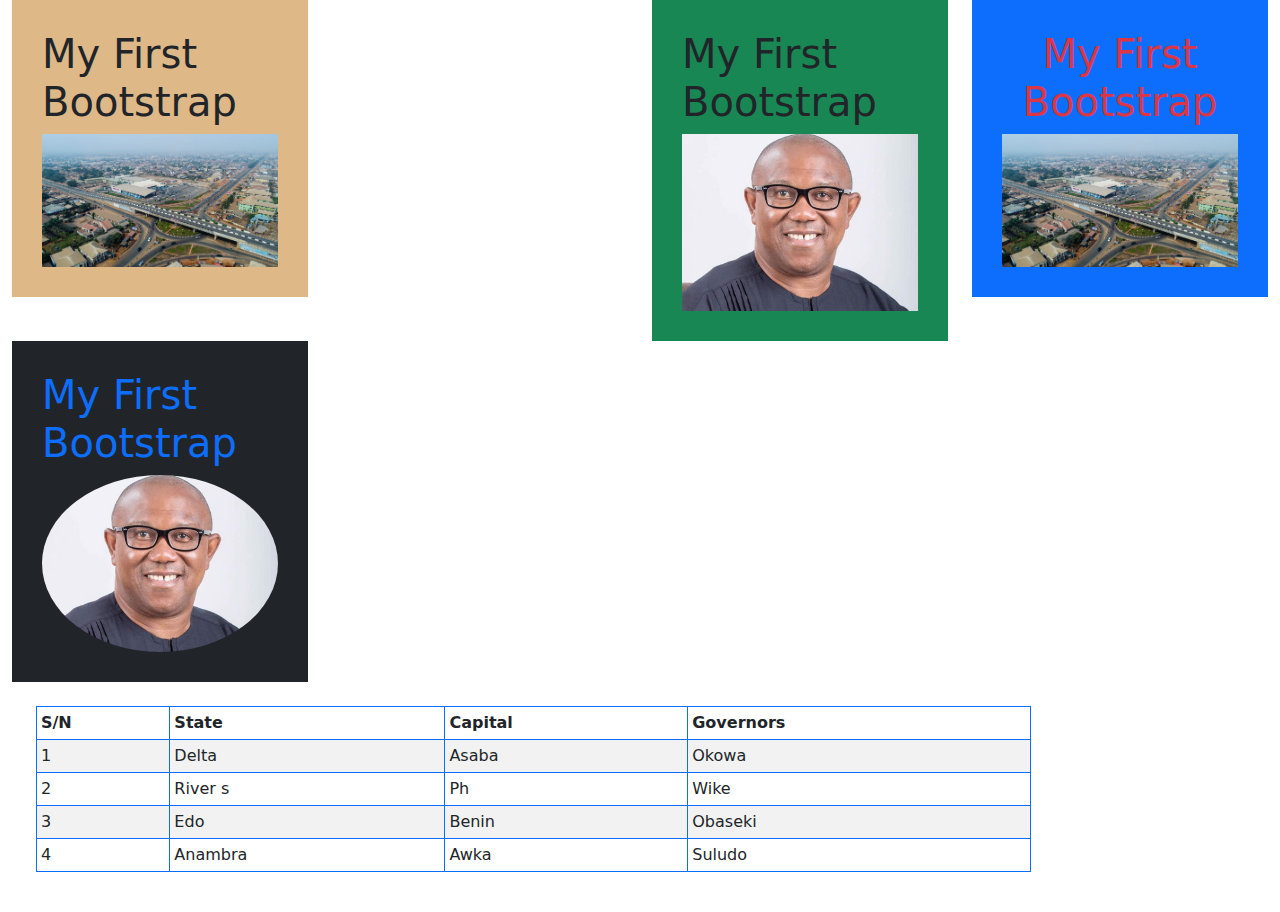
<file: Index.html>
<!DOCTYPE html>
<html lang="en">
<head>
    <meta charset="UTF-8">
    <meta http-equiv="X-UA-Compatible" content="IE=edge">
    <meta name="viewport" content="width=device-width, initial-scale=1.0">
    <title>Document</title>
   <!-- CSS only
<link href="https://cdn.jsdelivr.net/npm/bootstrap@5.2.2/dist/css/bootstrap.min.css" rel="stylesheet" integrity="sha384-Zenh87qX5JnK2Jl0vWa8Ck2rdkQ2Bzep5IDxbcnCeuOxjzrPF/et3URy9Bv1WTRi" crossorigin="anonymous"> -->
<link rel="stylesheet" href="css/bootstrap.min.css"/>
<link rel="stylesheet" href="style.css"/>
</head>

<body>
    <div class="container-fluid">
        <div class="row">
            <div class="col-md-6 col-sm-12 col-lg-3">
                <div class="box">
                 <h1> My First Bootstrap</h1>
                 <img class="img-fluid" src="Images/asaba.jpg">
                 </div>
            </div>

            <div class="col-md-6 offset-md-3 col-sm-12 col-lg-3">
             <div class="box bg-success">
                <h1> My First Bootstrap</h1>
                <img class="img-fluid" src="Images/obi.jpg">
             </div>
             </div>

            <div class="col-md-6 col-sm-12 col-lg-3">
             <div class="box bg-primary">
                <h1 class="text-danger text-md-center"> My First Bootstrap</h1>
                <img class="img-fluid" src="Images/asaba.jpg">
             </div>
            </div>

            <div class="col-md-6 col-sm-12 col-lg-3">
                <div class="box bg-dark">
                   <h1 class="text-primary text-md-left"> My First Bootstrap</h1>
                   <img class="img-fluid  rounded-circle" src="Images/obi.jpg">
                </div>
                </div>

        </div>


   <div class="row">
        <div class="col-10">
            <div class="p-4">
             <table class="table table-striped table-hover table-bordered border-primary table-responsive table-sm"> 
                <thead>
                     <tr> 
                          <th> S/N</th>
                          <th>State</th>
                          <th>Capital</th>
                          <th> Governors</th>
                    </tr>
            </thead>
            <tbody> 
              <tr> <td>1</td> <td> Delta </td> <td>Asaba</td> <td> Okowa</td>
              </tr>
              <tr> <td>2</td> <td> River                                                                                                                                                                                                                                                                                                                                                                                                                                                                                                                                                                                                                                                                                                                                                                                                                                                                                                                                                                                                                                                                                                                                                                                                                                                                                                                                                                                                                                                                                                                                                                                                                                                                                                                                                                                                                                                                                                                                                                                                                                                                                                                                                                                                                                                                                                                                                                                                                                                                                                                                                                                                                                                                                                                                                                                                                                                                                                                                                                                                s </td> <td>Ph</td> <td> Wike</td>
                <tr> <td>3</td> <td> Edo </td> <td>Benin</td> <td> Obaseki</td>
                  <tr> <td>4</td> <td> Anambra </td> <td>Awka</td> <td> Suludo</td>

    
            </tbody>
            </table>
            </div>
        </div>
    </div>






        <!-- <div class="row">
            <div class="col-4">
                <div class="box">
                    <h1>Bad Man Living</h1>
                </div>
            </div>
        

    
            <div class="col-5">
                <div class="box">
                    <h1>Living</h1>
                </div>
            </div>
        

    
            <div class="col-3">
                <div class="box">
                    <h1>Bad Man</h1>
                </div>
            </div>
        </div>







    </div> -->












<!-- JavaScript Bundle with Popper
<script src="https://cdn.jsdelivr.net/npm/bootstrap@5.2.2/dist/js/bootstrap.bundle.min.js" integrity="sha384-OERcA2EqjJCMA+/3y+gxIOqMEjwtxJY7qPCqsdltbNJuaOe923+mo//f6V8Qbsw3" crossorigin="anonymous"></script> -->
<script>src="js/bootsrap.min.js"</script>
</body>
</html>
</file>
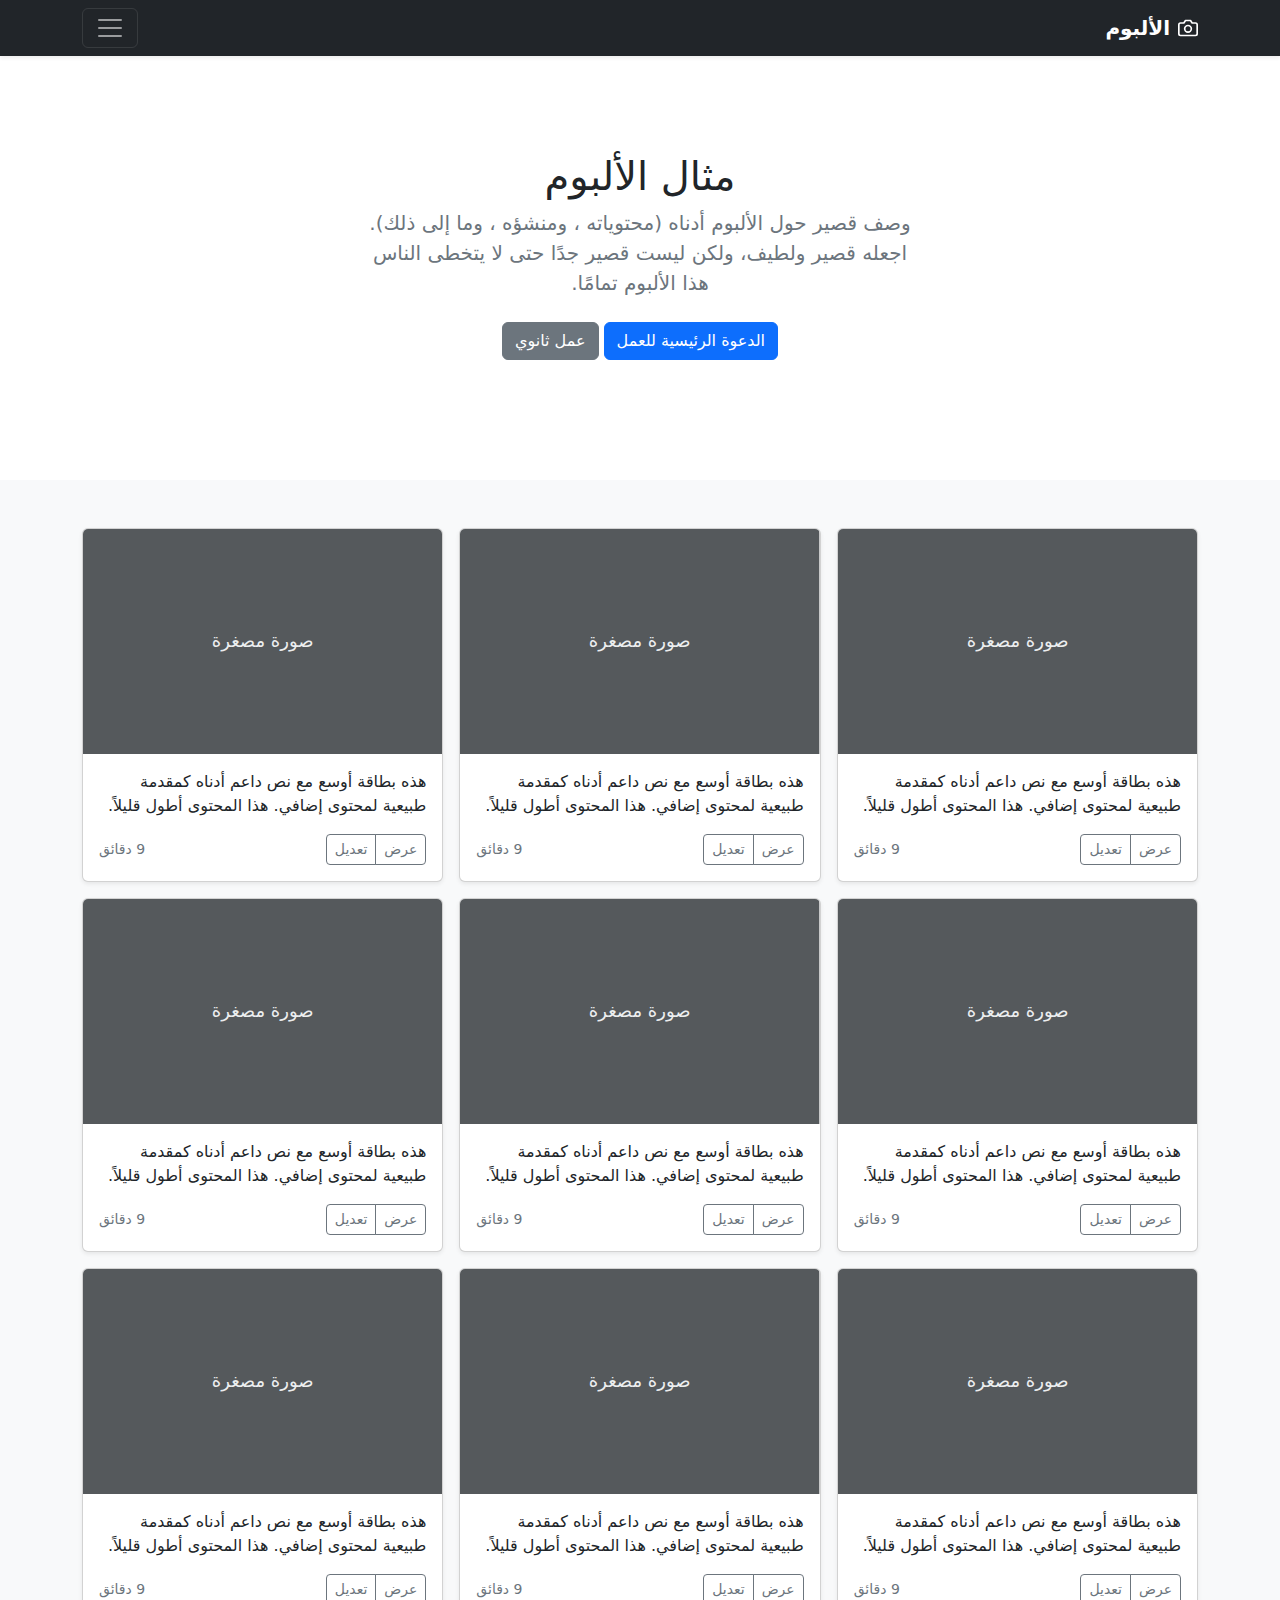
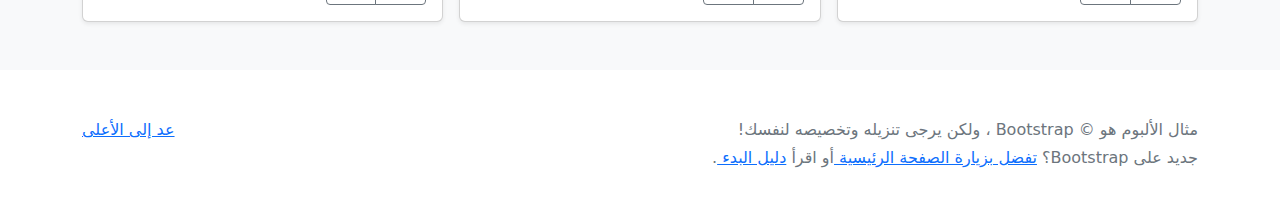
<file: bootstrap-5.2.2-examples/bootstrap-5.2.2-examples/album-rtl/index.html>
<!doctype html>
<html lang="ar" dir="rtl">
  <head>
    <meta charset="utf-8">
    <meta name="viewport" content="width=device-width, initial-scale=1">
    <meta name="description" content="">
    <meta name="author" content="Mark Otto, Jacob Thornton, and Bootstrap contributors">
    <meta name="generator" content="Hugo 0.104.2">
    <title>مثال الألبوم · Bootstrap v5.2</title>

    <link rel="canonical" href="https://getbootstrap.com/docs/5.2/examples/album-rtl/">

    

    

<link href="../assets/dist/css/bootstrap.rtl.min.css" rel="stylesheet">

    <style>
      .bd-placeholder-img {
        font-size: 1.125rem;
        text-anchor: middle;
        -webkit-user-select: none;
        -moz-user-select: none;
        user-select: none;
      }

      @media (min-width: 768px) {
        .bd-placeholder-img-lg {
          font-size: 3.5rem;
        }
      }

      .b-example-divider {
        height: 3rem;
        background-color: rgba(0, 0, 0, .1);
        border: solid rgba(0, 0, 0, .15);
        border-width: 1px 0;
        box-shadow: inset 0 .5em 1.5em rgba(0, 0, 0, .1), inset 0 .125em .5em rgba(0, 0, 0, .15);
      }

      .b-example-vr {
        flex-shrink: 0;
        width: 1.5rem;
        height: 100vh;
      }

      .bi {
        vertical-align: -.125em;
        fill: currentColor;
      }

      .nav-scroller {
        position: relative;
        z-index: 2;
        height: 2.75rem;
        overflow-y: hidden;
      }

      .nav-scroller .nav {
        display: flex;
        flex-wrap: nowrap;
        padding-bottom: 1rem;
        margin-top: -1px;
        overflow-x: auto;
        text-align: center;
        white-space: nowrap;
        -webkit-overflow-scrolling: touch;
      }
    </style>

    
  </head>
  <body>
    
<header>
  <div class="collapse bg-dark" id="navbarHeader">
    <div class="container">
      <div class="row">
        <div class="col-sm-8 col-md-7 py-4">
          <h4 class="text-white">حول</h4>
          <p class="text-muted">أضف بعض المعلومات حول الألبوم، المؤلف، أو أي سياق خلفية آخر. اجعلها بضع جمل حتى يتمكن الزوار من التقاط بعض التلميحات المفيدة. ثم اربطها ببعض مواقع التواصل الاجتماعي أو معلومات الاتصال.</p>
        </div>
        <div class="col-sm-4 offset-md-1 py-4">
          <h4 class="text-white">تواصل معي</h4>
          <ul class="list-unstyled">
            <li><a href="#" class="text-white">تابعني على تويتر</a></li>
            <li><a href="#" class="text-white">شاركني الإعجاب في فيسبوك</a></li>
            <li><a href="#" class="text-white">راسلني على البريد الإلكتروني</a></li>
          </ul>
        </div>
      </div>
    </div>
  </div>
  <div class="navbar navbar-dark bg-dark shadow-sm">
    <div class="container">
      <a href="#" class="navbar-brand d-flex align-items-center">
        <svg xmlns="http://www.w3.org/2000/svg" width="20" height="20" fill="none" stroke="currentColor" stroke-linecap="round" stroke-linejoin="round" stroke-width="2" aria-hidden="true" class="me-2" viewBox="0 0 24 24"><path d="M23 19a2 2 0 0 1-2 2H3a2 2 0 0 1-2-2V8a2 2 0 0 1 2-2h4l2-3h6l2 3h4a2 2 0 0 1 2 2z"/><circle cx="12" cy="13" r="4"/></svg>
        <strong>الألبوم</strong>
      </a>
      <button class="navbar-toggler" type="button" data-bs-toggle="collapse" data-bs-target="#navbarHeader" aria-controls="navbarHeader" aria-expanded="false" aria-label="تبديل التنقل">
        <span class="navbar-toggler-icon"></span>
      </button>
    </div>
  </div>
</header>

<main>

  <section class="py-5 text-center container">
    <div class="row py-lg-5">
      <div class="col-lg-6 col-md-8 mx-auto">
        <h1 class="fw-light">مثال الألبوم</h1>
        <p class="lead text-muted">وصف قصير حول الألبوم أدناه (محتوياته ، ومنشؤه ، وما إلى ذلك). اجعله قصير ولطيف، ولكن ليست قصير جدًا حتى لا يتخطى الناس هذا الألبوم تمامًا.</p>
        <p>
          <a href="#" class="btn btn-primary my-2">الدعوة الرئيسية للعمل</a>
          <a href="#" class="btn btn-secondary my-2">عمل ثانوي</a>
        </p>
      </div>
    </div>
  </section>

  <div class="album py-5 bg-light">
    <div class="container">

      <div class="row row-cols-1 row-cols-sm-2 row-cols-md-3 g-3">
        <div class="col">
          <div class="card shadow-sm">
            <svg class="bd-placeholder-img card-img-top" width="100%" height="225" xmlns="http://www.w3.org/2000/svg" role="img" aria-label="Placeholder: صورة مصغرة" preserveAspectRatio="xMidYMid slice" focusable="false"><title>Placeholder</title><rect width="100%" height="100%" fill="#55595c"/><text x="50%" y="50%" fill="#eceeef" dy=".3em">صورة مصغرة</text></svg>

            <div class="card-body">
              <p class="card-text">هذه بطاقة أوسع مع نص داعم أدناه كمقدمة طبيعية لمحتوى إضافي. هذا المحتوى أطول قليلاً.</p>
              <div class="d-flex justify-content-between align-items-center">
                <div class="btn-group">
                  <button type="button" class="btn btn-sm btn-outline-secondary">عرض</button>
                  <button type="button" class="btn btn-sm btn-outline-secondary">تعديل</button>
                </div>
                <small class="text-muted">9 دقائق</small>
              </div>
            </div>
          </div>
        </div>
        <div class="col">
          <div class="card shadow-sm">
            <svg class="bd-placeholder-img card-img-top" width="100%" height="225" xmlns="http://www.w3.org/2000/svg" role="img" aria-label="Placeholder: صورة مصغرة" preserveAspectRatio="xMidYMid slice" focusable="false"><title>Placeholder</title><rect width="100%" height="100%" fill="#55595c"/><text x="50%" y="50%" fill="#eceeef" dy=".3em">صورة مصغرة</text></svg>

            <div class="card-body">
              <p class="card-text">هذه بطاقة أوسع مع نص داعم أدناه كمقدمة طبيعية لمحتوى إضافي. هذا المحتوى أطول قليلاً.</p>
              <div class="d-flex justify-content-between align-items-center">
                <div class="btn-group">
                  <button type="button" class="btn btn-sm btn-outline-secondary">عرض</button>
                  <button type="button" class="btn btn-sm btn-outline-secondary">تعديل</button>
                </div>
                <small class="text-muted">9 دقائق</small>
              </div>
            </div>
          </div>
        </div>
        <div class="col">
          <div class="card shadow-sm">
            <svg class="bd-placeholder-img card-img-top" width="100%" height="225" xmlns="http://www.w3.org/2000/svg" role="img" aria-label="Placeholder: صورة مصغرة" preserveAspectRatio="xMidYMid slice" focusable="false"><title>Placeholder</title><rect width="100%" height="100%" fill="#55595c"/><text x="50%" y="50%" fill="#eceeef" dy=".3em">صورة مصغرة</text></svg>

            <div class="card-body">
              <p class="card-text">هذه بطاقة أوسع مع نص داعم أدناه كمقدمة طبيعية لمحتوى إضافي. هذا المحتوى أطول قليلاً.</p>
              <div class="d-flex justify-content-between align-items-center">
                <div class="btn-group">
                  <button type="button" class="btn btn-sm btn-outline-secondary">عرض</button>
                  <button type="button" class="btn btn-sm btn-outline-secondary">تعديل</button>
                </div>
                <small class="text-muted">9 دقائق</small>
              </div>
            </div>
          </div>
        </div>

        <div class="col">
          <div class="card shadow-sm">
            <svg class="bd-placeholder-img card-img-top" width="100%" height="225" xmlns="http://www.w3.org/2000/svg" role="img" aria-label="Placeholder: صورة مصغرة" preserveAspectRatio="xMidYMid slice" focusable="false"><title>Placeholder</title><rect width="100%" height="100%" fill="#55595c"/><text x="50%" y="50%" fill="#eceeef" dy=".3em">صورة مصغرة</text></svg>

            <div class="card-body">
              <p class="card-text">هذه بطاقة أوسع مع نص داعم أدناه كمقدمة طبيعية لمحتوى إضافي. هذا المحتوى أطول قليلاً.</p>
              <div class="d-flex justify-content-between align-items-center">
                <div class="btn-group">
                  <button type="button" class="btn btn-sm btn-outline-secondary">عرض</button>
                  <button type="button" class="btn btn-sm btn-outline-secondary">تعديل</button>
                </div>
                <small class="text-muted">9 دقائق</small>
              </div>
            </div>
          </div>
        </div>
        <div class="col">
          <div class="card shadow-sm">
            <svg class="bd-placeholder-img card-img-top" width="100%" height="225" xmlns="http://www.w3.org/2000/svg" role="img" aria-label="Placeholder: صورة مصغرة" preserveAspectRatio="xMidYMid slice" focusable="false"><title>Placeholder</title><rect width="100%" height="100%" fill="#55595c"/><text x="50%" y="50%" fill="#eceeef" dy=".3em">صورة مصغرة</text></svg>

            <div class="card-body">
              <p class="card-text">هذه بطاقة أوسع مع نص داعم أدناه كمقدمة طبيعية لمحتوى إضافي. هذا المحتوى أطول قليلاً.</p>
              <div class="d-flex justify-content-between align-items-center">
                <div class="btn-group">
                  <button type="button" class="btn btn-sm btn-outline-secondary">عرض</button>
                  <button type="button" class="btn btn-sm btn-outline-secondary">تعديل</button>
                </div>
                <small class="text-muted">9 دقائق</small>
              </div>
            </div>
          </div>
        </div>
        <div class="col">
          <div class="card shadow-sm">
            <svg class="bd-placeholder-img card-img-top" width="100%" height="225" xmlns="http://www.w3.org/2000/svg" role="img" aria-label="Placeholder: صورة مصغرة" preserveAspectRatio="xMidYMid slice" focusable="false"><title>Placeholder</title><rect width="100%" height="100%" fill="#55595c"/><text x="50%" y="50%" fill="#eceeef" dy=".3em">صورة مصغرة</text></svg>

            <div class="card-body">
              <p class="card-text">هذه بطاقة أوسع مع نص داعم أدناه كمقدمة طبيعية لمحتوى إضافي. هذا المحتوى أطول قليلاً.</p>
              <div class="d-flex justify-content-between align-items-center">
                <div class="btn-group">
                  <button type="button" class="btn btn-sm btn-outline-secondary">عرض</button>
                  <button type="button" class="btn btn-sm btn-outline-secondary">تعديل</button>
                </div>
                <small class="text-muted">9 دقائق</small>
              </div>
            </div>
          </div>
        </div>

        <div class="col">
          <div class="card shadow-sm">
            <svg class="bd-placeholder-img card-img-top" width="100%" height="225" xmlns="http://www.w3.org/2000/svg" role="img" aria-label="Placeholder: صورة مصغرة" preserveAspectRatio="xMidYMid slice" focusable="false"><title>Placeholder</title><rect width="100%" height="100%" fill="#55595c"/><text x="50%" y="50%" fill="#eceeef" dy=".3em">صورة مصغرة</text></svg>

            <div class="card-body">
              <p class="card-text">هذه بطاقة أوسع مع نص داعم أدناه كمقدمة طبيعية لمحتوى إضافي. هذا المحتوى أطول قليلاً.</p>
              <div class="d-flex justify-content-between align-items-center">
                <div class="btn-group">
                  <button type="button" class="btn btn-sm btn-outline-secondary">عرض</button>
                  <button type="button" class="btn btn-sm btn-outline-secondary">تعديل</button>
                </div>
                <small class="text-muted">9 دقائق</small>
              </div>
            </div>
          </div>
        </div>
        <div class="col">
          <div class="card shadow-sm">
            <svg class="bd-placeholder-img card-img-top" width="100%" height="225" xmlns="http://www.w3.org/2000/svg" role="img" aria-label="Placeholder: صورة مصغرة" preserveAspectRatio="xMidYMid slice" focusable="false"><title>Placeholder</title><rect width="100%" height="100%" fill="#55595c"/><text x="50%" y="50%" fill="#eceeef" dy=".3em">صورة مصغرة</text></svg>

            <div class="card-body">
              <p class="card-text">هذه بطاقة أوسع مع نص داعم أدناه كمقدمة طبيعية لمحتوى إضافي. هذا المحتوى أطول قليلاً.</p>
              <div class="d-flex justify-content-between align-items-center">
                <div class="btn-group">
                  <button type="button" class="btn btn-sm btn-outline-secondary">عرض</button>
                  <button type="button" class="btn btn-sm btn-outline-secondary">تعديل</button>
                </div>
                <small class="text-muted">9 دقائق</small>
              </div>
            </div>
          </div>
        </div>
        <div class="col">
          <div class="card shadow-sm">
            <svg class="bd-placeholder-img card-img-top" width="100%" height="225" xmlns="http://www.w3.org/2000/svg" role="img" aria-label="Placeholder: صورة مصغرة" preserveAspectRatio="xMidYMid slice" focusable="false"><title>Placeholder</title><rect width="100%" height="100%" fill="#55595c"/><text x="50%" y="50%" fill="#eceeef" dy=".3em">صورة مصغرة</text></svg>

            <div class="card-body">
              <p class="card-text">هذه بطاقة أوسع مع نص داعم أدناه كمقدمة طبيعية لمحتوى إضافي. هذا المحتوى أطول قليلاً.</p>
              <div class="d-flex justify-content-between align-items-center">
                <div class="btn-group">
                  <button type="button" class="btn btn-sm btn-outline-secondary">عرض</button>
                  <button type="button" class="btn btn-sm btn-outline-secondary">تعديل</button>
                </div>
                <small class="text-muted">9 دقائق</small>
              </div>
            </div>
          </div>
        </div>
      </div>
    </div>
  </div>

</main>

<footer class="text-muted py-5">
  <div class="container">
    <p class="float-end mb-1">
      <a href="#">عد إلى الأعلى</a>
    </p>
    <p class="mb-1">مثال الألبوم هو © Bootstrap ، ولكن يرجى تنزيله وتخصيصه لنفسك!</p>
    <p class="mb-0">جديد على Bootstrap؟ <a href="/"> تفضل بزيارة الصفحة الرئيسية </a> أو اقرأ <a href="../getting-started/introduction/ "> دليل البدء </a>.</p>
  </div>
</footer>


    <script src="../assets/dist/js/bootstrap.bundle.min.js"></script>

      
  </body>
</html>
</file>
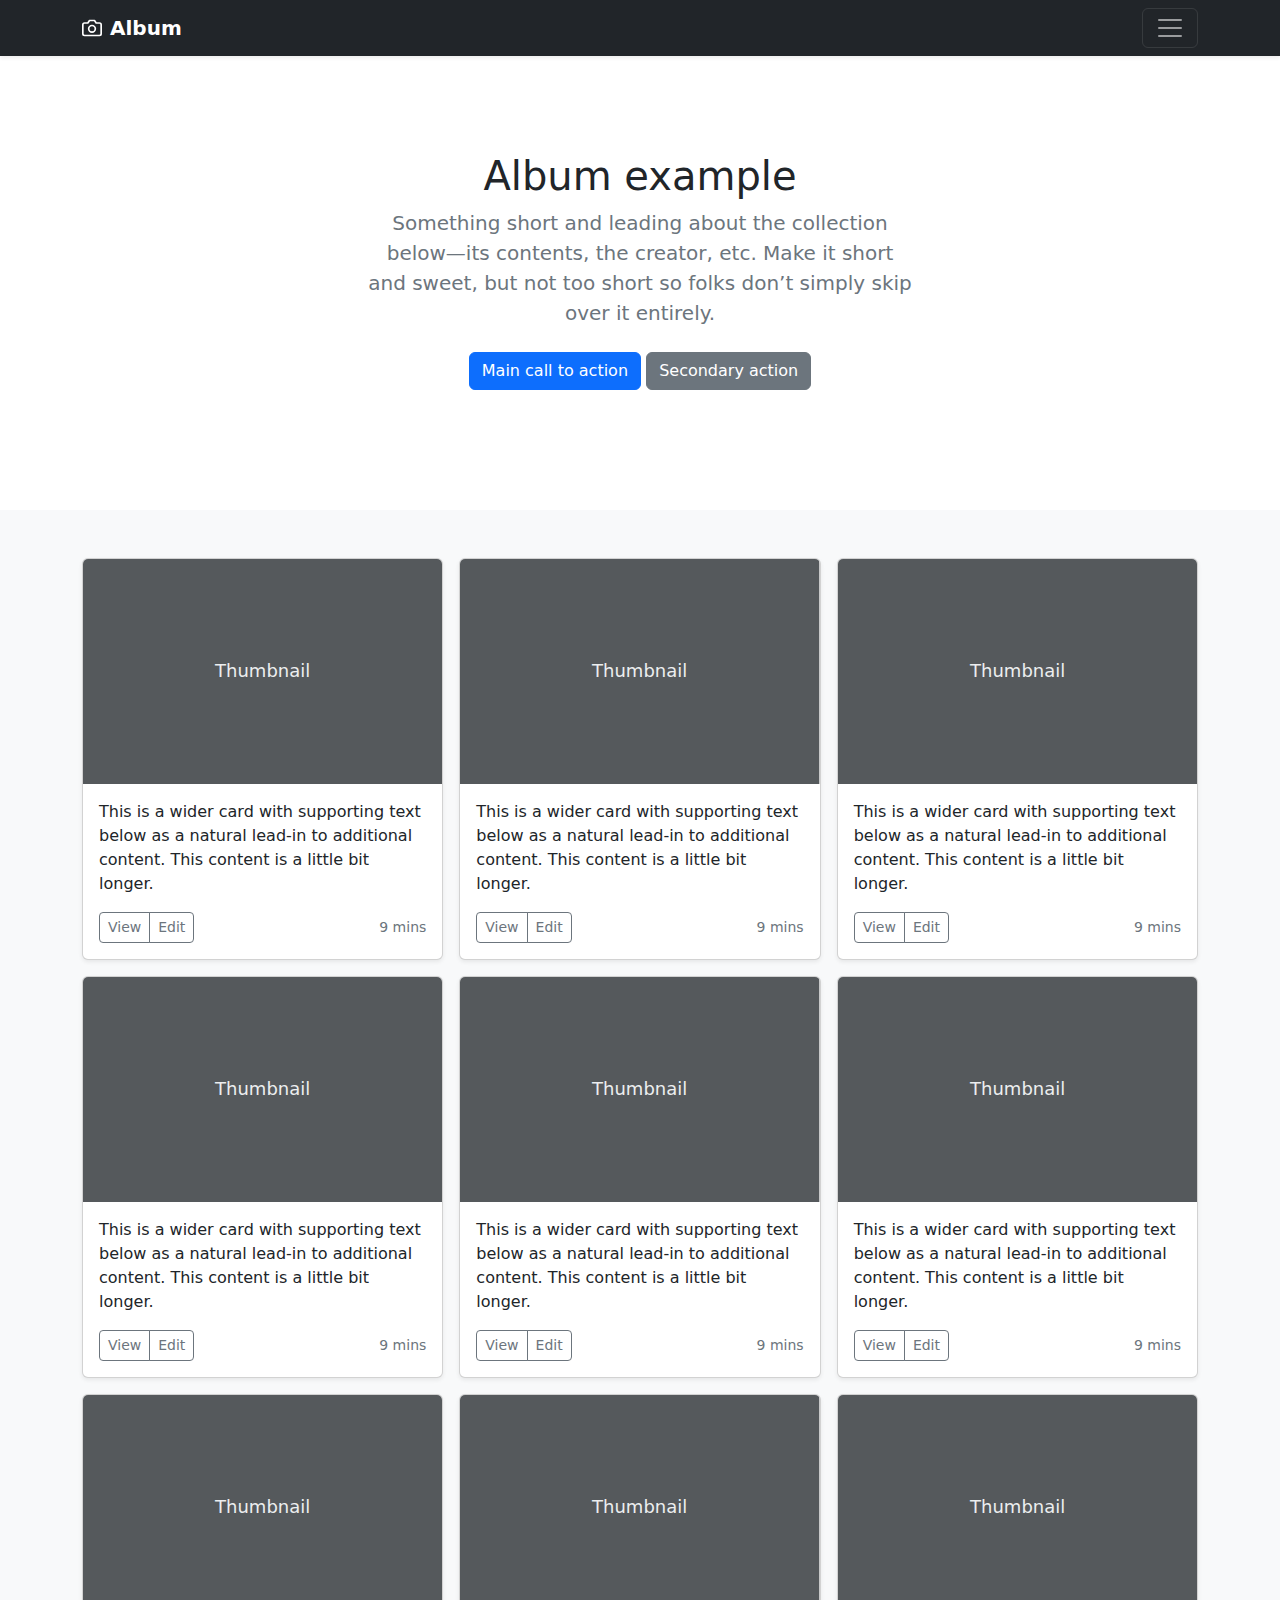
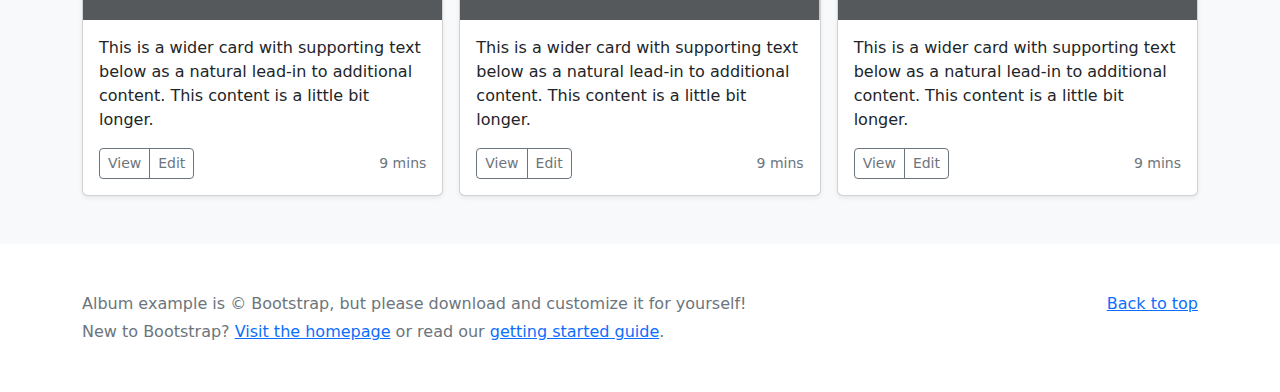
<file: bootstrap-5.2.2-examples/bootstrap-5.2.2-examples/album/index.html>
<!doctype html>
<html lang="en">
  <head>
    <meta charset="utf-8">
    <meta name="viewport" content="width=device-width, initial-scale=1">
    <meta name="description" content="">
    <meta name="author" content="Mark Otto, Jacob Thornton, and Bootstrap contributors">
    <meta name="generator" content="Hugo 0.104.2">
    <title>Album example · Bootstrap v5.2</title>

    <link rel="canonical" href="https://getbootstrap.com/docs/5.2/examples/album/">

    

    

<link href="../assets/dist/css/bootstrap.min.css" rel="stylesheet">

    <style>
      .bd-placeholder-img {
        font-size: 1.125rem;
        text-anchor: middle;
        -webkit-user-select: none;
        -moz-user-select: none;
        user-select: none;
      }

      @media (min-width: 768px) {
        .bd-placeholder-img-lg {
          font-size: 3.5rem;
        }
      }

      .b-example-divider {
        height: 3rem;
        background-color: rgba(0, 0, 0, .1);
        border: solid rgba(0, 0, 0, .15);
        border-width: 1px 0;
        box-shadow: inset 0 .5em 1.5em rgba(0, 0, 0, .1), inset 0 .125em .5em rgba(0, 0, 0, .15);
      }

      .b-example-vr {
        flex-shrink: 0;
        width: 1.5rem;
        height: 100vh;
      }

      .bi {
        vertical-align: -.125em;
        fill: currentColor;
      }

      .nav-scroller {
        position: relative;
        z-index: 2;
        height: 2.75rem;
        overflow-y: hidden;
      }

      .nav-scroller .nav {
        display: flex;
        flex-wrap: nowrap;
        padding-bottom: 1rem;
        margin-top: -1px;
        overflow-x: auto;
        text-align: center;
        white-space: nowrap;
        -webkit-overflow-scrolling: touch;
      }
    </style>

    
  </head>
  <body>
    
<header>
  <div class="collapse bg-dark" id="navbarHeader">
    <div class="container">
      <div class="row">
        <div class="col-sm-8 col-md-7 py-4">
          <h4 class="text-white">About</h4>
          <p class="text-muted">Add some information about the album below, the author, or any other background context. Make it a few sentences long so folks can pick up some informative tidbits. Then, link them off to some social networking sites or contact information.</p>
        </div>
        <div class="col-sm-4 offset-md-1 py-4">
          <h4 class="text-white">Contact</h4>
          <ul class="list-unstyled">
            <li><a href="#" class="text-white">Follow on Twitter</a></li>
            <li><a href="#" class="text-white">Like on Facebook</a></li>
            <li><a href="#" class="text-white">Email me</a></li>
          </ul>
        </div>
      </div>
    </div>
  </div>
  <div class="navbar navbar-dark bg-dark shadow-sm">
    <div class="container">
      <a href="#" class="navbar-brand d-flex align-items-center">
        <svg xmlns="http://www.w3.org/2000/svg" width="20" height="20" fill="none" stroke="currentColor" stroke-linecap="round" stroke-linejoin="round" stroke-width="2" aria-hidden="true" class="me-2" viewBox="0 0 24 24"><path d="M23 19a2 2 0 0 1-2 2H3a2 2 0 0 1-2-2V8a2 2 0 0 1 2-2h4l2-3h6l2 3h4a2 2 0 0 1 2 2z"/><circle cx="12" cy="13" r="4"/></svg>
        <strong>Album</strong>
      </a>
      <button class="navbar-toggler" type="button" data-bs-toggle="collapse" data-bs-target="#navbarHeader" aria-controls="navbarHeader" aria-expanded="false" aria-label="Toggle navigation">
        <span class="navbar-toggler-icon"></span>
      </button>
    </div>
  </div>
</header>

<main>

  <section class="py-5 text-center container">
    <div class="row py-lg-5">
      <div class="col-lg-6 col-md-8 mx-auto">
        <h1 class="fw-light">Album example</h1>
        <p class="lead text-muted">Something short and leading about the collection below—its contents, the creator, etc. Make it short and sweet, but not too short so folks don’t simply skip over it entirely.</p>
        <p>
          <a href="#" class="btn btn-primary my-2">Main call to action</a>
          <a href="#" class="btn btn-secondary my-2">Secondary action</a>
        </p>
      </div>
    </div>
  </section>

  <div class="album py-5 bg-light">
    <div class="container">

      <div class="row row-cols-1 row-cols-sm-2 row-cols-md-3 g-3">
        <div class="col">
          <div class="card shadow-sm">
            <svg class="bd-placeholder-img card-img-top" width="100%" height="225" xmlns="http://www.w3.org/2000/svg" role="img" aria-label="Placeholder: Thumbnail" preserveAspectRatio="xMidYMid slice" focusable="false"><title>Placeholder</title><rect width="100%" height="100%" fill="#55595c"/><text x="50%" y="50%" fill="#eceeef" dy=".3em">Thumbnail</text></svg>

            <div class="card-body">
              <p class="card-text">This is a wider card with supporting text below as a natural lead-in to additional content. This content is a little bit longer.</p>
              <div class="d-flex justify-content-between align-items-center">
                <div class="btn-group">
                  <button type="button" class="btn btn-sm btn-outline-secondary">View</button>
                  <button type="button" class="btn btn-sm btn-outline-secondary">Edit</button>
                </div>
                <small class="text-muted">9 mins</small>
              </div>
            </div>
          </div>
        </div>
        <div class="col">
          <div class="card shadow-sm">
            <svg class="bd-placeholder-img card-img-top" width="100%" height="225" xmlns="http://www.w3.org/2000/svg" role="img" aria-label="Placeholder: Thumbnail" preserveAspectRatio="xMidYMid slice" focusable="false"><title>Placeholder</title><rect width="100%" height="100%" fill="#55595c"/><text x="50%" y="50%" fill="#eceeef" dy=".3em">Thumbnail</text></svg>

            <div class="card-body">
              <p class="card-text">This is a wider card with supporting text below as a natural lead-in to additional content. This content is a little bit longer.</p>
              <div class="d-flex justify-content-between align-items-center">
                <div class="btn-group">
                  <button type="button" class="btn btn-sm btn-outline-secondary">View</button>
                  <button type="button" class="btn btn-sm btn-outline-secondary">Edit</button>
                </div>
                <small class="text-muted">9 mins</small>
              </div>
            </div>
          </div>
        </div>
        <div class="col">
          <div class="card shadow-sm">
            <svg class="bd-placeholder-img card-img-top" width="100%" height="225" xmlns="http://www.w3.org/2000/svg" role="img" aria-label="Placeholder: Thumbnail" preserveAspectRatio="xMidYMid slice" focusable="false"><title>Placeholder</title><rect width="100%" height="100%" fill="#55595c"/><text x="50%" y="50%" fill="#eceeef" dy=".3em">Thumbnail</text></svg>

            <div class="card-body">
              <p class="card-text">This is a wider card with supporting text below as a natural lead-in to additional content. This content is a little bit longer.</p>
              <div class="d-flex justify-content-between align-items-center">
                <div class="btn-group">
                  <button type="button" class="btn btn-sm btn-outline-secondary">View</button>
                  <button type="button" class="btn btn-sm btn-outline-secondary">Edit</button>
                </div>
                <small class="text-muted">9 mins</small>
              </div>
            </div>
          </div>
        </div>

        <div class="col">
          <div class="card shadow-sm">
            <svg class="bd-placeholder-img card-img-top" width="100%" height="225" xmlns="http://www.w3.org/2000/svg" role="img" aria-label="Placeholder: Thumbnail" preserveAspectRatio="xMidYMid slice" focusable="false"><title>Placeholder</title><rect width="100%" height="100%" fill="#55595c"/><text x="50%" y="50%" fill="#eceeef" dy=".3em">Thumbnail</text></svg>

            <div class="card-body">
              <p class="card-text">This is a wider card with supporting text below as a natural lead-in to additional content. This content is a little bit longer.</p>
              <div class="d-flex justify-content-between align-items-center">
                <div class="btn-group">
                  <button type="button" class="btn btn-sm btn-outline-secondary">View</button>
                  <button type="button" class="btn btn-sm btn-outline-secondary">Edit</button>
                </div>
                <small class="text-muted">9 mins</small>
              </div>
            </div>
          </div>
        </div>
        <div class="col">
          <div class="card shadow-sm">
            <svg class="bd-placeholder-img card-img-top" width="100%" height="225" xmlns="http://www.w3.org/2000/svg" role="img" aria-label="Placeholder: Thumbnail" preserveAspectRatio="xMidYMid slice" focusable="false"><title>Placeholder</title><rect width="100%" height="100%" fill="#55595c"/><text x="50%" y="50%" fill="#eceeef" dy=".3em">Thumbnail</text></svg>

            <div class="card-body">
              <p class="card-text">This is a wider card with supporting text below as a natural lead-in to additional content. This content is a little bit longer.</p>
              <div class="d-flex justify-content-between align-items-center">
                <div class="btn-group">
                  <button type="button" class="btn btn-sm btn-outline-secondary">View</button>
                  <button type="button" class="btn btn-sm btn-outline-secondary">Edit</button>
                </div>
                <small class="text-muted">9 mins</small>
              </div>
            </div>
          </div>
        </div>
        <div class="col">
          <div class="card shadow-sm">
            <svg class="bd-placeholder-img card-img-top" width="100%" height="225" xmlns="http://www.w3.org/2000/svg" role="img" aria-label="Placeholder: Thumbnail" preserveAspectRatio="xMidYMid slice" focusable="false"><title>Placeholder</title><rect width="100%" height="100%" fill="#55595c"/><text x="50%" y="50%" fill="#eceeef" dy=".3em">Thumbnail</text></svg>

            <div class="card-body">
              <p class="card-text">This is a wider card with supporting text below as a natural lead-in to additional content. This content is a little bit longer.</p>
              <div class="d-flex justify-content-between align-items-center">
                <div class="btn-group">
                  <button type="button" class="btn btn-sm btn-outline-secondary">View</button>
                  <button type="button" class="btn btn-sm btn-outline-secondary">Edit</button>
                </div>
                <small class="text-muted">9 mins</small>
              </div>
            </div>
          </div>
        </div>

        <div class="col">
          <div class="card shadow-sm">
            <svg class="bd-placeholder-img card-img-top" width="100%" height="225" xmlns="http://www.w3.org/2000/svg" role="img" aria-label="Placeholder: Thumbnail" preserveAspectRatio="xMidYMid slice" focusable="false"><title>Placeholder</title><rect width="100%" height="100%" fill="#55595c"/><text x="50%" y="50%" fill="#eceeef" dy=".3em">Thumbnail</text></svg>

            <div class="card-body">
              <p class="card-text">This is a wider card with supporting text below as a natural lead-in to additional content. This content is a little bit longer.</p>
              <div class="d-flex justify-content-between align-items-center">
                <div class="btn-group">
                  <button type="button" class="btn btn-sm btn-outline-secondary">View</button>
                  <button type="button" class="btn btn-sm btn-outline-secondary">Edit</button>
                </div>
                <small class="text-muted">9 mins</small>
              </div>
            </div>
          </div>
        </div>
        <div class="col">
          <div class="card shadow-sm">
            <svg class="bd-placeholder-img card-img-top" width="100%" height="225" xmlns="http://www.w3.org/2000/svg" role="img" aria-label="Placeholder: Thumbnail" preserveAspectRatio="xMidYMid slice" focusable="false"><title>Placeholder</title><rect width="100%" height="100%" fill="#55595c"/><text x="50%" y="50%" fill="#eceeef" dy=".3em">Thumbnail</text></svg>

            <div class="card-body">
              <p class="card-text">This is a wider card with supporting text below as a natural lead-in to additional content. This content is a little bit longer.</p>
              <div class="d-flex justify-content-between align-items-center">
                <div class="btn-group">
                  <button type="button" class="btn btn-sm btn-outline-secondary">View</button>
                  <button type="button" class="btn btn-sm btn-outline-secondary">Edit</button>
                </div>
                <small class="text-muted">9 mins</small>
              </div>
            </div>
          </div>
        </div>
        <div class="col">
          <div class="card shadow-sm">
            <svg class="bd-placeholder-img card-img-top" width="100%" height="225" xmlns="http://www.w3.org/2000/svg" role="img" aria-label="Placeholder: Thumbnail" preserveAspectRatio="xMidYMid slice" focusable="false"><title>Placeholder</title><rect width="100%" height="100%" fill="#55595c"/><text x="50%" y="50%" fill="#eceeef" dy=".3em">Thumbnail</text></svg>

            <div class="card-body">
              <p class="card-text">This is a wider card with supporting text below as a natural lead-in to additional content. This content is a little bit longer.</p>
              <div class="d-flex justify-content-between align-items-center">
                <div class="btn-group">
                  <button type="button" class="btn btn-sm btn-outline-secondary">View</button>
                  <button type="button" class="btn btn-sm btn-outline-secondary">Edit</button>
                </div>
                <small class="text-muted">9 mins</small>
              </div>
            </div>
          </div>
        </div>
      </div>
    </div>
  </div>

</main>

<footer class="text-muted py-5">
  <div class="container">
    <p class="float-end mb-1">
      <a href="#">Back to top</a>
    </p>
    <p class="mb-1">Album example is &copy; Bootstrap, but please download and customize it for yourself!</p>
    <p class="mb-0">New to Bootstrap? <a href="/">Visit the homepage</a> or read our <a href="../getting-started/introduction/">getting started guide</a>.</p>
  </div>
</footer>


    <script src="../assets/dist/js/bootstrap.bundle.min.js"></script>

      
  </body>
</html>
</file>
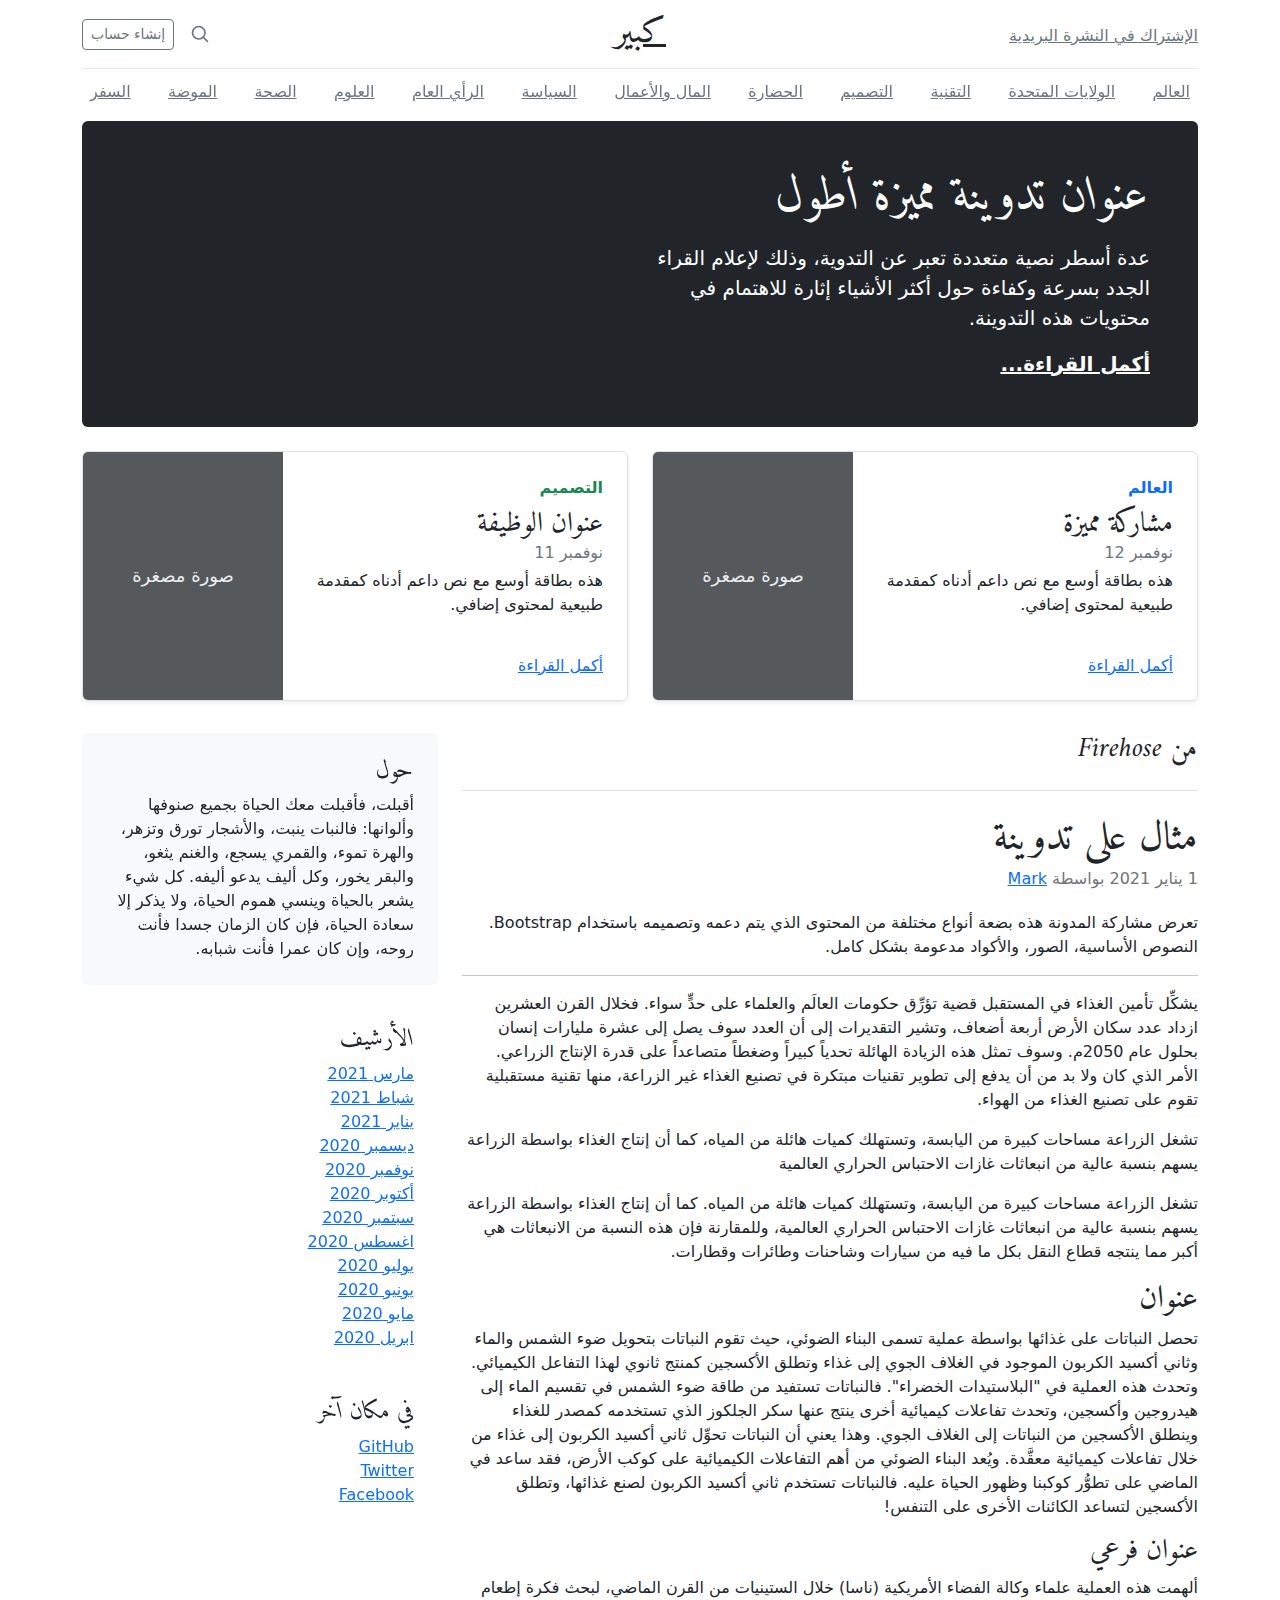
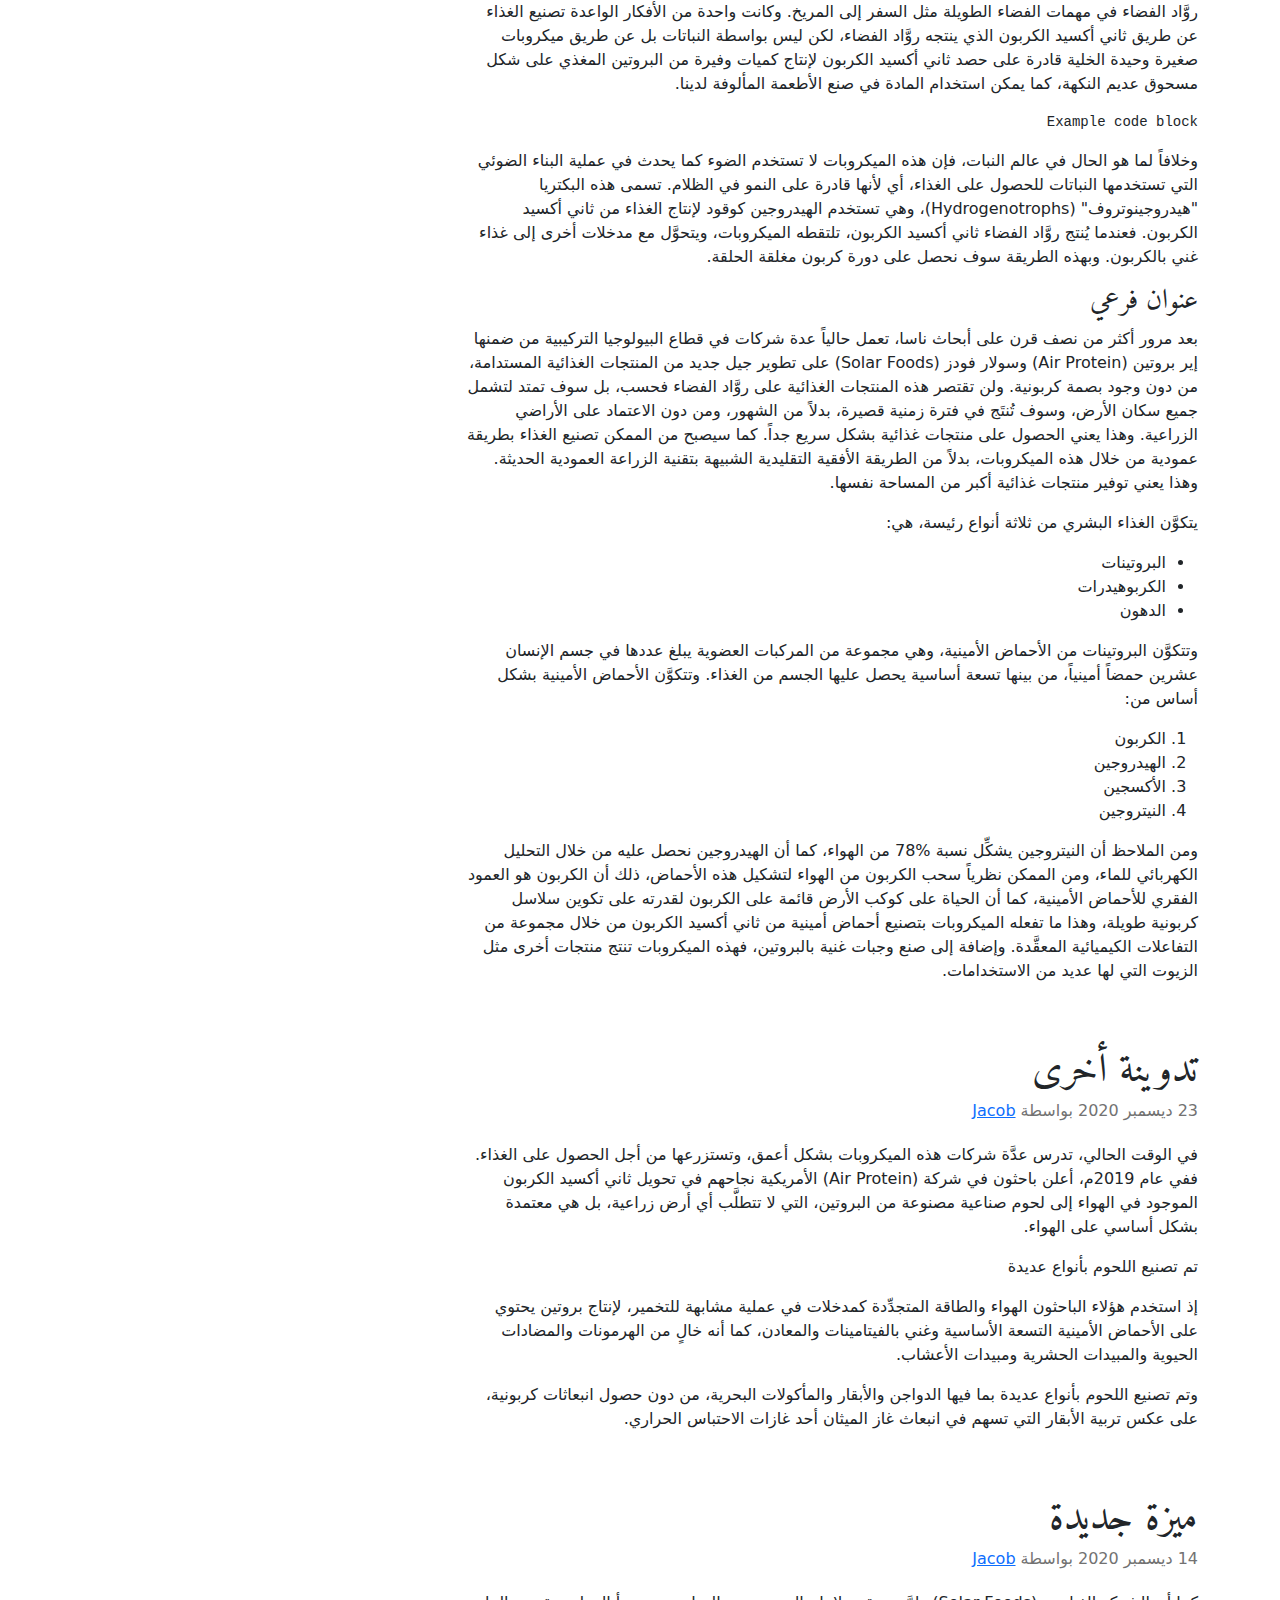
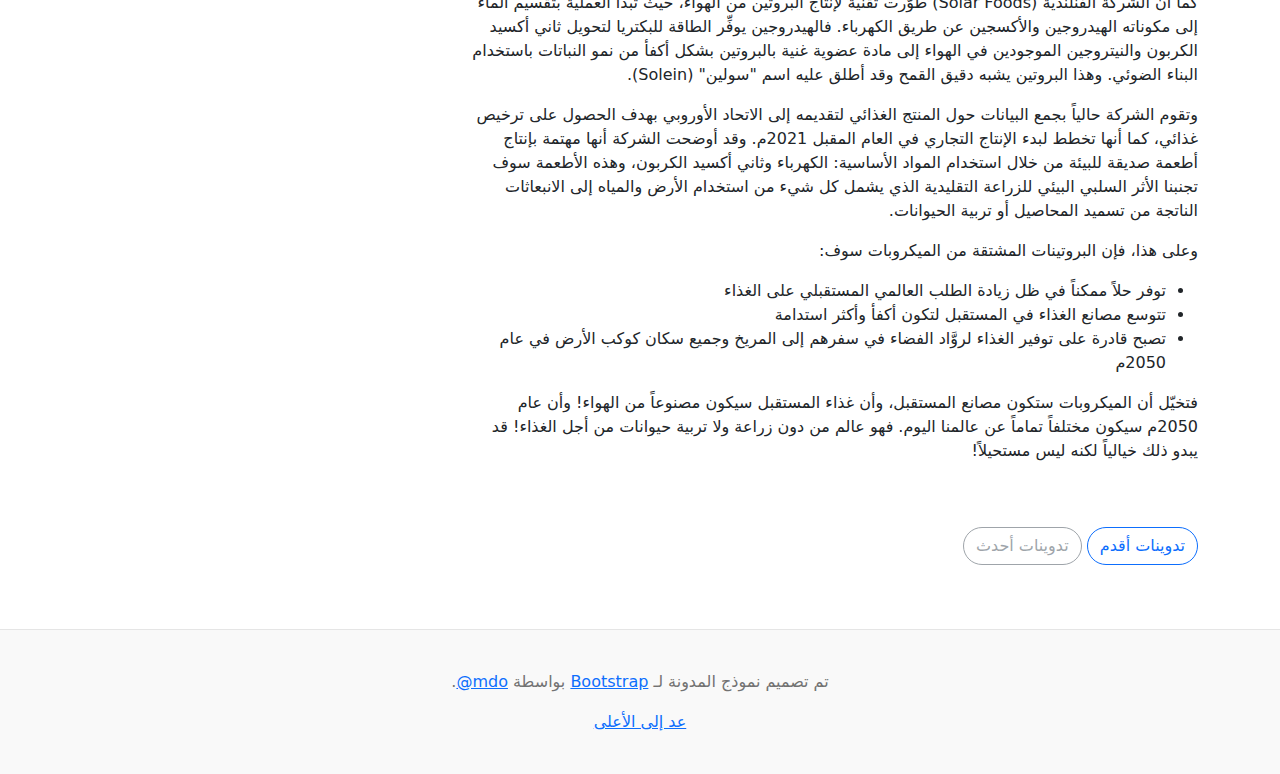
<file: bootstrap-5.2.2-examples/bootstrap-5.2.2-examples/blog-rtl/index.html>
<!doctype html>
<html lang="ar" dir="rtl">
  <head>
    <meta charset="utf-8">
    <meta name="viewport" content="width=device-width, initial-scale=1">
    <meta name="description" content="">
    <meta name="author" content="Mark Otto, Jacob Thornton, and Bootstrap contributors">
    <meta name="generator" content="Hugo 0.104.2">
    <title>قالب المدونة · Bootstrap v5.2</title>

    <link rel="canonical" href="https://getbootstrap.com/docs/5.2/examples/blog-rtl/">

    

    

<link href="../assets/dist/css/bootstrap.rtl.min.css" rel="stylesheet">

    <style>
      .bd-placeholder-img {
        font-size: 1.125rem;
        text-anchor: middle;
        -webkit-user-select: none;
        -moz-user-select: none;
        user-select: none;
      }

      @media (min-width: 768px) {
        .bd-placeholder-img-lg {
          font-size: 3.5rem;
        }
      }

      .b-example-divider {
        height: 3rem;
        background-color: rgba(0, 0, 0, .1);
        border: solid rgba(0, 0, 0, .15);
        border-width: 1px 0;
        box-shadow: inset 0 .5em 1.5em rgba(0, 0, 0, .1), inset 0 .125em .5em rgba(0, 0, 0, .15);
      }

      .b-example-vr {
        flex-shrink: 0;
        width: 1.5rem;
        height: 100vh;
      }

      .bi {
        vertical-align: -.125em;
        fill: currentColor;
      }

      .nav-scroller {
        position: relative;
        z-index: 2;
        height: 2.75rem;
        overflow-y: hidden;
      }

      .nav-scroller .nav {
        display: flex;
        flex-wrap: nowrap;
        padding-bottom: 1rem;
        margin-top: -1px;
        overflow-x: auto;
        text-align: center;
        white-space: nowrap;
        -webkit-overflow-scrolling: touch;
      }
    </style>

    
    <!-- Custom styles for this template -->
    <link href="https://fonts.googleapis.com/css?family=Amiri:wght@400;700&amp;display=swap" rel="stylesheet">
    <!-- Custom styles for this template -->
    <link href="../blog/blog.rtl.css" rel="stylesheet">
  </head>
  <body>
    
<div class="container">
  <header class="blog-header lh-1 py-3">
    <div class="row flex-nowrap justify-content-between align-items-center">
      <div class="col-4 pt-1">
        <a class="link-secondary" href="#">الإشتراك في النشرة البريدية</a>
      </div>
      <div class="col-4 text-center">
        <a class="blog-header-logo text-dark" href="#">كبير</a>
      </div>
      <div class="col-4 d-flex justify-content-end align-items-center">
        <a class="link-secondary" href="#" aria-label="بحث">
          <svg xmlns="http://www.w3.org/2000/svg" width="20" height="20" fill="none" stroke="currentColor" stroke-linecap="round" stroke-linejoin="round" stroke-width="2" class="mx-3" role="img" viewBox="0 0 24 24"><title>بحث</title><circle cx="10.5" cy="10.5" r="7.5"/><path d="M21 21l-5.2-5.2"/></svg>
        </a>
        <a class="btn btn-sm btn-outline-secondary" href="#">إنشاء حساب</a>
      </div>
    </div>
  </header>

  <div class="nav-scroller py-1 mb-2">
    <nav class="nav d-flex justify-content-between">
      <a class="p-2 link-secondary" href="#">العالم</a>
      <a class="p-2 link-secondary" href="#">الولايات المتحدة</a>
      <a class="p-2 link-secondary" href="#">التقنية</a>
      <a class="p-2 link-secondary" href="#">التصميم</a>
      <a class="p-2 link-secondary" href="#">الحضارة</a>
      <a class="p-2 link-secondary" href="#">المال والأعمال</a>
      <a class="p-2 link-secondary" href="#">السياسة</a>
      <a class="p-2 link-secondary" href="#">الرأي العام</a>
      <a class="p-2 link-secondary" href="#">العلوم</a>
      <a class="p-2 link-secondary" href="#">الصحة</a>
      <a class="p-2 link-secondary" href="#">الموضة</a>
      <a class="p-2 link-secondary" href="#">السفر</a>
    </nav>
  </div>
</div>

<main class="container">
  <div class="p-4 p-md-5 mb-4 rounded text-bg-dark">
    <div class="col-md-6 px-0">
      <h1 class="display-4 fst-italic">عنوان تدوينة مميزة أطول</h1>
      <p class="lead my-3">عدة أسطر نصية متعددة تعبر عن التدوية، وذلك لإعلام القراء الجدد بسرعة وكفاءة حول أكثر الأشياء إثارة للاهتمام في محتويات هذه التدوينة.</p>
      <p class="lead mb-0"><a href="#" class="text-white fw-bold">أكمل القراءة...</a></p>
    </div>
  </div>

  <div class="row mb-2">
    <div class="col-md-6">
      <div class="row g-0 border rounded overflow-hidden flex-md-row mb-4 shadow-sm h-md-250 position-relative">
        <div class="col p-4 d-flex flex-column position-static">
          <strong class="d-inline-block mb-2 text-primary">العالم</strong>
          <h3 class="mb-0">مشاركة مميزة</h3>
          <div class="mb-1 text-muted">نوفمبر 12</div>
          <p class="card-text mb-auto">هذه بطاقة أوسع مع نص داعم أدناه كمقدمة طبيعية لمحتوى إضافي.</p>
          <a href="#" class="stretched-link">أكمل القراءة</a>
        </div>
        <div class="col-auto d-none d-lg-block">
          <svg class="bd-placeholder-img" width="200" height="250" xmlns="http://www.w3.org/2000/svg" role="img" aria-label="Placeholder: صورة مصغرة" preserveAspectRatio="xMidYMid slice" focusable="false"><title>Placeholder</title><rect width="100%" height="100%" fill="#55595c"/><text x="50%" y="50%" fill="#eceeef" dy=".3em">صورة مصغرة</text></svg>

        </div>
      </div>
    </div>
    <div class="col-md-6">
      <div class="row g-0 border rounded overflow-hidden flex-md-row mb-4 shadow-sm h-md-250 position-relative">
        <div class="col p-4 d-flex flex-column position-static">
          <strong class="d-inline-block mb-2 text-success">التصميم</strong>
          <h3 class="mb-0">عنوان الوظيفة</h3>
          <div class="mb-1 text-muted">نوفمبر 11</div>
          <p class="mb-auto">هذه بطاقة أوسع مع نص داعم أدناه كمقدمة طبيعية لمحتوى إضافي.</p>
          <a href="#" class="stretched-link">أكمل القراءة</a>
        </div>
        <div class="col-auto d-none d-lg-block">
          <svg class="bd-placeholder-img" width="200" height="250" xmlns="http://www.w3.org/2000/svg" role="img" aria-label="Placeholder: صورة مصغرة" preserveAspectRatio="xMidYMid slice" focusable="false"><title>Placeholder</title><rect width="100%" height="100%" fill="#55595c"/><text x="50%" y="50%" fill="#eceeef" dy=".3em">صورة مصغرة</text></svg>

        </div>
      </div>
    </div>
  </div>

  <div class="row">
    <div class="col-md-8">
      <h3 class="pb-4 mb-4 fst-italic border-bottom">
        من Firehose
      </h3>

      <article class="blog-post">
        <h2 class="blog-post-title mb-1">مثال على تدوينة</h2>
        <p class="blog-post-meta">1 يناير 2021 بواسطة <a href="#"> Mark </a></p>

        <p>تعرض مشاركة المدونة هذه بضعة أنواع مختلفة من المحتوى الذي يتم دعمه وتصميمه باستخدام Bootstrap. النصوص الأساسية، الصور، والأكواد مدعومة بشكل كامل.</p>
        <hr>
        <p>يشكِّل تأمين الغذاء في المستقبل قضية تؤرِّق حكومات العالَم والعلماء على حدٍّ سواء. فخلال القرن العشرين ازداد عدد سكان الأرض أربعة أضعاف، وتشير التقديرات إلى أن العدد سوف يصل إلى عشرة مليارات إنسان بحلول عام 2050م. وسوف تمثل هذه الزيادة الهائلة تحدياً كبيراً وضغطاً متصاعداً على قدرة الإنتاج الزراعي. الأمر الذي كان ولا بد من أن يدفع إلى تطوير تقنيات مبتكرة في تصنيع الغذاء غير الزراعة، منها تقنية مستقبلية تقوم على تصنيع الغذاء من الهواء.</p>
        <blockquote>
          <p>تشغل الزراعة مساحات كبيرة من اليابسة، وتستهلك كميات هائلة من المياه، كما أن إنتاج الغذاء بواسطة الزراعة يسهم بنسبة عالية من انبعاثات غازات الاحتباس الحراري العالمية</p>
        </blockquote>
        <p>تشغل الزراعة مساحات كبيرة من اليابسة، وتستهلك كميات هائلة من المياه. كما أن إنتاج الغذاء بواسطة الزراعة يسهم بنسبة عالية من انبعاثات غازات الاحتباس الحراري العالمية، وللمقارنة فإن هذه النسبة من الانبعاثات هي أكبر مما ينتجه قطاع النقل بكل ما فيه من سيارات وشاحنات وطائرات وقطارات.</p>
        <h2>عنوان</h2>
        <p>تحصل النباتات على غذائها بواسطة عملية تسمى البناء الضوئي، حيث تقوم النباتات بتحويل ضوء الشمس والماء وثاني أكسيد الكربون الموجود في الغلاف الجوي إلى غذاء وتطلق الأكسجين كمنتج ثانوي لهذا التفاعل الكيميائي. وتحدث هذه العملية في "البلاستيدات الخضراء". فالنباتات تستفيد من طاقة ضوء الشمس في تقسيم الماء إلى هيدروجين وأكسجين، وتحدث تفاعلات كيميائية أخرى ينتج عنها سكر الجلكوز الذي تستخدمه كمصدر للغذاء وينطلق الأكسجين من النباتات إلى الغلاف الجوي. وهذا يعني أن النباتات تحوِّل ثاني أكسيد الكربون إلى غذاء من خلال تفاعلات كيميائية معقَّدة. ويُعد البناء الضوئي من أهم التفاعلات الكيميائية على كوكب الأرض، فقد ساعد في الماضي على تطوُّر كوكبنا وظهور الحياة عليه. فالنباتات تستخدم ثاني أكسيد الكربون لصنع غذائها، وتطلق الأكسجين لتساعد الكائنات الأخرى على التنفس!</p>
        <h3>عنوان فرعي</h3>
        <p>ألهمت هذه العملية علماء وكالة الفضاء الأمريكية (ناسا) خلال الستينيات من القرن الماضي، لبحث فكرة إطعام روَّاد الفضاء في مهمات الفضاء الطويلة مثل السفر إلى المريخ. وكانت واحدة من الأفكار الواعدة تصنيع الغذاء عن طريق ثاني أكسيد الكربون الذي ينتجه روَّاد الفضاء، لكن ليس بواسطة النباتات بل عن طريق ميكروبات صغيرة وحيدة الخلية قادرة على حصد ثاني أكسيد الكربون لإنتاج كميات وفيرة من البروتين المغذي على شكل مسحوق عديم النكهة، كما يمكن استخدام المادة في صنع الأطعمة المألوفة لدينا.</p>
        <pre><code>Example code block</code></pre>
        <p>وخلافاً لما هو الحال في عالم النبات، فإن هذه الميكروبات لا تستخدم الضوء كما يحدث في عملية البناء الضوئي التي تستخدمها النباتات للحصول على الغذاء، أي لأنها قادرة على النمو في الظلام. تسمى هذه البكتريا "هيدروجينوتروف" (Hydrogenotrophs)، وهي تستخدم الهيدروجين كوقود لإنتاج الغذاء من ثاني أكسيد الكربون. فعندما يُنتج روَّاد الفضاء ثاني أكسيد الكربون، تلتقطه الميكروبات، ويتحوَّل مع مدخلات أخرى إلى غذاء غني بالكربون. وبهذه الطريقة سوف نحصل على دورة كربون مغلقة الحلقة.</p>
        <h3>عنوان فرعي</h3>
        <p>بعد مرور أكثر من نصف قرن على أبحاث ناسا، تعمل حالياً عدة شركات في قطاع البيولوجيا التركيبية من ضمنها إير بروتين (Air Protein) وسولار فودز (Solar Foods) على تطوير جيل جديد من المنتجات الغذائية المستدامة، من دون وجود بصمة كربونية. ولن تقتصر هذه المنتجات الغذائية على روَّاد الفضاء فحسب، بل سوف تمتد لتشمل جميع سكان الأرض، وسوف تُنتَج في فترة زمنية قصيرة، بدلاً من الشهور، ومن دون الاعتماد على الأراضي الزراعية. وهذا يعني الحصول على منتجات غذائية بشكل سريع جداً. كما سيصبح من الممكن تصنيع الغذاء بطريقة عمودية من خلال هذه الميكروبات، بدلاً من الطريقة الأفقية التقليدية الشبيهة بتقنية الزراعة العمودية الحديثة. وهذا يعني توفير منتجات غذائية أكبر من المساحة نفسها.</p>
        <p>يتكوَّن الغذاء البشري من ثلاثة أنواع رئيسة، هي:</p>
        <ul>
          <li>البروتينات</li>
          <li>الكربوهيدرات</li>
          <li>الدهون</li>
        </ul>
        <p>وتتكوَّن البروتينات من الأحماض الأمينية، وهي مجموعة من المركبات العضوية يبلغ عددها في جسم الإنسان عشرين حمضاً أمينياً، من بينها تسعة أساسية يحصل عليها الجسم من الغذاء. وتتكوَّن الأحماض الأمينية بشكل أساس من:</p>
        <ol>
          <li>الكربون</li>
          <li>الهيدروجين</li>
          <li>الأكسجين</li>
          <li>النيتروجين</li>
        </ol>
        <p>ومن الملاحظ أن النيتروجين يشكِّل نسبة %78 من الهواء، كما أن الهيدروجين نحصل عليه من خلال التحليل الكهربائي للماء، ومن الممكن نظرياً سحب الكربون من الهواء لتشكيل هذه الأحماض، ذلك أن الكربون هو العمود الفقري للأحماض الأمينية، كما أن الحياة على كوكب الأرض قائمة على الكربون لقدرته على تكوين سلاسل كربونية طويلة، وهذا ما تفعله الميكروبات بتصنيع أحماض أمينية من ثاني أكسيد الكربون من خلال مجموعة من التفاعلات الكيميائية المعقَّدة. وإضافة إلى صنع وجبات غنية بالبروتين، فهذه الميكروبات تنتج منتجات أخرى مثل الزيوت التي لها عديد من الاستخدامات.</p>
      </article>

      <article class="blog-post">
        <h2 class="blog-post-title mb-1">تدوينة أخرى</h2>
        <p class="blog-post-meta">23 ديسمبر 2020 بواسطة <a href="#">Jacob</a></p>

        <p>في الوقت الحالي، تدرس عدَّة شركات هذه الميكروبات بشكل أعمق، وتستزرعها من أجل الحصول على الغذاء. ففي عام 2019م، أعلن باحثون في شركة (Air Protein) الأمريكية نجاحهم في تحويل ثاني أكسيد الكربون الموجود في الهواء إلى لحوم صناعية مصنوعة من البروتين، التي لا تتطلَّب أي أرض زراعية، بل هي معتمدة بشكل أساسي على الهواء.</p>
        <blockquote>
          <p>تم تصنيع اللحوم بأنواع عديدة</p>
        </blockquote>
        <p>إذ استخدم هؤلاء الباحثون الهواء والطاقة المتجدِّدة كمدخلات في عملية مشابهة للتخمير، لإنتاج بروتين يحتوي على الأحماض الأمينية التسعة الأساسية وغني بالفيتامينات والمعادن، كما أنه خالٍ من الهرمونات والمضادات الحيوية والمبيدات الحشرية ومبيدات الأعشاب.</p>
        <p> وتم تصنيع اللحوم بأنواع عديدة بما فيها الدواجن والأبقار والمأكولات البحرية، من دون حصول انبعاثات كربونية، على عكس تربية الأبقار التي تسهم في انبعاث غاز الميثان أحد غازات الاحتباس الحراري.</p>
      </article>

      <article class="blog-post">
        <h2 class="blog-post-title mb-1">ميزة جديدة</h2>
        <p class="blog-post-meta">14 ديسمبر 2020 بواسطة <a href="#">Jacob</a></p>

        <p>كما أن الشركة الفنلندية (Solar Foods) طوَّرت تقنية لإنتاج البروتين من الهواء، حيث تبدأ العملية بتقسيم الماء إلى مكوناته الهيدروجين والأكسجين عن طريق الكهرباء. فالهيدروجين يوفِّر الطاقة للبكتريا لتحويل ثاني أكسيد الكربون والنيتروجين الموجودين في الهواء إلى مادة عضوية غنية بالبروتين بشكل أكفأ من نمو النباتات باستخدام البناء الضوئي. وهذا البروتين يشبه دقيق القمح وقد أطلق عليه اسم "سولين" (Solein).</p>
        <p>وتقوم الشركة حالياً بجمع البيانات حول المنتج الغذائي لتقديمه إلى الاتحاد الأوروبي بهدف الحصول على ترخيص غذائي، كما أنها تخطط لبدء الإنتاج التجاري في العام المقبل 2021م. وقد أوضحت الشركة أنها مهتمة بإنتاج أطعمة صديقة للبيئة من خلال استخدام المواد الأساسية: الكهرباء وثاني أكسيد الكربون، وهذه الأطعمة سوف تجنبنا الأثر السلبي البيئي للزراعة التقليدية الذي يشمل كل شيء من استخدام الأرض والمياه إلى الانبعاثات الناتجة من تسميد المحاصيل أو تربية الحيوانات.</p>
        <p>وعلى هذا، فإن البروتينات المشتقة من الميكروبات سوف:</p>
        <ul>
          <li>توفر حلاً ممكناً في ظل زيادة الطلب العالمي المستقبلي على الغذاء</li>
          <li>تتوسع مصانع الغذاء في المستقبل لتكون أكفأ وأكثر استدامة</li>
          <li>تصبح قادرة على توفير الغذاء لروَّاد الفضاء في سفرهم إلى المريخ وجميع سكان كوكب الأرض في عام 2050م</li>
        </ul>
        <p>فتخيّل أن الميكروبات ستكون مصانع المستقبل، وأن غذاء المستقبل سيكون مصنوعاً من الهواء! وأن عام 2050م سيكون مختلفاً تماماً عن عالمنا اليوم. فهو عالم من دون زراعة ولا تربية حيوانات من أجل الغذاء! قد يبدو ذلك خيالياً لكنه ليس مستحيلاً!</p>
      </article>

      <nav class="blog-pagination" aria-label="Pagination">
        <a class="btn btn-outline-primary rounded-pill" href="#">تدوينات أقدم</a>
        <a class="btn btn-outline-secondary rounded-pill disabled">تدوينات أحدث</a>
      </nav>

    </div>

    <div class="col-md-4">
      <div class="position-sticky" style="top: 2rem;">
        <div class="p-4 mb-3 bg-light rounded">
          <h4 class="fst-italic">حول</h4>
          <p class="mb-0">أقبلت، فأقبلت معك الحياة بجميع صنوفها وألوانها: فالنبات ينبت، والأشجار تورق وتزهر، والهرة تموء، والقمري يسجع، والغنم يثغو، والبقر يخور، وكل أليف يدعو أليفه. كل شيء يشعر بالحياة وينسي هموم الحياة، ولا يذكر إلا سعادة الحياة، فإن كان الزمان جسدا فأنت روحه، وإن كان عمرا فأنت شبابه.</p>
        </div>

        <div class="p-4">
          <h4 class="fst-italic">الأرشيف</h4>
          <ol class="list-unstyled mb-0">
            <li><a href="#">مارس 2021</a></li>
            <li><a href="#">شباط 2021</a></li>
            <li><a href="#">يناير 2021</a></li>
            <li><a href="#">ديسمبر 2020</a></li>
            <li><a href="#">نوفمبر 2020</a></li>
            <li><a href="#">أكتوبر 2020</a></li>
            <li><a href="#">سبتمبر 2020</a></li>
            <li><a href="#">اغسطس 2020</a></li>
            <li><a href="#">يوليو 2020</a></li>
            <li><a href="#">يونيو 2020</a></li>
            <li><a href="#">مايو 2020</a></li>
            <li><a href="#">ابريل 2020</a></li>
          </ol>
        </div>

        <div class="p-4">
          <h4 class="fst-italic">في مكان آخر</h4>
          <ol class="list-unstyled">
            <li><a href="#">GitHub</a></li>
            <li><a href="#">Twitter</a></li>
            <li><a href="#">Facebook</a></li>
          </ol>
        </div>
      </div>
    </div>
  </div>

</main>

<footer class="blog-footer">
  <p>تم تصميم نموذج المدونة لـ <a href="https://getbootstrap.com/">Bootstrap</a> بواسطة <a href="https://twitter.com/mdo"><bdi lang="en" dir="ltr">@mdo</bdi></a>.</p>
  <p>
    <a href="#">عد إلى الأعلى</a>
  </p>
</footer>


    
  </body>
</html>
</file>
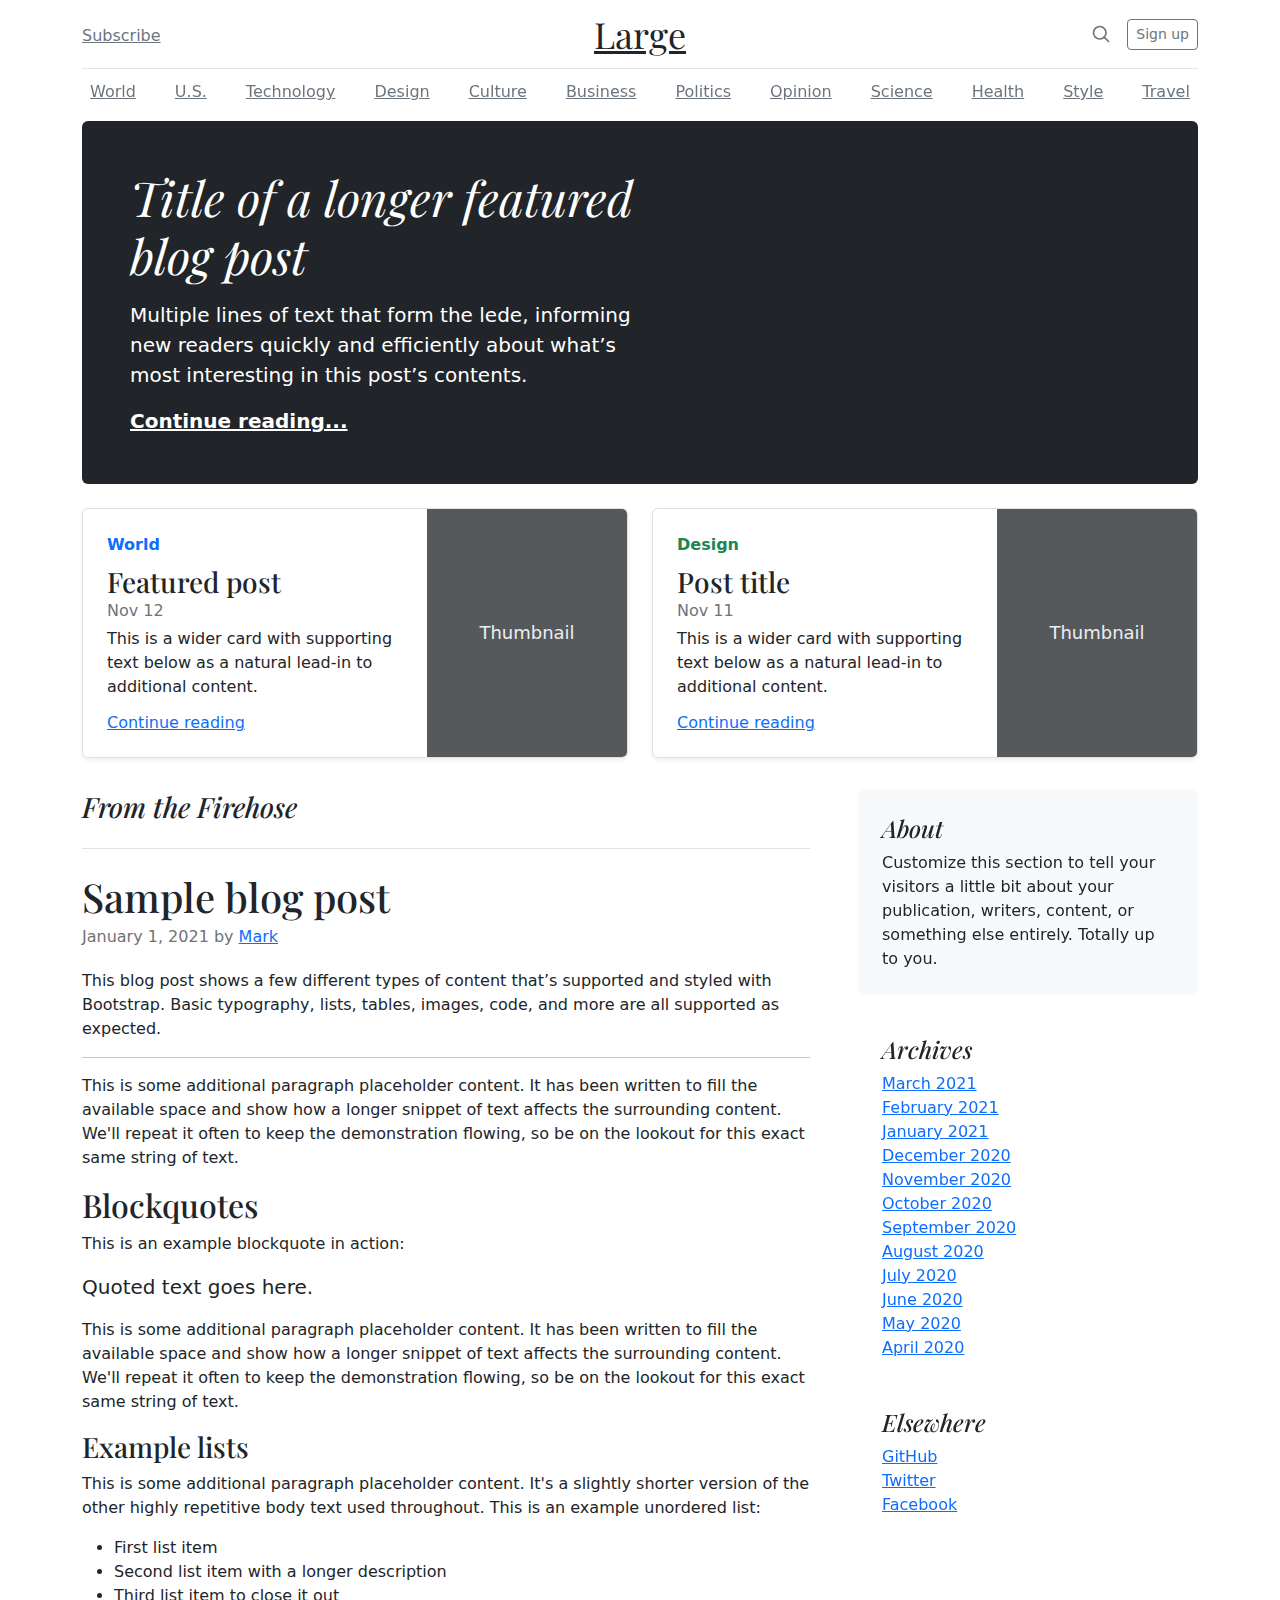
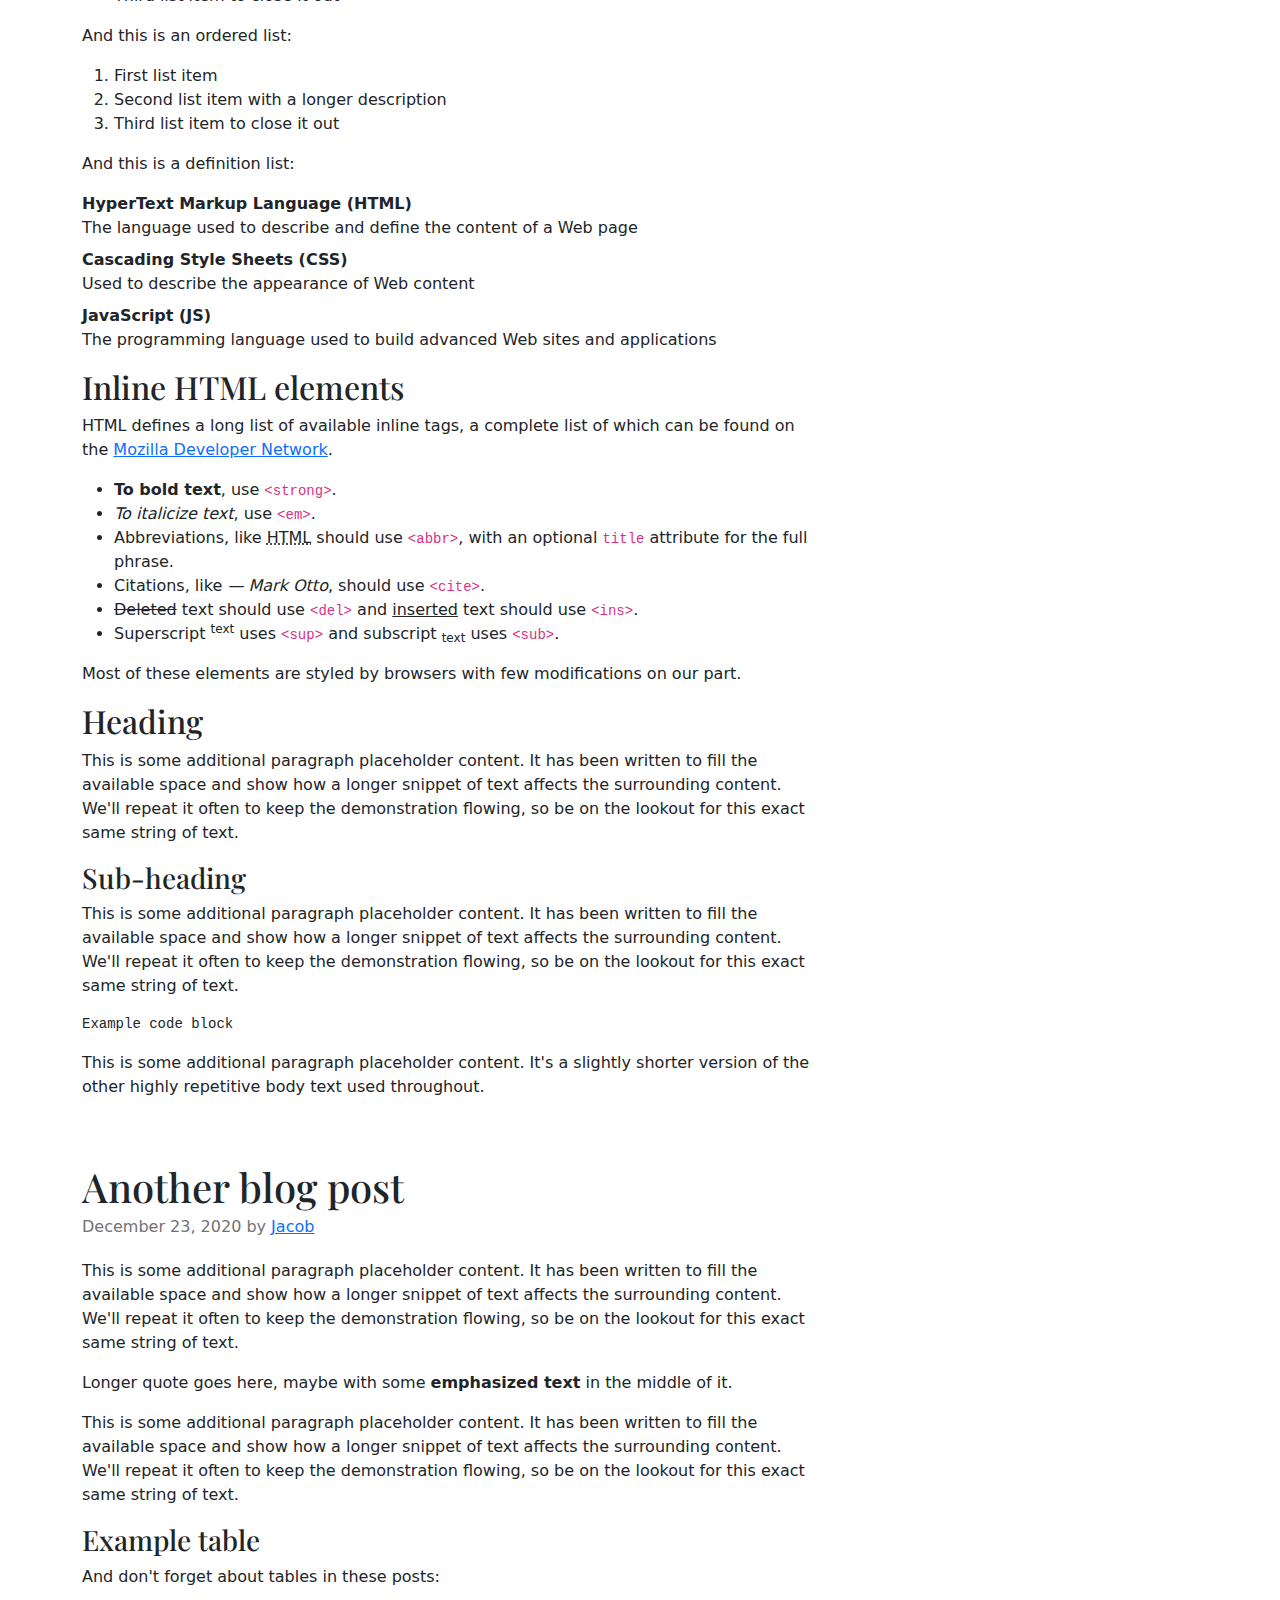
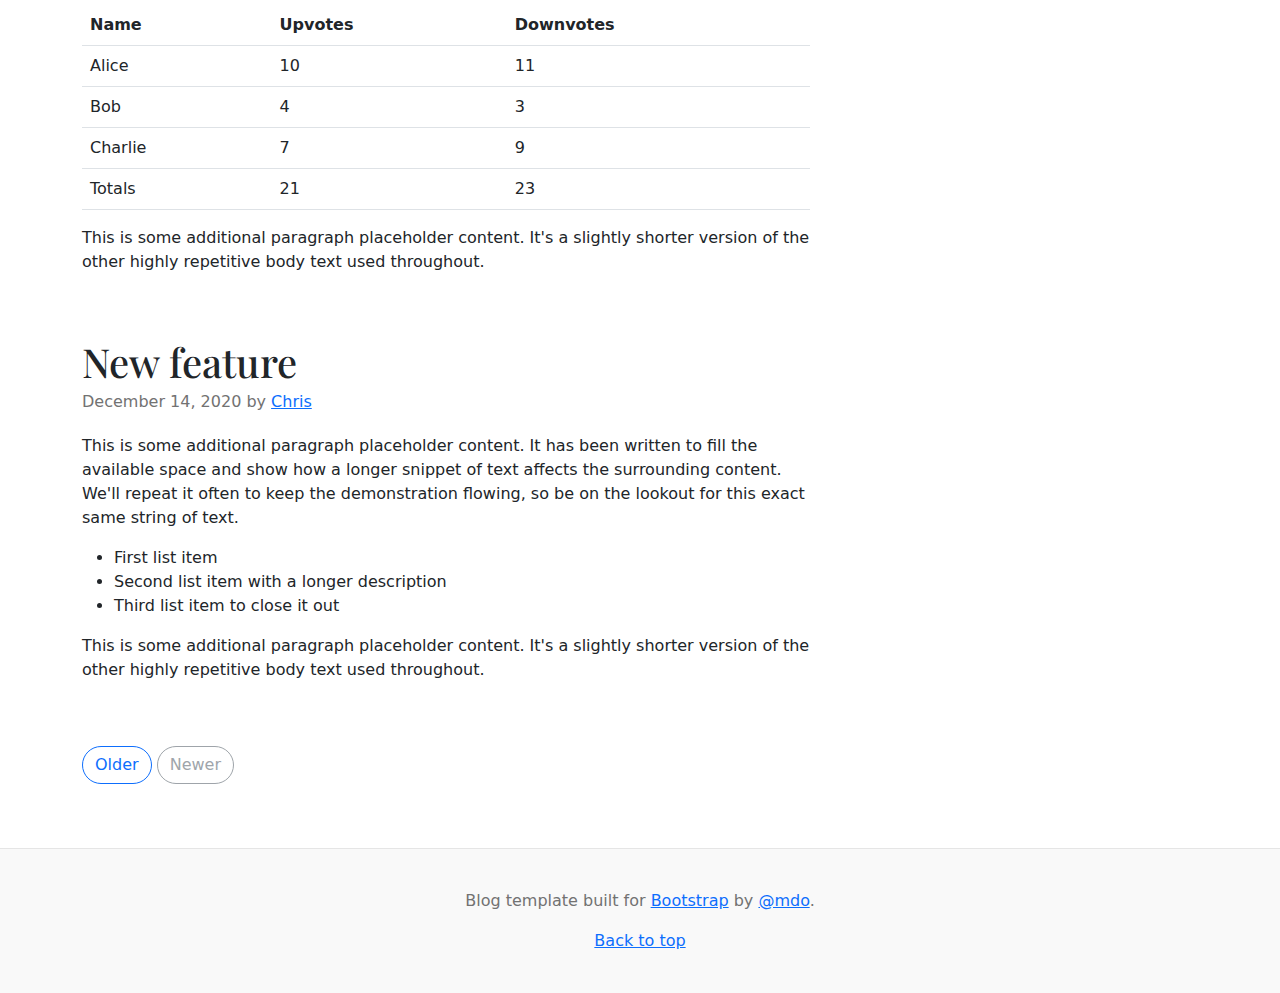
<file: bootstrap-5.2.2-examples/bootstrap-5.2.2-examples/blog/index.html>
<!doctype html>
<html lang="en">
  <head>
    <meta charset="utf-8">
    <meta name="viewport" content="width=device-width, initial-scale=1">
    <meta name="description" content="">
    <meta name="author" content="Mark Otto, Jacob Thornton, and Bootstrap contributors">
    <meta name="generator" content="Hugo 0.104.2">
    <title>Blog Template · Bootstrap v5.2</title>

    <link rel="canonical" href="https://getbootstrap.com/docs/5.2/examples/blog/">

    

    

<link href="../assets/dist/css/bootstrap.min.css" rel="stylesheet">

    <style>
      .bd-placeholder-img {
        font-size: 1.125rem;
        text-anchor: middle;
        -webkit-user-select: none;
        -moz-user-select: none;
        user-select: none;
      }

      @media (min-width: 768px) {
        .bd-placeholder-img-lg {
          font-size: 3.5rem;
        }
      }

      .b-example-divider {
        height: 3rem;
        background-color: rgba(0, 0, 0, .1);
        border: solid rgba(0, 0, 0, .15);
        border-width: 1px 0;
        box-shadow: inset 0 .5em 1.5em rgba(0, 0, 0, .1), inset 0 .125em .5em rgba(0, 0, 0, .15);
      }

      .b-example-vr {
        flex-shrink: 0;
        width: 1.5rem;
        height: 100vh;
      }

      .bi {
        vertical-align: -.125em;
        fill: currentColor;
      }

      .nav-scroller {
        position: relative;
        z-index: 2;
        height: 2.75rem;
        overflow-y: hidden;
      }

      .nav-scroller .nav {
        display: flex;
        flex-wrap: nowrap;
        padding-bottom: 1rem;
        margin-top: -1px;
        overflow-x: auto;
        text-align: center;
        white-space: nowrap;
        -webkit-overflow-scrolling: touch;
      }
    </style>

    
    <!-- Custom styles for this template -->
    <link href="https://fonts.googleapis.com/css?family=Playfair&#43;Display:700,900&amp;display=swap" rel="stylesheet">
    <!-- Custom styles for this template -->
    <link href="blog.css" rel="stylesheet">
  </head>
  <body>
    
<div class="container">
  <header class="blog-header lh-1 py-3">
    <div class="row flex-nowrap justify-content-between align-items-center">
      <div class="col-4 pt-1">
        <a class="link-secondary" href="#">Subscribe</a>
      </div>
      <div class="col-4 text-center">
        <a class="blog-header-logo text-dark" href="#">Large</a>
      </div>
      <div class="col-4 d-flex justify-content-end align-items-center">
        <a class="link-secondary" href="#" aria-label="Search">
          <svg xmlns="http://www.w3.org/2000/svg" width="20" height="20" fill="none" stroke="currentColor" stroke-linecap="round" stroke-linejoin="round" stroke-width="2" class="mx-3" role="img" viewBox="0 0 24 24"><title>Search</title><circle cx="10.5" cy="10.5" r="7.5"/><path d="M21 21l-5.2-5.2"/></svg>
        </a>
        <a class="btn btn-sm btn-outline-secondary" href="#">Sign up</a>
      </div>
    </div>
  </header>

  <div class="nav-scroller py-1 mb-2">
    <nav class="nav d-flex justify-content-between">
      <a class="p-2 link-secondary" href="#">World</a>
      <a class="p-2 link-secondary" href="#">U.S.</a>
      <a class="p-2 link-secondary" href="#">Technology</a>
      <a class="p-2 link-secondary" href="#">Design</a>
      <a class="p-2 link-secondary" href="#">Culture</a>
      <a class="p-2 link-secondary" href="#">Business</a>
      <a class="p-2 link-secondary" href="#">Politics</a>
      <a class="p-2 link-secondary" href="#">Opinion</a>
      <a class="p-2 link-secondary" href="#">Science</a>
      <a class="p-2 link-secondary" href="#">Health</a>
      <a class="p-2 link-secondary" href="#">Style</a>
      <a class="p-2 link-secondary" href="#">Travel</a>
    </nav>
  </div>
</div>

<main class="container">
  <div class="p-4 p-md-5 mb-4 rounded text-bg-dark">
    <div class="col-md-6 px-0">
      <h1 class="display-4 fst-italic">Title of a longer featured blog post</h1>
      <p class="lead my-3">Multiple lines of text that form the lede, informing new readers quickly and efficiently about what’s most interesting in this post’s contents.</p>
      <p class="lead mb-0"><a href="#" class="text-white fw-bold">Continue reading...</a></p>
    </div>
  </div>

  <div class="row mb-2">
    <div class="col-md-6">
      <div class="row g-0 border rounded overflow-hidden flex-md-row mb-4 shadow-sm h-md-250 position-relative">
        <div class="col p-4 d-flex flex-column position-static">
          <strong class="d-inline-block mb-2 text-primary">World</strong>
          <h3 class="mb-0">Featured post</h3>
          <div class="mb-1 text-muted">Nov 12</div>
          <p class="card-text mb-auto">This is a wider card with supporting text below as a natural lead-in to additional content.</p>
          <a href="#" class="stretched-link">Continue reading</a>
        </div>
        <div class="col-auto d-none d-lg-block">
          <svg class="bd-placeholder-img" width="200" height="250" xmlns="http://www.w3.org/2000/svg" role="img" aria-label="Placeholder: Thumbnail" preserveAspectRatio="xMidYMid slice" focusable="false"><title>Placeholder</title><rect width="100%" height="100%" fill="#55595c"/><text x="50%" y="50%" fill="#eceeef" dy=".3em">Thumbnail</text></svg>

        </div>
      </div>
    </div>
    <div class="col-md-6">
      <div class="row g-0 border rounded overflow-hidden flex-md-row mb-4 shadow-sm h-md-250 position-relative">
        <div class="col p-4 d-flex flex-column position-static">
          <strong class="d-inline-block mb-2 text-success">Design</strong>
          <h3 class="mb-0">Post title</h3>
          <div class="mb-1 text-muted">Nov 11</div>
          <p class="mb-auto">This is a wider card with supporting text below as a natural lead-in to additional content.</p>
          <a href="#" class="stretched-link">Continue reading</a>
        </div>
        <div class="col-auto d-none d-lg-block">
          <svg class="bd-placeholder-img" width="200" height="250" xmlns="http://www.w3.org/2000/svg" role="img" aria-label="Placeholder: Thumbnail" preserveAspectRatio="xMidYMid slice" focusable="false"><title>Placeholder</title><rect width="100%" height="100%" fill="#55595c"/><text x="50%" y="50%" fill="#eceeef" dy=".3em">Thumbnail</text></svg>

        </div>
      </div>
    </div>
  </div>

  <div class="row g-5">
    <div class="col-md-8">
      <h3 class="pb-4 mb-4 fst-italic border-bottom">
        From the Firehose
      </h3>

      <article class="blog-post">
        <h2 class="blog-post-title mb-1">Sample blog post</h2>
        <p class="blog-post-meta">January 1, 2021 by <a href="#">Mark</a></p>

        <p>This blog post shows a few different types of content that’s supported and styled with Bootstrap. Basic typography, lists, tables, images, code, and more are all supported as expected.</p>
        <hr>
        <p>This is some additional paragraph placeholder content. It has been written to fill the available space and show how a longer snippet of text affects the surrounding content. We'll repeat it often to keep the demonstration flowing, so be on the lookout for this exact same string of text.</p>
        <h2>Blockquotes</h2>
        <p>This is an example blockquote in action:</p>
        <blockquote class="blockquote">
          <p>Quoted text goes here.</p>
        </blockquote>
        <p>This is some additional paragraph placeholder content. It has been written to fill the available space and show how a longer snippet of text affects the surrounding content. We'll repeat it often to keep the demonstration flowing, so be on the lookout for this exact same string of text.</p>
        <h3>Example lists</h3>
        <p>This is some additional paragraph placeholder content. It's a slightly shorter version of the other highly repetitive body text used throughout. This is an example unordered list:</p>
        <ul>
          <li>First list item</li>
          <li>Second list item with a longer description</li>
          <li>Third list item to close it out</li>
        </ul>
        <p>And this is an ordered list:</p>
        <ol>
          <li>First list item</li>
          <li>Second list item with a longer description</li>
          <li>Third list item to close it out</li>
        </ol>
        <p>And this is a definition list:</p>
        <dl>
          <dt>HyperText Markup Language (HTML)</dt>
          <dd>The language used to describe and define the content of a Web page</dd>
          <dt>Cascading Style Sheets (CSS)</dt>
          <dd>Used to describe the appearance of Web content</dd>
          <dt>JavaScript (JS)</dt>
          <dd>The programming language used to build advanced Web sites and applications</dd>
        </dl>
        <h2>Inline HTML elements</h2>
        <p>HTML defines a long list of available inline tags, a complete list of which can be found on the <a href="https://developer.mozilla.org/en-US/docs/Web/HTML/Element">Mozilla Developer Network</a>.</p>
        <ul>
          <li><strong>To bold text</strong>, use <code class="language-plaintext highlighter-rouge">&lt;strong&gt;</code>.</li>
          <li><em>To italicize text</em>, use <code class="language-plaintext highlighter-rouge">&lt;em&gt;</code>.</li>
          <li>Abbreviations, like <abbr title="HyperText Markup Language">HTML</abbr> should use <code class="language-plaintext highlighter-rouge">&lt;abbr&gt;</code>, with an optional <code class="language-plaintext highlighter-rouge">title</code> attribute for the full phrase.</li>
          <li>Citations, like <cite>— Mark Otto</cite>, should use <code class="language-plaintext highlighter-rouge">&lt;cite&gt;</code>.</li>
          <li><del>Deleted</del> text should use <code class="language-plaintext highlighter-rouge">&lt;del&gt;</code> and <ins>inserted</ins> text should use <code class="language-plaintext highlighter-rouge">&lt;ins&gt;</code>.</li>
          <li>Superscript <sup>text</sup> uses <code class="language-plaintext highlighter-rouge">&lt;sup&gt;</code> and subscript <sub>text</sub> uses <code class="language-plaintext highlighter-rouge">&lt;sub&gt;</code>.</li>
        </ul>
        <p>Most of these elements are styled by browsers with few modifications on our part.</p>
        <h2>Heading</h2>
        <p>This is some additional paragraph placeholder content. It has been written to fill the available space and show how a longer snippet of text affects the surrounding content. We'll repeat it often to keep the demonstration flowing, so be on the lookout for this exact same string of text.</p>
        <h3>Sub-heading</h3>
        <p>This is some additional paragraph placeholder content. It has been written to fill the available space and show how a longer snippet of text affects the surrounding content. We'll repeat it often to keep the demonstration flowing, so be on the lookout for this exact same string of text.</p>
        <pre><code>Example code block</code></pre>
        <p>This is some additional paragraph placeholder content. It's a slightly shorter version of the other highly repetitive body text used throughout.</p>
      </article>

      <article class="blog-post">
        <h2 class="blog-post-title mb-1">Another blog post</h2>
        <p class="blog-post-meta">December 23, 2020 by <a href="#">Jacob</a></p>

        <p>This is some additional paragraph placeholder content. It has been written to fill the available space and show how a longer snippet of text affects the surrounding content. We'll repeat it often to keep the demonstration flowing, so be on the lookout for this exact same string of text.</p>
        <blockquote>
          <p>Longer quote goes here, maybe with some <strong>emphasized text</strong> in the middle of it.</p>
        </blockquote>
        <p>This is some additional paragraph placeholder content. It has been written to fill the available space and show how a longer snippet of text affects the surrounding content. We'll repeat it often to keep the demonstration flowing, so be on the lookout for this exact same string of text.</p>
        <h3>Example table</h3>
        <p>And don't forget about tables in these posts:</p>
        <table class="table">
          <thead>
            <tr>
              <th>Name</th>
              <th>Upvotes</th>
              <th>Downvotes</th>
            </tr>
          </thead>
          <tbody>
            <tr>
              <td>Alice</td>
              <td>10</td>
              <td>11</td>
            </tr>
            <tr>
              <td>Bob</td>
              <td>4</td>
              <td>3</td>
            </tr>
            <tr>
              <td>Charlie</td>
              <td>7</td>
              <td>9</td>
            </tr>
          </tbody>
          <tfoot>
            <tr>
              <td>Totals</td>
              <td>21</td>
              <td>23</td>
            </tr>
          </tfoot>
        </table>

        <p>This is some additional paragraph placeholder content. It's a slightly shorter version of the other highly repetitive body text used throughout.</p>
      </article>

      <article class="blog-post">
        <h2 class="blog-post-title mb-1">New feature</h2>
        <p class="blog-post-meta">December 14, 2020 by <a href="#">Chris</a></p>

        <p>This is some additional paragraph placeholder content. It has been written to fill the available space and show how a longer snippet of text affects the surrounding content. We'll repeat it often to keep the demonstration flowing, so be on the lookout for this exact same string of text.</p>
        <ul>
          <li>First list item</li>
          <li>Second list item with a longer description</li>
          <li>Third list item to close it out</li>
        </ul>
        <p>This is some additional paragraph placeholder content. It's a slightly shorter version of the other highly repetitive body text used throughout.</p>
      </article>

      <nav class="blog-pagination" aria-label="Pagination">
        <a class="btn btn-outline-primary rounded-pill" href="#">Older</a>
        <a class="btn btn-outline-secondary rounded-pill disabled">Newer</a>
      </nav>

    </div>

    <div class="col-md-4">
      <div class="position-sticky" style="top: 2rem;">
        <div class="p-4 mb-3 bg-light rounded">
          <h4 class="fst-italic">About</h4>
          <p class="mb-0">Customize this section to tell your visitors a little bit about your publication, writers, content, or something else entirely. Totally up to you.</p>
        </div>

        <div class="p-4">
          <h4 class="fst-italic">Archives</h4>
          <ol class="list-unstyled mb-0">
            <li><a href="#">March 2021</a></li>
            <li><a href="#">February 2021</a></li>
            <li><a href="#">January 2021</a></li>
            <li><a href="#">December 2020</a></li>
            <li><a href="#">November 2020</a></li>
            <li><a href="#">October 2020</a></li>
            <li><a href="#">September 2020</a></li>
            <li><a href="#">August 2020</a></li>
            <li><a href="#">July 2020</a></li>
            <li><a href="#">June 2020</a></li>
            <li><a href="#">May 2020</a></li>
            <li><a href="#">April 2020</a></li>
          </ol>
        </div>

        <div class="p-4">
          <h4 class="fst-italic">Elsewhere</h4>
          <ol class="list-unstyled">
            <li><a href="#">GitHub</a></li>
            <li><a href="#">Twitter</a></li>
            <li><a href="#">Facebook</a></li>
          </ol>
        </div>
      </div>
    </div>
  </div>

</main>

<footer class="blog-footer">
  <p>Blog template built for <a href="https://getbootstrap.com/">Bootstrap</a> by <a href="https://twitter.com/mdo">@mdo</a>.</p>
  <p>
    <a href="#">Back to top</a>
  </p>
</footer>


    
  </body>
</html>
</file>
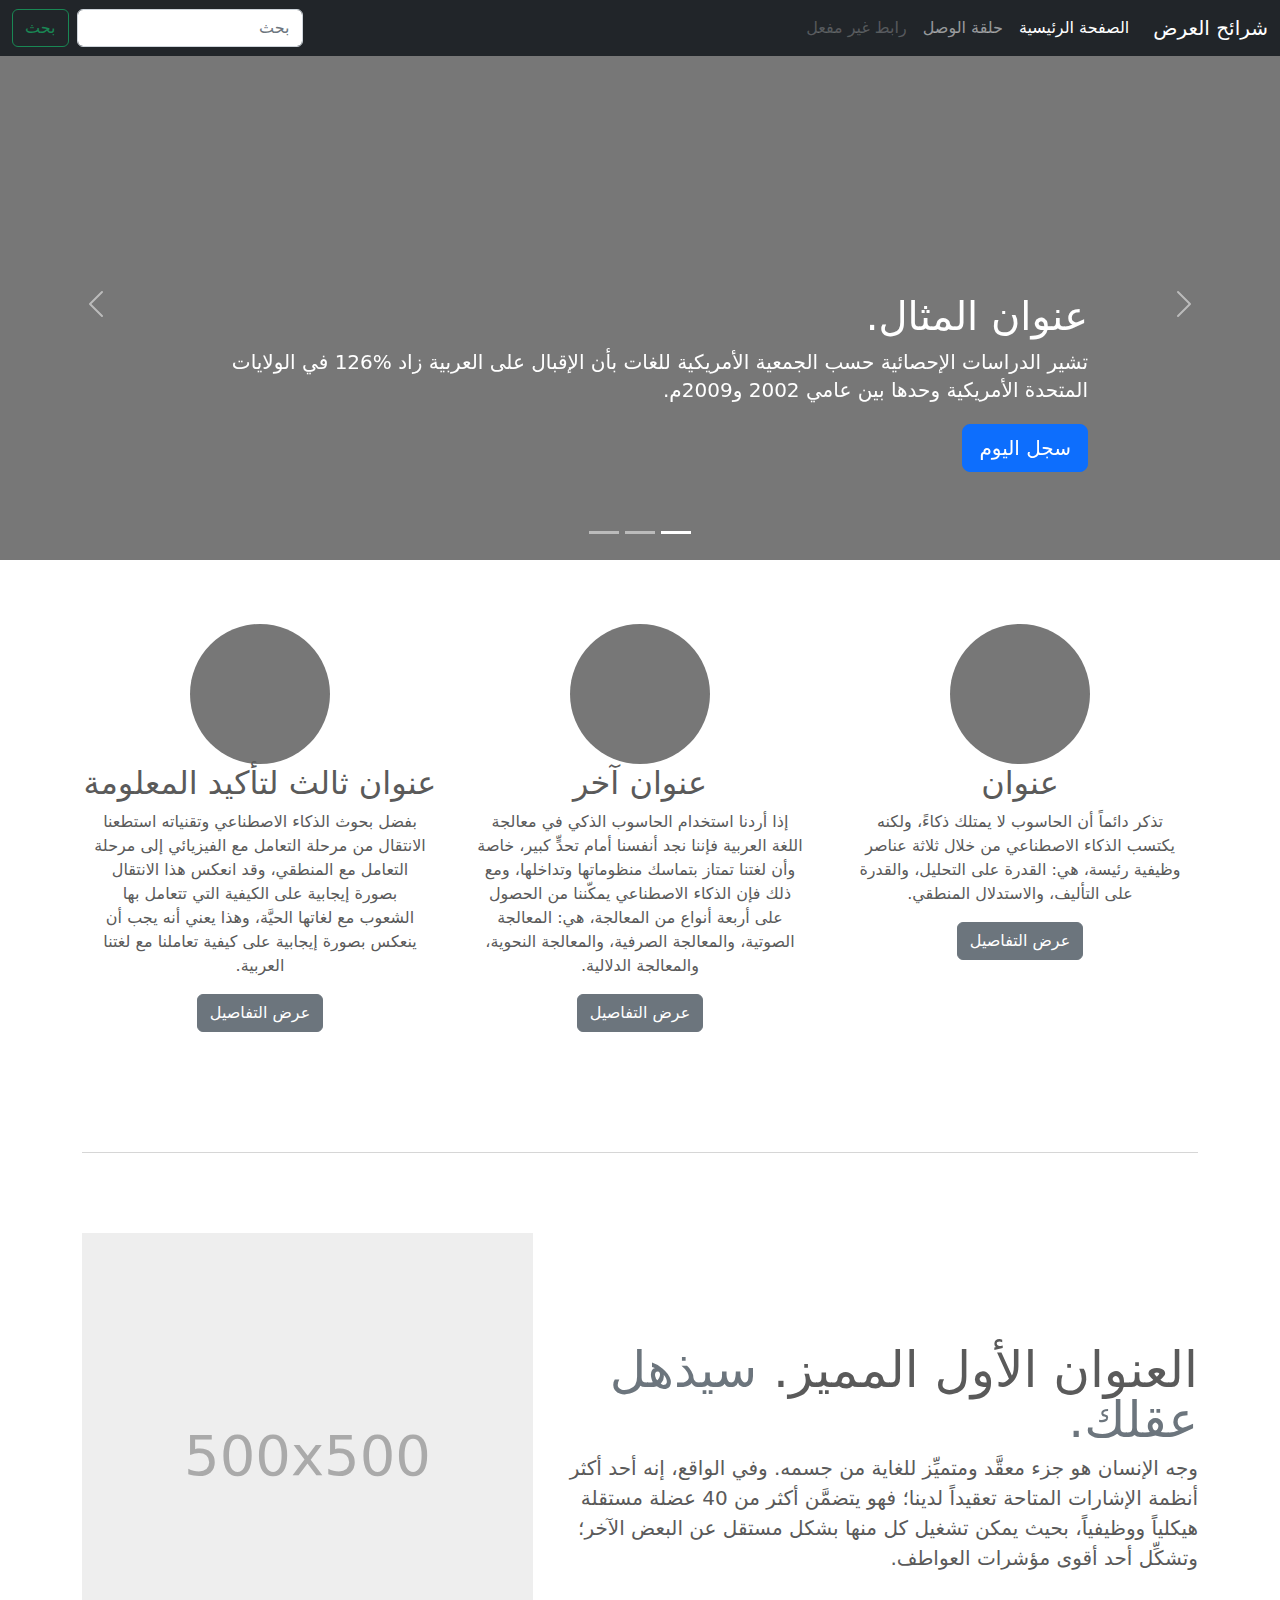
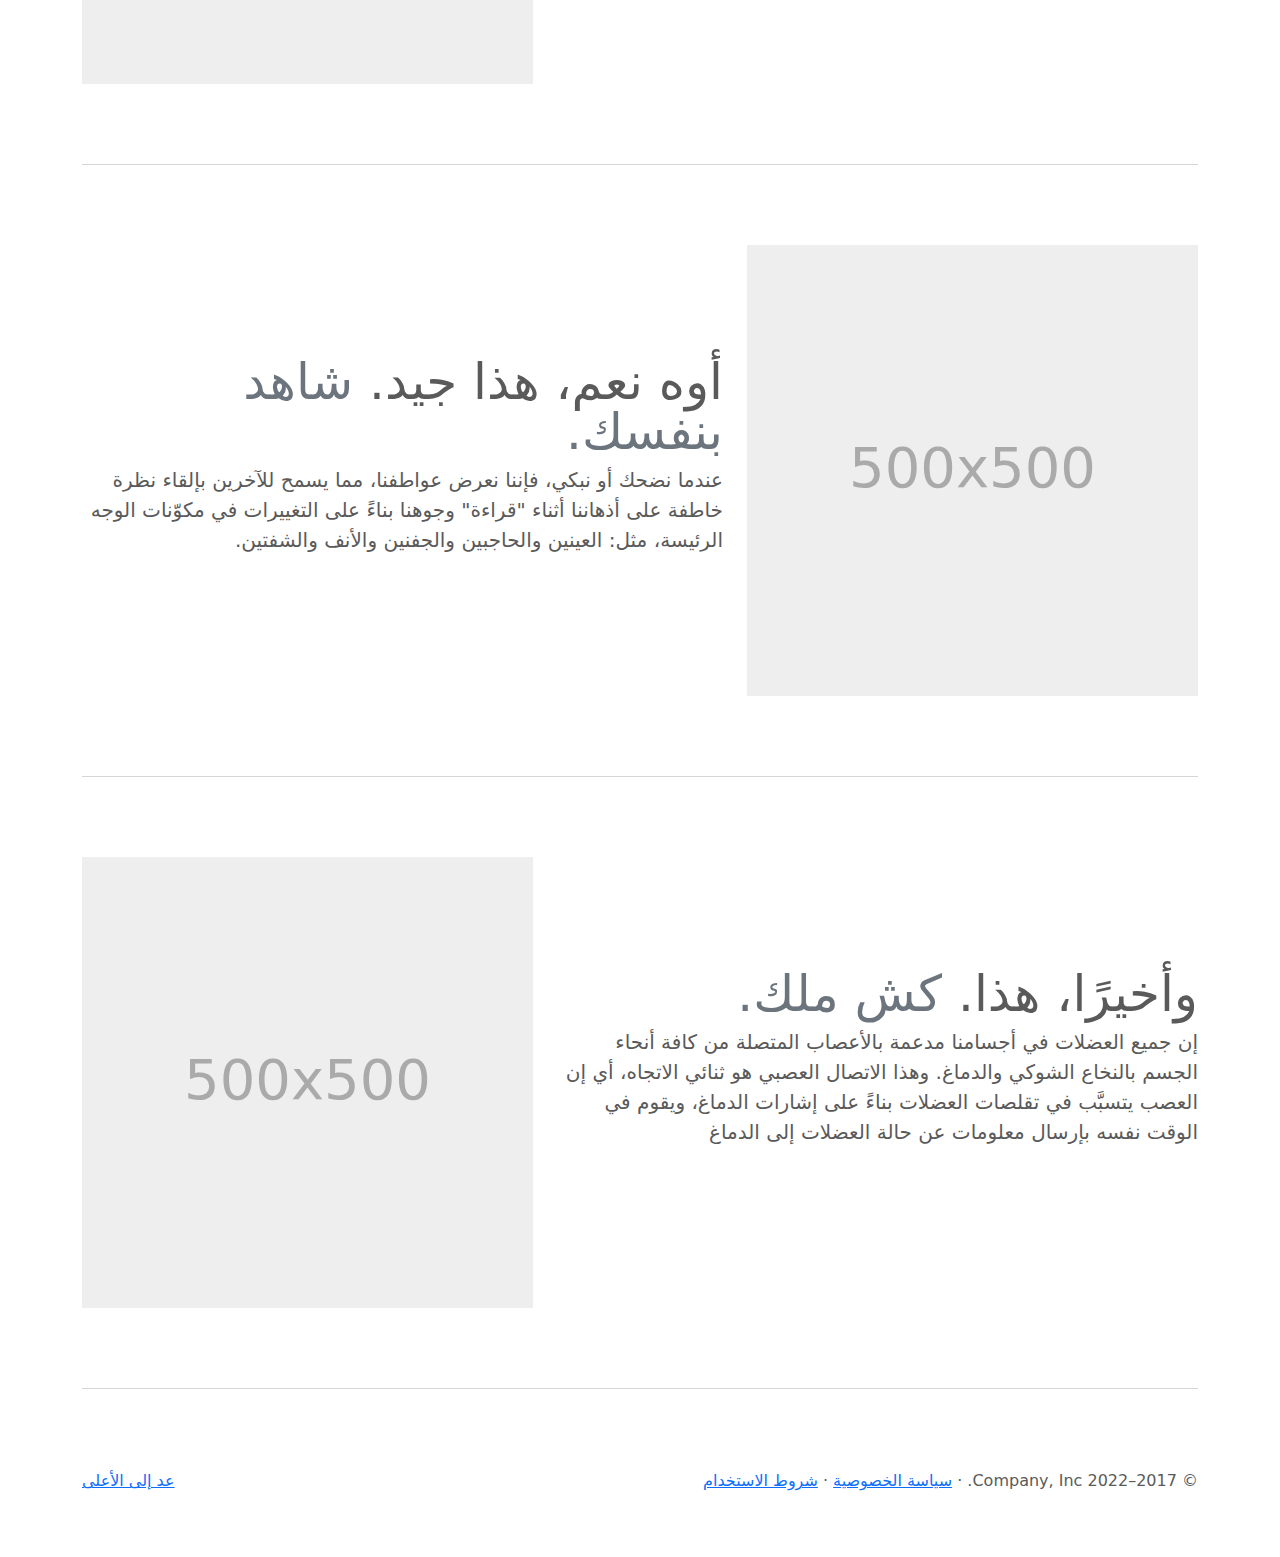
<file: bootstrap-5.2.2-examples/bootstrap-5.2.2-examples/carousel-rtl/index.html>
<!doctype html>
<html lang="ar" dir="rtl">
  <head>
    <meta charset="utf-8">
    <meta name="viewport" content="width=device-width, initial-scale=1">
    <meta name="description" content="">
    <meta name="author" content="Mark Otto, Jacob Thornton, and Bootstrap contributors">
    <meta name="generator" content="Hugo 0.104.2">
    <title>قالب  شرائح العرض · Bootstrap v5.2</title>

    <link rel="canonical" href="https://getbootstrap.com/docs/5.2/examples/carousel-rtl/">

    

    

<link href="../assets/dist/css/bootstrap.rtl.min.css" rel="stylesheet">

    <style>
      .bd-placeholder-img {
        font-size: 1.125rem;
        text-anchor: middle;
        -webkit-user-select: none;
        -moz-user-select: none;
        user-select: none;
      }

      @media (min-width: 768px) {
        .bd-placeholder-img-lg {
          font-size: 3.5rem;
        }
      }

      .b-example-divider {
        height: 3rem;
        background-color: rgba(0, 0, 0, .1);
        border: solid rgba(0, 0, 0, .15);
        border-width: 1px 0;
        box-shadow: inset 0 .5em 1.5em rgba(0, 0, 0, .1), inset 0 .125em .5em rgba(0, 0, 0, .15);
      }

      .b-example-vr {
        flex-shrink: 0;
        width: 1.5rem;
        height: 100vh;
      }

      .bi {
        vertical-align: -.125em;
        fill: currentColor;
      }

      .nav-scroller {
        position: relative;
        z-index: 2;
        height: 2.75rem;
        overflow-y: hidden;
      }

      .nav-scroller .nav {
        display: flex;
        flex-wrap: nowrap;
        padding-bottom: 1rem;
        margin-top: -1px;
        overflow-x: auto;
        text-align: center;
        white-space: nowrap;
        -webkit-overflow-scrolling: touch;
      }
    </style>

    
    <!-- Custom styles for this template -->
    <link href="../carousel/carousel.rtl.css" rel="stylesheet">
  </head>
  <body>
    
<header>
  <nav class="navbar navbar-expand-md navbar-dark fixed-top bg-dark">
    <div class="container-fluid">
      <a class="navbar-brand" href="#">شرائح العرض</a>
      <button class="navbar-toggler" type="button" data-bs-toggle="collapse" data-bs-target="#navbarCollapse" aria-controls="navbarCollapse" aria-expanded="false" aria-label="تبديل التنقل">
        <span class="navbar-toggler-icon"></span>
      </button>
      <div class="collapse navbar-collapse" id="navbarCollapse">
        <ul class="navbar-nav me-auto mb-2 mb-md-0">
          <li class="nav-item">
            <a class="nav-link active" aria-current="page" href="#">الصفحة الرئيسية</a>
          </li>
          <li class="nav-item">
            <a class="nav-link" href="#">حلقة الوصل</a>
          </li>
          <li class="nav-item">
            <a class="nav-link disabled">رابط غير مفعل</a>
          </li>
        </ul>
        <form class="d-flex" role="search">
          <input class="form-control me-2" type="search" placeholder="بحث" aria-label="بحث">
          <button class="btn btn-outline-success" type="submit">بحث</button>
        </form>
      </div>
    </div>
  </nav>
</header>

<main>

  <div id="myCarousel" class="carousel slide" data-bs-ride="carousel">
    <div class="carousel-indicators">
      <button type="button" data-bs-target="#myCarousel" data-bs-slide-to="0" class="active" aria-current="true" aria-label="Slide 1"></button>
      <button type="button" data-bs-target="#myCarousel" data-bs-slide-to="1" aria-label="Slide 2"></button>
      <button type="button" data-bs-target="#myCarousel" data-bs-slide-to="2" aria-label="Slide 3"></button>
    </div>
    <div class="carousel-inner">
      <div class="carousel-item active">
        <svg class="bd-placeholder-img" width="100%" height="100%" xmlns="http://www.w3.org/2000/svg" aria-hidden="true" preserveAspectRatio="xMidYMid slice" focusable="false"><rect width="100%" height="100%" fill="#777"/></svg>

        <div class="container">
          <div class="carousel-caption text-start">
            <h1>عنوان المثال.</h1>
            <p>تشير الدراسات الإحصائية حسب الجمعية الأمريكية للغات بأن الإقبال على العربية زاد %126 في الولايات المتحدة الأمريكية وحدها بين عامي 2002 و2009م.</p>
            <p><a class="btn btn-lg btn-primary" href="#">سجل اليوم</a></p>
          </div>
        </div>
      </div>
      <div class="carousel-item">
        <svg class="bd-placeholder-img" width="100%" height="100%" xmlns="http://www.w3.org/2000/svg" aria-hidden="true" preserveAspectRatio="xMidYMid slice" focusable="false"><rect width="100%" height="100%" fill="#777"/></svg>

        <div class="container">
          <div class="carousel-caption">
            <h1>عنوان مثال آخر.</h1>
            <p>حسب المجلس الثقافي البريطاني فإن تعليم الإنجليزية داخل بريطانيا يسهم في تعزيز اقتصادها بما يتجاوز ملياري جنيه سنوياً، كما أنه وفر أكثر من 26 ألف وظيفة.</p>
            <p><a class="btn btn-lg btn-primary" href="#">أعرف أكثر</a></p>
          </div>
        </div>
      </div>
      <div class="carousel-item">
        <svg class="bd-placeholder-img" width="100%" height="100%" xmlns="http://www.w3.org/2000/svg" aria-hidden="true" preserveAspectRatio="xMidYMid slice" focusable="false"><rect width="100%" height="100%" fill="#777"/></svg>

        <div class="container">
          <div class="carousel-caption text-end">
            <h1>واحد أكثر لقياس جيد.</h1>
            <p>الإحصاءات لحجم الاستثمار اللغوي خارج بريطانيا تتفاوت من سنة لأخرى إلا أن المدير التنفيذي للمجلس الثقافي البريطاني إدي بايرز يرى أن استثمار تعليم الإنجليزية في الخارج لا يحسب على المستوى المالي فحسب بل على المستوى السياسي أيضاً.</p>
            <p><a class="btn btn-lg btn-primary" href="#">تصفح المعرض</a></p>
          </div>
        </div>
      </div>
    </div>
    <button class="carousel-control-prev" type="button" data-bs-target="#myCarousel" data-bs-slide="prev">
      <span class="carousel-control-prev-icon" aria-hidden="true"></span>
      <span class="visually-hidden">السابق</span>
    </button>
    <button class="carousel-control-next" type="button" data-bs-target="#myCarousel" data-bs-slide="next">
      <span class="carousel-control-next-icon" aria-hidden="true"></span>
      <span class="visually-hidden">التالي</span>
    </button>
  </div>


  <!-- Marketing messaging and featurettes
  ================================================== -->
  <!-- Wrap the rest of the page in another container to center all the content. -->

  <div class="container marketing">

    <!-- Three columns of text below the carousel -->
    <div class="row">
      <div class="col-lg-4">
        <svg class="bd-placeholder-img rounded-circle" width="140" height="140" xmlns="http://www.w3.org/2000/svg" role="img" aria-label="Placeholder: 140x140" preserveAspectRatio="xMidYMid slice" focusable="false"><title>Placeholder</title><rect width="100%" height="100%" fill="#777"/><text x="50%" y="50%" fill="#777" dy=".3em">140x140</text></svg>

        <h2 class="fw-normal">عنوان</h2>
        <p>تذكر دائماً أن الحاسوب لا يمتلك ذكاءً، ولكنه يكتسب الذكاء الاصطناعي من خلال ثلاثة عناصر وظيفية رئيسة، هي: القدرة على التحليل، والقدرة على التأليف، والاستدلال المنطقي.</p>
        <p><a class="btn btn-secondary" href="#">عرض التفاصيل</a></p>
      </div><!-- /.col-lg-4 -->
      <div class="col-lg-4">
        <svg class="bd-placeholder-img rounded-circle" width="140" height="140" xmlns="http://www.w3.org/2000/svg" role="img" aria-label="Placeholder: 140x140" preserveAspectRatio="xMidYMid slice" focusable="false"><title>Placeholder</title><rect width="100%" height="100%" fill="#777"/><text x="50%" y="50%" fill="#777" dy=".3em">140x140</text></svg>

        <h2 class="fw-normal">عنوان آخر</h2>
        <p>إذا أردنا استخدام الحاسوب الذكي في معالجة اللغة العربية فإننا نجد أنفسنا أمام تحدٍّ كبير، خاصة وأن لغتنا تمتاز بتماسك منظوماتها وتداخلها، ومع ذلك فإن الذكاء الاصطناعي يمكّننا من الحصول على أربعة أنواع من المعالجة، هي: المعالجة الصوتية، والمعالجة الصرفية، والمعالجة النحوية، والمعالجة الدلالية.</p>
        <p><a class="btn btn-secondary" href="#">عرض التفاصيل</a></p>
      </div><!-- /.col-lg-4 -->
      <div class="col-lg-4">
        <svg class="bd-placeholder-img rounded-circle" width="140" height="140" xmlns="http://www.w3.org/2000/svg" role="img" aria-label="Placeholder: 140x140" preserveAspectRatio="xMidYMid slice" focusable="false"><title>Placeholder</title><rect width="100%" height="100%" fill="#777"/><text x="50%" y="50%" fill="#777" dy=".3em">140x140</text></svg>

        <h2 class="fw-normal">عنوان ثالث لتأكيد المعلومة</h2>
        <p>بفضل بحوث الذكاء الاصطناعي وتقنياته استطعنا الانتقال من مرحلة التعامل مع الفيزيائي إلى مرحلة التعامل مع المنطقي، وقد انعكس هذا الانتقال بصورة إيجابية على الكيفية التي تتعامل بها الشعوب مع لغاتها الحيَّة، وهذا يعني أنه يجب أن ينعكس بصورة إيجابية على كيفية تعاملنا مع لغتنا العربية.</p>
        <p><a class="btn btn-secondary" href="#">عرض التفاصيل</a></p>
      </div><!-- /.col-lg-4 -->
    </div><!-- /.row -->


    <!-- START THE FEATURETTES -->

    <hr class="featurette-divider">

    <div class="row featurette">
      <div class="col-md-7">
        <h2 class="featurette-heading fw-normal lh-1">العنوان الأول المميز. <span class="text-muted"> سيذهل عقلك. </span></h2>
        <p class="lead">وجه الإنسان هو جزء معقَّد ومتميِّز للغاية من جسمه. وفي الواقع، إنه أحد أكثر أنظمة الإشارات المتاحة تعقيداً لدينا؛ فهو يتضمَّن أكثر من 40 عضلة مستقلة هيكلياً ووظيفياً، بحيث يمكن تشغيل كل منها بشكل مستقل عن البعض الآخر؛ وتشكِّل أحد أقوى مؤشرات العواطف.</p>
      </div>
      <div class="col-md-5">
        <svg class="bd-placeholder-img bd-placeholder-img-lg featurette-image img-fluid mx-auto" width="500" height="500" xmlns="http://www.w3.org/2000/svg" role="img" aria-label="Placeholder: 500x500" preserveAspectRatio="xMidYMid slice" focusable="false"><title>Placeholder</title><rect width="100%" height="100%" fill="#eee"/><text x="50%" y="50%" fill="#aaa" dy=".3em">500x500</text></svg>

      </div>
    </div>

    <hr class="featurette-divider">

    <div class="row featurette">
      <div class="col-md-7 order-md-2">
        <h2 class="featurette-heading fw-normal lh-1">أوه نعم، هذا جيد. <span class="text-muted"> شاهد بنفسك. </span></h2>
        <p class="lead">عندما نضحك أو نبكي، فإننا نعرض عواطفنا، مما يسمح للآخرين بإلقاء نظرة خاطفة على أذهاننا أثناء "قراءة" وجوهنا بناءً على التغييرات في مكوّنات الوجه الرئيسة، مثل: العينين والحاجبين والجفنين والأنف والشفتين.</p>
      </div>
      <div class="col-md-5 order-md-1">
        <svg class="bd-placeholder-img bd-placeholder-img-lg featurette-image img-fluid mx-auto" width="500" height="500" xmlns="http://www.w3.org/2000/svg" role="img" aria-label="Placeholder: 500x500" preserveAspectRatio="xMidYMid slice" focusable="false"><title>Placeholder</title><rect width="100%" height="100%" fill="#eee"/><text x="50%" y="50%" fill="#aaa" dy=".3em">500x500</text></svg>

      </div>
    </div>

    <hr class="featurette-divider">

    <div class="row featurette">
      <div class="col-md-7">
        <h2 class="featurette-heading fw-normal lh-1">وأخيرًا، هذا. <span class="text-muted"> كش ملك. </span></h2>
        <p class="lead">إن جميع العضلات في أجسامنا مدعمة بالأعصاب المتصلة من كافة أنحاء الجسم بالنخاع الشوكي والدماغ. وهذا الاتصال العصبي هو ثنائي الاتجاه، أي إن العصب يتسبَّب في تقلصات العضلات بناءً على إشارات الدماغ، ويقوم في الوقت نفسه بإرسال معلومات عن حالة العضلات إلى الدماغ</p>
      </div>
      <div class="col-md-5">
        <svg class="bd-placeholder-img bd-placeholder-img-lg featurette-image img-fluid mx-auto" width="500" height="500" xmlns="http://www.w3.org/2000/svg" role="img" aria-label="Placeholder: 500x500" preserveAspectRatio="xMidYMid slice" focusable="false"><title>Placeholder</title><rect width="100%" height="100%" fill="#eee"/><text x="50%" y="50%" fill="#aaa" dy=".3em">500x500</text></svg>

      </div>
    </div>

    <hr class="featurette-divider">

    <!-- /END THE FEATURETTES -->

  </div><!-- /.container -->


  <!-- FOOTER -->
  <footer class="container">
    <p class="float-end"><a href="#">عد إلى الأعلى</a></p>
    <p>&copy; 2017–2022 Company, Inc. &middot; <a href="#">سياسة الخصوصية</a> &middot; <a href="#">شروط الاستخدام</a></p>
  </footer>
</main>


    <script src="../assets/dist/js/bootstrap.bundle.min.js"></script>

      
  </body>
</html>
</file>
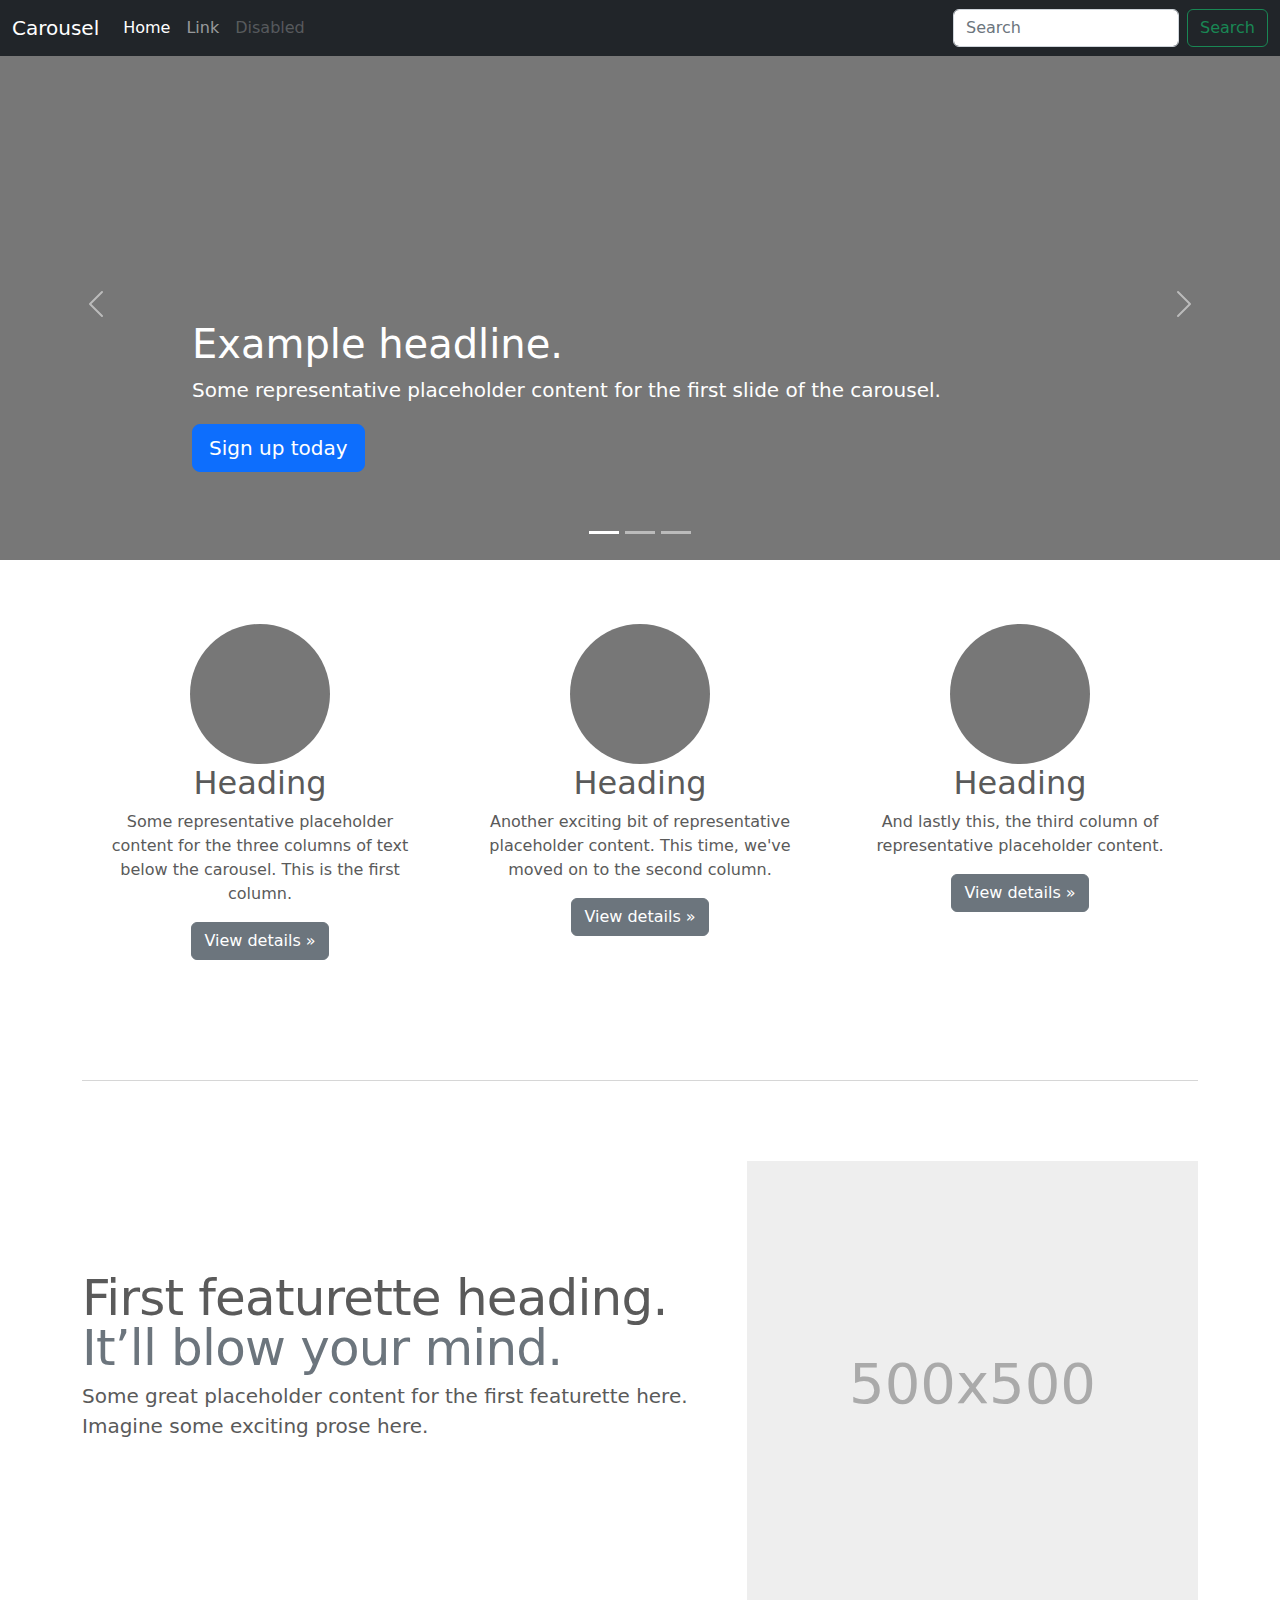
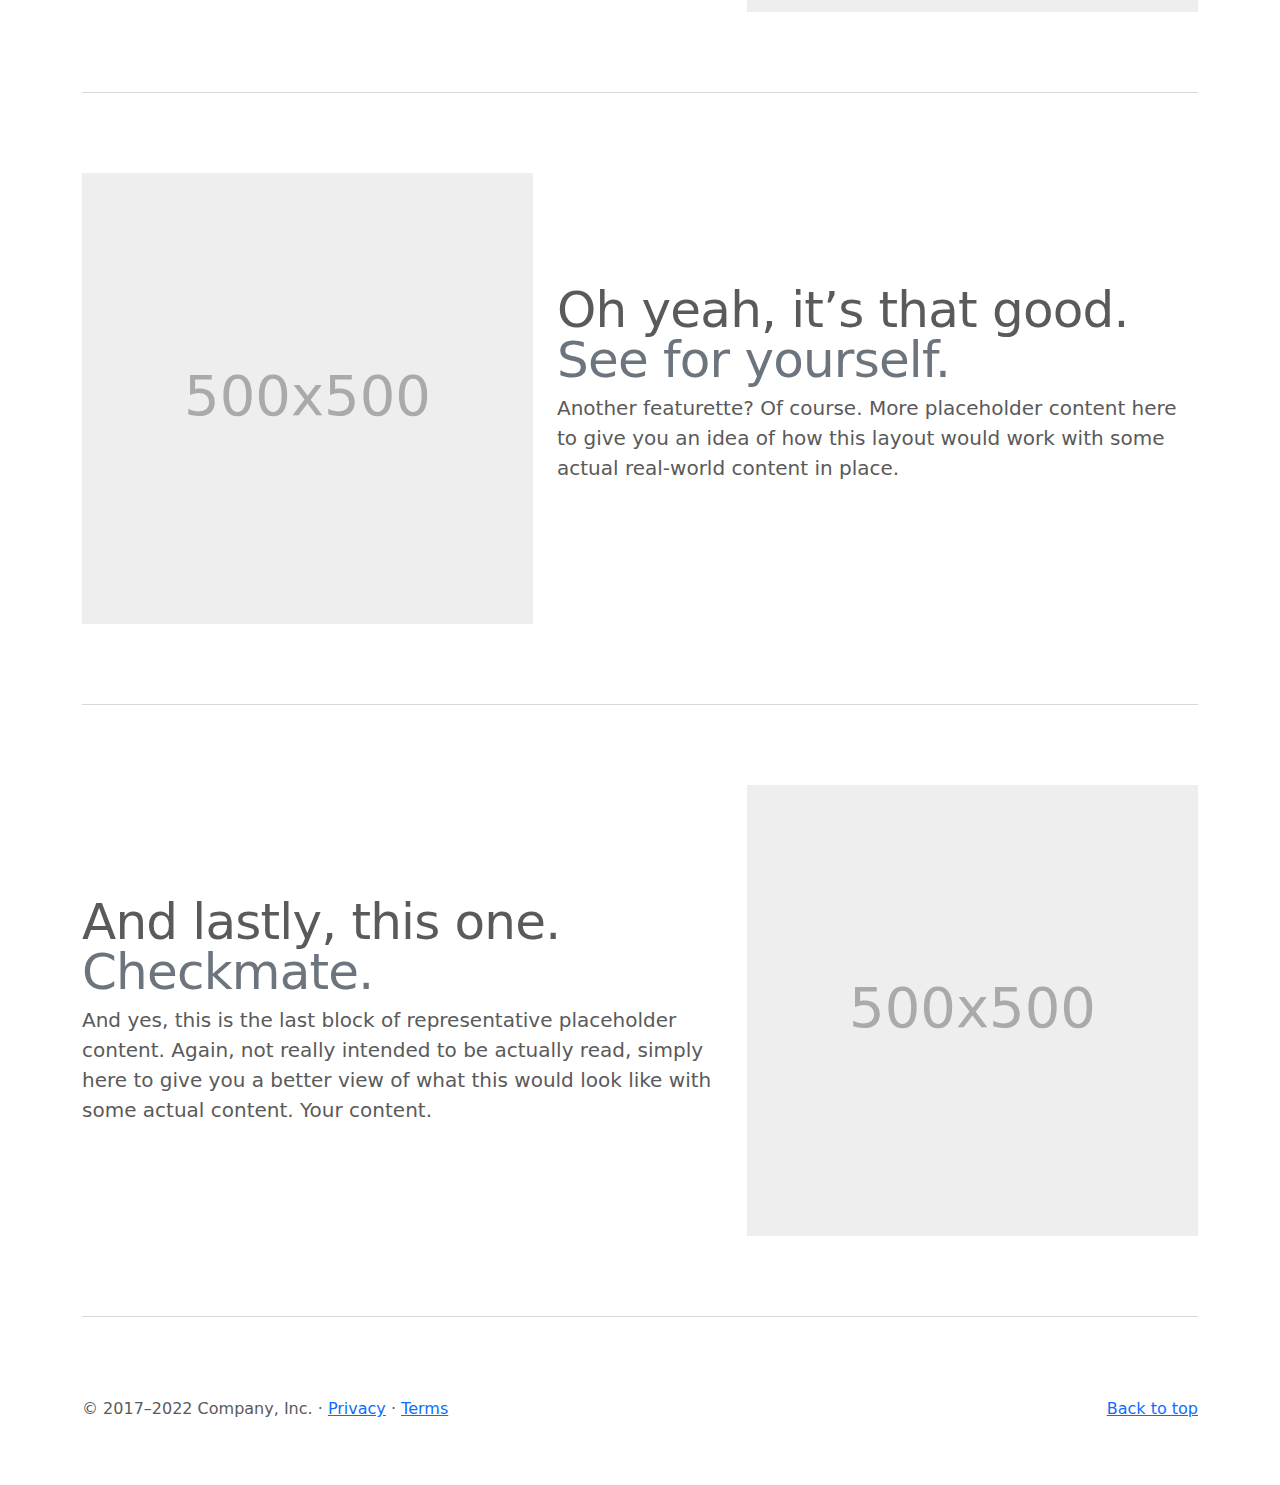
<file: bootstrap-5.2.2-examples/bootstrap-5.2.2-examples/carousel/index.html>
<!doctype html>
<html lang="en">
  <head>
    <meta charset="utf-8">
    <meta name="viewport" content="width=device-width, initial-scale=1">
    <meta name="description" content="">
    <meta name="author" content="Mark Otto, Jacob Thornton, and Bootstrap contributors">
    <meta name="generator" content="Hugo 0.104.2">
    <title>Carousel Template · Bootstrap v5.2</title>

    <link rel="canonical" href="https://getbootstrap.com/docs/5.2/examples/carousel/">

    

    

<link href="../assets/dist/css/bootstrap.min.css" rel="stylesheet">

    <style>
      .bd-placeholder-img {
        font-size: 1.125rem;
        text-anchor: middle;
        -webkit-user-select: none;
        -moz-user-select: none;
        user-select: none;
      }

      @media (min-width: 768px) {
        .bd-placeholder-img-lg {
          font-size: 3.5rem;
        }
      }

      .b-example-divider {
        height: 3rem;
        background-color: rgba(0, 0, 0, .1);
        border: solid rgba(0, 0, 0, .15);
        border-width: 1px 0;
        box-shadow: inset 0 .5em 1.5em rgba(0, 0, 0, .1), inset 0 .125em .5em rgba(0, 0, 0, .15);
      }

      .b-example-vr {
        flex-shrink: 0;
        width: 1.5rem;
        height: 100vh;
      }

      .bi {
        vertical-align: -.125em;
        fill: currentColor;
      }

      .nav-scroller {
        position: relative;
        z-index: 2;
        height: 2.75rem;
        overflow-y: hidden;
      }

      .nav-scroller .nav {
        display: flex;
        flex-wrap: nowrap;
        padding-bottom: 1rem;
        margin-top: -1px;
        overflow-x: auto;
        text-align: center;
        white-space: nowrap;
        -webkit-overflow-scrolling: touch;
      }
    </style>

    
    <!-- Custom styles for this template -->
    <link href="carousel.css" rel="stylesheet">
  </head>
  <body>
    
<header>
  <nav class="navbar navbar-expand-md navbar-dark fixed-top bg-dark">
    <div class="container-fluid">
      <a class="navbar-brand" href="#">Carousel</a>
      <button class="navbar-toggler" type="button" data-bs-toggle="collapse" data-bs-target="#navbarCollapse" aria-controls="navbarCollapse" aria-expanded="false" aria-label="Toggle navigation">
        <span class="navbar-toggler-icon"></span>
      </button>
      <div class="collapse navbar-collapse" id="navbarCollapse">
        <ul class="navbar-nav me-auto mb-2 mb-md-0">
          <li class="nav-item">
            <a class="nav-link active" aria-current="page" href="#">Home</a>
          </li>
          <li class="nav-item">
            <a class="nav-link" href="#">Link</a>
          </li>
          <li class="nav-item">
            <a class="nav-link disabled">Disabled</a>
          </li>
        </ul>
        <form class="d-flex" role="search">
          <input class="form-control me-2" type="search" placeholder="Search" aria-label="Search">
          <button class="btn btn-outline-success" type="submit">Search</button>
        </form>
      </div>
    </div>
  </nav>
</header>

<main>

  <div id="myCarousel" class="carousel slide" data-bs-ride="carousel">
    <div class="carousel-indicators">
      <button type="button" data-bs-target="#myCarousel" data-bs-slide-to="0" class="active" aria-current="true" aria-label="Slide 1"></button>
      <button type="button" data-bs-target="#myCarousel" data-bs-slide-to="1" aria-label="Slide 2"></button>
      <button type="button" data-bs-target="#myCarousel" data-bs-slide-to="2" aria-label="Slide 3"></button>
    </div>
    <div class="carousel-inner">
      <div class="carousel-item active">
        <svg class="bd-placeholder-img" width="100%" height="100%" xmlns="http://www.w3.org/2000/svg" aria-hidden="true" preserveAspectRatio="xMidYMid slice" focusable="false"><rect width="100%" height="100%" fill="#777"/></svg>

        <div class="container">
          <div class="carousel-caption text-start">
            <h1>Example headline.</h1>
            <p>Some representative placeholder content for the first slide of the carousel.</p>
            <p><a class="btn btn-lg btn-primary" href="#">Sign up today</a></p>
          </div>
        </div>
      </div>
      <div class="carousel-item">
        <svg class="bd-placeholder-img" width="100%" height="100%" xmlns="http://www.w3.org/2000/svg" aria-hidden="true" preserveAspectRatio="xMidYMid slice" focusable="false"><rect width="100%" height="100%" fill="#777"/></svg>

        <div class="container">
          <div class="carousel-caption">
            <h1>Another example headline.</h1>
            <p>Some representative placeholder content for the second slide of the carousel.</p>
            <p><a class="btn btn-lg btn-primary" href="#">Learn more</a></p>
          </div>
        </div>
      </div>
      <div class="carousel-item">
        <svg class="bd-placeholder-img" width="100%" height="100%" xmlns="http://www.w3.org/2000/svg" aria-hidden="true" preserveAspectRatio="xMidYMid slice" focusable="false"><rect width="100%" height="100%" fill="#777"/></svg>

        <div class="container">
          <div class="carousel-caption text-end">
            <h1>One more for good measure.</h1>
            <p>Some representative placeholder content for the third slide of this carousel.</p>
            <p><a class="btn btn-lg btn-primary" href="#">Browse gallery</a></p>
          </div>
        </div>
      </div>
    </div>
    <button class="carousel-control-prev" type="button" data-bs-target="#myCarousel" data-bs-slide="prev">
      <span class="carousel-control-prev-icon" aria-hidden="true"></span>
      <span class="visually-hidden">Previous</span>
    </button>
    <button class="carousel-control-next" type="button" data-bs-target="#myCarousel" data-bs-slide="next">
      <span class="carousel-control-next-icon" aria-hidden="true"></span>
      <span class="visually-hidden">Next</span>
    </button>
  </div>


  <!-- Marketing messaging and featurettes
  ================================================== -->
  <!-- Wrap the rest of the page in another container to center all the content. -->

  <div class="container marketing">

    <!-- Three columns of text below the carousel -->
    <div class="row">
      <div class="col-lg-4">
        <svg class="bd-placeholder-img rounded-circle" width="140" height="140" xmlns="http://www.w3.org/2000/svg" role="img" aria-label="Placeholder: 140x140" preserveAspectRatio="xMidYMid slice" focusable="false"><title>Placeholder</title><rect width="100%" height="100%" fill="#777"/><text x="50%" y="50%" fill="#777" dy=".3em">140x140</text></svg>

        <h2 class="fw-normal">Heading</h2>
        <p>Some representative placeholder content for the three columns of text below the carousel. This is the first column.</p>
        <p><a class="btn btn-secondary" href="#">View details &raquo;</a></p>
      </div><!-- /.col-lg-4 -->
      <div class="col-lg-4">
        <svg class="bd-placeholder-img rounded-circle" width="140" height="140" xmlns="http://www.w3.org/2000/svg" role="img" aria-label="Placeholder: 140x140" preserveAspectRatio="xMidYMid slice" focusable="false"><title>Placeholder</title><rect width="100%" height="100%" fill="#777"/><text x="50%" y="50%" fill="#777" dy=".3em">140x140</text></svg>

        <h2 class="fw-normal">Heading</h2>
        <p>Another exciting bit of representative placeholder content. This time, we've moved on to the second column.</p>
        <p><a class="btn btn-secondary" href="#">View details &raquo;</a></p>
      </div><!-- /.col-lg-4 -->
      <div class="col-lg-4">
        <svg class="bd-placeholder-img rounded-circle" width="140" height="140" xmlns="http://www.w3.org/2000/svg" role="img" aria-label="Placeholder: 140x140" preserveAspectRatio="xMidYMid slice" focusable="false"><title>Placeholder</title><rect width="100%" height="100%" fill="#777"/><text x="50%" y="50%" fill="#777" dy=".3em">140x140</text></svg>

        <h2 class="fw-normal">Heading</h2>
        <p>And lastly this, the third column of representative placeholder content.</p>
        <p><a class="btn btn-secondary" href="#">View details &raquo;</a></p>
      </div><!-- /.col-lg-4 -->
    </div><!-- /.row -->


    <!-- START THE FEATURETTES -->

    <hr class="featurette-divider">

    <div class="row featurette">
      <div class="col-md-7">
        <h2 class="featurette-heading fw-normal lh-1">First featurette heading. <span class="text-muted">It’ll blow your mind.</span></h2>
        <p class="lead">Some great placeholder content for the first featurette here. Imagine some exciting prose here.</p>
      </div>
      <div class="col-md-5">
        <svg class="bd-placeholder-img bd-placeholder-img-lg featurette-image img-fluid mx-auto" width="500" height="500" xmlns="http://www.w3.org/2000/svg" role="img" aria-label="Placeholder: 500x500" preserveAspectRatio="xMidYMid slice" focusable="false"><title>Placeholder</title><rect width="100%" height="100%" fill="#eee"/><text x="50%" y="50%" fill="#aaa" dy=".3em">500x500</text></svg>

      </div>
    </div>

    <hr class="featurette-divider">

    <div class="row featurette">
      <div class="col-md-7 order-md-2">
        <h2 class="featurette-heading fw-normal lh-1">Oh yeah, it’s that good. <span class="text-muted">See for yourself.</span></h2>
        <p class="lead">Another featurette? Of course. More placeholder content here to give you an idea of how this layout would work with some actual real-world content in place.</p>
      </div>
      <div class="col-md-5 order-md-1">
        <svg class="bd-placeholder-img bd-placeholder-img-lg featurette-image img-fluid mx-auto" width="500" height="500" xmlns="http://www.w3.org/2000/svg" role="img" aria-label="Placeholder: 500x500" preserveAspectRatio="xMidYMid slice" focusable="false"><title>Placeholder</title><rect width="100%" height="100%" fill="#eee"/><text x="50%" y="50%" fill="#aaa" dy=".3em">500x500</text></svg>

      </div>
    </div>

    <hr class="featurette-divider">

    <div class="row featurette">
      <div class="col-md-7">
        <h2 class="featurette-heading fw-normal lh-1">And lastly, this one. <span class="text-muted">Checkmate.</span></h2>
        <p class="lead">And yes, this is the last block of representative placeholder content. Again, not really intended to be actually read, simply here to give you a better view of what this would look like with some actual content. Your content.</p>
      </div>
      <div class="col-md-5">
        <svg class="bd-placeholder-img bd-placeholder-img-lg featurette-image img-fluid mx-auto" width="500" height="500" xmlns="http://www.w3.org/2000/svg" role="img" aria-label="Placeholder: 500x500" preserveAspectRatio="xMidYMid slice" focusable="false"><title>Placeholder</title><rect width="100%" height="100%" fill="#eee"/><text x="50%" y="50%" fill="#aaa" dy=".3em">500x500</text></svg>

      </div>
    </div>

    <hr class="featurette-divider">

    <!-- /END THE FEATURETTES -->

  </div><!-- /.container -->


  <!-- FOOTER -->
  <footer class="container">
    <p class="float-end"><a href="#">Back to top</a></p>
    <p>&copy; 2017–2022 Company, Inc. &middot; <a href="#">Privacy</a> &middot; <a href="#">Terms</a></p>
  </footer>
</main>


    <script src="../assets/dist/js/bootstrap.bundle.min.js"></script>

      
  </body>
</html>
</file>
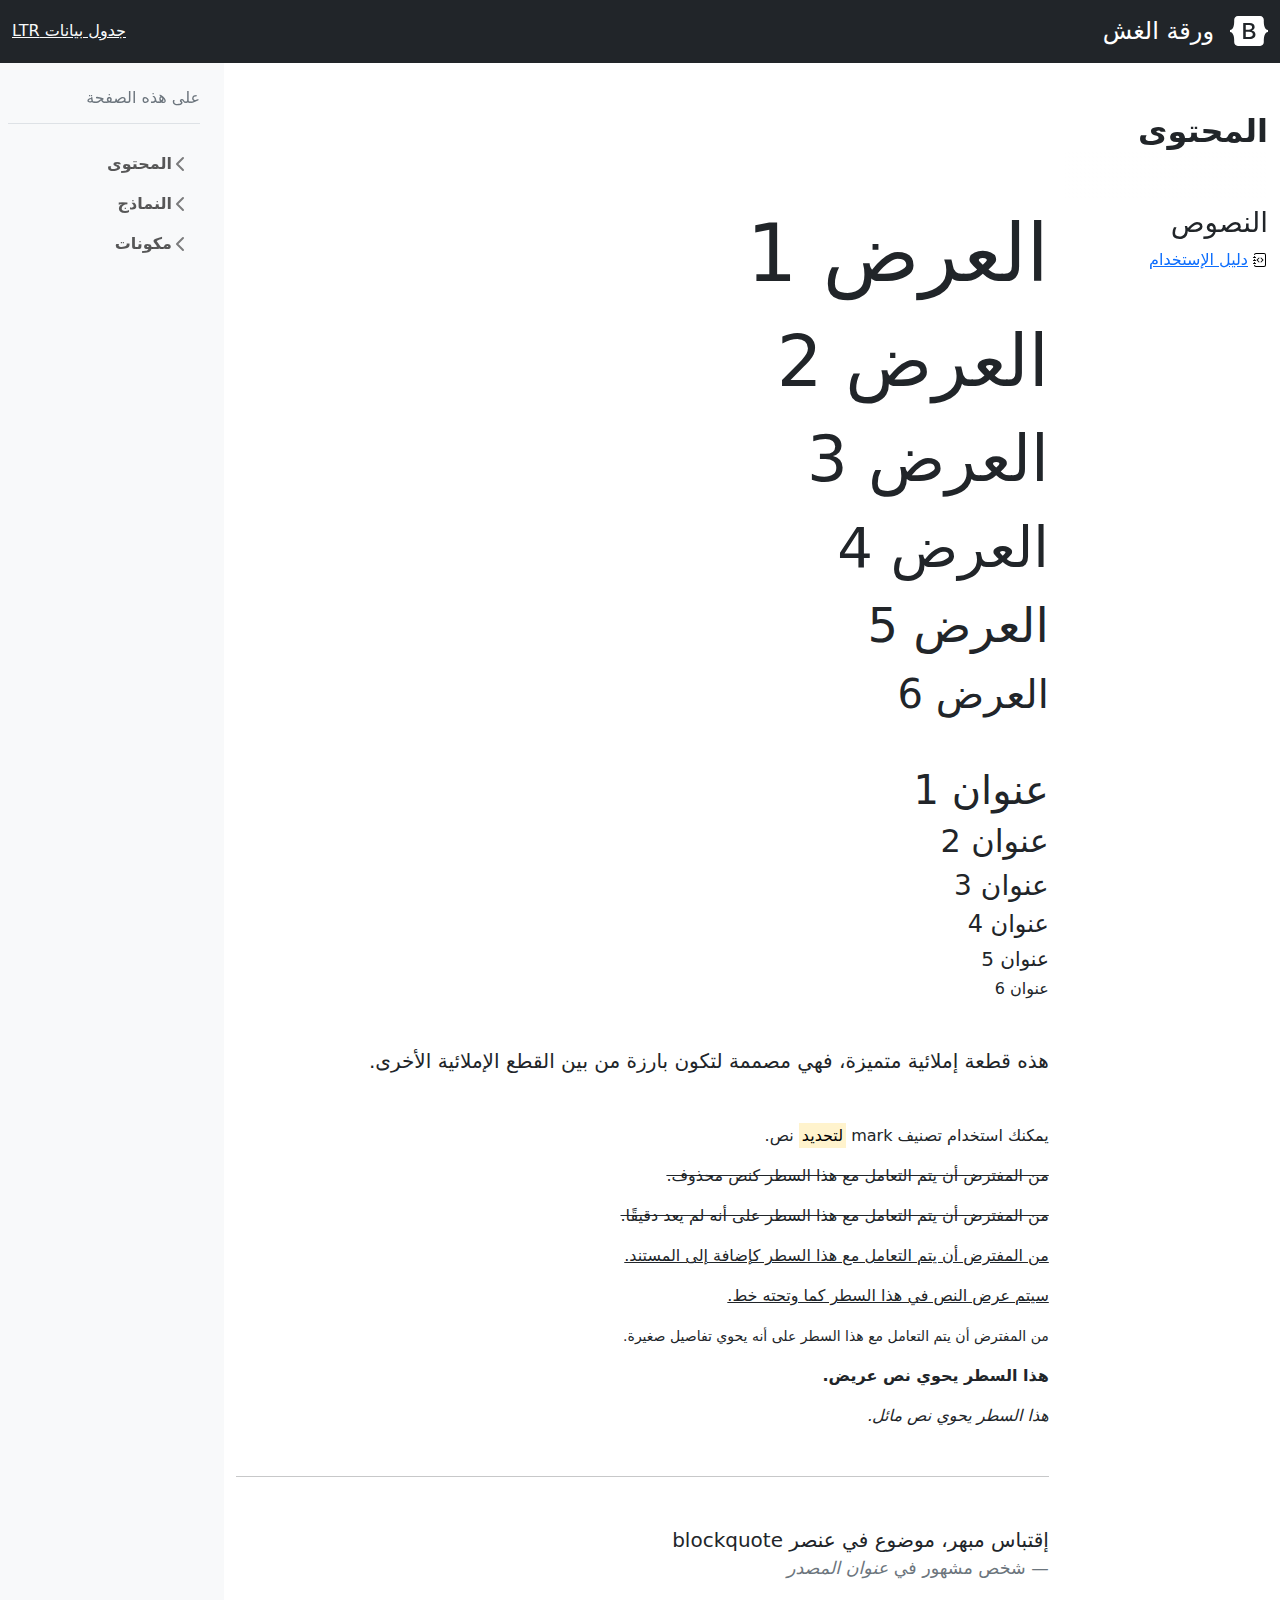
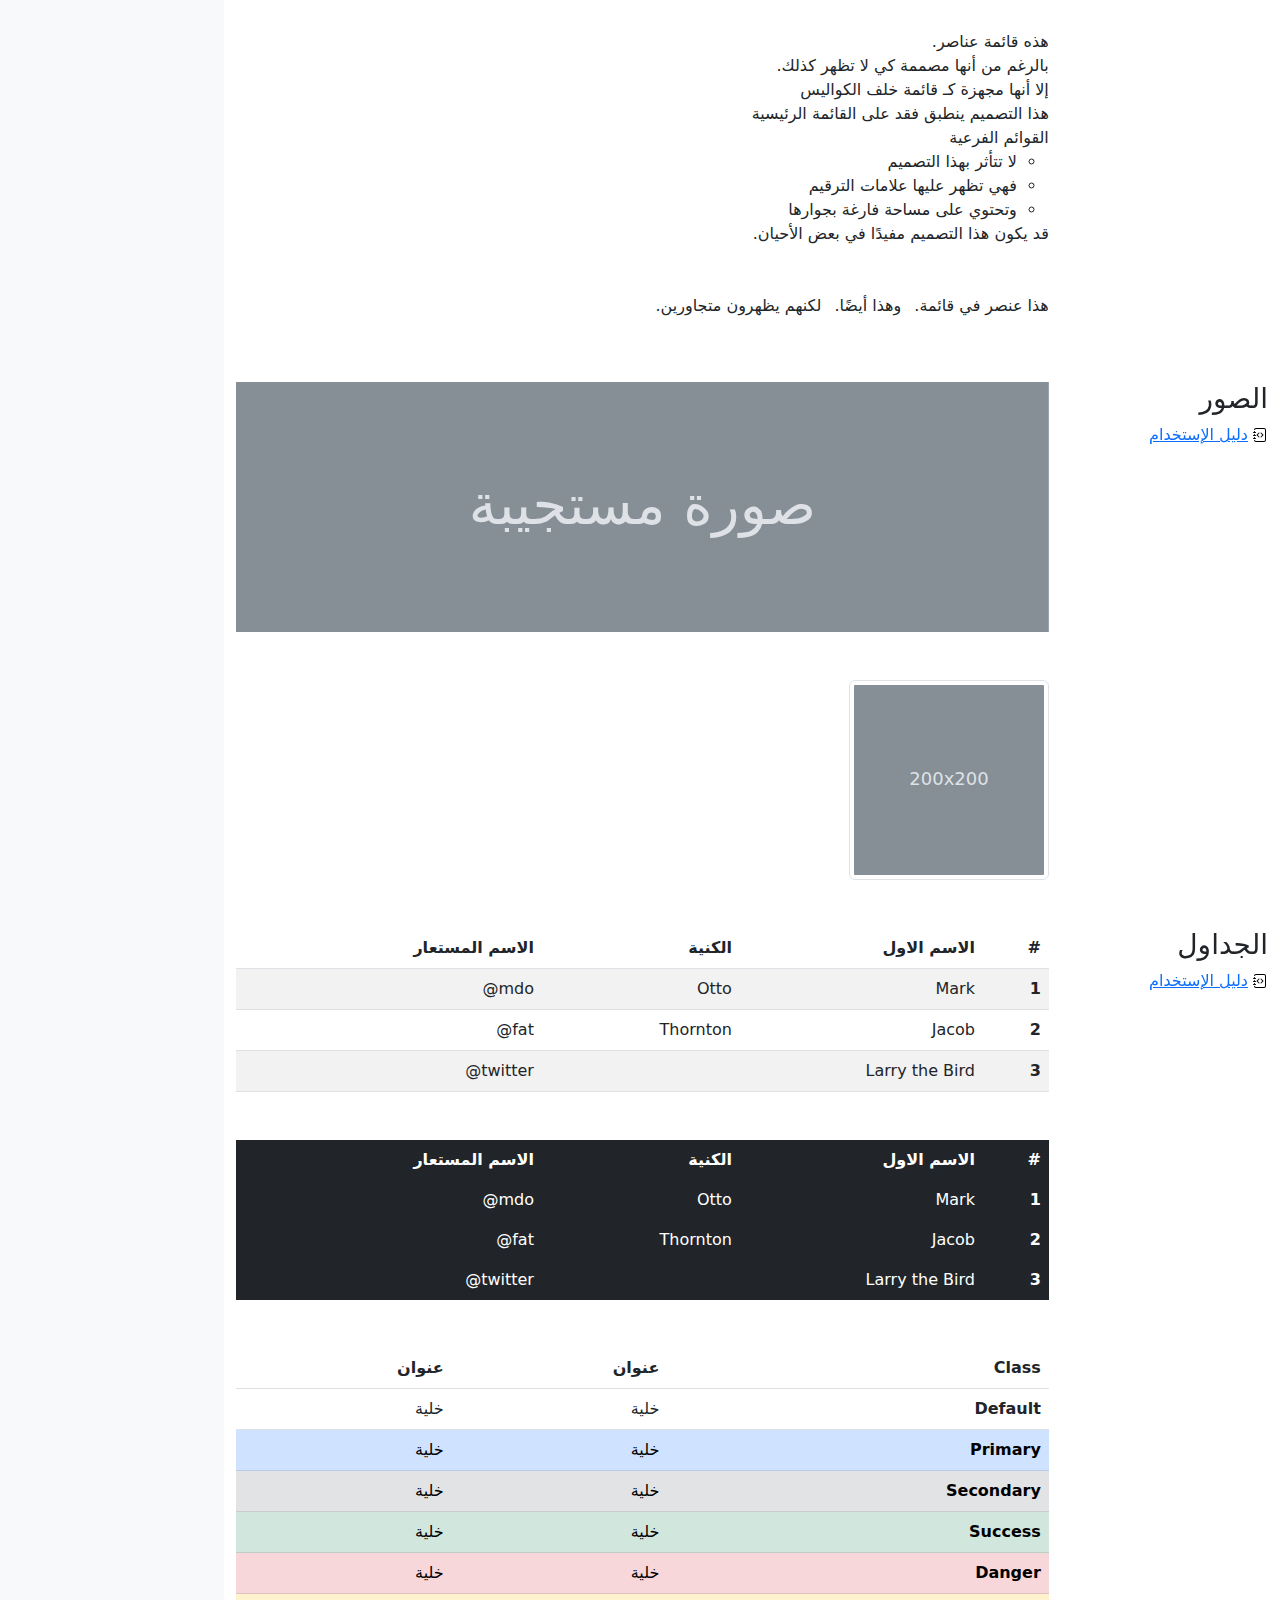
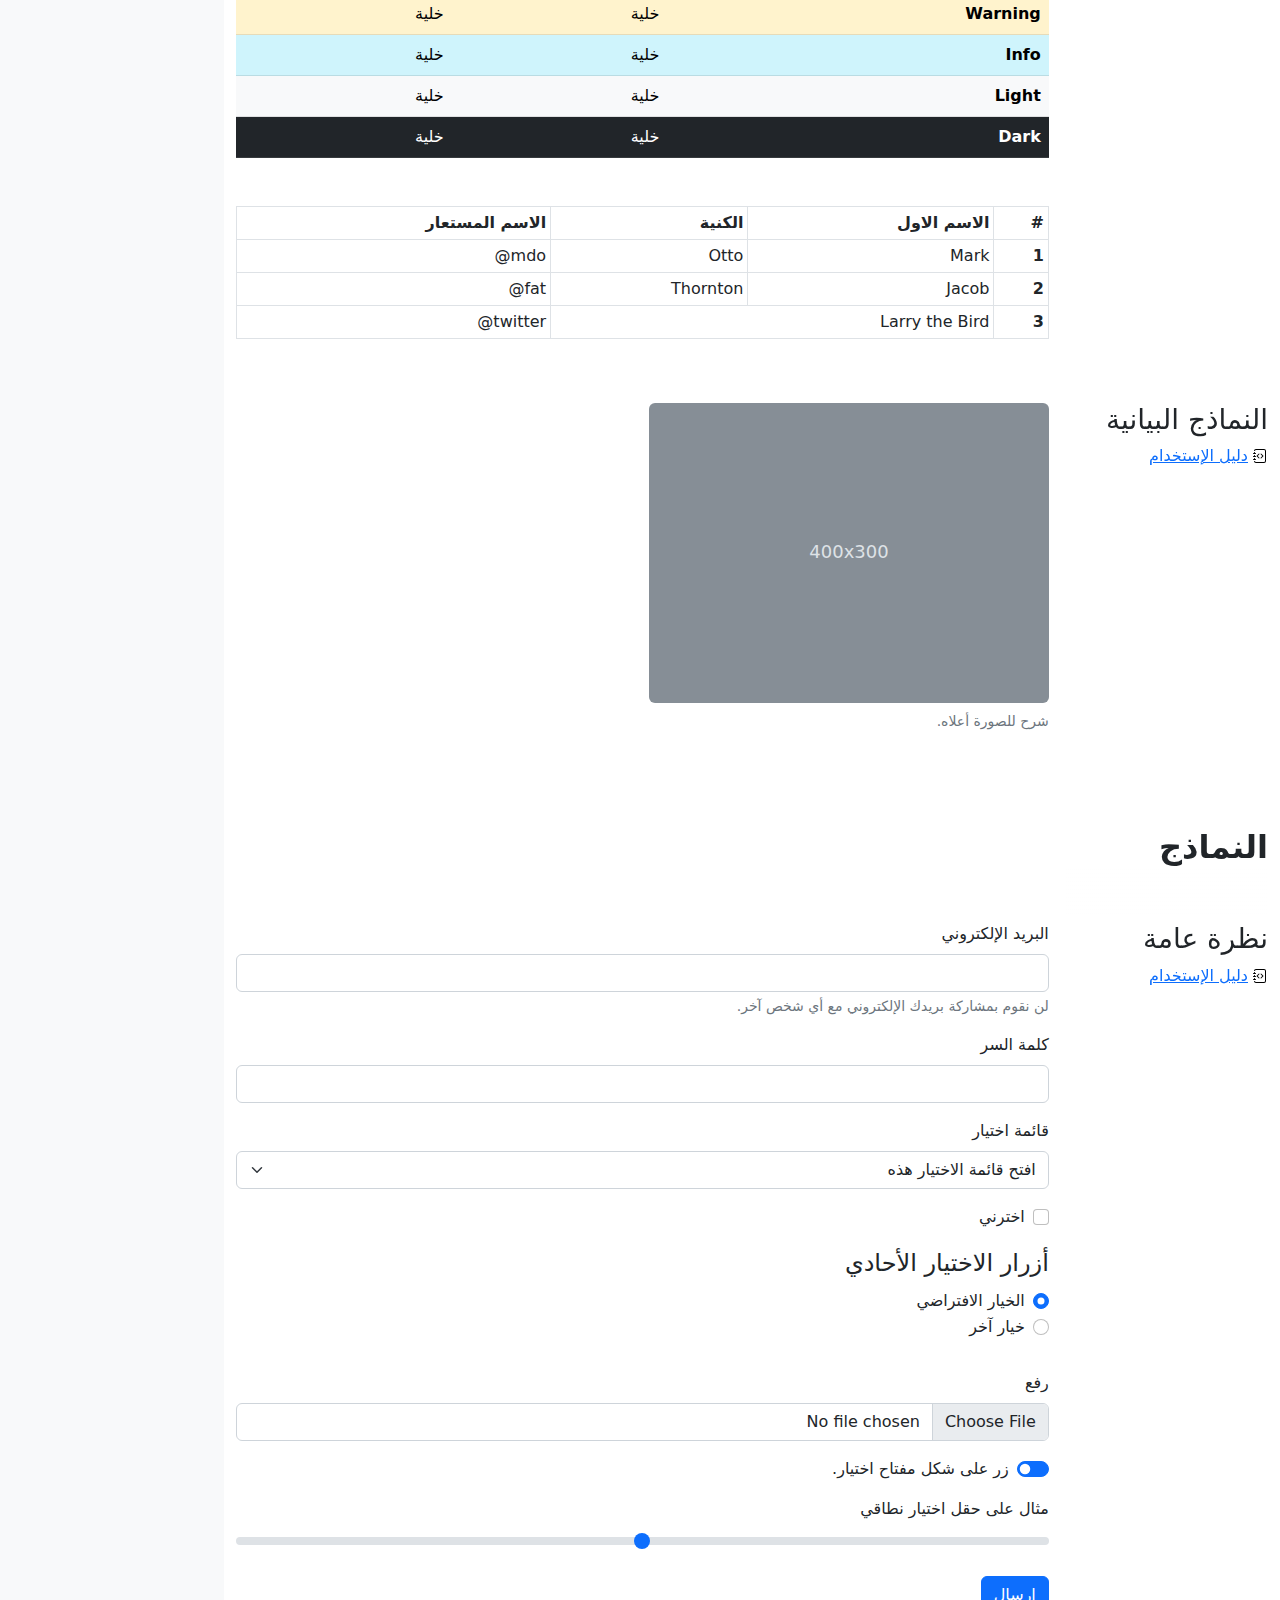
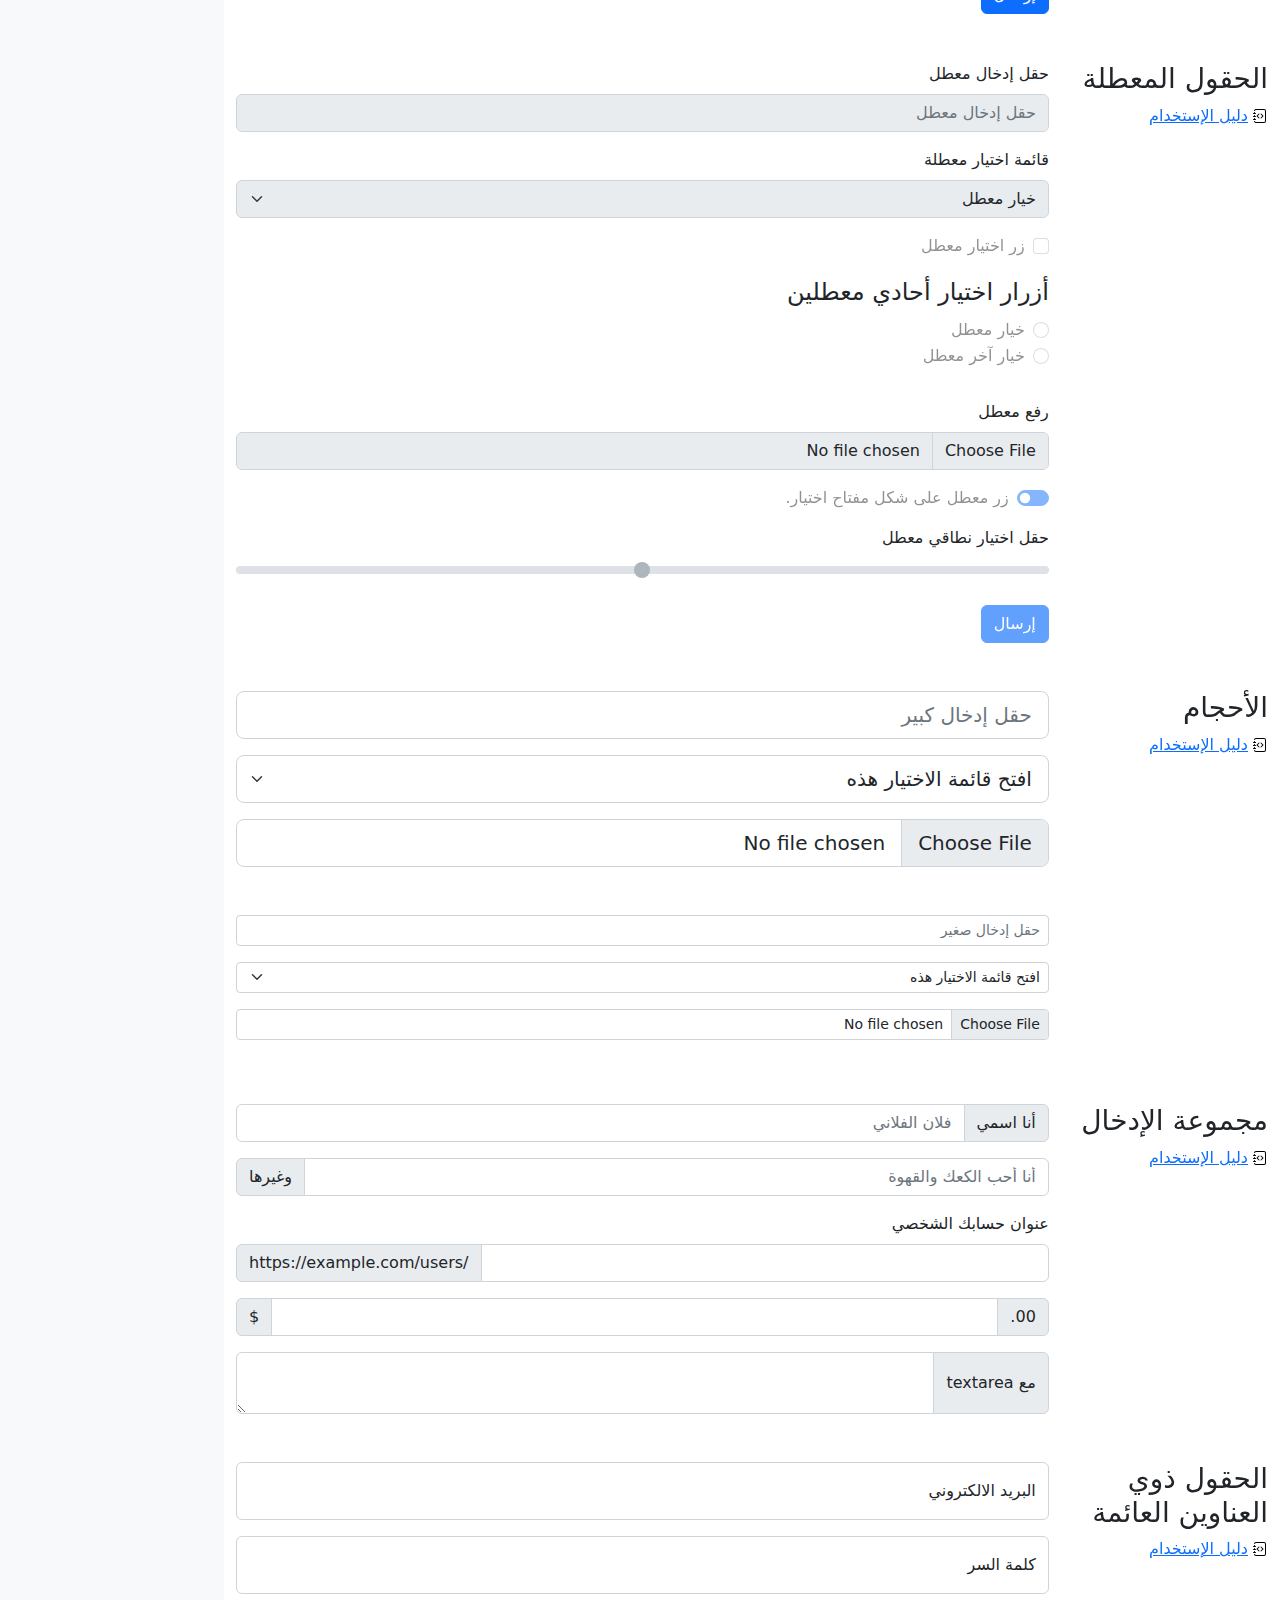
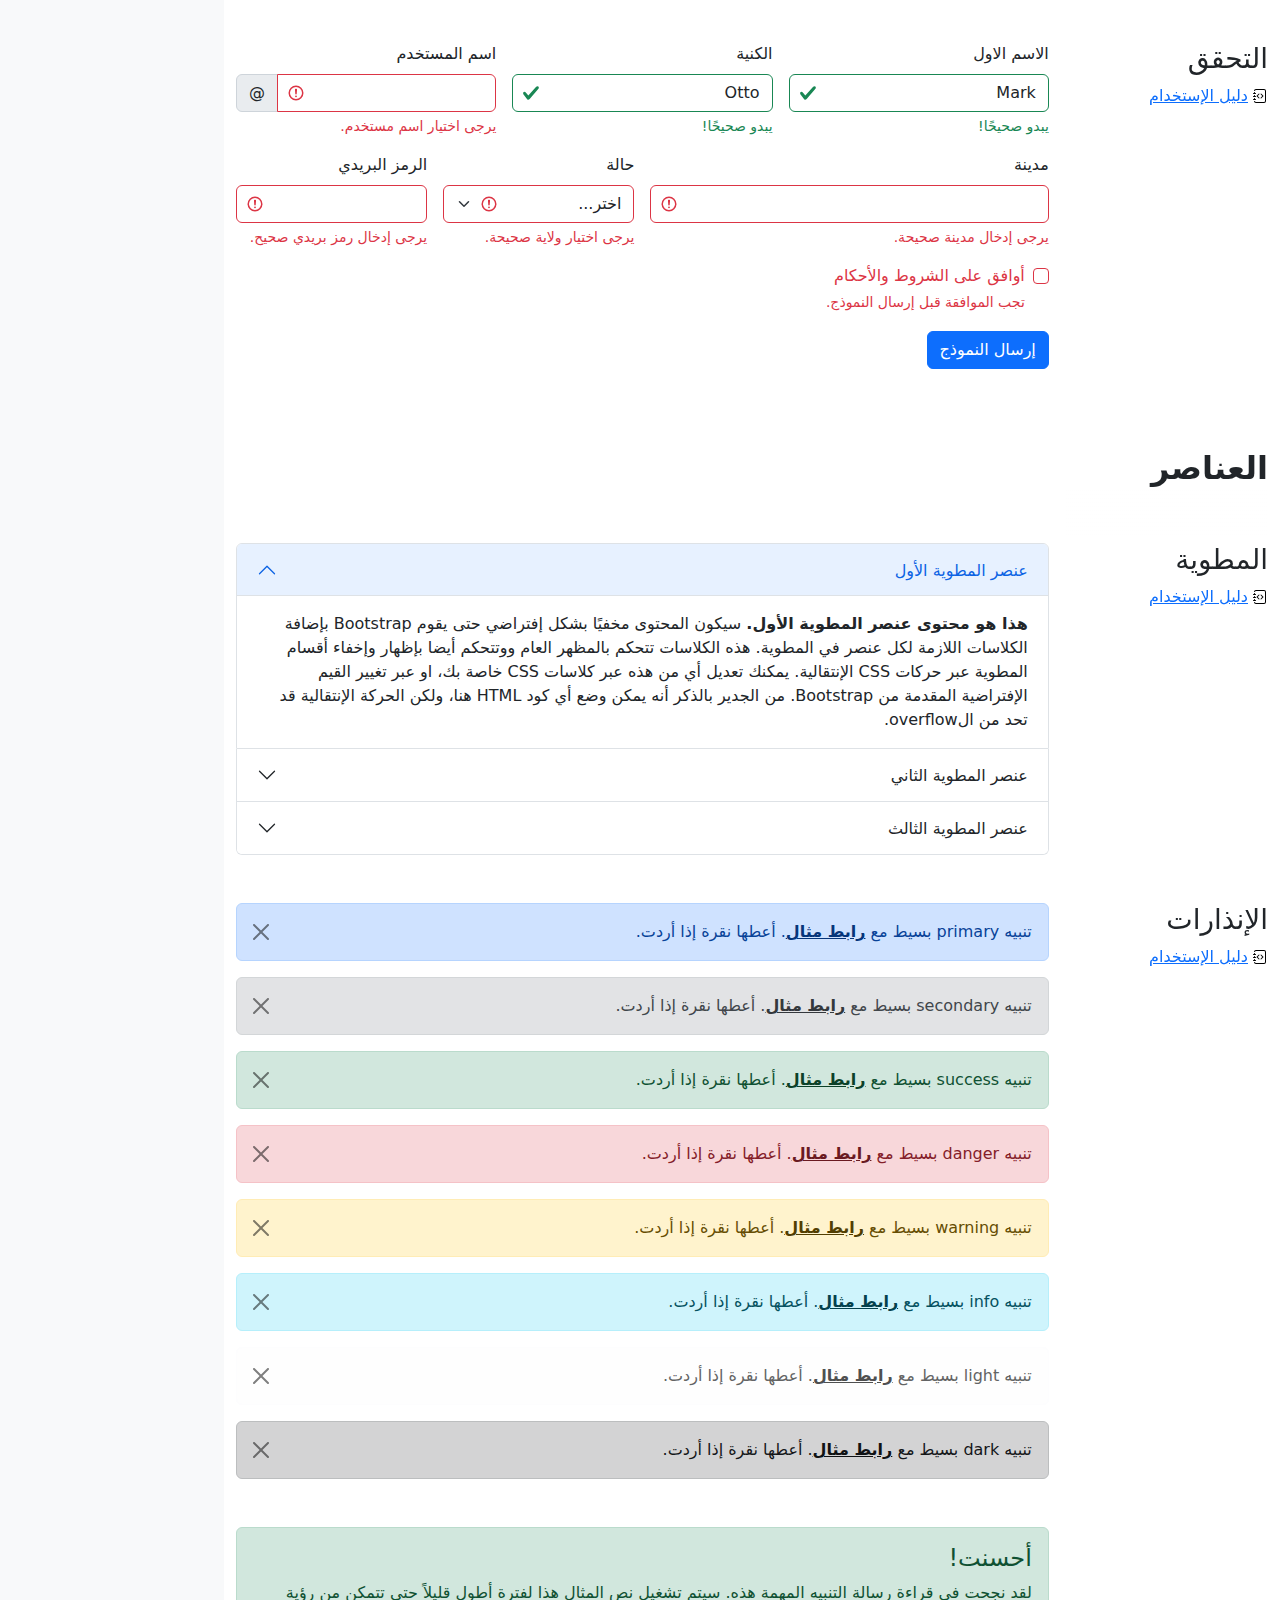
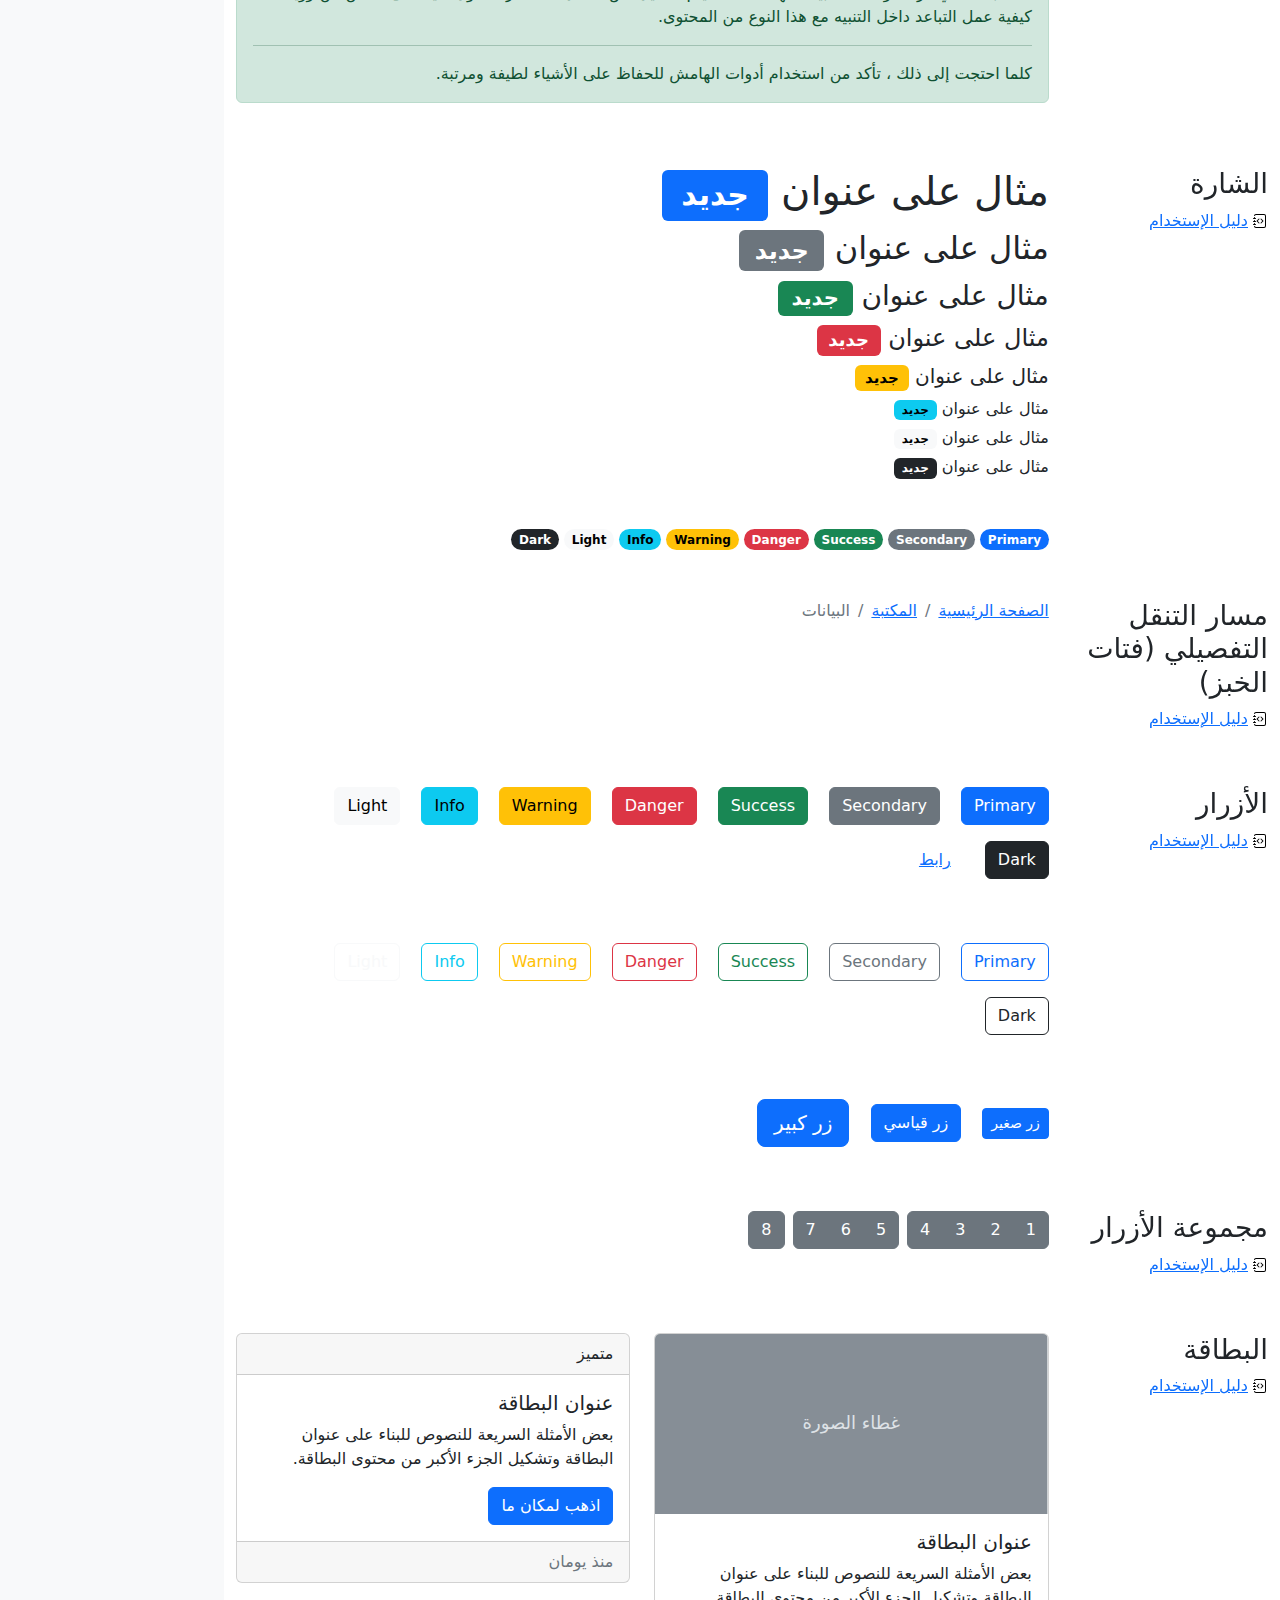
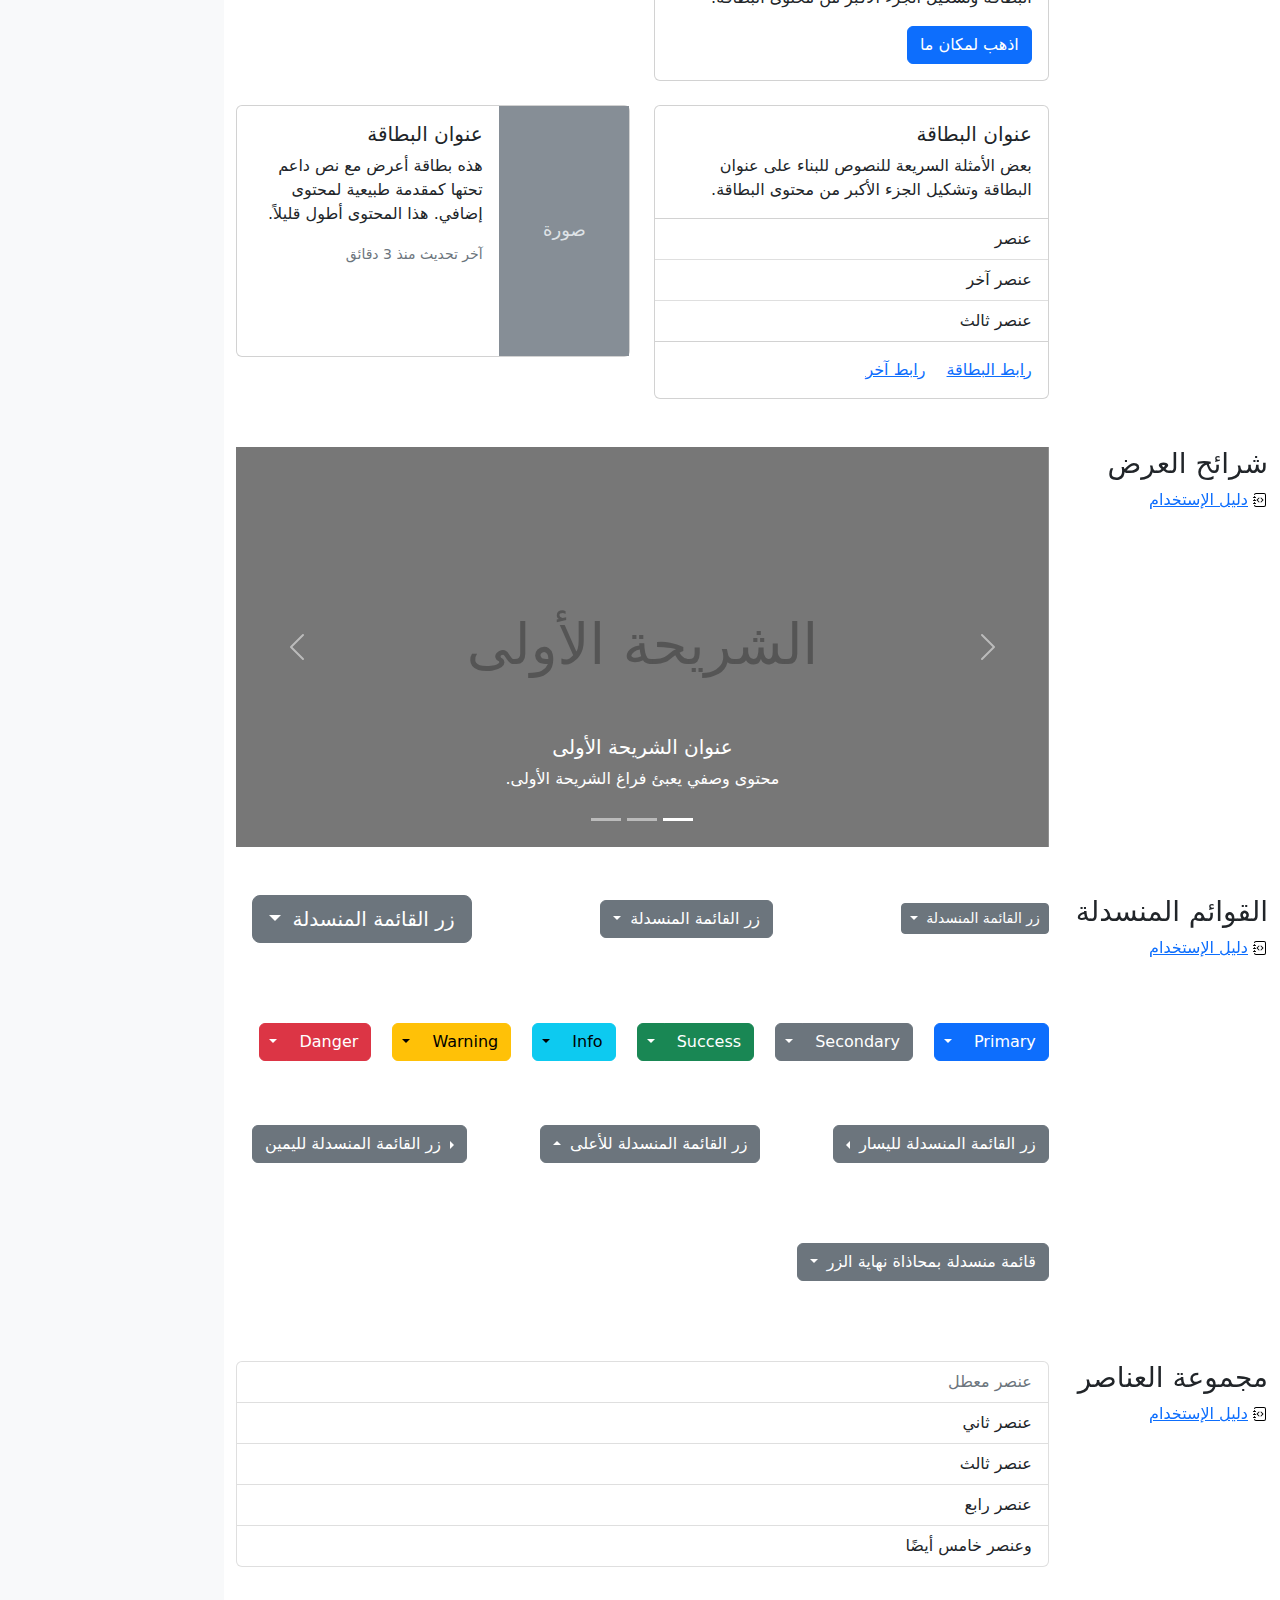
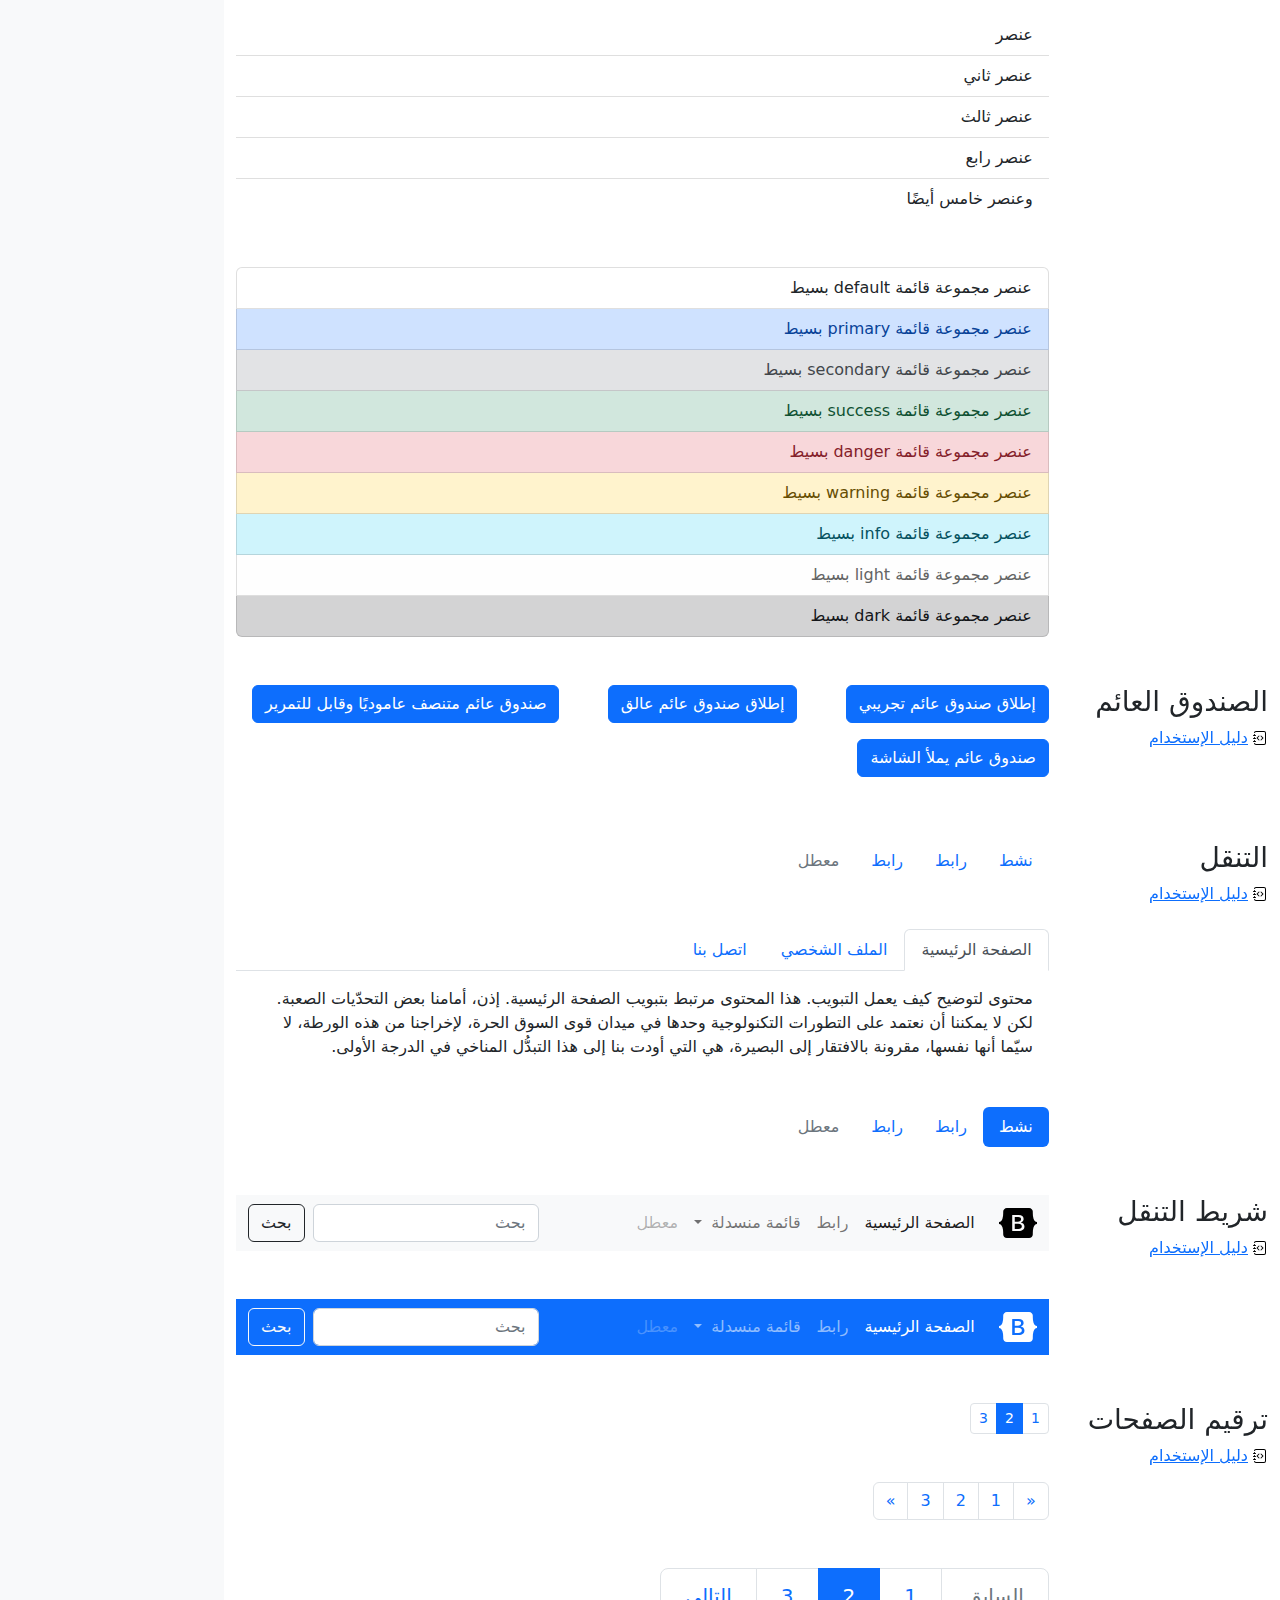
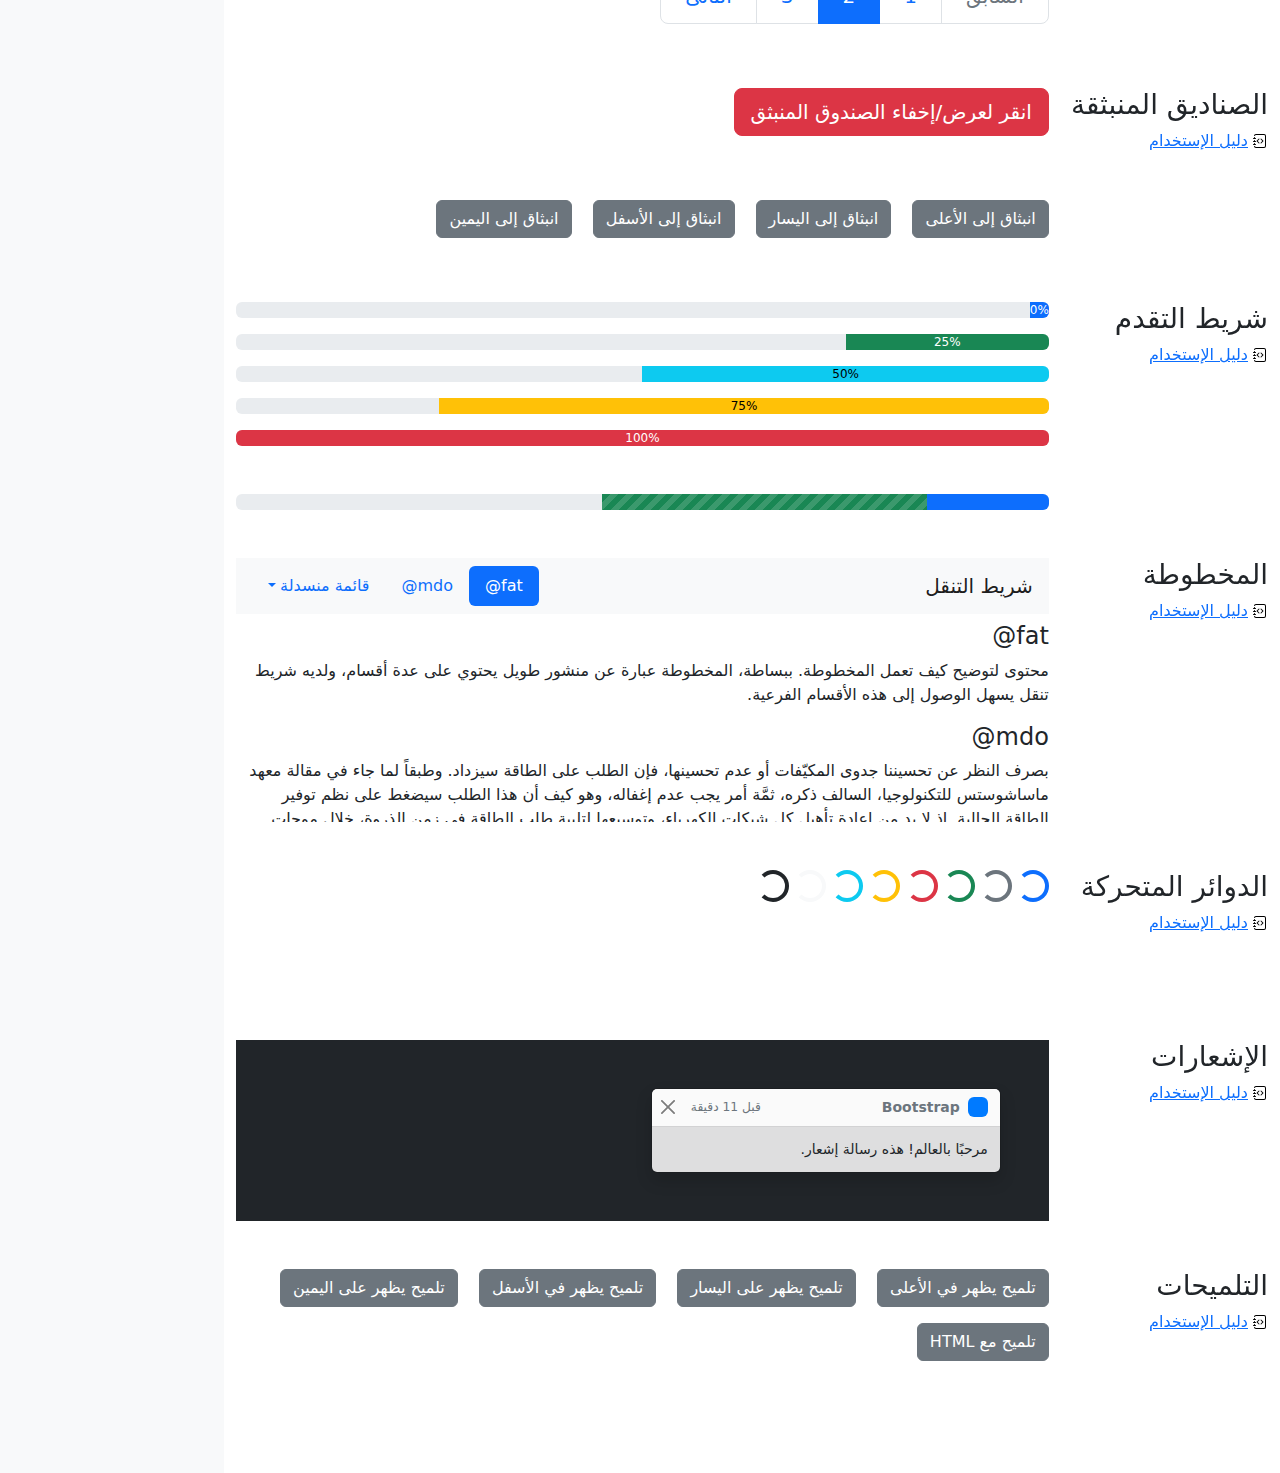
<file: bootstrap-5.2.2-examples/bootstrap-5.2.2-examples/cheatsheet-rtl/index.html>
<!doctype html>
<html lang="ar" dir="rtl">
  <head>
    <meta charset="utf-8">
    <meta name="viewport" content="width=device-width, initial-scale=1">
    <meta name="description" content="">
    <meta name="author" content="Mark Otto, Jacob Thornton, and Bootstrap contributors">
    <meta name="generator" content="Hugo 0.104.2">
    <title>ورقة الغش · Bootstrap v5.2</title>

    <link rel="canonical" href="https://getbootstrap.com/docs/5.2/examples/cheatsheet-rtl/">

    

    

<link href="../assets/dist/css/bootstrap.rtl.min.css" rel="stylesheet">

    <style>
      .bd-placeholder-img {
        font-size: 1.125rem;
        text-anchor: middle;
        -webkit-user-select: none;
        -moz-user-select: none;
        user-select: none;
      }

      @media (min-width: 768px) {
        .bd-placeholder-img-lg {
          font-size: 3.5rem;
        }
      }

      .b-example-divider {
        height: 3rem;
        background-color: rgba(0, 0, 0, .1);
        border: solid rgba(0, 0, 0, .15);
        border-width: 1px 0;
        box-shadow: inset 0 .5em 1.5em rgba(0, 0, 0, .1), inset 0 .125em .5em rgba(0, 0, 0, .15);
      }

      .b-example-vr {
        flex-shrink: 0;
        width: 1.5rem;
        height: 100vh;
      }

      .bi {
        vertical-align: -.125em;
        fill: currentColor;
      }

      .nav-scroller {
        position: relative;
        z-index: 2;
        height: 2.75rem;
        overflow-y: hidden;
      }

      .nav-scroller .nav {
        display: flex;
        flex-wrap: nowrap;
        padding-bottom: 1rem;
        margin-top: -1px;
        overflow-x: auto;
        text-align: center;
        white-space: nowrap;
        -webkit-overflow-scrolling: touch;
      }
    </style>

    
    <!-- Custom styles for this template -->
    <link href="../cheatsheet/cheatsheet.rtl.css" rel="stylesheet">
  </head>
  <body class="bg-light">
    
<header class="bd-header bg-dark py-3 d-flex align-items-stretch border-bottom border-dark">
  <div class="container-fluid d-flex align-items-center">
    <h1 class="d-flex align-items-center fs-4 text-white mb-0">
      <img src="../assets/brand/bootstrap-logo-white.svg" width="38" height="30" class="me-3" alt="Bootstrap">
      ورقة الغش
    </h1>
    <a href="../examples/cheatsheet/" class="ms-auto link-light" hreflang="en">جدول بيانات LTR</a>
  </div>
</header>
<aside class="bd-aside sticky-xl-top text-muted align-self-start mb-3 mb-xl-5 px-2">
  <h2 class="h6 pt-4 pb-3 mb-4 border-bottom">على هذه الصفحة</h2>
  <nav class="small" id="toc">
    <ul class="list-unstyled">
      <li class="my-2">
        <button class="btn d-inline-flex align-items-center collapsed border-0" data-bs-toggle="collapse" aria-expanded="false" data-bs-target="#contents-collapse" aria-controls="contents-collapse">المحتوى</button>
        <ul class="list-unstyled ps-3 collapse" id="contents-collapse">
          <li><a class="d-inline-flex align-items-center rounded text-decoration-none" href="#typography">النصوص</a></li>
          <li><a class="d-inline-flex align-items-center rounded text-decoration-none" href="#images">الصور</a></li>
          <li><a class="d-inline-flex align-items-center rounded text-decoration-none" href="#tables">الجداول</a></li>
          <li><a class="d-inline-flex align-items-center rounded text-decoration-none" href="#figures">النماذج البيانية</a></li>
        </ul>
      </li>
      <li class="my-2">
        <button class="btn d-inline-flex align-items-center collapsed border-0" data-bs-toggle="collapse" aria-expanded="false" data-bs-target="#forms-collapse" aria-controls="forms-collapse">النماذج</button>
        <ul class="list-unstyled ps-3 collapse" id="forms-collapse">
          <li><a class="d-inline-flex align-items-center rounded text-decoration-none" href="#overview">نظرة عامة</a></li>
          <li><a class="d-inline-flex align-items-center rounded text-decoration-none" href="#disabled-forms">الحقول المعطلة</a></li>
          <li><a class="d-inline-flex align-items-center rounded text-decoration-none" href="#sizing">الأحجام</a></li>
          <li><a class="d-inline-flex align-items-center rounded text-decoration-none" href="#input-group">مجموعة الإدخال</a></li>
          <li><a class="d-inline-flex align-items-center rounded text-decoration-none" href="#floating-labels">الحقول ذوي العناوين العائمة</a></li>
          <li><a class="d-inline-flex align-items-center rounded text-decoration-none" href="#validation">التحقق</a></li>
        </ul>
      </li>
      <li class="my-2">
        <button class="btn d-inline-flex align-items-center collapsed border-0" data-bs-toggle="collapse" aria-expanded="false" data-bs-target="#components-collapse" aria-controls="components-collapse">مكونات</button>
        <ul class="list-unstyled ps-3 collapse" id="components-collapse">
          <li><a class="d-inline-flex align-items-center rounded text-decoration-none" href="#accordion">المطوية</a></li>
          <li><a class="d-inline-flex align-items-center rounded text-decoration-none" href="#alerts">الإنذارات</a></li>
          <li><a class="d-inline-flex align-items-center rounded text-decoration-none" href="#badge">الشارة</a></li>
          <li><a class="d-inline-flex align-items-center rounded text-decoration-none" href="#breadcrumb">مسار التنقل التفصيلي</a></li>
          <li><a class="d-inline-flex align-items-center rounded text-decoration-none" href="#buttons">الأزرار</a></li>
          <li><a class="d-inline-flex align-items-center rounded text-decoration-none" href="#button-group">مجموعة الأزرار</a></li>
          <li><a class="d-inline-flex align-items-center rounded text-decoration-none" href="#card">البطاقة</a></li>
          <li><a class="d-inline-flex align-items-center rounded text-decoration-none" href="#carousel">شرائح العرض</a></li>
          <li><a class="d-inline-flex align-items-center rounded text-decoration-none" href="#dropdowns">القوائم المنسدلة</a></li>
          <li><a class="d-inline-flex align-items-center rounded text-decoration-none" href="#list-group">مجموعة العناصر</a></li>
          <li><a class="d-inline-flex align-items-center rounded text-decoration-none" href="#modal">الصندوق العائم</a></li>
          <li><a class="d-inline-flex align-items-center rounded text-decoration-none" href="#navs">التنقل</a></li>
          <li><a class="d-inline-flex align-items-center rounded text-decoration-none" href="#navbar">شريط التنقل</a></li>
          <li><a class="d-inline-flex align-items-center rounded text-decoration-none" href="#pagination">ترقيم الصفحات</a></li>
          <li><a class="d-inline-flex align-items-center rounded text-decoration-none" href="#popovers">الصناديق المنبثقة</a></li>
          <li><a class="d-inline-flex align-items-center rounded text-decoration-none" href="#progress">شريط التقدم</a></li>
          <li><a class="d-inline-flex align-items-center rounded text-decoration-none" href="#scrollspy">المخطوطة</a></li>
          <li><a class="d-inline-flex align-items-center rounded text-decoration-none" href="#spinners">الدوائر المتحركة</a></li>
          <li><a class="d-inline-flex align-items-center rounded text-decoration-none" href="#toasts">الإشعارات</a></li>
          <li><a class="d-inline-flex align-items-center rounded text-decoration-none" href="#tooltips">التلميحات</a></li>
        </ul>
      </li>
    </ul>
  </nav>
</aside>
<div class="bd-cheatsheet container-fluid bg-body">
  <section id="content">
    <h2 class="sticky-xl-top fw-bold pt-3 pt-xl-5 pb-2 pb-xl-3">المحتوى</h2>

    <article class="my-3" id="typography">
      <div class="bd-heading sticky-xl-top align-self-start mt-5 mb-3 mt-xl-0 mb-xl-2">
        <h3>النصوص</h3>
        <a class="d-flex align-items-center" hreflang="en" href="../content/typography/">دليل الإستخدام</a>
      </div>

      <div>
        <div class="bd-example-snippet bd-code-snippet"><div class="bd-example">
        <p class="display-1">العرض 1</p>
        <p class="display-2">العرض 2</p>
        <p class="display-3">العرض 3</p>
        <p class="display-4">العرض 4</p>
        <p class="display-5">العرض 5</p>
        <p class="display-6">العرض 6</p>
        </div></div>


        <div class="bd-example-snippet bd-code-snippet"><div class="bd-example">
        <p class="h1">عنوان 1</p>
        <p class="h2">عنوان 2</p>
        <p class="h3">عنوان 3</p>
        <p class="h4">عنوان 4</p>
        <p class="h5">عنوان 5</p>
        <p class="h6">عنوان 6</p>
        </div></div>


        <div class="bd-example-snippet bd-code-snippet"><div class="bd-example">
        <p class="lead">
          هذه قطعة إملائية متميزة، فهي مصممة لتكون بارزة من بين القطع الإملائية الأخرى.
        </p>
        </div></div>


        <div class="bd-example-snippet bd-code-snippet"><div class="bd-example">
        <p>يمكنك استخدام تصنيف mark <mark>لتحديد</mark> نص.</p>
        <p><del>من المفترض أن يتم التعامل مع هذا السطر كنص محذوف.</del></p>
        <p><s>من المفترض أن يتم التعامل مع هذا السطر على أنه لم يعد دقيقًا.</s></p>
        <p><ins>من المفترض أن يتم التعامل مع هذا السطر كإضافة إلى المستند.</ins></p>
        <p><u>سيتم عرض النص في هذا السطر كما وتحته خط.</u></p>
        <p><small>من المفترض أن يتم التعامل مع هذا السطر على أنه يحوي تفاصيل صغيرة.</small></p>
        <p><strong>هذا السطر يحوي نص عريض.</strong></p>
        <p><em>هذا السطر يحوي نص مائل.</em></p>
        </div></div>


        <div class="bd-example-snippet bd-code-snippet"><div class="bd-example">
        <hr>
        </div></div>


        <div class="bd-example-snippet bd-code-snippet"><div class="bd-example">
        <blockquote class="blockquote">
          <p>إقتباس مبهر، موضوع في عنصر blockquote</p>
          <footer class="blockquote-footer">شخص مشهور في <cite title= "عنوان المصدر"> عنوان المصدر </cite></footer>
        </blockquote>
        </div></div>


        <div class="bd-example-snippet bd-code-snippet"><div class="bd-example">
        <ul class="list-unstyled">
          <li>هذه قائمة عناصر.</li>
          <li>بالرغم من أنها مصممة كي لا تظهر كذلك.</li>
          <li>إلا أنها مجهزة كـ قائمة خلف الكواليس</li>
          <li>هذا التصميم ينطبق فقد على القائمة الرئيسية</li>
          <li>القوائم الفرعية
            <ul>
              <li>لا تتأثر بهذا التصميم</li>
              <li>فهي تظهر عليها علامات الترقيم</li>
              <li>وتحتوي على مساحة فارغة بجوارها</li>
            </ul>
          </li>
          <li>قد يكون هذا التصميم مفيدًا في بعض الأحيان.</li>
        </ul>
        </div></div>


        <div class="bd-example-snippet bd-code-snippet"><div class="bd-example">
        <ul class="list-inline">
          <li class="list-inline-item">هذا عنصر في قائمة.</li>
          <li class="list-inline-item">وهذا أيضًا.</li>
          <li class="list-inline-item">لكنهم يظهرون متجاورين.</li>
        </ul>
        </div></div>

      </div>
    </article>
    <article class="my-3" id="images">
      <div class="bd-heading sticky-xl-top align-self-start mt-5 mb-3 mt-xl-0 mb-xl-2">
        <h3>الصور</h3>
        <a class="d-flex align-items-center" hreflang="en" href="../content/images/">دليل الإستخدام</a>
      </div>

      <div>
        <div class="bd-example-snippet bd-code-snippet"><div class="bd-example">
        <svg class="bd-placeholder-img bd-placeholder-img-lg img-fluid" width="100%" height="250" xmlns="http://www.w3.org/2000/svg" role="img" aria-label="Placeholder: صورة مستجيبة" preserveAspectRatio="xMidYMid slice" focusable="false"><title>Placeholder</title><rect width="100%" height="100%" fill="#868e96"/><text x="50%" y="50%" fill="#dee2e6" dy=".3em">صورة مستجيبة</text></svg>

        </div></div>


        <div class="bd-example-snippet bd-code-snippet"><div class="bd-example">
        <svg class="bd-placeholder-img img-thumbnail" width="200" height="200" xmlns="http://www.w3.org/2000/svg" role="img" aria-label="صورة عنصر نائب مربع عام مع حدود بيضاء حولها ، مما يجعلها تشبه صورة تم التقاطها بكاميرا فورية قديمة: 200x200" preserveAspectRatio="xMidYMid slice" focusable="false"><title>صورة عنصر نائب مربع عام مع حدود بيضاء حولها ، مما يجعلها تشبه صورة تم التقاطها بكاميرا فورية قديمة</title><rect width="100%" height="100%" fill="#868e96"/><text x="50%" y="50%" fill="#dee2e6" dy=".3em">200x200</text></svg>

        </div></div>

      </div>
    </article>
    <article class="my-3" id="tables">
      <div class="bd-heading sticky-xl-top align-self-start mt-5 mb-3 mt-xl-0 mb-xl-2">
        <h3>الجداول</h3>
        <a class="d-flex align-items-center" hreflang="en" href="../content/tables/">دليل الإستخدام</a>
      </div>

      <div>
        <div class="bd-example-snippet bd-code-snippet"><div class="bd-example">
        <table class="table table-striped">
          <thead>
          <tr>
            <th scope="col">#</th>
            <th scope="col">الاسم الاول</th>
            <th scope="col">الكنية</th>
            <th scope="col">الاسم المستعار</th>
          </tr>
          </thead>
          <tbody>
          <tr>
            <th scope="row">1</th>
            <td>Mark</td>
            <td>Otto</td>
            <td><bdo lang="en" dir="ltr">@mdo</bdo></td>
          </tr>
          <tr>
            <th scope="row">2</th>
            <td>Jacob</td>
            <td>Thornton</td>
            <td><bdo lang="en" dir="ltr">@fat</bdo></td>
          </tr>
          <tr>
            <th scope="row">3</th>
            <td colspan="2">Larry the Bird</td>
            <td><bdo lang="en" dir="ltr">@twitter</bdo></td>
          </tr>
          </tbody>
        </table>
        </div></div>


        <div class="bd-example-snippet bd-code-snippet"><div class="bd-example">
        <table class="table table-dark table-borderless">
          <thead>
          <tr>
            <th scope="col">#</th>
            <th scope="col">الاسم الاول</th>
            <th scope="col">الكنية</th>
            <th scope="col">الاسم المستعار</th>
          </tr>
          </thead>
          <tbody>
          <tr>
            <th scope="row">1</th>
            <td>Mark</td>
            <td>Otto</td>
            <td><bdo lang="en" dir="ltr">@mdo</bdo></td>
          </tr>
          <tr>
            <th scope="row">2</th>
            <td>Jacob</td>
            <td>Thornton</td>
            <td><bdo lang="en" dir="ltr">@fat</bdo></td>
          </tr>
          <tr>
            <th scope="row">3</th>
            <td colspan="2">Larry the Bird</td>
            <td><bdo lang="en" dir="ltr">@twitter</bdo></td>
          </tr>
          </tbody>
        </table>
        </div></div>


        <div class="bd-example-snippet bd-code-snippet"><div class="bd-example">
        <table class="table table-hover">
          <thead>
          <tr>
            <th scope="col">Class</th>
            <th scope="col">عنوان</th>
            <th scope="col">عنوان</th>
          </tr>
          </thead>
          <tbody>
          <tr>
            <th scope="row">Default</th>
            <td>خلية</td>
            <td>خلية</td>
          </tr>
          
          <tr class="table-primary">
            <th scope="row">Primary</th>
            <td>خلية</td>
            <td>خلية</td>
          </tr>
          <tr class="table-secondary">
            <th scope="row">Secondary</th>
            <td>خلية</td>
            <td>خلية</td>
          </tr>
          <tr class="table-success">
            <th scope="row">Success</th>
            <td>خلية</td>
            <td>خلية</td>
          </tr>
          <tr class="table-danger">
            <th scope="row">Danger</th>
            <td>خلية</td>
            <td>خلية</td>
          </tr>
          <tr class="table-warning">
            <th scope="row">Warning</th>
            <td>خلية</td>
            <td>خلية</td>
          </tr>
          <tr class="table-info">
            <th scope="row">Info</th>
            <td>خلية</td>
            <td>خلية</td>
          </tr>
          <tr class="table-light">
            <th scope="row">Light</th>
            <td>خلية</td>
            <td>خلية</td>
          </tr>
          <tr class="table-dark">
            <th scope="row">Dark</th>
            <td>خلية</td>
            <td>خلية</td>
          </tr>
          </tbody>
        </table>
        </div></div>


        <div class="bd-example-snippet bd-code-snippet"><div class="bd-example">
        <table class="table table-sm table-bordered">
          <thead>
          <tr>
            <th scope="col">#</th>
            <th scope="col">الاسم الاول</th>
            <th scope="col">الكنية</th>
            <th scope="col">الاسم المستعار</th>
          </tr>
          </thead>
          <tbody>
          <tr>
            <th scope="row">1</th>
            <td>Mark</td>
            <td>Otto</td>
            <td><bdo lang="en" dir="ltr">@mdo</bdo></td>
          </tr>
          <tr>
            <th scope="row">2</th>
            <td>Jacob</td>
            <td>Thornton</td>
            <td><bdo lang="en" dir="ltr">@fat</bdo></td>
          </tr>
          <tr>
            <th scope="row">3</th>
            <td colspan="2">Larry the Bird</td>
            <td><bdo lang="en" dir="ltr">@twitter</bdo></td>
          </tr>
          </tbody>
        </table>
        </div></div>

      </div>
    </article>
    <article class="my-3" id="figures">
      <div class="bd-heading sticky-xl-top align-self-start mt-5 mb-3 mt-xl-0 mb-xl-2">
        <h3>النماذج البيانية</h3>
        <a class="d-flex align-items-center" hreflang="en" href="../content/figures/">دليل الإستخدام</a>
      </div>

      <div>
        <div class="bd-example-snippet bd-code-snippet"><div class="bd-example">
        <figure class="figure">
          <svg class="bd-placeholder-img figure-img img-fluid rounded" width="400" height="300" xmlns="http://www.w3.org/2000/svg" role="img" aria-label="Placeholder: 400x300" preserveAspectRatio="xMidYMid slice" focusable="false"><title>Placeholder</title><rect width="100%" height="100%" fill="#868e96"/><text x="50%" y="50%" fill="#dee2e6" dy=".3em">400x300</text></svg>

          <figcaption class="figure-caption">شرح للصورة أعلاه.</figcaption>
        </figure>
        </div></div>

      </div>
    </article>
  </section>

  <section id="forms">
    <h2 class="sticky-xl-top fw-bold pt-3 pt-xl-5 pb-2 pb-xl-3">النماذج</h2>

    <article class="my-3" id="overview">
      <div class="bd-heading sticky-xl-top align-self-start mt-5 mb-3 mt-xl-0 mb-xl-2">
        <h3>نظرة عامة</h3>
        <a class="d-flex align-items-center" hreflang="en" href="../forms/overview/">دليل الإستخدام</a>
      </div>

      <div>
        <div class="bd-example-snippet bd-code-snippet"><div class="bd-example">
        <form>
          <div class="mb-3">
            <label for="exampleInputEmail1" class="form-label">البريد الإلكتروني</label>
            <input type="email" class="form-control" id="exampleInputEmail1" aria-describedby="emailHelp">
            <div id="emailHelp" class="form-text">لن نقوم بمشاركة بريدك الإلكتروني مع أي شخص آخر.</div>
          </div>
          <div class="mb-3">
            <label for="exampleInputPassword1" class="form-label">كلمة السر</label>
            <input type="password" class="form-control" id="exampleInputPassword1">
          </div>
          <div class="mb-3">
            <label for="exampleSelect" class="form-label">قائمة اختيار</label>
            <select class="form-select" id="exampleSelect">
              <option selected>افتح قائمة الاختيار هذه</option>
              <option value="1">واحد</option>
              <option value="2">اثنان</option>
              <option value="3">ثلاثة</option>
            </select>
          </div>
          <div class="mb-3 form-check">
            <input type="checkbox" class="form-check-input" id="exampleCheck1">
            <label class="form-check-label" for="exampleCheck1">اخترني</label>
          </div>
          <fieldset class="mb-3">
            <legend>أزرار الاختيار الأحادي</legend>
            <div class="form-check">
              <input type="radio" name="radios" class="form-check-input" id="exampleRadio1" checked>
              <label class="form-check-label" for="exampleRadio1">الخيار الافتراضي</label>
            </div>
            <div class="mb-3 form-check">
              <input type="radio" name="radios" class="form-check-input" id="exampleRadio2">
              <label class="form-check-label" for="exampleRadio2">خيار آخر</label>
            </div>
          </fieldset>
          <div class="mb-3">
            <label class="form-label" for="customFile">رفع</label>
            <input type="file" class="form-control" id="customFile">
          </div>
          <div class="mb-3 form-check form-switch">
            <input class="form-check-input" type="checkbox" role="switch" id="flexSwitchCheckChecked" checked>
            <label class="form-check-label" for="flexSwitchCheckChecked">زر على شكل مفتاح اختيار.</label>
          </div>
          <div class="mb-3">
            <label for="customRange3" class="form-label">مثال على حقل اختيار نطاقي</label>
            <input type="range" class="form-range" min="0" max="5" step="0.5" id="customRange3">
          </div>
          <button type="submit" class="btn btn-primary">إرسال</button>
        </form>
        </div></div>

      </div>
    </article>
    <article class="my-3" id="disabled-forms">
      <div class="bd-heading sticky-xl-top align-self-start mt-5 mb-3 mt-xl-0 mb-xl-2">
        <h3>الحقول المعطلة</h3>
        <a class="d-flex align-items-center" hreflang="en" href="../forms/overview/#disabled-forms">دليل الإستخدام</a>
      </div>

      <div>
        <div class="bd-example-snippet bd-code-snippet"><div class="bd-example">
        <form>
          <fieldset disabled aria-label="مثال على مجموعة الحقول المعطلة">
            <div class="mb-3">
              <label for="disabledTextInput" class="form-label">حقل إدخال معطل</label>
              <input type="text" id="disabledTextInput" class="form-control" placeholder="حقل إدخال معطل">
            </div>
            <div class="mb-3">
              <label for="disabledSelect" class="form-label">قائمة اختيار معطلة</label>
              <select id="disabledSelect" class="form-select">
                <option>خيار معطل</option>
              </select>
            </div>
            <div class="mb-3">
              <div class="form-check">
                <input class="form-check-input" type="checkbox" id="disabledFieldsetCheck" disabled>
                <label class="form-check-label" for="disabledFieldsetCheck">
                  زر اختيار معطل
                </label>
              </div>
            </div>
            <fieldset class="mb-3">
              <legend>أزرار اختيار أحادي معطلين</legend>
              <div class="form-check">
                <input type="radio" name="radios" class="form-check-input" id="disabledRadio1" disabled>
                <label class="form-check-label" for="disabledRadio1">خيار معطل</label>
              </div>
              <div class="mb-3 form-check">
                <input type="radio" name="radios" class="form-check-input" id="disabledRadio2" disabled>
                <label class="form-check-label" for="disabledRadio2">خيار آخر معطل</label>
              </div>
            </fieldset>
            <div class="mb-3">
              <label class="form-label" for="disabledCustomFile">رفع معطل</label>
              <input type="file" class="form-control" id="disabledCustomFile" disabled>
            </div>
            <div class="mb-3 form-check form-switch">
              <input class="form-check-input" type="checkbox" role="switch" id="disabledSwitchCheckChecked" checked disabled>
              <label class="form-check-label" for="disabledSwitchCheckChecked">زر معطل على شكل مفتاح اختيار.</label>
            </div>
            <div class="mb-3">
              <label for="disabledRange" class="form-label">حقل اختيار نطاقي معطل</label>
              <input type="range" class="form-range" min="0" max="5" step="0.5" id="disabledRange">
            </div>
            <button type="submit" class="btn btn-primary">إرسال</button>
          </fieldset>
        </form>
        </div></div>

      </div>
    </article>
    <article class="my-3" id="sizing">
      <div class="bd-heading sticky-xl-top align-self-start mt-5 mb-3 mt-xl-0 mb-xl-2">
        <h3>الأحجام</h3>
        <a class="d-flex align-items-center" hreflang="en" href="../forms/form-control/#sizing">دليل الإستخدام</a>
      </div>

      <div>
        <div class="bd-example-snippet bd-code-snippet"><div class="bd-example">
        <div class="mb-3">
          <input class="form-control form-control-lg" type="text" placeholder="حقل إدخال كبير" aria-label=".form-control-lg مثال">
        </div>
        <div class="mb-3">
          <select class="form-select form-select-lg" aria-label=".form-select-lg مثال">
            <option selected>افتح قائمة الاختيار هذه</option>
            <option value="1">واحد</option>
            <option value="2">اثنان</option>
            <option value="3">ثلاثة</option>
          </select>
        </div>
        <div class="mb-3">
          <input type="file" class="form-control form-control-lg" aria-label="مثال على إدخال ملف كبير">
        </div>
        </div></div>


        <div class="bd-example-snippet bd-code-snippet"><div class="bd-example">
        <div class="mb-3">
          <input class="form-control form-control-sm" type="text" placeholder="حقل إدخال صغير" aria-label=".form-control-sm مثال">
        </div>
        <div class="mb-3">
          <select class="form-select form-select-sm" aria-label=".form-select-sm مثال">
            <option selected>افتح قائمة الاختيار هذه</option>
            <option value="1">واحد</option>
            <option value="2">اثنان</option>
            <option value="3">ثلاثة</option>
          </select>
        </div>
        <div class="mb-3">
          <input type="file" class="form-control form-control-sm" aria-label="مثال على إدخال ملف صغير">
        </div>
        </div></div>

      </div>
    </article>
    <article class="my-3" id="input-group">
      <div class="bd-heading sticky-xl-top align-self-start mt-5 mb-3 mt-xl-0 mb-xl-2">
        <h3>مجموعة الإدخال</h3>
        <a class="d-flex align-items-center" hreflang="en" href="../forms/input-group/">دليل الإستخدام</a>
      </div>

      <div>
        <div class="bd-example-snippet bd-code-snippet"><div class="bd-example">
        <div class="input-group mb-3">
          <span class="input-group-text" id="basic-addon1">أنا اسمي</span>
          <input type="text" class="form-control" placeholder="فلان الفلاني" aria-label="الاسم" aria-describedby="basic-addon1">
        </div>
        <div class="input-group mb-3">
          <input type="text" class="form-control" placeholder="أنا أحب الكعك والقهوة" aria-label="الطعام المفضل" aria-describedby="basic-addon2">
          <span class="input-group-text" id="basic-addon2">وغيرها</span>
        </div>
        <label for="basic-url" class="form-label">عنوان حسابك الشخصي</label>
        <div class="input-group mb-3">
          <input type="text" class="form-control" id="basic-url" aria-describedby="basic-addon3">
          <span class="input-group-text" id="basic-addon3"><bdo lang="en" dir="ltr">https://example.com/users/</bdo></span>
        </div>
        <div class="input-group mb-3">
          <span class="input-group-text"><bdo lang="en" dir="ltr">.00</bdo></span>
          <input type="text" class="form-control" aria-label="المبلغ (لأقرب دولار)">
          <span class="input-group-text">$</span>
        </div>
        <div class="input-group">
          <span class="input-group-text">مع textarea</span>
          <textarea class="form-control" aria-label="مع textarea"></textarea>
        </div>
        </div></div>

      </div>
    </article>
    <article class="my-3" id="floating-labels">
      <div class="bd-heading sticky-xl-top align-self-start mt-5 mb-3 mt-xl-0 mb-xl-2">
        <h3>الحقول ذوي العناوين العائمة</h3>
        <a class="d-flex align-items-center" href="../forms/floating-labels/">دليل الإستخدام</a>
      </div>

      <div>
        <div class="bd-example-snippet bd-code-snippet"><div class="bd-example">
        <form>
          <div class="form-floating mb-3">
            <input type="email" class="form-control" id="floatingInput" placeholder="name@example.com">
            <label for="floatingInput">البريد الالكتروني</label>
          </div>
          <div class="form-floating">
            <input type="password" class="form-control" id="floatingPassword" placeholder="كلمة السر">
            <label for="floatingPassword">كلمة السر</label>
          </div>
        </form>
        </div></div>

      </div>
    </article>
    <article class="my-3" id="validation">
      <div class="bd-heading sticky-xl-top align-self-start mt-5 mb-3 mt-xl-0 mb-xl-2">
        <h3>التحقق</h3>
        <a class="d-flex align-items-center" hreflang="en" href="../forms/validation/">دليل الإستخدام</a>
      </div>

      <div>
        <div class="bd-example-snippet bd-code-snippet"><div class="bd-example">
        <form class="row g-3">
          <div class="col-md-4">
            <label for="validationServer01" class="form-label">الاسم الاول</label>
            <input type="text" class="form-control is-valid" id="validationServer01" value="Mark" required>
            <div class="valid-feedback">
              يبدو صحيحًا!
            </div>
          </div>
          <div class="col-md-4">
            <label for="validationServer02" class="form-label">الكنية</label>
            <input type="text" class="form-control is-valid" id="validationServer02" value="Otto" required>
            <div class="valid-feedback">
              يبدو صحيحًا!
            </div>
          </div>
          <div class="col-md-4">
            <label for="validationServerUsername" class="form-label">اسم المستخدم</label>
            <div class="input-group has-validation">
              <input type="text" class="form-control is-invalid" id="validationServerUsername" aria-describedby="inputGroupPrepend3" required>
              <span class="input-group-text" id="inputGroupPrepend3">@</span>
              <div class="invalid-feedback">
                يرجى اختيار اسم مستخدم.
              </div>
            </div>
          </div>
          <div class="col-md-6">
            <label for="validationServer03" class="form-label">مدينة</label>
            <input type="text" class="form-control is-invalid" id="validationServer03" required>
            <div class="invalid-feedback">
              يرجى إدخال مدينة صحيحة.
            </div>
          </div>
          <div class="col-md-3">
            <label for="validationServer04" class="form-label">حالة</label>
            <select class="form-select is-invalid" id="validationServer04" required>
              <option selected disabled value="">اختر...</option>
              <option>...</option>
            </select>
            <div class="invalid-feedback">
              يرجى اختيار ولاية صحيحة.
            </div>
          </div>
          <div class="col-md-3">
            <label for="validationServer05" class="form-label">الرمز البريدي</label>
            <input type="text" class="form-control is-invalid" id="validationServer05" required>
            <div class="invalid-feedback">
              يرجى إدخال رمز بريدي صحيح.
            </div>
          </div>
          <div class="col-12">
            <div class="form-check">
              <input class="form-check-input is-invalid" type="checkbox" value="" id="invalidCheck3" required>
              <label class="form-check-label" for="invalidCheck3">
                أوافق على الشروط والأحكام
              </label>
              <div class="invalid-feedback">
                تجب الموافقة قبل إرسال النموذج.
              </div>
            </div>
          </div>
          <div class="col-12">
            <button class="btn btn-primary" type="submit">إرسال النموذج</button>
          </div>
        </form>
        </div></div>

      </div>
    </article>
  </section>

  <section id="components">
    <h2 class="sticky-xl-top fw-bold pt-3 pt-xl-5 pb-2 pb-xl-3">العناصر</h2>

    <article class="my-3" id="accordion">
      <div class="bd-heading sticky-xl-top align-self-start mt-5 mb-3 mt-xl-0 mb-xl-2">
        <h3>المطوية</h3>
        <a class="d-flex align-items-center" hreflang="en" href="../components/accordion/">دليل الإستخدام</a>
      </div>

      <div>
        <div class="bd-example-snippet bd-code-snippet"><div class="bd-example">
        <div class="accordion" id="accordionExample">
          <div class="accordion-item">
            <h4 class="accordion-header" id="headingOne">
              <button class="accordion-button" type="button" data-bs-toggle="collapse" data-bs-target="#collapseOne" aria-expanded="true" aria-controls="collapseOne">
                عنصر المطوية الأول
              </button>
            </h4>
            <div id="collapseOne" class="accordion-collapse collapse show" aria-labelledby="headingOne" data-bs-parent="#accordionExample">
              <div class="accordion-body">
                <strong>هذا هو محتوى عنصر المطوية الأول.</strong> سيكون المحتوى مخفيًا بشكل إفتراضي حتى يقوم Bootstrap بإضافة الكلاسات اللازمة لكل عنصر في المطوية. هذه الكلاسات تتحكم بالمظهر العام ووتتحكم أيضا بإظهار وإخفاء أقسام المطوية عبر حركات CSS الإنتقالية. يمكنك تعديل أي من هذه عبر كلاسات CSS خاصة بك، او عبر تغيير القيم الإفتراضية المقدمة من Bootstrap. من الجدير بالذكر أنه يمكن وضع أي كود HTML هنا، ولكن الحركة الإنتقالية قد تحد من الoverflow.
              </div>
            </div>
          </div>
          <div class="accordion-item">
            <h4 class="accordion-header" id="headingTwo">
              <button class="accordion-button collapsed" type="button" data-bs-toggle="collapse" data-bs-target="#collapseTwo" aria-expanded="false" aria-controls="collapseTwo">
                عنصر المطوية الثاني
              </button>
            </h4>
            <div id="collapseTwo" class="accordion-collapse collapse" aria-labelledby="headingTwo" data-bs-parent="#accordionExample">
              <div class="accordion-body">
                <strong>هذا هو محتوى عنصر المطوية الثاني.</strong> سيكون المحتوى مخفيًا بشكل إفتراضي حتى يقوم Bootstrap بإضافة الكلاسات اللازمة لكل عنصر في المطوية. هذه الكلاسات تتحكم بالمظهر العام ووتتحكم أيضا بإظهار وإخفاء أقسام المطوية عبر حركات CSS الإنتقالية. يمكنك تعديل أي من هذه عبر كلاسات CSS خاصة بك، او عبر تغيير القيم الإفتراضية المقدمة من Bootstrap. من الجدير بالذكر أنه يمكن وضع أي كود HTML هنا، ولكن الحركة الإنتقالية قد تحد من الoverflow.
              </div>
            </div>
          </div>
          <div class="accordion-item">
            <h4 class="accordion-header" id="headingThree">
              <button class="accordion-button collapsed" type="button" data-bs-toggle="collapse" data-bs-target="#collapseThree" aria-expanded="false" aria-controls="collapseThree">
                عنصر المطوية الثالث
              </button>
            </h4>
            <div id="collapseThree" class="accordion-collapse collapse" aria-labelledby="headingThree" data-bs-parent="#accordionExample">
              <div class="accordion-body">
                <strong>هذا هو محتوى عنصر المطوية الثالث.</strong> سيكون المحتوى مخفيًا بشكل إفتراضي حتى يقوم Bootstrap بإضافة الكلاسات اللازمة لكل عنصر في المطوية. هذه الكلاسات تتحكم بالمظهر العام ووتتحكم أيضا بإظهار وإخفاء أقسام المطوية عبر حركات CSS الإنتقالية. يمكنك تعديل أي من هذه عبر كلاسات CSS خاصة بك، او عبر تغيير القيم الإفتراضية المقدمة من Bootstrap. من الجدير بالذكر أنه يمكن وضع أي كود HTML هنا، ولكن الحركة الإنتقالية قد تحد من الoverflow.
              </div>
            </div>
          </div>
        </div>
        </div></div>

      </div>
    </article>
    <article class="my-3" id="alerts">
      <div class="bd-heading sticky-xl-top align-self-start mt-5 mb-3 mt-xl-0 mb-xl-2">
        <h3>الإنذارات</h3>
        <a class="d-flex align-items-center" hreflang="en" href="../components/alerts/">دليل الإستخدام</a>
      </div>

      <div>
        <div class="bd-example-snippet bd-code-snippet"><div class="bd-example">
        
        <div class="alert alert-primary alert-dismissible fade show" role="alert">
          تنبيه primary بسيط مع <a href="#" class="alert-link">رابط مثال</a>. أعطها نقرة إذا أردت.
          <button type="button" class="btn-close" data-bs-dismiss="alert" aria-label="قريب"></button>
        </div>
        <div class="alert alert-secondary alert-dismissible fade show" role="alert">
          تنبيه secondary بسيط مع <a href="#" class="alert-link">رابط مثال</a>. أعطها نقرة إذا أردت.
          <button type="button" class="btn-close" data-bs-dismiss="alert" aria-label="قريب"></button>
        </div>
        <div class="alert alert-success alert-dismissible fade show" role="alert">
          تنبيه success بسيط مع <a href="#" class="alert-link">رابط مثال</a>. أعطها نقرة إذا أردت.
          <button type="button" class="btn-close" data-bs-dismiss="alert" aria-label="قريب"></button>
        </div>
        <div class="alert alert-danger alert-dismissible fade show" role="alert">
          تنبيه danger بسيط مع <a href="#" class="alert-link">رابط مثال</a>. أعطها نقرة إذا أردت.
          <button type="button" class="btn-close" data-bs-dismiss="alert" aria-label="قريب"></button>
        </div>
        <div class="alert alert-warning alert-dismissible fade show" role="alert">
          تنبيه warning بسيط مع <a href="#" class="alert-link">رابط مثال</a>. أعطها نقرة إذا أردت.
          <button type="button" class="btn-close" data-bs-dismiss="alert" aria-label="قريب"></button>
        </div>
        <div class="alert alert-info alert-dismissible fade show" role="alert">
          تنبيه info بسيط مع <a href="#" class="alert-link">رابط مثال</a>. أعطها نقرة إذا أردت.
          <button type="button" class="btn-close" data-bs-dismiss="alert" aria-label="قريب"></button>
        </div>
        <div class="alert alert-light alert-dismissible fade show" role="alert">
          تنبيه light بسيط مع <a href="#" class="alert-link">رابط مثال</a>. أعطها نقرة إذا أردت.
          <button type="button" class="btn-close" data-bs-dismiss="alert" aria-label="قريب"></button>
        </div>
        <div class="alert alert-dark alert-dismissible fade show" role="alert">
          تنبيه dark بسيط مع <a href="#" class="alert-link">رابط مثال</a>. أعطها نقرة إذا أردت.
          <button type="button" class="btn-close" data-bs-dismiss="alert" aria-label="قريب"></button>
        </div>
        </div></div>


        <div class="bd-example-snippet bd-code-snippet"><div class="bd-example">
        <div class="alert alert-success" role="alert">
          <h4 class="alert-heading">أحسنت!</h4>
          <p>لقد نجحت في قراءة رسالة التنبيه المهمة هذه. سيتم تشغيل نص المثال هذا لفترة أطول قليلاً حتى تتمكن من رؤية كيفية عمل التباعد داخل التنبيه مع هذا النوع من المحتوى.</p>
          <hr>
          <p class="mb-0">كلما احتجت إلى ذلك ، تأكد من استخدام أدوات الهامش للحفاظ على الأشياء لطيفة ومرتبة.</p>
        </div>
        </div></div>

      </div>
    </article>
    <article class="my-3" id="badge">
      <div class="bd-heading sticky-xl-top align-self-start mt-5 mb-3 mt-xl-0 mb-xl-2">
        <h3>الشارة</h3>
        <a class="d-flex align-items-center" hreflang="en" href="../components/badge/">دليل الإستخدام</a>
      </div>

      <div>
        <div class="bd-example-snippet bd-code-snippet"><div class="bd-example">
        <p class="h1">مثال على عنوان <span class="badge bg-primary">جديد</span></p>
        <p class="h2">مثال على عنوان <span class="badge bg-secondary">جديد</span></p>
        <p class="h3">مثال على عنوان <span class="badge bg-success">جديد</span></p>
        <p class="h4">مثال على عنوان <span class="badge bg-danger">جديد</span></p>
        <p class="h5">مثال على عنوان <span class="badge text-bg-warning">جديد</span></p>
        <p class="h6">مثال على عنوان <span class="badge text-bg-info">جديد</span></p>
        <p class="h6">مثال على عنوان <span class="badge text-bg-light">جديد</span></p>
        <p class="h6">مثال على عنوان <span class="badge bg-dark">جديد</span></p>
        </div></div>


        <div class="bd-example-snippet bd-code-snippet"><div class="bd-example">
        
        <span class="badge rounded-pill bg-primary">Primary</span>
        <span class="badge rounded-pill bg-secondary">Secondary</span>
        <span class="badge rounded-pill bg-success">Success</span>
        <span class="badge rounded-pill bg-danger">Danger</span>
        <span class="badge rounded-pill text-bg-warning">Warning</span>
        <span class="badge rounded-pill text-bg-info">Info</span>
        <span class="badge rounded-pill text-bg-light">Light</span>
        <span class="badge rounded-pill bg-dark">Dark</span>
        </div></div>

      </div>
    </article>
    <article class="my-3" id="breadcrumb">
      <div class="bd-heading sticky-xl-top align-self-start mt-5 mb-3 mt-xl-0 mb-xl-2">
        <h3>مسار التنقل التفصيلي (فتات الخبز)</h3>
        <a class="d-flex align-items-center" hreflang="en" href="../components/breadcrumb/">دليل الإستخدام</a>
      </div>

      <div>
        <div class="bd-example-snippet bd-code-snippet"><div class="bd-example">
        <nav aria-label="فتات الخبز">
          <ol class="breadcrumb">
            <li class="breadcrumb-item"><a href="#">الصفحة الرئيسية</a></li>
            <li class="breadcrumb-item"><a href="#">المكتبة</a></li>
            <li class="breadcrumb-item active" aria-current="page">البيانات</li>
          </ol>
        </nav>
        </div></div>

      </div>
    </article>
    <article class="my-3" id="buttons">
      <div class="bd-heading sticky-xl-top align-self-start mt-5 mb-3 mt-xl-0 mb-xl-2">
        <h3>الأزرار</h3>
        <a class="d-flex align-items-center" hreflang="en" href="../components/buttons/">دليل الإستخدام</a>
      </div>

      <div>
        <div class="bd-example-snippet bd-code-snippet"><div class="bd-example">
        
        <button type="button" class="btn btn-primary">Primary</button>
        <button type="button" class="btn btn-secondary">Secondary</button>
        <button type="button" class="btn btn-success">Success</button>
        <button type="button" class="btn btn-danger">Danger</button>
        <button type="button" class="btn btn-warning">Warning</button>
        <button type="button" class="btn btn-info">Info</button>
        <button type="button" class="btn btn-light">Light</button>
        <button type="button" class="btn btn-dark">Dark</button>

        <button type="button" class="btn btn-link">رابط</button>
        </div></div>


        <div class="bd-example-snippet bd-code-snippet"><div class="bd-example">
        
        <button type="button" class="btn btn-outline-primary">Primary</button>
        <button type="button" class="btn btn-outline-secondary">Secondary</button>
        <button type="button" class="btn btn-outline-success">Success</button>
        <button type="button" class="btn btn-outline-danger">Danger</button>
        <button type="button" class="btn btn-outline-warning">Warning</button>
        <button type="button" class="btn btn-outline-info">Info</button>
        <button type="button" class="btn btn-outline-light">Light</button>
        <button type="button" class="btn btn-outline-dark">Dark</button>
        </div></div>


        <div class="bd-example-snippet bd-code-snippet"><div class="bd-example">
        <button type="button" class="btn btn-primary btn-sm">زر صغير</button>
        <button type="button" class="btn btn-primary">زر قياسي</button>
        <button type="button" class="btn btn-primary btn-lg">زر كبير</button>
        </div></div>

      </div>
    </article>
    <article class="my-3" id="button-group">
      <div class="bd-heading sticky-xl-top align-self-start mt-5 mb-3 mt-xl-0 mb-xl-2">
        <h3>مجموعة الأزرار</h3>
        <a class="d-flex align-items-center" hreflang="en" href="../components/button-group/">دليل الإستخدام</a>
      </div>

      <div>
        <div class="bd-example-snippet bd-code-snippet"><div class="bd-example">
        <div class="btn-toolbar" role="toolbar" aria-label="شريط أدوات مع مجموعات أزرار">
          <div class="btn-group me-2" role="group" aria-label="المجموعة الأولى">
            <button type="button" class="btn btn-secondary">1</button>
            <button type="button" class="btn btn-secondary">2</button>
            <button type="button" class="btn btn-secondary">3</button>
            <button type="button" class="btn btn-secondary">4</button>
          </div>
          <div class="btn-group me-2" role="group" aria-label="المجموعة الثانية">
            <button type="button" class="btn btn-secondary">5</button>
            <button type="button" class="btn btn-secondary">6</button>
            <button type="button" class="btn btn-secondary">7</button>
          </div>
          <div class="btn-group" role="group" aria-label="المجموعة الثالثة">
            <button type="button" class="btn btn-secondary">8</button>
          </div>
        </div>
        </div></div>

      </div>
    </article>
    <article class="my-3" id="card">
      <div class="bd-heading sticky-xl-top align-self-start mt-5 mb-3 mt-xl-0 mb-xl-2">
        <h3>البطاقة</h3>
        <a class="d-flex align-items-center" hreflang="en" href="../components/card/">دليل الإستخدام</a>
      </div>

      <div>
        <div class="bd-example-snippet bd-code-snippet"><div class="bd-example">
        <div class="row  row-cols-1 row-cols-md-2 g-4">
          <div class="col">
            <div class="card">
              <svg class="bd-placeholder-img card-img-top" width="100%" height="180" xmlns="http://www.w3.org/2000/svg" role="img" aria-label="Placeholder: غطاء الصورة" preserveAspectRatio="xMidYMid slice" focusable="false"><title>Placeholder</title><rect width="100%" height="100%" fill="#868e96"/><text x="50%" y="50%" fill="#dee2e6" dy=".3em">غطاء الصورة</text></svg>

              <div class="card-body">
                <h5 class="card-title">عنوان البطاقة</h5>
                <p class="card-text">بعض الأمثلة السريعة للنصوص للبناء على عنوان البطاقة وتشكيل الجزء الأكبر من محتوى البطاقة.</p>
                <a href="#" class="btn btn-primary">اذهب لمكان ما</a>
              </div>
            </div>
          </div>
          <div class="col">
            <div class="card">
              <div class="card-header">
                متميز
              </div>
              <div class="card-body">
                <h5 class="card-title">عنوان البطاقة</h5>
                <p class="card-text">بعض الأمثلة السريعة للنصوص للبناء على عنوان البطاقة وتشكيل الجزء الأكبر من محتوى البطاقة.</p>
                <a href="#" class="btn btn-primary">اذهب لمكان ما</a>
              </div>
              <div class="card-footer text-muted">
                منذ يومان
              </div>
            </div>
          </div>
          <div class="col">
            <div class="card">
              <div class="card-body">
                <h5 class="card-title">عنوان البطاقة</h5>
                <p class="card-text">بعض الأمثلة السريعة للنصوص للبناء على عنوان البطاقة وتشكيل الجزء الأكبر من محتوى البطاقة.</p>
              </div>
              <ul class="list-group list-group-flush">
                <li class="list-group-item">عنصر</li>
                <li class="list-group-item">عنصر آخر</li>
                <li class="list-group-item">عنصر ثالث</li>
              </ul>
              <div class="card-body">
                <a href="#" class="card-link">رابط البطاقة</a>
                <a href="#" class="card-link">رابط آخر</a>
              </div>
            </div>
          </div>
          <div class="col">
            <div class="card">
              <div class="row g-0">
                <div class="col-md-4">
                  <svg class="bd-placeholder-img" width="100%" height="250" xmlns="http://www.w3.org/2000/svg" role="img" aria-label="Placeholder: صورة" preserveAspectRatio="xMidYMid slice" focusable="false"><title>Placeholder</title><rect width="100%" height="100%" fill="#868e96"/><text x="50%" y="50%" fill="#dee2e6" dy=".3em">صورة</text></svg>

                </div>
                <div class="col-md-8">
                  <div class="card-body">
                    <h5 class="card-title">عنوان البطاقة</h5>
                    <p class="card-text">هذه بطاقة أعرض مع نص داعم تحتها كمقدمة طبيعية لمحتوى إضافي. هذا المحتوى أطول قليلاً.</p>
                    <p class="card-text"><small class="text-muted">آخر تحديث منذ 3 دقائق</small></p>
                  </div>
                </div>
              </div>
            </div>
          </div>
        </div>
        </div></div>

      </div>
    </article>
    <article class="my-3" id="carousel">
      <div class="bd-heading sticky-xl-top align-self-start mt-5 mb-3 mt-xl-0 mb-xl-2">
        <h3>شرائح العرض</h3>
        <a class="d-flex align-items-center" hreflang="en" href="../components/carousel/">دليل الإستخدام</a>
      </div>

      <div>
        <div class="bd-example-snippet bd-code-snippet"><div class="bd-example">
        <div id="carouselExampleCaptions" class="carousel slide" data-bs-ride="carousel">
          <div class="carousel-indicators">
            <button type="button" data-bs-target="#carouselExampleCaptions" data-bs-slide-to="0" class="active" aria-current="true" aria-label="الشريحة الأولى"></button>
            <button type="button" data-bs-target="#carouselExampleCaptions" data-bs-slide-to="1" aria-label="الشريحة الثانية"></button>
            <button type="button" data-bs-target="#carouselExampleCaptions" data-bs-slide-to="2" aria-label="الشريحة الثالثة"></button>
          </div>
          <div class="carousel-inner">
            <div class="carousel-item active">
              <svg class="bd-placeholder-img bd-placeholder-img-lg d-block w-100" width="800" height="400" xmlns="http://www.w3.org/2000/svg" role="img" aria-label="Placeholder: الشريحة الأولى" preserveAspectRatio="xMidYMid slice" focusable="false"><title>Placeholder</title><rect width="100%" height="100%" fill="#777"/><text x="50%" y="50%" fill="#555" dy=".3em">الشريحة الأولى</text></svg>

              <div class="carousel-caption d-none d-md-block">
                <h5>عنوان الشريحة الأولى</h5>
                <p>محتوى وصفي يعبئ فراغ الشريحة الأولى.</p>
              </div>
            </div>
            <div class="carousel-item">
              <svg class="bd-placeholder-img bd-placeholder-img-lg d-block w-100" width="800" height="400" xmlns="http://www.w3.org/2000/svg" role="img" aria-label="Placeholder: الشريحة الثانية" preserveAspectRatio="xMidYMid slice" focusable="false"><title>Placeholder</title><rect width="100%" height="100%" fill="#666"/><text x="50%" y="50%" fill="#444" dy=".3em">الشريحة الثانية</text></svg>

              <div class="carousel-caption d-none d-md-block">
                <h5>عنوان الشريحة الثانية</h5>
                <p>محتوى وصفي يعبئ فراغ الشريحة الأولى.</p>
              </div>
            </div>
            <div class="carousel-item">
              <svg class="bd-placeholder-img bd-placeholder-img-lg d-block w-100" width="800" height="400" xmlns="http://www.w3.org/2000/svg" role="img" aria-label="Placeholder: الشريحة الثالثة" preserveAspectRatio="xMidYMid slice" focusable="false"><title>Placeholder</title><rect width="100%" height="100%" fill="#555"/><text x="50%" y="50%" fill="#333" dy=".3em">الشريحة الثالثة</text></svg>

              <div class="carousel-caption d-none d-md-block">
                <h5>عنوان الشريحة الثالثة</h5>
                <p>محتوى وصفي يعبئ فراغ الشريحة الأولى.</p>
              </div>
            </div>
          </div>
          <button class="carousel-control-prev" type="button" data-bs-target="#carouselExampleCaptions" data-bs-slide="prev">
            <span class="carousel-control-prev-icon" aria-hidden="true"></span>
            <span class="visually-hidden">السابق</span>
          </button>
          <button class="carousel-control-next" type="button" data-bs-target="#carouselExampleCaptions" data-bs-slide="next">
            <span class="carousel-control-next-icon" aria-hidden="true"></span>
            <span class="visually-hidden">التالي</span>
          </button>
        </div>
        </div></div>

      </div>
    </article>
    <article class="my-3" id="dropdowns">
      <div class="bd-heading sticky-xl-top align-self-start mt-5 mb-3 mt-xl-0 mb-xl-2">
        <h3>القوائم المنسدلة</h3>
        <a class="d-flex align-items-center" hreflang="en" href="../components/dropdowns/">دليل الإستخدام</a>
      </div>

      <div>
        <div class="bd-example-snippet bd-code-snippet"><div class="bd-example">
        <div class="btn-group w-100 align-items-center justify-content-between flex-wrap">
          <div class="dropdown">
            <button class="btn btn-secondary btn-sm dropdown-toggle" type="button" data-bs-toggle="dropdown" aria-expanded="false">
              زر القائمة المنسدلة
            </button>
            <ul class="dropdown-menu">
              <li><h6 class="dropdown-header">عنوان القائمة المنسدلة</h6></li>
              <li><a class="dropdown-item" href="#">عمل</a></li>
              <li><a class="dropdown-item" href="#">عمل آخر</a></li>
              <li><a class="dropdown-item" href="#">شيء آخر هنا</a></li>
              <li><hr class="dropdown-divider"></li>
              <li><a class="dropdown-item" href="#">رابط منفصل</a></li>
            </ul>
          </div>
          <div class="dropdown">
            <button class="btn btn-secondary dropdown-toggle" type="button" data-bs-toggle="dropdown" aria-expanded="false">
              زر القائمة المنسدلة
            </button>
            <ul class="dropdown-menu">
              <li><h6 class="dropdown-header">عنوان القائمة المنسدلة</h6></li>
              <li><a class="dropdown-item" href="#">عمل</a></li>
              <li><a class="dropdown-item" href="#">عمل آخر</a></li>
              <li><a class="dropdown-item" href="#">شيء آخر هنا</a></li>
              <li><hr class="dropdown-divider"></li>
              <li><a class="dropdown-item" href="#">رابط منفصل</a></li>
            </ul>
          </div>
          <div class="dropdown">
            <button class="btn btn-secondary btn-lg dropdown-toggle" type="button" data-bs-toggle="dropdown" aria-expanded="false">
              زر القائمة المنسدلة
            </button>
            <ul class="dropdown-menu">
              <li><h6 class="dropdown-header">عنوان القائمة المنسدلة</h6></li>
              <li><a class="dropdown-item" href="#">عمل</a></li>
              <li><a class="dropdown-item" href="#">عمل آخر</a></li>
              <li><a class="dropdown-item" href="#">شيء آخر هنا</a></li>
              <li><hr class="dropdown-divider"></li>
              <li><a class="dropdown-item" href="#">رابط منفصل</a></li>
            </ul>
          </div>
        </div>
        </div></div>


        <div class="bd-example-snippet bd-code-snippet"><div class="bd-example">
        <div class="btn-group">
          <button type="button" class="btn btn-primary">Primary</button>
          <button type="button" class="btn btn-primary dropdown-toggle dropdown-toggle-split" data-bs-toggle="dropdown" aria-expanded="false">
            <span class="visually-hidden">تبديل القائمة المنسدلة</span>
          </button>
          <ul class="dropdown-menu">
            <li><a class="dropdown-item" href="#">عمل</a></li>
            <li><a class="dropdown-item" href="#">عمل آخر</a></li>
            <li><a class="dropdown-item" href="#">شيء آخر هنا</a></li>
          </ul>
        </div><!-- /btn-group -->
        <div class="btn-group">
          <button type="button" class="btn btn-secondary">Secondary</button>
          <button type="button" class="btn btn-secondary dropdown-toggle dropdown-toggle-split" data-bs-toggle="dropdown" aria-expanded="false">
            <span class="visually-hidden">تبديل القائمة المنسدلة</span>
          </button>
          <ul class="dropdown-menu">
            <li><a class="dropdown-item" href="#">عمل</a></li>
            <li><a class="dropdown-item" href="#">عمل آخر</a></li>
            <li><a class="dropdown-item" href="#">شيء آخر هنا</a></li>
          </ul>
        </div><!-- /btn-group -->
        <div class="btn-group">
          <button type="button" class="btn btn-success">Success</button>
          <button type="button" class="btn btn-success dropdown-toggle dropdown-toggle-split" data-bs-toggle="dropdown" aria-expanded="false">
            <span class="visually-hidden">تبديل القائمة المنسدلة</span>
          </button>
          <ul class="dropdown-menu">
            <li><a class="dropdown-item" href="#">عمل</a></li>
            <li><a class="dropdown-item" href="#">عمل آخر</a></li>
            <li><a class="dropdown-item" href="#">شيء آخر هنا</a></li>
          </ul>
        </div><!-- /btn-group -->
        <div class="btn-group">
          <button type="button" class="btn btn-info">Info</button>
          <button type="button" class="btn btn-info dropdown-toggle dropdown-toggle-split" data-bs-toggle="dropdown" aria-expanded="false">
            <span class="visually-hidden">تبديل القائمة المنسدلة</span>
          </button>
          <ul class="dropdown-menu">
            <li><a class="dropdown-item" href="#">عمل</a></li>
            <li><a class="dropdown-item" href="#">عمل آخر</a></li>
            <li><a class="dropdown-item" href="#">شيء آخر هنا</a></li>
          </ul>
        </div><!-- /btn-group -->
        <div class="btn-group">
          <button type="button" class="btn btn-warning">Warning</button>
          <button type="button" class="btn btn-warning dropdown-toggle dropdown-toggle-split" data-bs-toggle="dropdown" aria-expanded="false">
            <span class="visually-hidden">تبديل القائمة المنسدلة</span>
          </button>
          <ul class="dropdown-menu">
            <li><a class="dropdown-item" href="#">عمل</a></li>
            <li><a class="dropdown-item" href="#">عمل آخر</a></li>
            <li><a class="dropdown-item" href="#">شيء آخر هنا</a></li>
          </ul>
        </div><!-- /btn-group -->
        <div class="btn-group">
          <button type="button" class="btn btn-danger">Danger</button>
          <button type="button" class="btn btn-danger dropdown-toggle dropdown-toggle-split" data-bs-toggle="dropdown" aria-expanded="false">
            <span class="visually-hidden">تبديل القائمة المنسدلة</span>
          </button>
          <ul class="dropdown-menu">
            <li><a class="dropdown-item" href="#">عمل</a></li>
            <li><a class="dropdown-item" href="#">عمل آخر</a></li>
            <li><a class="dropdown-item" href="#">شيء آخر هنا</a></li>
          </ul>
        </div><!-- /btn-group -->
        </div></div>


        <div class="bd-example-snippet bd-code-snippet"><div class="bd-example">
        <div class="btn-group w-100 align-items-center justify-content-between flex-wrap">
          <div class="dropend">
            <button class="btn btn-secondary dropdown-toggle" type="button" data-bs-toggle="dropdown" aria-expanded="false">
              زر القائمة المنسدلة لليسار
            </button>
            <ul class="dropdown-menu">
              <li><h6 class="dropdown-header">عنوان القائمة المنسدلة</h6></li>
              <li><a class="dropdown-item" href="#">عمل</a></li>
              <li><a class="dropdown-item" href="#">عمل آخر</a></li>
              <li><a class="dropdown-item" href="#">شيء آخر هنا</a></li>
              <li><hr class="dropdown-divider"></li>
              <li><a class="dropdown-item" href="#">رابط منفصل</a></li>
            </ul>
          </div>
          <div class="dropup">
            <button class="btn btn-secondary dropdown-toggle" type="button" data-bs-toggle="dropdown" aria-expanded="false">
              زر القائمة المنسدلة للأعلى
            </button>
            <ul class="dropdown-menu">
              <li><h6 class="dropdown-header">عنوان القائمة المنسدلة</h6></li>
              <li><a class="dropdown-item" href="#">عمل</a></li>
              <li><a class="dropdown-item" href="#">عمل آخر</a></li>
              <li><a class="dropdown-item" href="#">شيء آخر هنا</a></li>
              <li><hr class="dropdown-divider"></li>
              <li><a class="dropdown-item" href="#">رابط منفصل</a></li>
            </ul>
          </div>
          <div class="dropstart">
            <button class="btn btn-secondary dropdown-toggle" type="button" data-bs-toggle="dropdown" aria-expanded="false">
              زر القائمة المنسدلة لليمين
            </button>
            <ul class="dropdown-menu">
              <li><h6 class="dropdown-header">عنوان القائمة المنسدلة</h6></li>
              <li><a class="dropdown-item" href="#">عمل</a></li>
              <li><a class="dropdown-item" href="#">عمل آخر</a></li>
              <li><a class="dropdown-item" href="#">شيء آخر هنا</a></li>
              <li><hr class="dropdown-divider"></li>
              <li><a class="dropdown-item" href="#">رابط منفصل</a></li>
            </ul>
          </div>
        </div>
        </div></div>


        <div class="bd-example-snippet bd-code-snippet"><div class="bd-example">
        <div class="btn-group">
          <div class="dropdown">
            <button class="btn btn-secondary dropdown-toggle" type="button" data-bs-toggle="dropdown" aria-expanded="false">
              قائمة منسدلة بمحاذاة نهاية الزر
            </button>
            <ul class="dropdown-menu dropdown-menu-end">
              <li><h6 class="dropdown-header">عنوان القائمة المنسدلة</h6></li>
              <li><a class="dropdown-item" href="#">عمل</a></li>
              <li><a class="dropdown-item" href="#">عمل آخر</a></li>
              <li><hr class="dropdown-divider"></li>
              <li><a class="dropdown-item" href="#">رابط منفصل</a></li>
            </ul>
          </div>
        </div>
        </div></div>

      </div>
    </article>
    <article class="my-3" id="list-group">
      <div class="bd-heading sticky-xl-top align-self-start mt-5 mb-3 mt-xl-0 mb-xl-2">
        <h3>مجموعة العناصر</h3>
        <a class="d-flex align-items-center" hreflang="en" href="../components/list-group/">دليل الإستخدام</a>
      </div>

      <div>
        <div class="bd-example-snippet bd-code-snippet"><div class="bd-example">
        <ul class="list-group">
          <li class="list-group-item disabled" aria-disabled="true">عنصر معطل</li>
          <li class="list-group-item">عنصر ثاني</li>
          <li class="list-group-item">عنصر ثالث</li>
          <li class="list-group-item">عنصر رابع</li>
          <li class="list-group-item">وعنصر خامس أيضًا</li>
        </ul>
        </div></div>


        <div class="bd-example-snippet bd-code-snippet"><div class="bd-example">
        <ul class="list-group list-group-flush">
          <li class="list-group-item">عنصر</li>
          <li class="list-group-item">عنصر ثاني</li>
          <li class="list-group-item">عنصر ثالث</li>
          <li class="list-group-item">عنصر رابع</li>
          <li class="list-group-item">وعنصر خامس أيضًا</li>
        </ul>
        </div></div>


        <div class="bd-example-snippet bd-code-snippet"><div class="bd-example">
        <div class="list-group">
          <a href="#" class="list-group-item list-group-item-action">عنصر مجموعة قائمة default بسيط</a>
          
          <a href="#" class="list-group-item list-group-item-action list-group-item-primary">عنصر مجموعة قائمة primary بسيط</a>
          <a href="#" class="list-group-item list-group-item-action list-group-item-secondary">عنصر مجموعة قائمة secondary بسيط</a>
          <a href="#" class="list-group-item list-group-item-action list-group-item-success">عنصر مجموعة قائمة success بسيط</a>
          <a href="#" class="list-group-item list-group-item-action list-group-item-danger">عنصر مجموعة قائمة danger بسيط</a>
          <a href="#" class="list-group-item list-group-item-action list-group-item-warning">عنصر مجموعة قائمة warning بسيط</a>
          <a href="#" class="list-group-item list-group-item-action list-group-item-info">عنصر مجموعة قائمة info بسيط</a>
          <a href="#" class="list-group-item list-group-item-action list-group-item-light">عنصر مجموعة قائمة light بسيط</a>
          <a href="#" class="list-group-item list-group-item-action list-group-item-dark">عنصر مجموعة قائمة dark بسيط</a>
        </div>
        </div></div>

      </div>
    </article>
    <article class="my-3" id="modal">
      <div class="bd-heading sticky-xl-top align-self-start mt-5 mb-3 mt-xl-0 mb-xl-2">
        <h3>الصندوق العائم</h3>
        <a class="d-flex align-items-center" hreflang="en" href="../components/modal/">دليل الإستخدام</a>
      </div>

      <div>
        <div class="bd-example-snippet bd-code-snippet"><div class="bd-example">
        <div class="d-flex justify-content-between flex-wrap">
          <button type="button" class="btn btn-primary" data-bs-toggle="modal" data-bs-target="#exampleModalDefault">
            إطلاق صندوق عائم تجريبي
          </button>
          <button type="button" class="btn btn-primary" data-bs-toggle="modal" data-bs-target="#staticBackdropLive">
            إطلاق صندوق عائم عالق
          </button>
          <button type="button" class="btn btn-primary" data-bs-toggle="modal" data-bs-target="#exampleModalCenteredScrollable">
            صندوق عائم متنصف عاموديًا وقابل للتمرير
          </button>
          <button type="button" class="btn btn-primary" data-bs-toggle="modal" data-bs-target="#exampleModalFullscreen">
            صندوق عائم يملأ الشاشة
          </button>
        </div>
        </div></div>

      </div>
    </article>
    <article class="my-3" id="navs">
      <div class="bd-heading sticky-xl-top align-self-start mt-5 mb-3 mt-xl-0 mb-xl-2">
        <h3>التنقل</h3>
        <a class="d-flex align-items-center" hreflang="en" href="../components/navs-tabs/">دليل الإستخدام</a>
      </div>

      <div>
        <div class="bd-example-snippet bd-code-snippet"><div class="bd-example">
        <nav class="nav">
          <a class="nav-link active" aria-current="page" href="#">نشط</a>
          <a class="nav-link" href="#">رابط</a>
          <a class="nav-link" href="#">رابط</a>
          <a class="nav-link disabled">معطل</a>
        </nav>
        </div></div>


        <div class="bd-example-snippet bd-code-snippet"><div class="bd-example">
        <nav>
          <div class="nav nav-tabs mb-3" id="nav-tab" role="tablist">
            <button class="nav-link active" id="nav-home-tab" data-bs-toggle="tab" data-bs-target="#nav-home" type="button" role="tab" aria-controls="nav-home" aria-selected="true">الصفحة الرئيسية</button>
            <button class="nav-link" id="nav-profile-tab" data-bs-toggle="tab" data-bs-target="#nav-profile" type="button" role="tab" aria-controls="nav-profile" aria-selected="false">الملف الشخصي</button>
            <button class="nav-link" id="nav-contact-tab" data-bs-toggle="tab" data-bs-target="#nav-contact" type="button" role="tab" aria-controls="nav-contact" aria-selected="false">اتصل بنا</button>
          </div>
        </nav>
        <div class="tab-content" id="nav-tabContent">
          <div class="tab-pane fade show active" id="nav-home" role="tabpanel" aria-labelledby="nav-home-tab">
            <p class="px-3">محتوى لتوضيح كيف يعمل التبويب. هذا المحتوى مرتبط بتبويب الصفحة الرئيسية. إذن، أمامنا بعض التحدّيات الصعبة. لكن لا يمكننا أن نعتمد على التطورات التكنولوجية وحدها في ميدان قوى السوق الحرة، لإخراجنا من هذه الورطة، لا سيّما أنها نفسها، مقرونة بالافتقار إلى البصيرة، هي التي أودت بنا إلى هذا التبدُّل المناخي في الدرجة الأولى.</p>
          </div>
          <div class="tab-pane fade" id="nav-profile" role="tabpanel" aria-labelledby="nav-profile-tab">
            <p class="px-3">محتوى لتوضيح كيف يعمل التبويب. هذا المحتوى مرتبط بتبويب الملف الشخصي. معظم البشر في بلدان العالَم النامي، لم يقتنوا بعد مكيّفهم الأول، والمشكلة إلى ازدياد. فمعظم البلدان النامية هي من البلدان الأشد حرارة والأكثر اكتظاظًا بالسكان في العالم.</p>
          </div>
          <div class="tab-pane fade" id="nav-contact" role="tabpanel" aria-labelledby="nav-contact-tab">
            <p class="px-3">محتوى لتوضيح كيف يعمل التبويب. هذا المحتوى مرتبط بتبويب الاتصال بنا. أمامنا بعض التحدّيات الصعبة. لكن لا يمكننا أن نعتمد على التطورات التكنولوجية وحدها في ميدان قوى السوق الحرة، بل يجب وضع معايير جدوى جديدة لشركات البناء ومعايير أعلى لجدوى التكييف من أجل تحفيز الحلول المستدامة قانونيًا.</p>
          </div>
        </div>
        </div></div>


        <div class="bd-example-snippet bd-code-snippet"><div class="bd-example">
        <ul class="nav nav-pills">
          <li class="nav-item">
            <a class="nav-link active" aria-current="page" href="#">نشط</a>
          </li>
          <li class="nav-item">
            <a class="nav-link" href="#">رابط</a>
          </li>
          <li class="nav-item">
            <a class="nav-link" href="#">رابط</a>
          </li>
          <li class="nav-item">
            <a class="nav-link disabled">معطل</a>
          </li>
        </ul>
        </div></div>

      </div>
    </article>
    <article class="my-3" id="navbar">
      <div class="bd-heading sticky-xl-top align-self-start mt-5 mb-3 mt-xl-0 mb-xl-2">
        <h3>شريط التنقل</h3>
        <a class="d-flex align-items-center" hreflang="en" href="../components/navbar/">دليل الإستخدام</a>
      </div>

      <div>
        <div class="bd-example-snippet bd-code-snippet"><div class="bd-example">
        <nav class="navbar navbar-expand-lg bg-light">
          <div class="container-fluid">
            <a class="navbar-brand" href="#">
              <img src="../assets/brand/bootstrap-logo-white.svg" width="38" height="30" class="d-inline-block align-top" alt="Bootstrap" loading="lazy"
                   style="filter: invert(1) grayscale(100%) brightness(200%);">
            </a>
            <button class="navbar-toggler" type="button" data-bs-toggle="collapse" data-bs-target="#navbarSupportedContent" aria-controls="navbarSupportedContent" aria-expanded="false" aria-label="تبديل التنقل">
              <span class="navbar-toggler-icon"></span>
            </button>
            <div class="collapse navbar-collapse" id="navbarSupportedContent">
              <ul class="navbar-nav me-auto mb-2 mb-lg-0">
                <li class="nav-item">
                  <a class="nav-link active" aria-current="page" href="#">الصفحة الرئيسية</a>
                </li>
                <li class="nav-item">
                  <a class="nav-link" href="#">رابط</a>
                </li>
                <li class="nav-item dropdown">
                  <a class="nav-link dropdown-toggle" href="#" role="button" data-bs-toggle="dropdown" aria-expanded="false">
                    قائمة منسدلة
                  </a>
                  <ul class="dropdown-menu">
                    <li><a class="dropdown-item" href="#">عمل</a></li>
                    <li><a class="dropdown-item" href="#">عمل آخر</a></li>
                    <li><hr class="dropdown-divider"></li>
                    <li><a class="dropdown-item" href="#">شيء آخر هنا</a></li>
                  </ul>
                </li>
                <li class="nav-item">
                  <a class="nav-link disabled">معطل</a>
                </li>
              </ul>
              <form class="d-flex" role="search">
                <input class="form-control me-2" type="search" placeholder="بحث" aria-label="بحث">
                <button class="btn btn-outline-dark" type="submit">بحث</button>
              </form>
            </div>
          </div>
        </nav>

        <nav class="navbar navbar-expand-lg navbar-dark bg-primary mt-5">
          <div class="container-fluid">
            <a class="navbar-brand" href="#">
              <img src="../assets/brand/bootstrap-logo-white.svg" width="38" height="30" class="d-inline-block align-top" alt="Bootstrap" loading="lazy">
            </a>
            <button class="navbar-toggler" type="button" data-bs-toggle="collapse" data-bs-target="#navbarSupportedContent2" aria-controls="navbarSupportedContent2" aria-expanded="false" aria-label="تبديل التنقل">
              <span class="navbar-toggler-icon"></span>
            </button>
            <div class="collapse navbar-collapse" id="navbarSupportedContent2">
              <ul class="navbar-nav me-auto mb-2 mb-lg-0">
                <li class="nav-item">
                  <a class="nav-link active" aria-current="page" href="#">الصفحة الرئيسية</a>
                </li>
                <li class="nav-item">
                  <a class="nav-link" href="#">رابط</a>
                </li>
                <li class="nav-item dropdown">
                  <a class="nav-link dropdown-toggle" href="#" role="button" data-bs-toggle="dropdown" aria-expanded="false">
                    قائمة منسدلة
                  </a>
                  <ul class="dropdown-menu">
                    <li><a class="dropdown-item" href="#">عمل</a></li>
                    <li><a class="dropdown-item" href="#">عمل آخر</a></li>
                    <li><hr class="dropdown-divider"></li>
                    <li><a class="dropdown-item" href="#">شيء آخر هنا</a></li>
                  </ul>
                </li>
                <li class="nav-item">
                  <a class="nav-link disabled">معطل</a>
                </li>
              </ul>
              <form class="d-flex" role="search">
                <input class="form-control me-2" type="search" placeholder="بحث" aria-label="بحث">
                <button class="btn btn-outline-light" type="submit">بحث</button>
              </form>
            </div>
          </div>
        </nav>
        </div></div>

      </div>
    </article>
    <article class="my-3" id="pagination">
      <div class="bd-heading sticky-xl-top align-self-start mt-5 mb-3 mt-xl-0 mb-xl-2">
        <h3>ترقيم الصفحات</h3>
        <a class="d-flex align-items-center" hreflang="en" href="../components/pagination/">دليل الإستخدام</a>
      </div>

      <div>
        <div class="bd-example-snippet bd-code-snippet"><div class="bd-example">
        <nav aria-label="مثال ترقيم الصفحات">
          <ul class="pagination pagination-sm">
            <li class="page-item"><a class="page-link" href="#">1</a></li>
            <li class="page-item active" aria-current="page">
              <a class="page-link" href="#">2</a>
            </li>
            <li class="page-item"><a class="page-link" href="#">3</a></li>
          </ul>
        </nav>
        </div></div>


        <div class="bd-example-snippet bd-code-snippet"><div class="bd-example">
        <nav aria-label="مثال قياسي لترقيم الصفحات">
          <ul class="pagination">
            <li class="page-item">
              <a class="page-link" href="#" aria-label="السابق">
                <span aria-hidden="true">&laquo;</span>
              </a>
            </li>
            <li class="page-item"><a class="page-link" href="#">1</a></li>
            <li class="page-item"><a class="page-link" href="#">2</a></li>
            <li class="page-item"><a class="page-link" href="#">3</a></li>
            <li class="page-item">
              <a class="page-link" href="#" aria-label="التالي">
                <span aria-hidden="true">&raquo;</span>
              </a>
            </li>
          </ul>
        </nav>
        </div></div>


        <div class="bd-example-snippet bd-code-snippet"><div class="bd-example">
        <nav aria-label="مثال آخر لترقيم الصفحات">
          <ul class="pagination pagination-lg flex-wrap">
            <li class="page-item disabled">
              <a class="page-link">السابق</a>
            </li>
            <li class="page-item"><a class="page-link" href="#">1</a></li>
            <li class="page-item active" aria-current="page">
              <a class="page-link" href="#">2</a>
            </li>
            <li class="page-item"><a class="page-link" href="#">3</a></li>
            <li class="page-item">
              <a class="page-link" href="#">التالى</a>
            </li>
          </ul>
        </nav>
        </div></div>

      </div>
    </article>
    <article class="my-3" id="popovers">
      <div class="bd-heading sticky-xl-top align-self-start mt-5 mb-3 mt-xl-0 mb-xl-2">
        <h3>الصناديق المنبثقة</h3>
        <a class="d-flex align-items-center" hreflang="en" href="../components/popovers/">دليل الإستخدام</a>
      </div>

      <div>
        <div class="bd-example-snippet bd-code-snippet"><div class="bd-example">
        <button type="button" class="btn btn-lg btn-danger" data-bs-toggle="popover" title="عنوان الصندوق المنبثق" data-bs-content="وإليك بعض المحتويات الرائعة. إنه آسر للغاية. أليس كذلك؟">
        انقر لعرض/إخفاء الصندوق المنبثق
        </button>
        </div></div>


        <div class="bd-example-snippet bd-code-snippet"><div class="bd-example">
        <button type="button" class="btn btn-secondary" data-bs-container="body" data-bs-toggle="popover" data-bs-placement="top" data-bs-content="نجمٌ و لكنه ليس في السماء، بل في أعماق البحار و المحيطات!">
          انبثاق إلى الأعلى
        </button>
        <button type="button" class="btn btn-secondary" data-bs-container="body" data-bs-toggle="popover" data-bs-placement="right" data-bs-content="نجمٌ و لكنه ليس في السماء، بل في أعماق البحار و المحيطات!">
          انبثاق إلى اليسار
        </button>
        <button type="button" class="btn btn-secondary" data-bs-container="body" data-bs-toggle="popover" data-bs-placement="bottom" data-bs-content="نجمٌ و لكنه ليس في السماء، بل في أعماق البحار و المحيطات!">
          انبثاق إلى الأسفل
        </button>
        <button type="button" class="btn btn-secondary" data-bs-container="body" data-bs-toggle="popover" data-bs-placement="left" data-bs-content="نجمٌ و لكنه ليس في السماء، بل في أعماق البحار و المحيطات!">
          انبثاق إلى اليمين
        </button>
        </div></div>

      </div>
    </article>
    <article class="my-3" id="progress">
      <div class="bd-heading sticky-xl-top align-self-start mt-5 mb-3 mt-xl-0 mb-xl-2">
        <h3>شريط التقدم</h3>
        <a class="d-flex align-items-center" hreflang="en" href="../components/progress/">دليل الإستخدام</a>
      </div>

      <div>
        <div class="bd-example-snippet bd-code-snippet"><div class="bd-example">
        <div class="progress mb-3">
          <div class="progress-bar" role="progressbar" aria-label="مثال مع عنوان" aria-valuenow="0" aria-valuemin="0" aria-valuemax="100">0%</div>
        </div>
        <div class="progress mb-3">
          <div class="progress-bar bg-success w-25" role="progressbar" aria-label="مثال ناجح مع عنوان" aria-valuenow="25" aria-valuemin="0" aria-valuemax="100">25%</div>
        </div>
        <div class="progress mb-3">
          <div class="progress-bar text-bg-info w-50" role="progressbar" aria-label="مثال توضيح مع عنوان" aria-valuenow="50" aria-valuemin="0" aria-valuemax="100">50%</div>
        </div>
        <div class="progress mb-3">
          <div class="progress-bar text-bg-warning w-75" role="progressbar" aria-label="مثال تنبيه مع عنوان" aria-valuenow="75" aria-valuemin="0" aria-valuemax="100">75%</div>
        </div>
        <div class="progress">
          <div class="progress-bar bg-danger w-100" role="progressbar" aria-label="مثال خطر مع عنوان" aria-valuenow="100" aria-valuemin="0" aria-valuemax="100">100%</div>
        </div>
        </div></div>


        <div class="bd-example-snippet bd-code-snippet"><div class="bd-example">
        <div class="progress">
          <div class="progress-bar" role="progressbar" aria-label="القسم الأول - مثال افتراضي" style="width: 15%" aria-valuenow="15" aria-valuemin="0" aria-valuemax="100"></div>
          <div class="progress-bar progress-bar-striped progress-bar-animated bg-success" role="progressbar" aria-label="القسم الثاني - مثال ناجح مقلّم متحرك" style="width: 40%" aria-valuenow="40" aria-valuemin="0" aria-valuemax="100"></div>
        </div>
        </div></div>

      </div>
    </article>
    <article class="my-3" id="scrollspy">
      <div class="bd-heading sticky-xl-top align-self-start mt-5 mb-3 mt-xl-0 mb-xl-2">
        <h3>المخطوطة</h3>
        <a class="d-flex align-items-center" hreflang="en" href="../components/scrollspy/">دليل الإستخدام</a>
      </div>

      <div>
        <div class="bd-example">
          <nav id="navbar-example2" class="navbar bg-light px-3">
            <a class="navbar-brand" href="#">شريط التنقل</a>
            <ul class="nav nav-pills">
              <li class="nav-item">
                <a class="nav-link" href="#fat"><bdi lang="en" dir="ltr">@fat</bdi></a>
              </li>
              <li class="nav-item">
                <a class="nav-link" href="#mdo"><bdi lang="en" dir="ltr">@mdo</bdi></a>
              </li>
              <li class="nav-item dropdown">
                <a class="nav-link dropdown-toggle" data-bs-toggle="dropdown" href="#" role="button" aria-expanded="false">قائمة منسدلة</a>
                <ul class="dropdown-menu">
                  <li><a class="dropdown-item" href="#one">واحد</a></li>
                  <li><a class="dropdown-item" href="#two">اثنان</a></li>
                  <li><hr class="dropdown-divider"></li>
                  <li><a class="dropdown-item" href="#three">ثلاثة</a></li>
                </ul>
              </li>
            </ul>
          </nav>
          <div data-bs-spy="scroll" data-bs-target="#navbar-example2" data-bs-offset="0" class="scrollspy-example position-relative mt-2 overflow-auto">
            <h4 id="fat"><bdi lang="en" dir="ltr">@fat</bdi></h4>
            <p>محتوى لتوضيح كيف تعمل المخطوطة. ببساطة، المخطوطة عبارة عن منشور طويل يحتوي على عدة أقسام، ولديه شريط تنقل يسهل الوصول إلى هذه الأقسام الفرعية.</p>
            <h4 id="mdo"><bdi lang="en" dir="ltr">@mdo</bdi></h4>
            <p>بصرف النظر عن تحسيننا جدوى المكيّفات أو عدم تحسينها، فإن الطلب على الطاقة سيزداد. وطبقاً لما جاء في مقالة معهد ماساشوستس للتكنولوجيا، السالف ذكره، ثمَّة أمر يجب عدم إغفاله، وهو كيف أن هذا الطلب سيضغط على نظم توفير الطاقة الحالية. إذ لا بد من إعادة تأهيل كل شبكات الكهرباء، وتوسيعها لتلبية طلب الطاقة في زمن الذروة، خلال موجات الحرارة المتزايدة. فحين يكون الحر شديداً يجنح الناس إلى البقاء في الداخل، وإلى زيادة تشغيل المكيّفات، سعياً إلى جو لطيف وهم يستخدمون أدوات وأجهزة مختلفة أخرى.</p>
            <h4 id="one">واحد</h4>
            <p>وكل هذه الأمور المتزامنة من تشغيل الأجهزة، يزيد الضغط على شبكات الطاقة، كما أسلفنا. لكن مجرد زيادة سعة الشبكة ليس كافياً. إذ لا بد من تطوير الشبكات الذكية التي تستخدم الجسّاسات، ونظم المراقبة، والبرامج الإلكترونية، لتحديد متى يكون الشاغلون في المبنى، ومتى يكون ثمَّة حاجة إلى الطاقة، ومتى تكون الحرارة منخفضة، وبذلك يخرج الناس، فلا يستخدمون كثيراً من الكهرباء.</p>
            <h4 id="two">اثنان</h4>
            <p>مع الأسف، كل هذه الحلول المبتكرة مكلِّفة، وهذا ما يجعلها عديمة الجدوى في نظر بعض الشركات الخاصة والمواطن المتقشّف. إن بعض الأفراد الواعين بيئياً يبذلون قصارى جهدهم في تقليص استهلاكهم من الطاقة، ويعون جيداً أهمية أجهزة التكييف المجدية والأرفق بالبيئة. ولكن جهات كثيرة لن تتحرّك لمجرد حافز سلامة المناخ ووقف هدر الطاقة، ما دامت لا تحركها حوافز قانونية. وعلى الحكومات أن تُقدِم عند الاهتمام بالتغيّر المناخي، على وضع التشريعات المناسبة. فبالنظم والحوافز والدعم، يمكن دفع الشركات إلى اعتماد الحلول الأجدى في مكاتبها.</p>
            <h4 id="three">ثلاثة</h4>
            <p>وكما يتبيّن لنا، من عدد الحلول الملطِّفة للمشكلة، ومن تنوّعها، وهي الحلول التي أسلفنا الحديث عنها، فإن التكنولوجيا التي نحتاج إليها من أجل معالجة هذه التحديات، هي في مدى قدرتنا، لكنها ربما تتطلّب بعض التحسين، ودعماً استثمارياً أكبر!</p>
            <p>ولا مانع من إضافة محتوى آخر ليس تحت أي قسم معين.</p>
          </div>
        </div>
      </div>
    </article>
    <article class="my-3" id="spinners">
      <div class="bd-heading sticky-xl-top align-self-start mt-5 mb-3 mt-xl-0 mb-xl-2">
        <h3>الدوائر المتحركة</h3>
        <a class="d-flex align-items-center" hreflang="en" href="../components/spinners/">دليل الإستخدام</a>
      </div>

      <div>
        <div class="bd-example-snippet bd-code-snippet"><div class="bd-example">
        
        <div class="spinner-border text-primary" role="status">
          <span class="visually-hidden">جار التحميل...</span>
        </div>
        <div class="spinner-border text-secondary" role="status">
          <span class="visually-hidden">جار التحميل...</span>
        </div>
        <div class="spinner-border text-success" role="status">
          <span class="visually-hidden">جار التحميل...</span>
        </div>
        <div class="spinner-border text-danger" role="status">
          <span class="visually-hidden">جار التحميل...</span>
        </div>
        <div class="spinner-border text-warning" role="status">
          <span class="visually-hidden">جار التحميل...</span>
        </div>
        <div class="spinner-border text-info" role="status">
          <span class="visually-hidden">جار التحميل...</span>
        </div>
        <div class="spinner-border text-light" role="status">
          <span class="visually-hidden">جار التحميل...</span>
        </div>
        <div class="spinner-border text-dark" role="status">
          <span class="visually-hidden">جار التحميل...</span>
        </div>
        </div></div>


        <div class="bd-example-snippet bd-code-snippet"><div class="bd-example">
        
        <div class="spinner-grow text-primary" role="status">
          <span class="visually-hidden">جار التحميل...</span>
        </div>
        <div class="spinner-grow text-secondary" role="status">
          <span class="visually-hidden">جار التحميل...</span>
        </div>
        <div class="spinner-grow text-success" role="status">
          <span class="visually-hidden">جار التحميل...</span>
        </div>
        <div class="spinner-grow text-danger" role="status">
          <span class="visually-hidden">جار التحميل...</span>
        </div>
        <div class="spinner-grow text-warning" role="status">
          <span class="visually-hidden">جار التحميل...</span>
        </div>
        <div class="spinner-grow text-info" role="status">
          <span class="visually-hidden">جار التحميل...</span>
        </div>
        <div class="spinner-grow text-light" role="status">
          <span class="visually-hidden">جار التحميل...</span>
        </div>
        <div class="spinner-grow text-dark" role="status">
          <span class="visually-hidden">جار التحميل...</span>
        </div>
        </div></div>

      </div>
    </article>
    <article class="my-3" id="toasts">
      <div class="bd-heading sticky-xl-top align-self-start mt-5 mb-3 mt-xl-0 mb-xl-2">
        <h3>الإشعارات</h3>
        <a class="d-flex align-items-center" hreflang="en" href="../components/toasts/">دليل الإستخدام</a>
      </div>

      <div>
        <div class="bd-example-snippet bd-code-snippet"><div class="bd-example bg-dark p-5 align-items-center">
        <div class="toast" role="alert" aria-live="assertive" aria-atomic="true">
          <div class="toast-header">
            <svg class="bd-placeholder-img rounded me-2" width="20" height="20" xmlns="http://www.w3.org/2000/svg" aria-hidden="true" preserveAspectRatio="xMidYMid slice" focusable="false"><rect width="100%" height="100%" fill="#007aff"/></svg>

            <strong class="me-auto">Bootstrap</strong>
            <small class="text-muted">قبل 11 دقيقة</small>
            <button type="button" class="btn-close" data-bs-dismiss="toast" aria-label="قريب"></button>
          </div>
          <div class="toast-body">
            مرحبًا بالعالم! هذه رسالة إشعار.
          </div>
        </div>
        </div></div>

      </div>
    </article>
    <article class="mt-3 mb-5 pb-5" id="tooltips">
      <div class="bd-heading sticky-xl-top align-self-start mt-5 mb-3 mt-xl-0 mb-xl-2">
        <h3>التلميحات</h3>
        <a class="d-flex align-items-center" hreflang="en" href="../components/tooltips/">دليل الإستخدام</a>
      </div>

      <div>
        <div class="bd-example-snippet bd-code-snippet"><div class="bd-example tooltip-demo">
        <button type="button" class="btn btn-secondary" data-bs-toggle="tooltip" data-bs-placement="top" title="تلميح يظهر في الأعلى">تلميح يظهر في الأعلى</button>
        <button type="button" class="btn btn-secondary" data-bs-toggle="tooltip" data-bs-placement="right" title="تلميح يظهر على اليسار">تلميح يظهر على اليسار</button>
        <button type="button" class="btn btn-secondary" data-bs-toggle="tooltip" data-bs-placement="bottom" title="تلميح يظهر في الأسفل">تلميح يظهر في الأسفل</button>
        <button type="button" class="btn btn-secondary" data-bs-toggle="tooltip" data-bs-placement="left" title="تلميح يظهر على اليمين">تلميح يظهر على اليمين</button>
        <button type="button" class="btn btn-secondary" data-bs-toggle="tooltip" data-bs-html="true" title="<em>تلميح</em> <u>مع</u> <b>HTML</b>">تلميح مع HTML</button>
        </div></div>

      </div>
    </article>
  </section>
</div>

<div class="modal fade" id="exampleModalDefault" tabindex="-1" aria-labelledby="exampleModalLabel" aria-hidden="true">
  <div class="modal-dialog">
    <div class="modal-content">
      <div class="modal-header">
        <h1 class="modal-title fs-5" id="exampleModalLabel">عنوان الصندوق العائم</h1>
        <button type="button" class="btn-close" data-bs-dismiss="modal" aria-label="إغلاق"></button>
      </div>
      <div class="modal-body">
        ...
      </div>
      <div class="modal-footer">
        <button type="button" class="btn btn-secondary" data-bs-dismiss="modal">إغلاق</button>
        <button type="button" class="btn btn-primary">حفظ التغيرات</button>
      </div>
    </div>
  </div>
</div>
<div class="modal fade" id="staticBackdropLive" data-bs-backdrop="static" data-bs-keyboard="false" tabindex="-1" aria-labelledby="staticBackdropLiveLabel" aria-hidden="true">
  <div class="modal-dialog">
    <div class="modal-content">
      <div class="modal-header">
        <h1 class="modal-title fs-5" id="staticBackdropLiveLabel">عنوان الصندوق العائم</h1>
        <button type="button" class="btn-close" data-bs-dismiss="modal" aria-label="إغلاق"></button>
      </div>
      <div class="modal-body">
        <p>لن أغلق إذا نقرت خارجي. لا تحاول حتى الضغط على مفتاح الهروب.</p>
      </div>
      <div class="modal-footer">
        <button type="button" class="btn btn-secondary" data-bs-dismiss="modal">إغلاق</button>
        <button type="button" class="btn btn-primary">حسنًا</button>
      </div>
    </div>
  </div>
</div>
<div class="modal fade" id="exampleModalCenteredScrollable" tabindex="-1" aria-labelledby="exampleModalCenteredScrollableTitle" aria-hidden="true">
  <div class="modal-dialog modal-dialog-centered modal-dialog-scrollable">
    <div class="modal-content">
      <div class="modal-header">
        <h1 class="modal-title fs-5" id="exampleModalCenteredScrollableTitle">عنوان الصندوق العائم</h1>
        <button type="button" class="btn-close" data-bs-dismiss="modal" aria-label="إغلاق"></button>
      </div>
      <div class="modal-body">
        <p>نص لتوضيح عمل الصندوق العائم المتنصّف عاموديًا القابل للتمرير</p>
        <p>في هذه الحالة، هذا الصندوق يحتوي على محتوى أكثر قليلًا، ولذلك لتوضيح كيف  يمكن إضافة خاصية الإنتصاف العامودي لصندوق عائم قابل للتمرير.</p>
        <p>يعتبر كوب أو فنجان القهوة عادة يومية عند غالبية سكان الكرة الأرضية في الصباح والمساء، وفي حين تكثر الدراسات حول إيجابياتها هناك أيضا سلبيات كثيرة للمشروب المفضل للكثيرين.</p>
        <p>وفي هذا الشأن، أظهرت دراسة جديدة أن تناول الكافيين بانتظام يقلل من حجم المادة الرمادية في الدماغ، مما يشير إلى أن تناول القهوة يمكن أن يضعف القدرة على معالجة المعلومات، وفقاً لما نشرته "ديلي ميل" البريطانية.</p>
        <p>وأعطى باحثون سويسريون متطوعين ثلاث حصص من الكافيين 150 ملغم يوميًا لمدة 10 أيام - وهو مقدار كافيين يعادل حوالي أربعة أو خمسة أكواب صغيرة من القهوة المخمرة يوميًا، أو سبعة إسبريسو فردي.</p>
        <p>وتبين حدوث انخفاض في المادة الرمادية، والتي توجد غالبًا في الطبقة الخارجية للدماغ، أو القشرة، وتعمل على معالجة المعلومات.</p>
        <p>كما كان الانخفاض مذهلاً بشكل خاص في الفص الصدغي الإنسي الأيمن، بما في ذلك الحُصين، وهي منطقة من الدماغ ضرورية لتقوية الذاكرة.</p>
      </div>
      <div class="modal-footer">
        <button type="button" class="btn btn-secondary" data-bs-dismiss="modal">إغلاق</button>
        <button type="button" class="btn btn-primary">حفظ التغيرات</button>
      </div>
    </div>
  </div>
</div>
<div class="modal fade" id="exampleModalFullscreen" tabindex="-1" aria-labelledby="exampleModalFullscreenLabel" aria-hidden="true">
  <div class="modal-dialog modal-fullscreen">
    <div class="modal-content">
      <div class="modal-header">
        <h1 class="modal-title fs-4" id="exampleModalFullscreenLabel">صندوق عائم يملأ الشاشة</h1>
        <button type="button" class="btn-close" data-bs-dismiss="modal" aria-label="إغلاق"></button>
      </div>
      <div class="modal-body">
        <p>في ما يلي، نص طويل لتعبئة كامل الشاشة. قد يبدو أنني أثرثر كثيرًا، لذا سأقوم بنسخ مقالة من إحدى الصحف العربية.</p>
        <p>تكييف الهواء هو من التكنولوجيا التي ما إن نمتلكها حتى نصبح عاجزين عن تخيّل العيش من دونها. وتكييف الهواء في مناطق عديدة من العالم ليس ترفاً يمكن الاستغناء عنه. ولكن هذه الحاجة الحيوية تثير تحديات كبيرة على مستوى استهلاك الطاقة في معظم بلدان العالم. ويُتوقع أن تتفاقم هذه التحديات خلال العقود الثلاثة المقبلة، مع توقُّع ارتفاع عدد المكيفات في العالم نحو ثلاثة أضعاف. وفي حين أن الابتكارات التكنولوجية تحقِّق كل يوم إنجازاً جديداً، وعلى الرغم من بعض التحسينات والتدابير المحدودة التي طرأت على صناعة المكيفات، “فإن تكنولوجيتها الأساسية لا تزال تعمل كما كانت، منذ اعتمادها قبل نحو قرن من السنين"، حسبما جاء في تقرير لمعهد ماساشوستس للتكنولوجيا (MIT)، في الأول من سبتمبر 2020م. ولمعالجة هذه المشكلات الخطيرة، لا مفر من إعادة التفكير بجد.</p>
        <p>التكييف حاجة حيويّة. فالتعرّض للحرارة لمدة طويلة ضارٌ بالصحة. ووفقاً لمنظمة الصحة العالميّة يمكن للتعرُّض الطويل للحرارة أيضاً أن يؤدي إلى "إعياء حراري، وضربة شمس، وتورّم في الرجلين، وطفح جلدي على العنق، وتشنج، وصداع، وحساسيّة، والخمول والوهَن. ويمكن للحرارة أن تسبِّب جفافاً خطراً، وأعراضاً حادة في أوعية الدماغ الدمويّة، وتسهم في تكوّن الجلطات".</p>
        <p>وموجات الحر أيضاً من أشد المخاطر الطبيعيّة المميتة. إذ يقدَّر أن بين عامي 1998 و2017م، توفي نحو 166 ألف شخص من موجات الحر. ومات 70 ألفاً من هؤلاء في أوروبا سنة 2003م وحدها. ومن دون أن يصل الخطر إلى الموت، تتسبَّب الحرارة العالية بانخفاض الأداء المعرفي لدى الشبان البالغين في المباني غير المكيّفة. فقد بيّنت دراسة أجرتها "كليّة ت. هـ. تشان" للصحة العامة في جامعة هارفرد، نشرتها "بلوس ميديسين" في 10 يوليو 2018م، أن التلاميذ الذين ينامون في مهاجع غير مكيّفة، يقل أداؤهم عن أولئك الذين ينامون في مهاجع مكيّفة. ولتجنّب مخاطر التعرّض للحرارة، يلتفت الناس إلى استخدام التكييف.</p>
        <p>يتطلّب التكييف كثيراً من الطاقة. فنحو %10 من استهلاك الكهرباء في العالم يُنفَق في تشغيل المكيّفات. وتصل هذه النسبة إلى %50 في المملكة حسب "المركز السعودي لكفاءة الطاقة". أضف إلى ذلك أن معظم البشر في بلدان العالم النامي، لم يقتنوا بعد مكيّفهم الأول، والمشكلة إلى ازدياد. فمعظم البلدان النامية هي من البلدان الأشد حرارة والأكثر اكتظاظاً بالسكان في العالم. وجاء في تقرير لوكالة الطاقة الدوليّة بعنوان "مستقبل التبريد"، ونُشر في مايو 2018م، أن في أجزاء من أمريكا الجنوبيّة وإفريقيا وآسيا والشرق الأوسط، يعيش 2.8 مليار نسمة، ولا يملك وحدات تكييف سوى %8 من المنازل. في حين الدول المتقدِّمة مثل كوريا الجنوبيّة، واليابان، والولايات المتحدة، فإن %89 من المنازل تملك مكيفات، وفي الصين %60 من البيوت تملكها أيضاً.</p>
        <p>ولكن مع تنامي الدخل في بلدان الاقتصاد الصاعد، يتوقّع أن تزداد المنازل التي تقتني مكيّفاً. وبحسب مقالة نُشرت في صحيفة "نيويورك تايمز"، في 15 مايو 2018م، سيرتفع عدد المكيّفات في العالم من نحو 1.6 مليار حالياً، إلى 5.6 مليارات عام 2050م، طبقاً لمعدَّلات النمو الاقتصادي.</p>
        <p>ومع الافتقار إلى الابتكار وتطوير النظم لفرض معايير الجدوى الأعلى، فسيتضاعف استهلاك الطاقة لتشغيل المكيّفات ثلاثة أضعاف. وسينتج من ذلك طلب إضافي للطاقة يساوي مجموع إنتاج الطاقة في الصين حالياً. فمبيعات المكيّفات ترتفع اليوم في البلدان النامية، لكن فعاليّة هذه الوحدات مشكوك فيها. فمثلاً، أوسع وحدات التكييف انتشاراً في بعض الأسواق الآسيوية تتطلّب ضعفي ما تتطلّبه وحدات تكييف أجدى. والمكيّفات التي تباع في اليابان والاتحاد الأوروبي أجدى بنسبة %25 عادة، من تلك التي تباع في الصين والولايات المتحدة.</p>
        <p>وبصرف النظر عن كثير من الطاقة التي يحتاج إليها المكيّف، فإنه يبث مقادير وفيرة من غازات الدفيئة نفسها. وطبقاً لموقع تكييف الهواء (airconditioning.com)، فإن المبرِّدات في معظم المكيّفات مثل مواد مركبات الكربون الكلورية فلورية أو مواد هيدروفلوروولفينات، ومركبات ثاني أكسيد الكربون الهيدروكلورية فلورية، أسوأ بكثير للبيئة من ثاني أكسيد الكربون، لأنها تحتبس من الحرارة مقادير أكبر حين تتسرّب إلى الجو.</p>
        <p>وبالإضافة إلى ظاهرة الدفيئة، فهذه الغازات تسهم أيضاً بالإضرار بطبقة الأوزون. ويمكن لهذه المواد الكيميائية أن تتسرّب خلال عملية التصنيع أو التصليح. ويعرف كل من يملك في منزله مكيّفاً كم تتكرر أعطال هذه الأجهزة. ثم إن المكيف يُرمَى حين يتعطّل نهائياً ولا يعود قابلاً للإصلاح، والمواد المبرِّدة فيه ستتسرّب على الأرجح لتلوث الهواء.</p>
      </div>
      <div class="modal-footer">
        <button type="button" class="btn btn-secondary" data-bs-dismiss="modal">إغلاق</button>
      </div>
    </div>
  </div>
</div>


    <script src="../assets/dist/js/bootstrap.bundle.min.js"></script>

      <script src="../cheatsheet/cheatsheet.js"></script>
  </body>
</html>
</file>
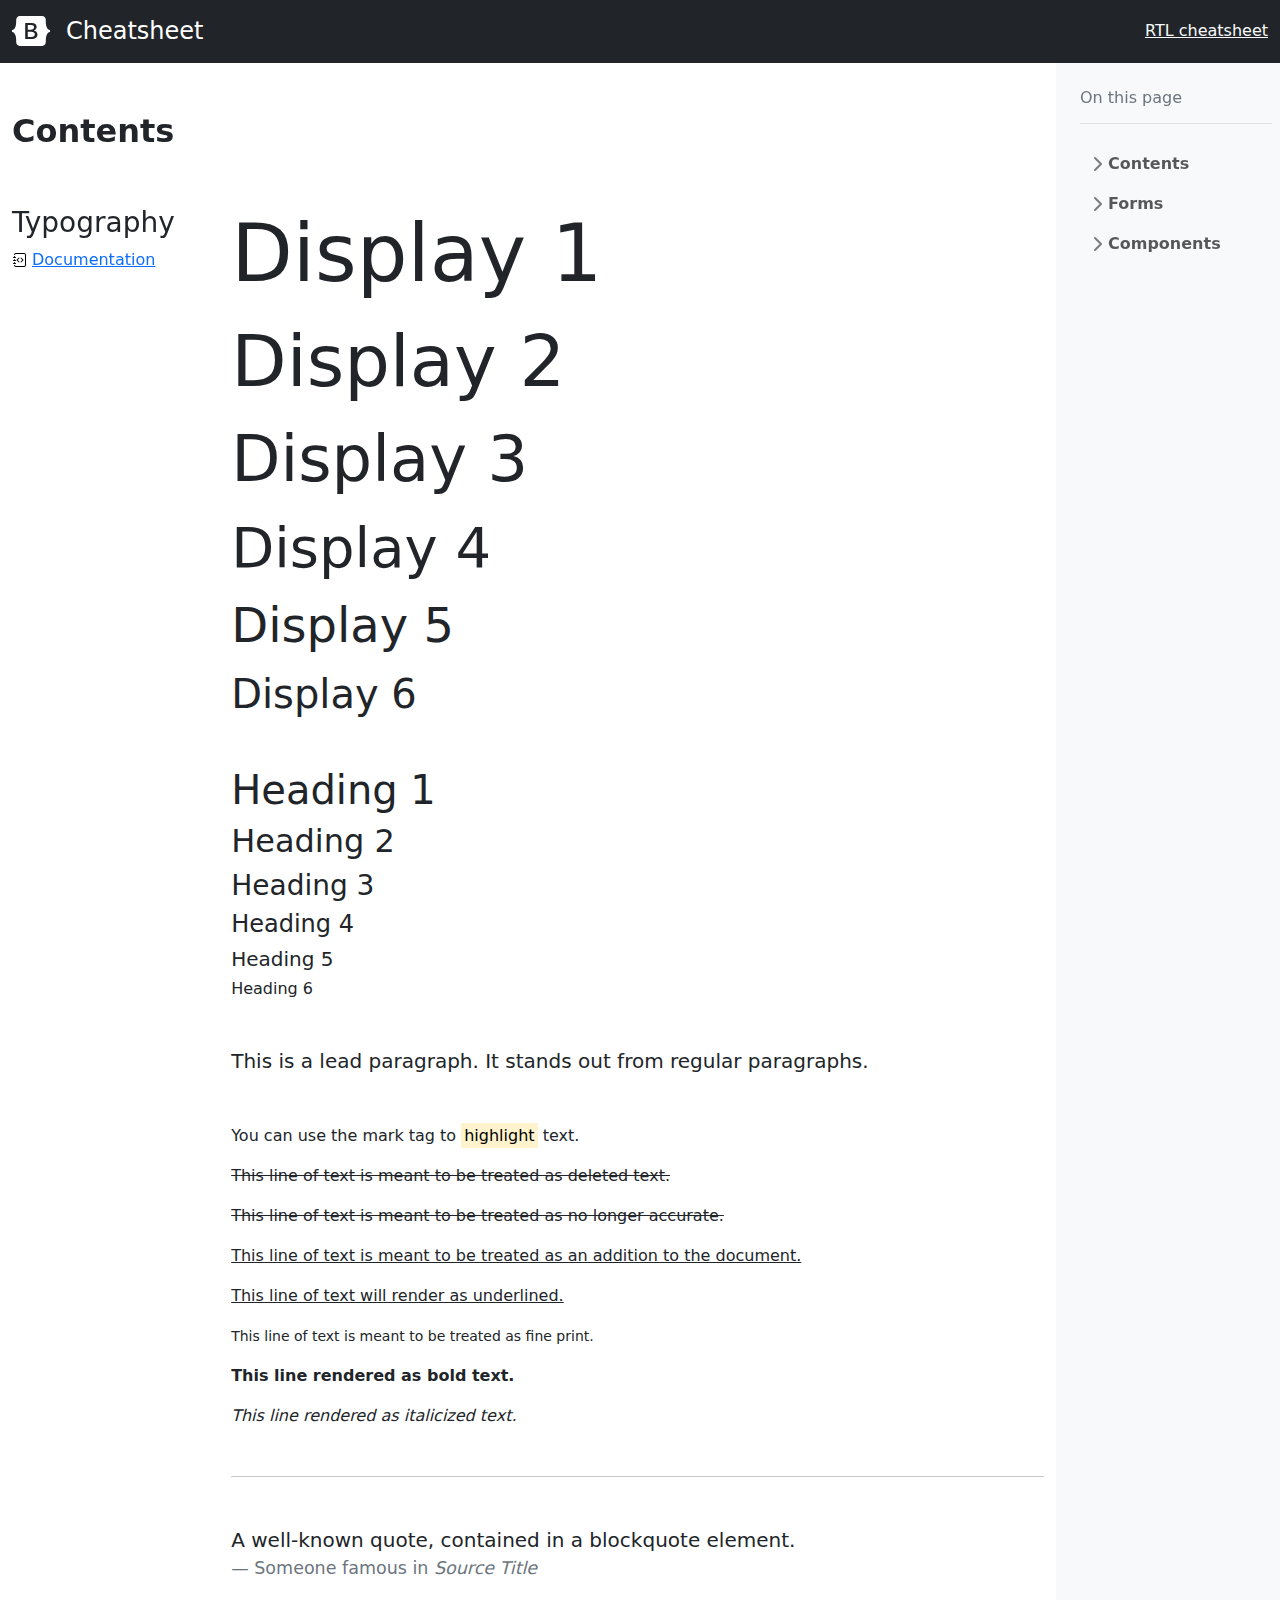
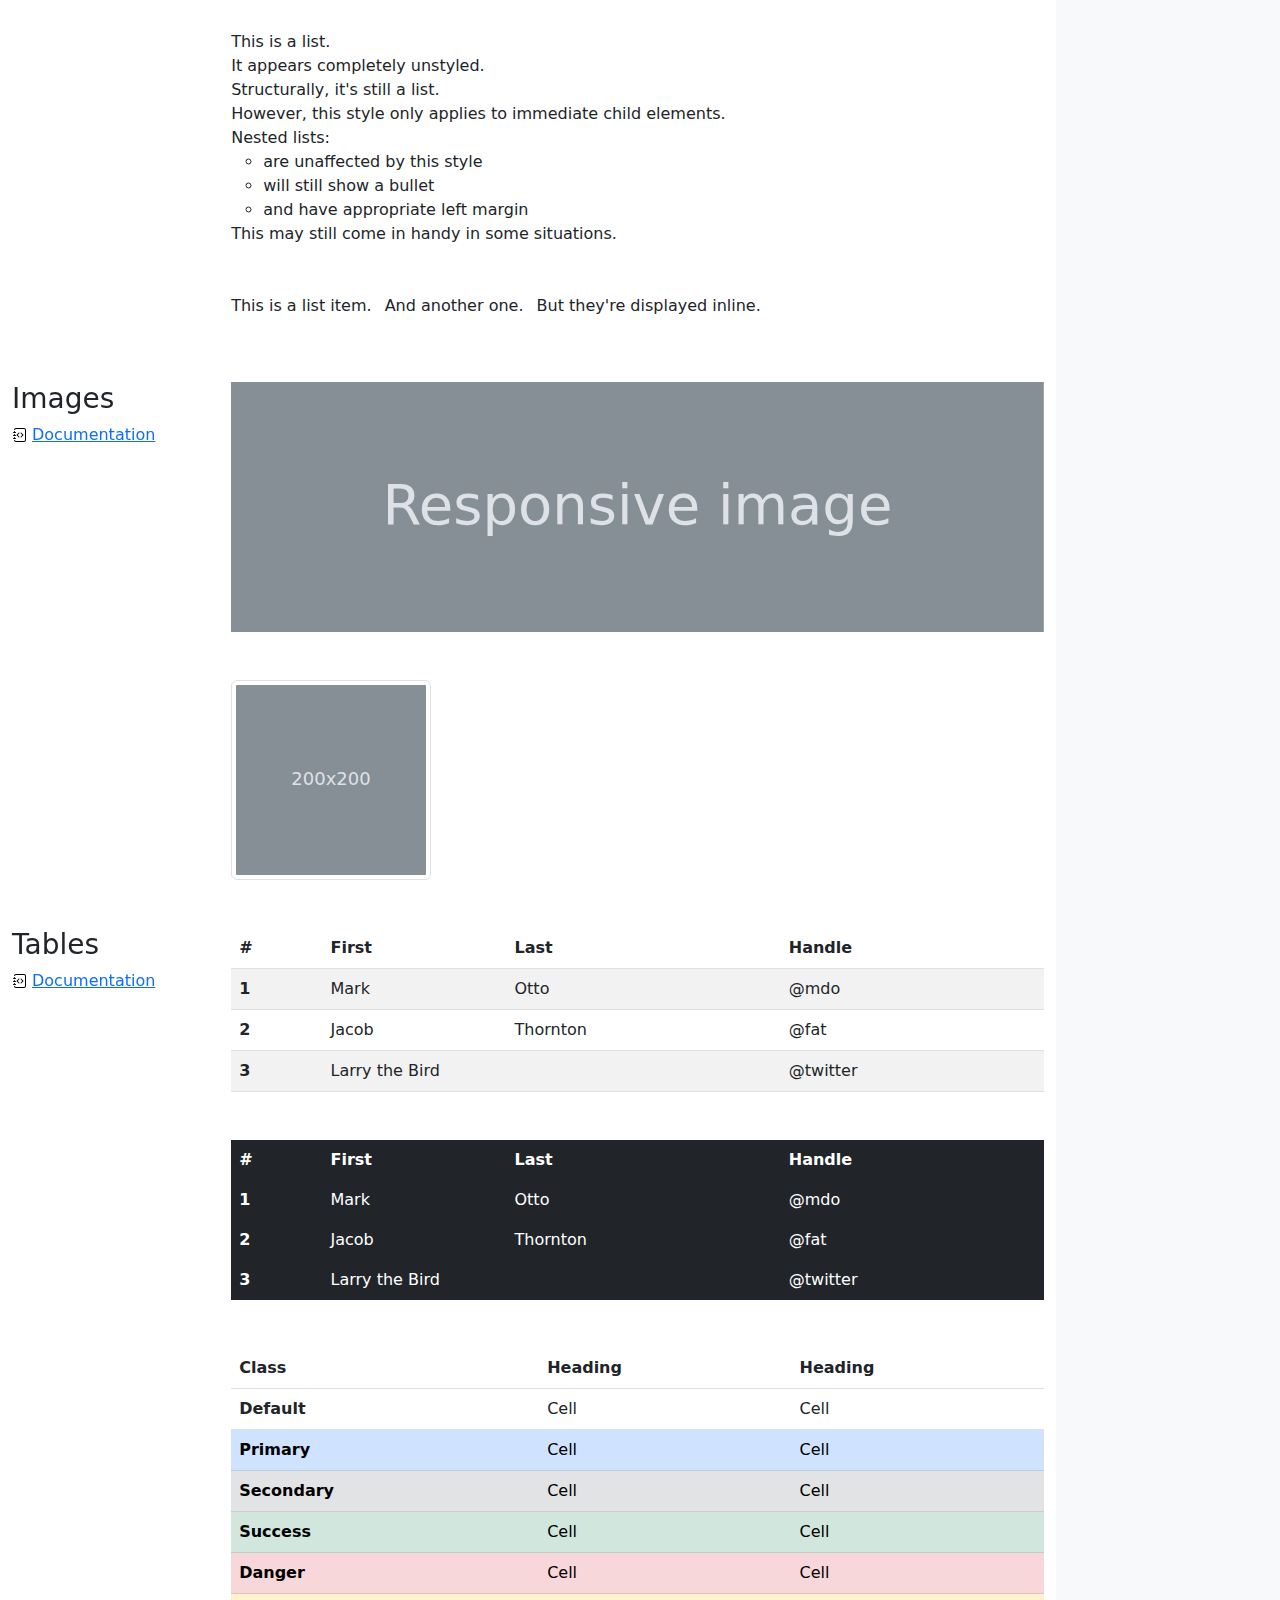
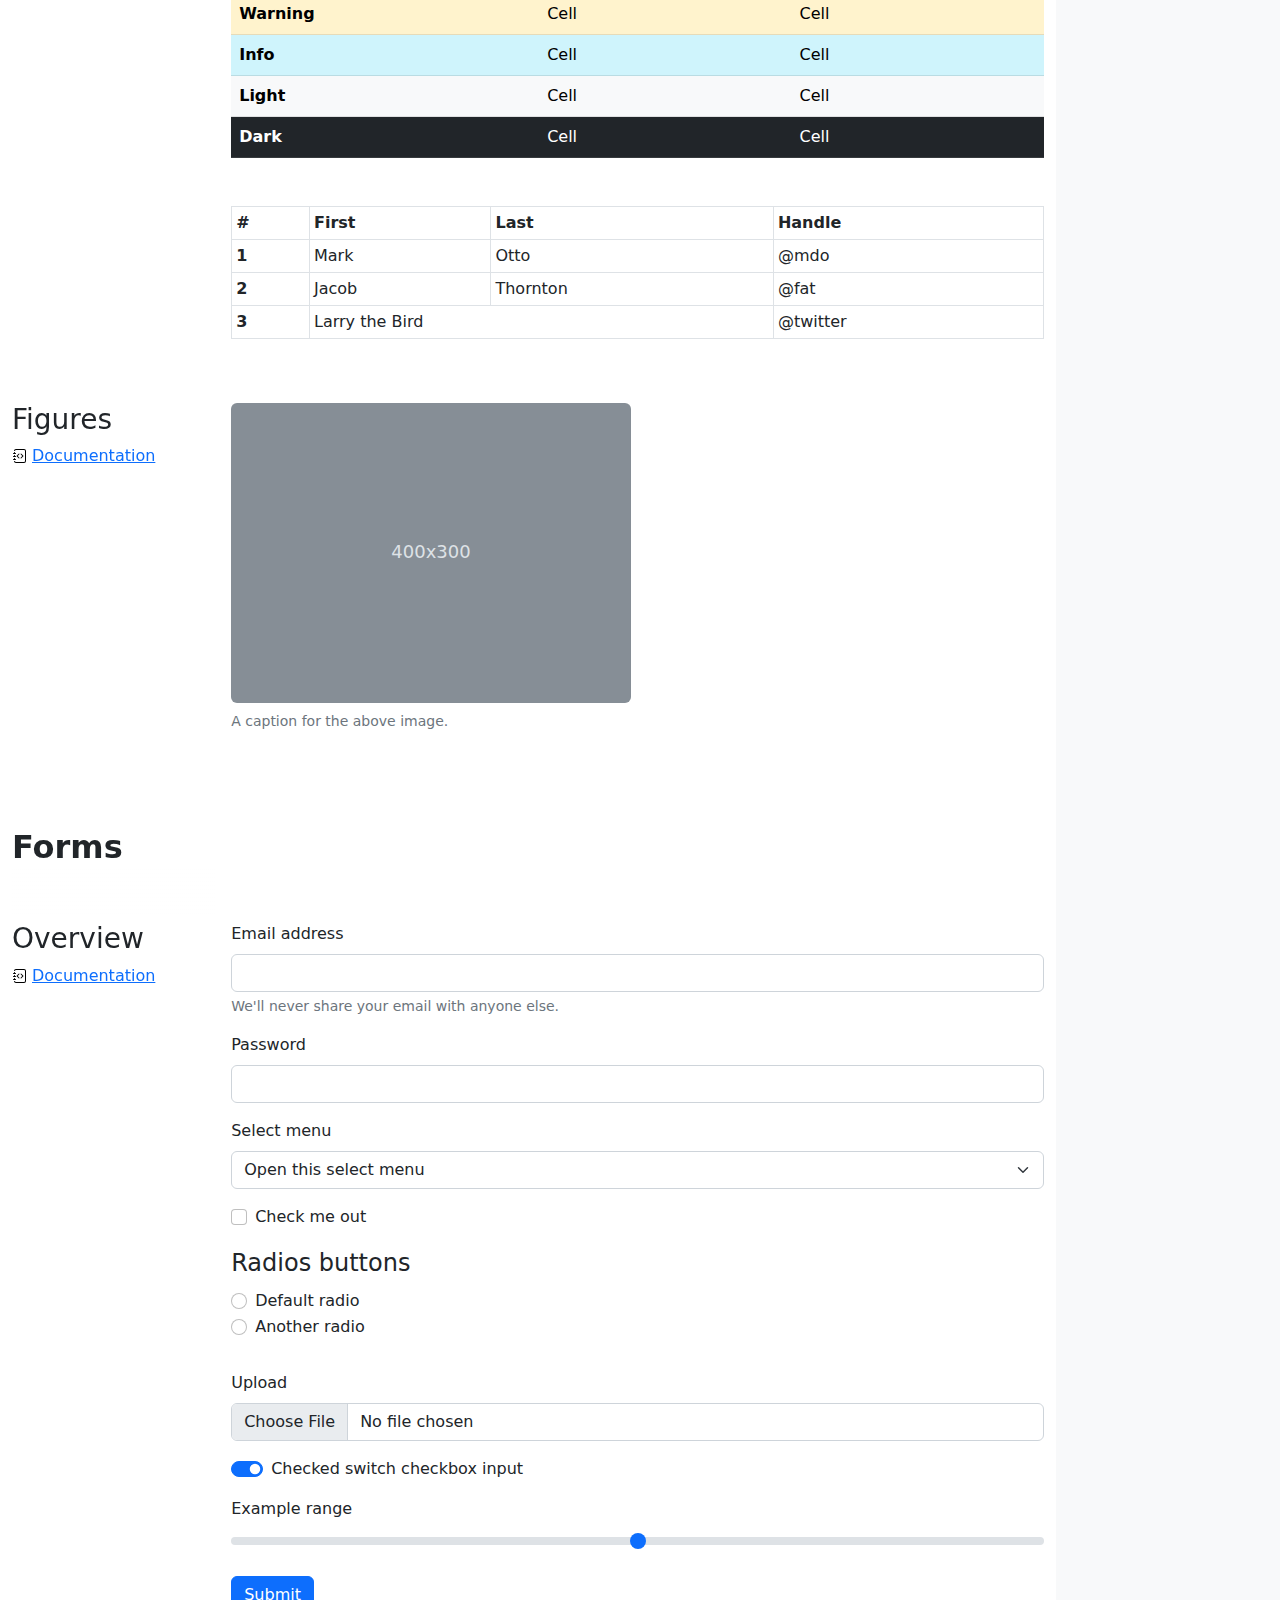
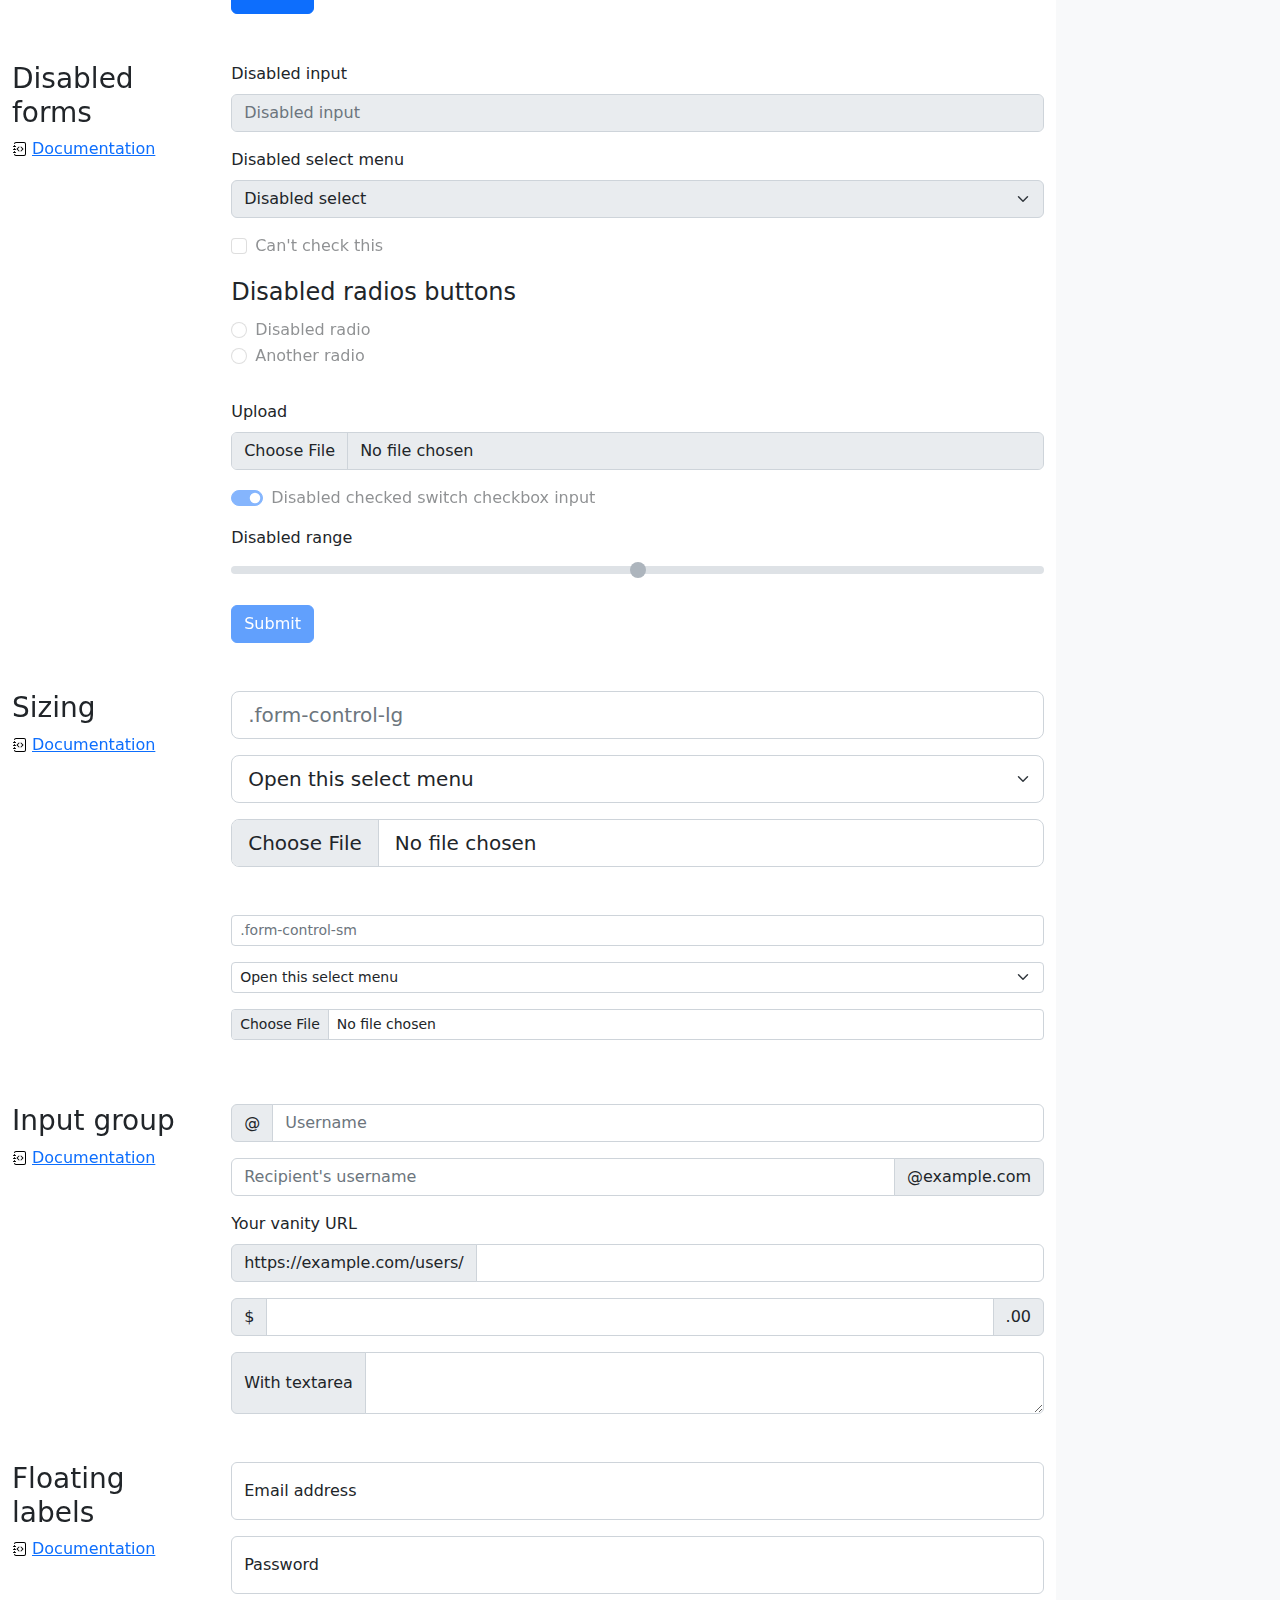
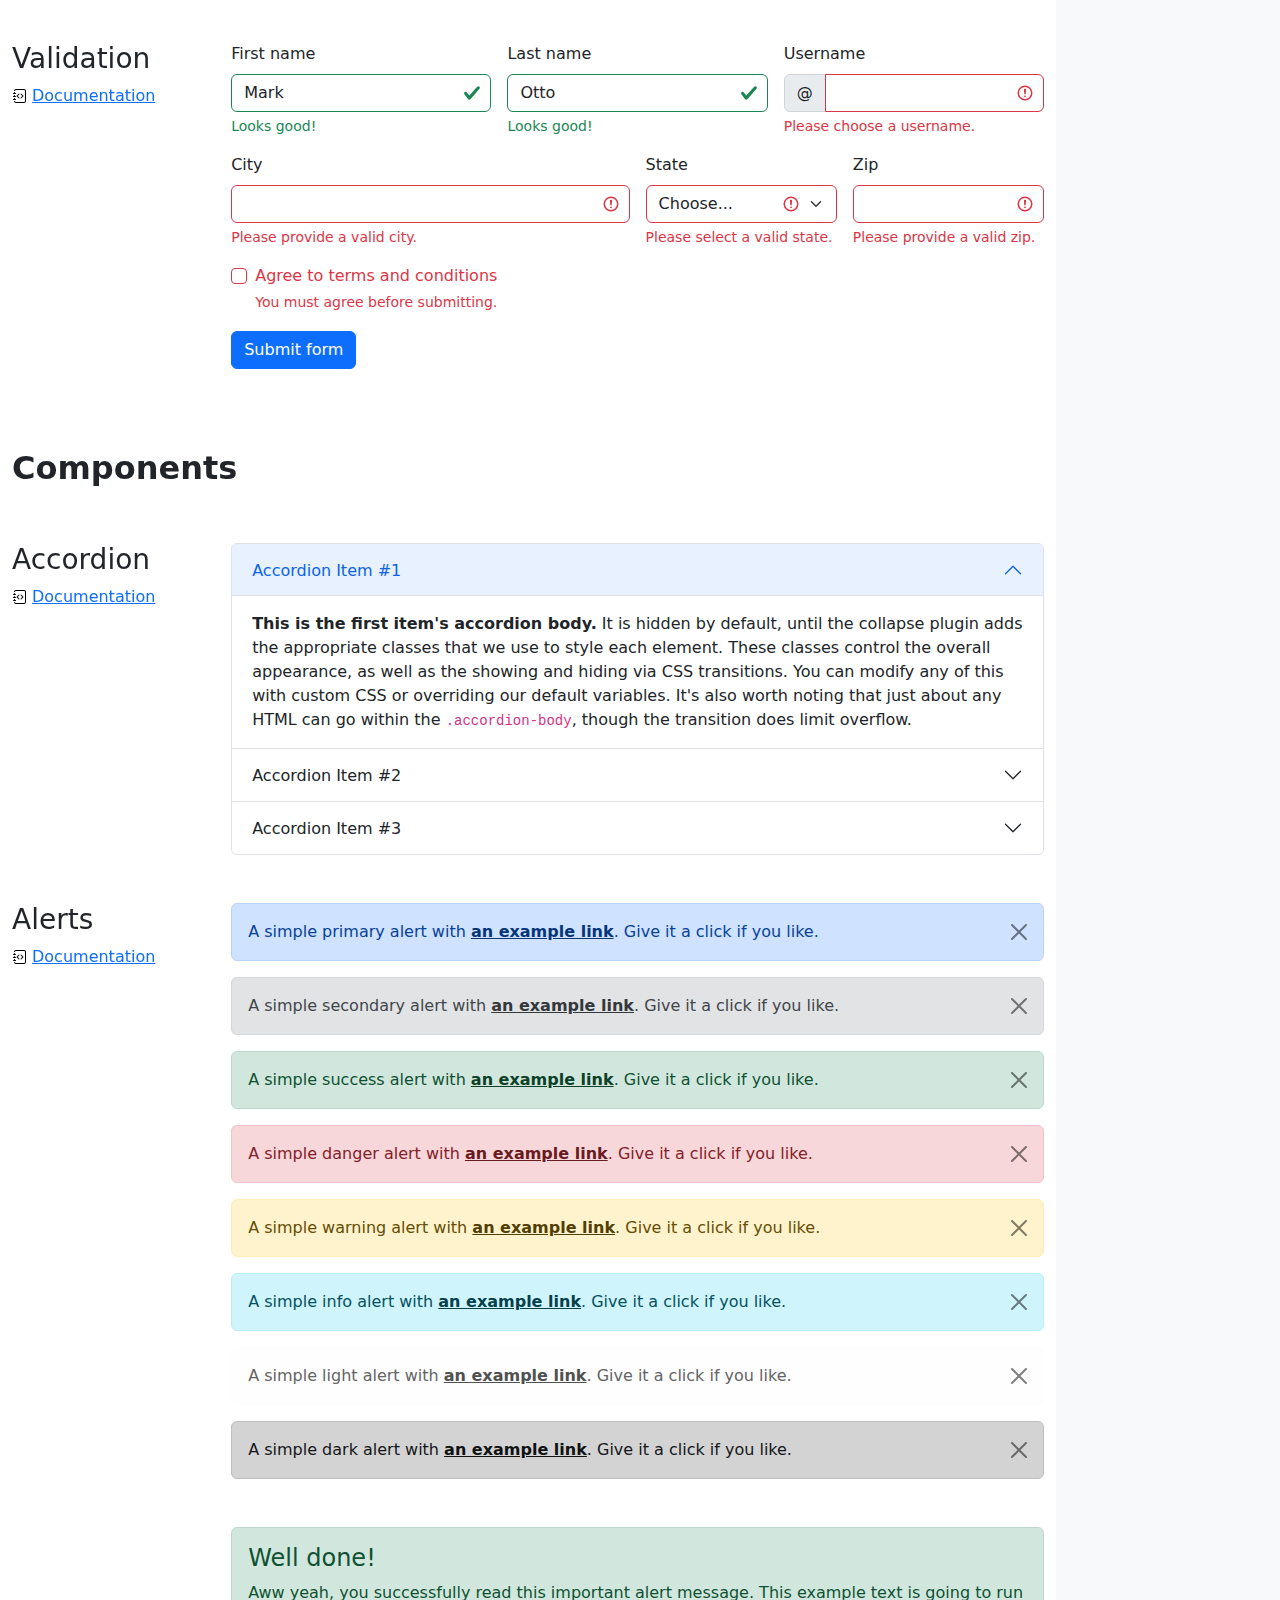
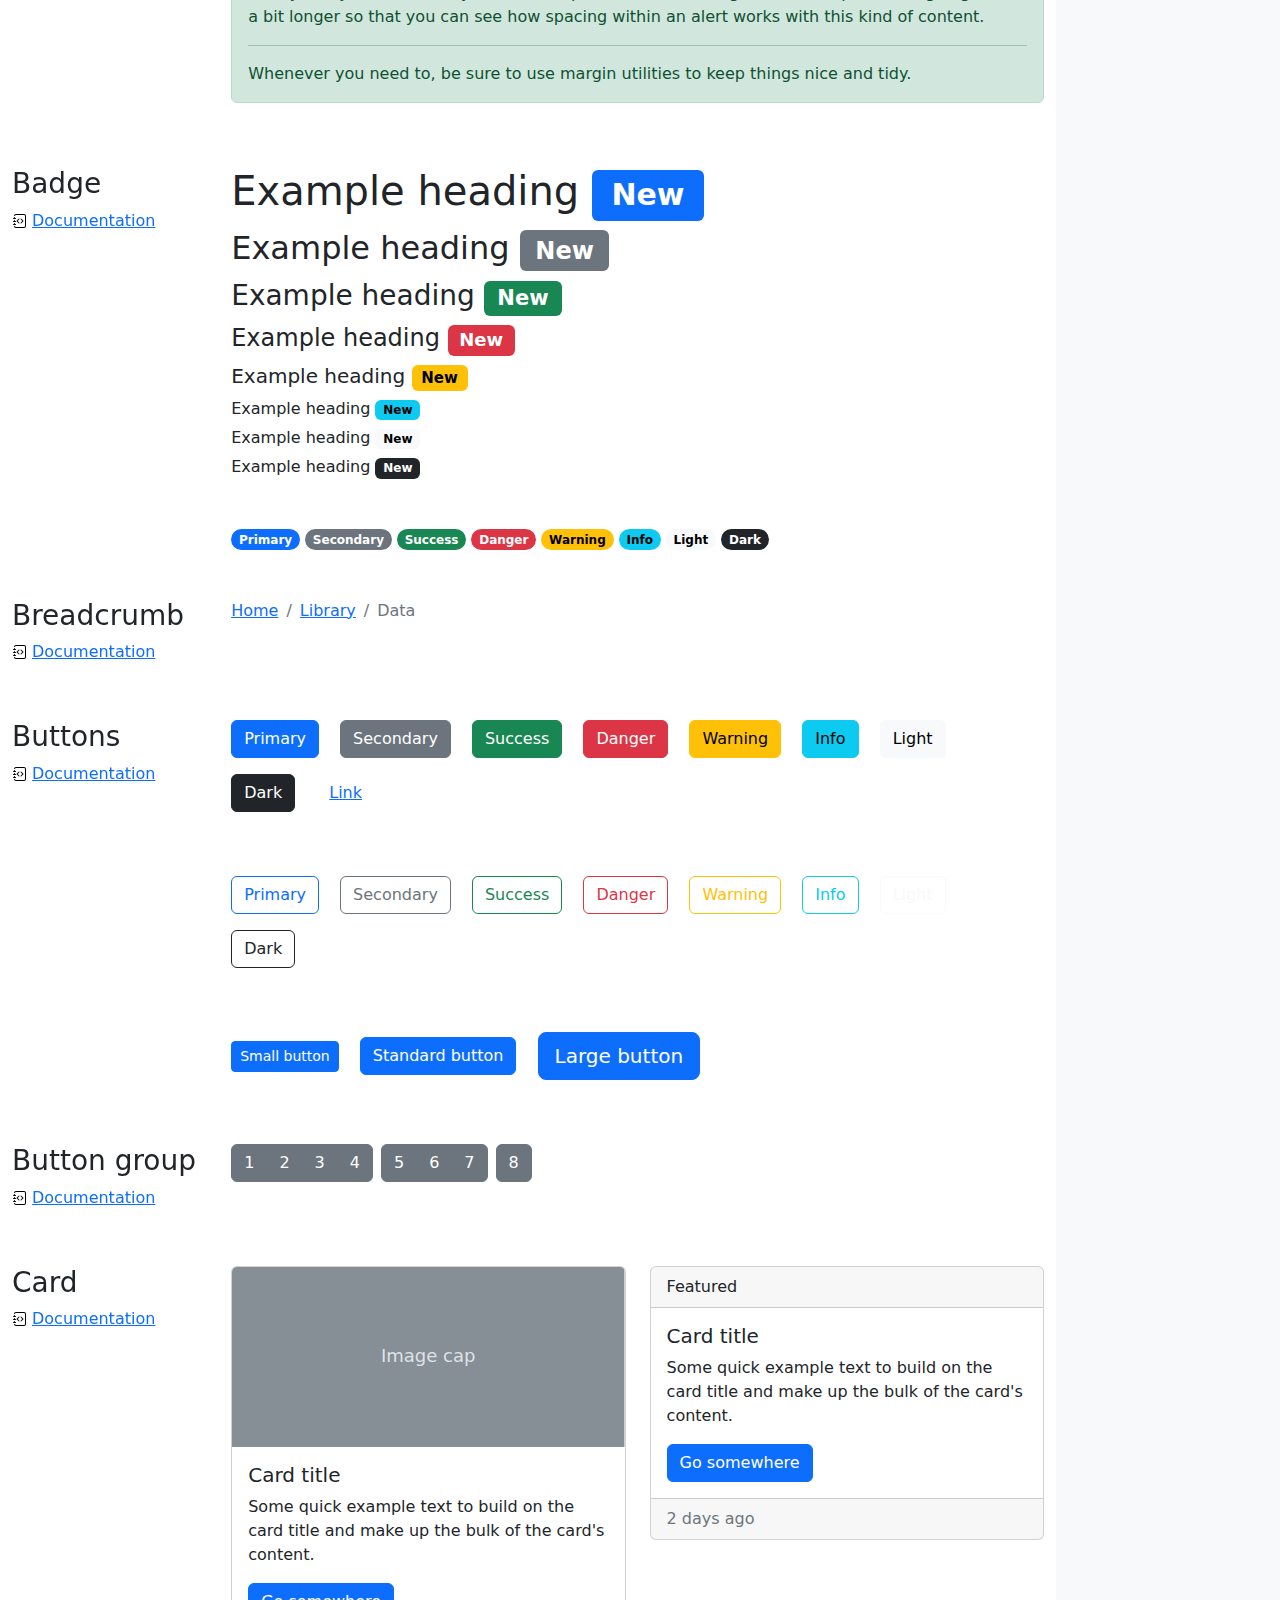
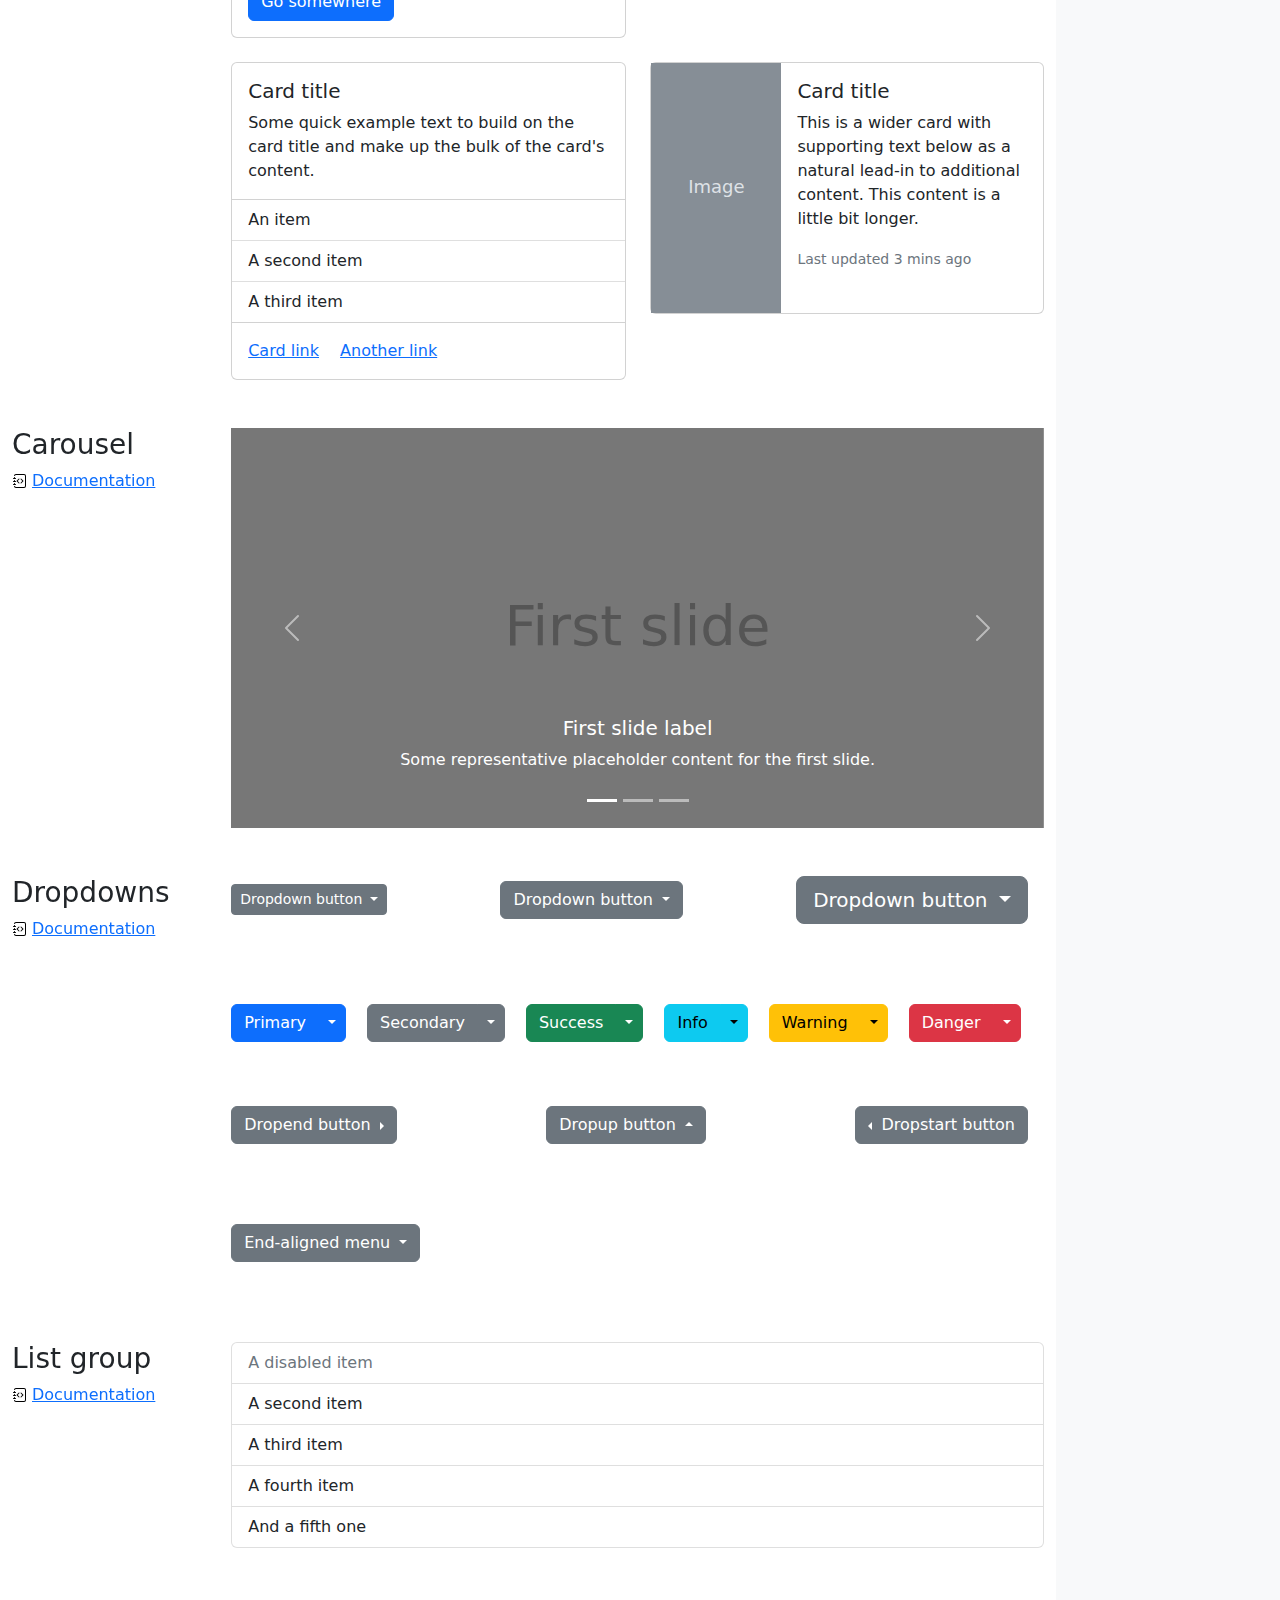
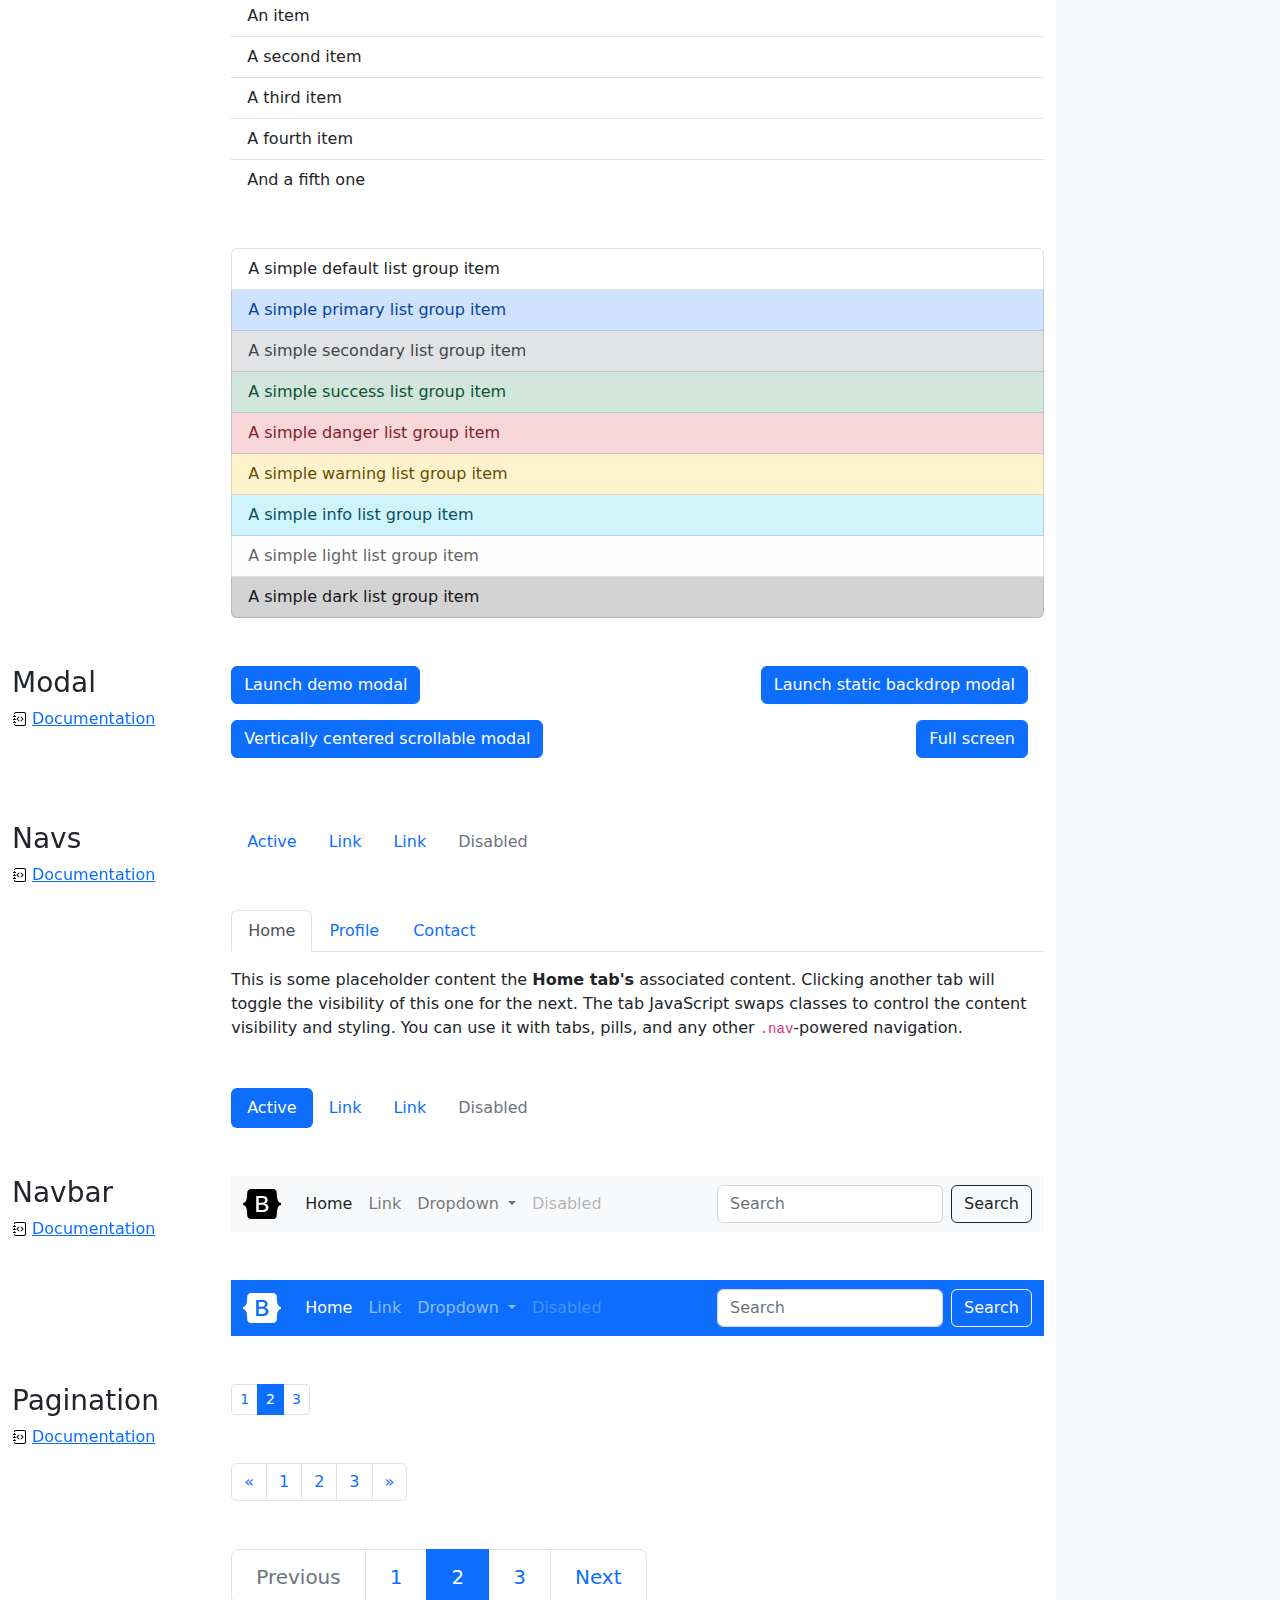
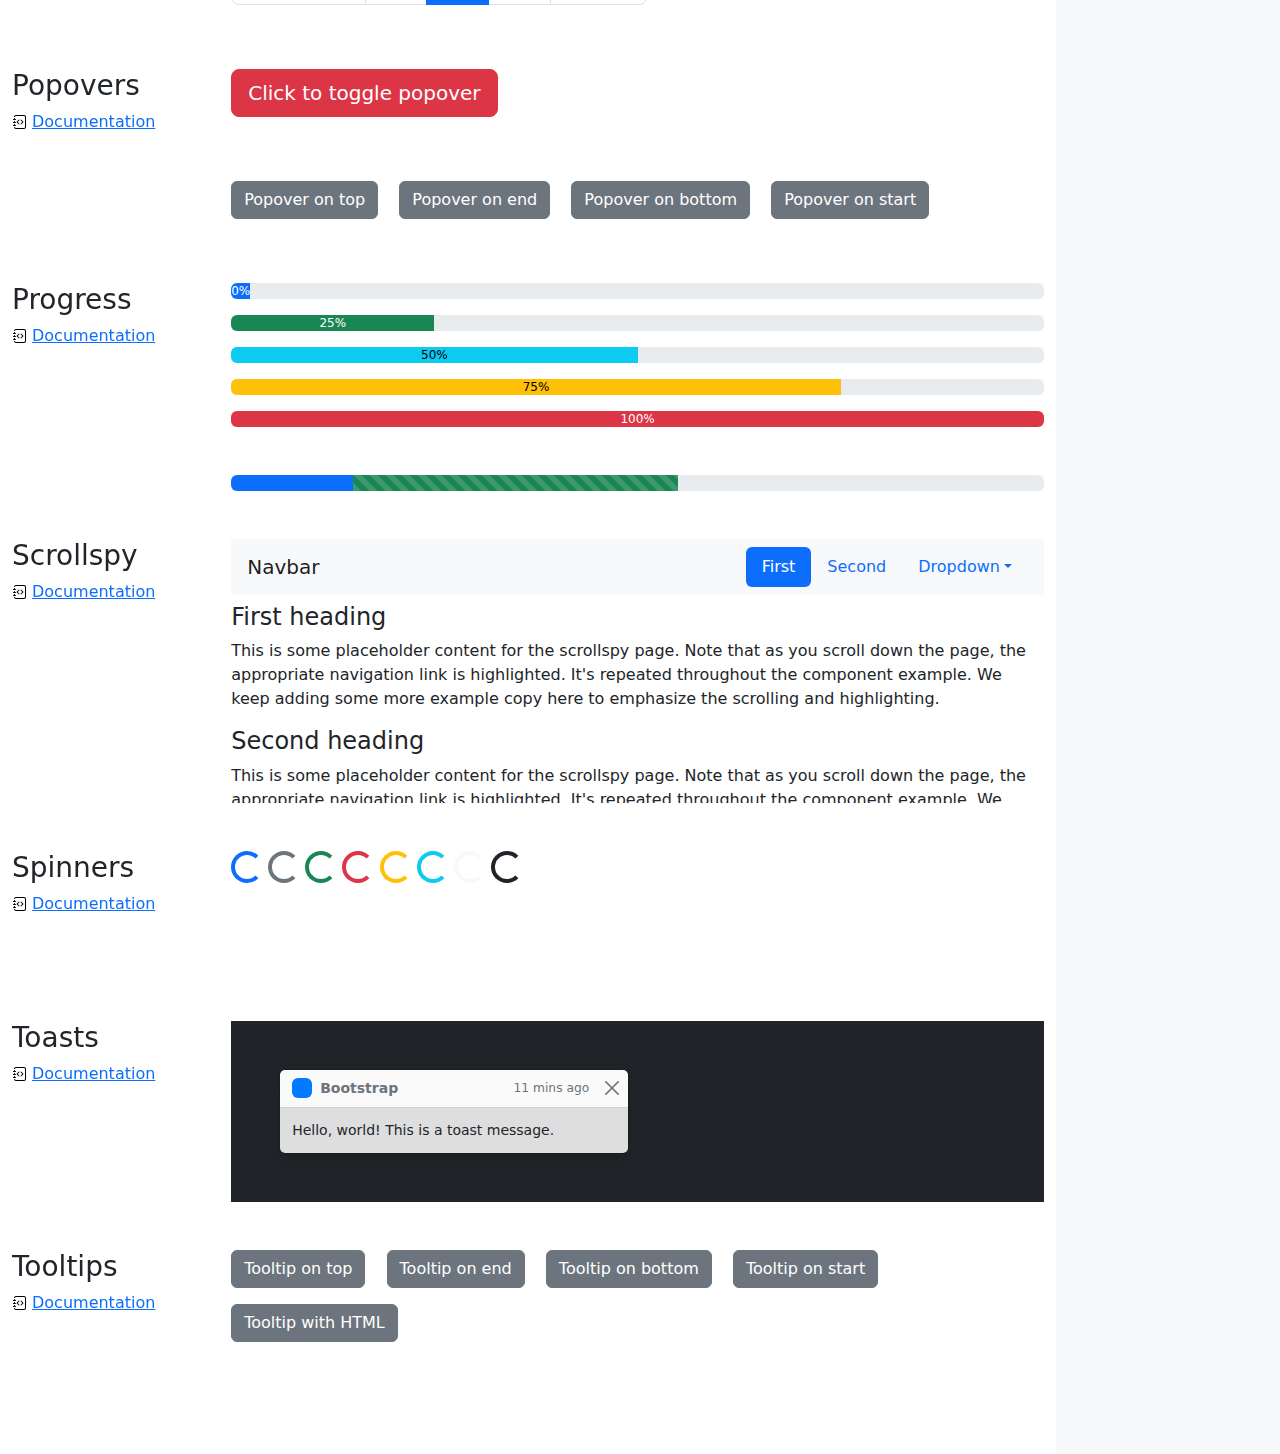
<file: bootstrap-5.2.2-examples/bootstrap-5.2.2-examples/cheatsheet/index.html>
<!doctype html>
<html lang="en">
  <head>
    <meta charset="utf-8">
    <meta name="viewport" content="width=device-width, initial-scale=1">
    <meta name="description" content="">
    <meta name="author" content="Mark Otto, Jacob Thornton, and Bootstrap contributors">
    <meta name="generator" content="Hugo 0.104.2">
    <title>Cheatsheet · Bootstrap v5.2</title>

    <link rel="canonical" href="https://getbootstrap.com/docs/5.2/examples/cheatsheet/">

    

    

<link href="../assets/dist/css/bootstrap.min.css" rel="stylesheet">

    <style>
      .bd-placeholder-img {
        font-size: 1.125rem;
        text-anchor: middle;
        -webkit-user-select: none;
        -moz-user-select: none;
        user-select: none;
      }

      @media (min-width: 768px) {
        .bd-placeholder-img-lg {
          font-size: 3.5rem;
        }
      }

      .b-example-divider {
        height: 3rem;
        background-color: rgba(0, 0, 0, .1);
        border: solid rgba(0, 0, 0, .15);
        border-width: 1px 0;
        box-shadow: inset 0 .5em 1.5em rgba(0, 0, 0, .1), inset 0 .125em .5em rgba(0, 0, 0, .15);
      }

      .b-example-vr {
        flex-shrink: 0;
        width: 1.5rem;
        height: 100vh;
      }

      .bi {
        vertical-align: -.125em;
        fill: currentColor;
      }

      .nav-scroller {
        position: relative;
        z-index: 2;
        height: 2.75rem;
        overflow-y: hidden;
      }

      .nav-scroller .nav {
        display: flex;
        flex-wrap: nowrap;
        padding-bottom: 1rem;
        margin-top: -1px;
        overflow-x: auto;
        text-align: center;
        white-space: nowrap;
        -webkit-overflow-scrolling: touch;
      }
    </style>

    
    <!-- Custom styles for this template -->
    <link href="cheatsheet.css" rel="stylesheet">
  </head>
  <body class="bg-light">
    
<header class="bd-header bg-dark py-3 d-flex align-items-stretch border-bottom border-dark">
  <div class="container-fluid d-flex align-items-center">
    <h1 class="d-flex align-items-center fs-4 text-white mb-0">
      <img src="../assets/brand/bootstrap-logo-white.svg" width="38" height="30" class="me-3" alt="Bootstrap">
      Cheatsheet
    </h1>
    <a href="../examples/cheatsheet-rtl/" class="ms-auto link-light" hreflang="ar">RTL cheatsheet</a>
  </div>
</header>
<aside class="bd-aside sticky-xl-top text-muted align-self-start mb-3 mb-xl-5 px-2">
  <h2 class="h6 pt-4 pb-3 mb-4 border-bottom">On this page</h2>
  <nav class="small" id="toc">
    <ul class="list-unstyled">
      <li class="my-2">
        <button class="btn d-inline-flex align-items-center collapsed border-0" data-bs-toggle="collapse" aria-expanded="false" data-bs-target="#contents-collapse" aria-controls="contents-collapse">Contents</button>
        <ul class="list-unstyled ps-3 collapse" id="contents-collapse">
          <li><a class="d-inline-flex align-items-center rounded text-decoration-none" href="#typography">Typography</a></li>
          <li><a class="d-inline-flex align-items-center rounded text-decoration-none" href="#images">Images</a></li>
          <li><a class="d-inline-flex align-items-center rounded text-decoration-none" href="#tables">Tables</a></li>
          <li><a class="d-inline-flex align-items-center rounded text-decoration-none" href="#figures">Figures</a></li>
        </ul>
      </li>
      <li class="my-2">
        <button class="btn d-inline-flex align-items-center collapsed border-0" data-bs-toggle="collapse" aria-expanded="false" data-bs-target="#forms-collapse" aria-controls="forms-collapse">Forms</button>
        <ul class="list-unstyled ps-3 collapse" id="forms-collapse">
          <li><a class="d-inline-flex align-items-center rounded text-decoration-none" href="#overview">Overview</a></li>
          <li><a class="d-inline-flex align-items-center rounded text-decoration-none" href="#disabled-forms">Disabled forms</a></li>
          <li><a class="d-inline-flex align-items-center rounded text-decoration-none" href="#sizing">Sizing</a></li>
          <li><a class="d-inline-flex align-items-center rounded text-decoration-none" href="#input-group">Input group</a></li>
          <li><a class="d-inline-flex align-items-center rounded text-decoration-none" href="#floating-labels">Floating labels</a></li>
          <li><a class="d-inline-flex align-items-center rounded text-decoration-none" href="#validation">Validation</a></li>
        </ul>
      </li>
      <li class="my-2">
        <button class="btn d-inline-flex align-items-center collapsed border-0" data-bs-toggle="collapse" aria-expanded="false" data-bs-target="#components-collapse" aria-controls="components-collapse">Components</button>
        <ul class="list-unstyled ps-3 collapse" id="components-collapse">
          <li><a class="d-inline-flex align-items-center rounded text-decoration-none" href="#accordion">Accordion</a></li>
          <li><a class="d-inline-flex align-items-center rounded text-decoration-none" href="#alerts">Alerts</a></li>
          <li><a class="d-inline-flex align-items-center rounded text-decoration-none" href="#badge">Badge</a></li>
          <li><a class="d-inline-flex align-items-center rounded text-decoration-none" href="#breadcrumb">Breadcrumb</a></li>
          <li><a class="d-inline-flex align-items-center rounded text-decoration-none" href="#buttons">Buttons</a></li>
          <li><a class="d-inline-flex align-items-center rounded text-decoration-none" href="#button-group">Button group</a></li>
          <li><a class="d-inline-flex align-items-center rounded text-decoration-none" href="#card">Card</a></li>
          <li><a class="d-inline-flex align-items-center rounded text-decoration-none" href="#carousel">Carousel</a></li>
          <li><a class="d-inline-flex align-items-center rounded text-decoration-none" href="#dropdowns">Dropdowns</a></li>
          <li><a class="d-inline-flex align-items-center rounded text-decoration-none" href="#list-group">List group</a></li>
          <li><a class="d-inline-flex align-items-center rounded text-decoration-none" href="#modal">Modal</a></li>
          <li><a class="d-inline-flex align-items-center rounded text-decoration-none" href="#navs">Navs</a></li>
          <li><a class="d-inline-flex align-items-center rounded text-decoration-none" href="#navbar">Navbar</a></li>
          <li><a class="d-inline-flex align-items-center rounded text-decoration-none" href="#pagination">Pagination</a></li>
          <li><a class="d-inline-flex align-items-center rounded text-decoration-none" href="#popovers">Popovers</a></li>
          <li><a class="d-inline-flex align-items-center rounded text-decoration-none" href="#progress">Progress</a></li>
          <li><a class="d-inline-flex align-items-center rounded text-decoration-none" href="#scrollspy">Scrollspy</a></li>
          <li><a class="d-inline-flex align-items-center rounded text-decoration-none" href="#spinners">Spinners</a></li>
          <li><a class="d-inline-flex align-items-center rounded text-decoration-none" href="#toasts">Toasts</a></li>
          <li><a class="d-inline-flex align-items-center rounded text-decoration-none" href="#tooltips">Tooltips</a></li>
        </ul>
      </li>
    </ul>
  </nav>
</aside>
<div class="bd-cheatsheet container-fluid bg-body">
  <section id="content">
    <h2 class="sticky-xl-top fw-bold pt-3 pt-xl-5 pb-2 pb-xl-3">Contents</h2>

    <article class="my-3" id="typography">
      <div class="bd-heading sticky-xl-top align-self-start mt-5 mb-3 mt-xl-0 mb-xl-2">
        <h3>Typography</h3>
        <a class="d-flex align-items-center" href="../content/typography/">Documentation</a>
      </div>

      <div>
        <div class="bd-example-snippet bd-code-snippet"><div class="bd-example">
        <p class="display-1">Display 1</p>
        <p class="display-2">Display 2</p>
        <p class="display-3">Display 3</p>
        <p class="display-4">Display 4</p>
        <p class="display-5">Display 5</p>
        <p class="display-6">Display 6</p>
        </div></div>


        <div class="bd-example-snippet bd-code-snippet"><div class="bd-example">
        <p class="h1">Heading 1</p>
        <p class="h2">Heading 2</p>
        <p class="h3">Heading 3</p>
        <p class="h4">Heading 4</p>
        <p class="h5">Heading 5</p>
        <p class="h6">Heading 6</p>
        </div></div>


        <div class="bd-example-snippet bd-code-snippet"><div class="bd-example">
        <p class="lead">
          This is a lead paragraph. It stands out from regular paragraphs.
        </p>
        </div></div>


        <div class="bd-example-snippet bd-code-snippet"><div class="bd-example">
        <p>You can use the mark tag to <mark>highlight</mark> text.</p>
        <p><del>This line of text is meant to be treated as deleted text.</del></p>
        <p><s>This line of text is meant to be treated as no longer accurate.</s></p>
        <p><ins>This line of text is meant to be treated as an addition to the document.</ins></p>
        <p><u>This line of text will render as underlined.</u></p>
        <p><small>This line of text is meant to be treated as fine print.</small></p>
        <p><strong>This line rendered as bold text.</strong></p>
        <p><em>This line rendered as italicized text.</em></p>
        </div></div>


        <div class="bd-example-snippet bd-code-snippet"><div class="bd-example">
        <hr>
        </div></div>


        <div class="bd-example-snippet bd-code-snippet"><div class="bd-example">
        <blockquote class="blockquote">
          <p>A well-known quote, contained in a blockquote element.</p>
          <footer class="blockquote-footer">Someone famous in <cite title="Source Title">Source Title</cite></footer>
        </blockquote>
        </div></div>


        <div class="bd-example-snippet bd-code-snippet"><div class="bd-example">
        <ul class="list-unstyled">
          <li>This is a list.</li>
          <li>It appears completely unstyled.</li>
          <li>Structurally, it's still a list.</li>
          <li>However, this style only applies to immediate child elements.</li>
          <li>Nested lists:
            <ul>
              <li>are unaffected by this style</li>
              <li>will still show a bullet</li>
              <li>and have appropriate left margin</li>
            </ul>
          </li>
          <li>This may still come in handy in some situations.</li>
        </ul>
        </div></div>


        <div class="bd-example-snippet bd-code-snippet"><div class="bd-example">
        <ul class="list-inline">
          <li class="list-inline-item">This is a list item.</li>
          <li class="list-inline-item">And another one.</li>
          <li class="list-inline-item">But they're displayed inline.</li>
        </ul>
        </div></div>

      </div>
    </article>
    <article class="my-3" id="images">
      <div class="bd-heading sticky-xl-top align-self-start mt-5 mb-3 mt-xl-0 mb-xl-2">
        <h3>Images</h3>
        <a class="d-flex align-items-center" href="../content/images/">Documentation</a>
      </div>

      <div>
        <div class="bd-example-snippet bd-code-snippet"><div class="bd-example">
        <svg class="bd-placeholder-img bd-placeholder-img-lg img-fluid" width="100%" height="250" xmlns="http://www.w3.org/2000/svg" role="img" aria-label="Placeholder: Responsive image" preserveAspectRatio="xMidYMid slice" focusable="false"><title>Placeholder</title><rect width="100%" height="100%" fill="#868e96"/><text x="50%" y="50%" fill="#dee2e6" dy=".3em">Responsive image</text></svg>

        </div></div>


        <div class="bd-example-snippet bd-code-snippet"><div class="bd-example">
        <svg class="bd-placeholder-img img-thumbnail" width="200" height="200" xmlns="http://www.w3.org/2000/svg" role="img" aria-label="A generic square placeholder image with a white border around it, making it resemble a photograph taken with an old instant camera: 200x200" preserveAspectRatio="xMidYMid slice" focusable="false"><title>A generic square placeholder image with a white border around it, making it resemble a photograph taken with an old instant camera</title><rect width="100%" height="100%" fill="#868e96"/><text x="50%" y="50%" fill="#dee2e6" dy=".3em">200x200</text></svg>

        </div></div>

      </div>
    </article>
    <article class="my-3" id="tables">
      <div class="bd-heading sticky-xl-top align-self-start mt-5 mb-3 mt-xl-0 mb-xl-2">
        <h3>Tables</h3>
        <a class="d-flex align-items-center" href="../content/tables/">Documentation</a>
      </div>

      <div>
        <div class="bd-example-snippet bd-code-snippet"><div class="bd-example">
        <table class="table table-striped">
          <thead>
          <tr>
            <th scope="col">#</th>
            <th scope="col">First</th>
            <th scope="col">Last</th>
            <th scope="col">Handle</th>
          </tr>
          </thead>
          <tbody>
          <tr>
            <th scope="row">1</th>
            <td>Mark</td>
            <td>Otto</td>
            <td>@mdo</td>
          </tr>
          <tr>
            <th scope="row">2</th>
            <td>Jacob</td>
            <td>Thornton</td>
            <td>@fat</td>
          </tr>
          <tr>
            <th scope="row">3</th>
            <td colspan="2">Larry the Bird</td>
            <td>@twitter</td>
          </tr>
          </tbody>
        </table>
        </div></div>


        <div class="bd-example-snippet bd-code-snippet"><div class="bd-example">
        <table class="table table-dark table-borderless">
          <thead>
          <tr>
            <th scope="col">#</th>
            <th scope="col">First</th>
            <th scope="col">Last</th>
            <th scope="col">Handle</th>
          </tr>
          </thead>
          <tbody>
          <tr>
            <th scope="row">1</th>
            <td>Mark</td>
            <td>Otto</td>
            <td>@mdo</td>
          </tr>
          <tr>
            <th scope="row">2</th>
            <td>Jacob</td>
            <td>Thornton</td>
            <td>@fat</td>
          </tr>
          <tr>
            <th scope="row">3</th>
            <td colspan="2">Larry the Bird</td>
            <td>@twitter</td>
          </tr>
          </tbody>
        </table>
        </div></div>


        <div class="bd-example-snippet bd-code-snippet"><div class="bd-example">
        <table class="table table-hover">
          <thead>
          <tr>
            <th scope="col">Class</th>
            <th scope="col">Heading</th>
            <th scope="col">Heading</th>
          </tr>
          </thead>
          <tbody>
          <tr>
            <th scope="row">Default</th>
            <td>Cell</td>
            <td>Cell</td>
          </tr>
          
          <tr class="table-primary">
            <th scope="row">Primary</th>
            <td>Cell</td>
            <td>Cell</td>
          </tr>
          <tr class="table-secondary">
            <th scope="row">Secondary</th>
            <td>Cell</td>
            <td>Cell</td>
          </tr>
          <tr class="table-success">
            <th scope="row">Success</th>
            <td>Cell</td>
            <td>Cell</td>
          </tr>
          <tr class="table-danger">
            <th scope="row">Danger</th>
            <td>Cell</td>
            <td>Cell</td>
          </tr>
          <tr class="table-warning">
            <th scope="row">Warning</th>
            <td>Cell</td>
            <td>Cell</td>
          </tr>
          <tr class="table-info">
            <th scope="row">Info</th>
            <td>Cell</td>
            <td>Cell</td>
          </tr>
          <tr class="table-light">
            <th scope="row">Light</th>
            <td>Cell</td>
            <td>Cell</td>
          </tr>
          <tr class="table-dark">
            <th scope="row">Dark</th>
            <td>Cell</td>
            <td>Cell</td>
          </tr>
          </tbody>
        </table>
        </div></div>


        <div class="bd-example-snippet bd-code-snippet"><div class="bd-example">
        <table class="table table-sm table-bordered">
          <thead>
          <tr>
            <th scope="col">#</th>
            <th scope="col">First</th>
            <th scope="col">Last</th>
            <th scope="col">Handle</th>
          </tr>
          </thead>
          <tbody>
          <tr>
            <th scope="row">1</th>
            <td>Mark</td>
            <td>Otto</td>
            <td>@mdo</td>
          </tr>
          <tr>
            <th scope="row">2</th>
            <td>Jacob</td>
            <td>Thornton</td>
            <td>@fat</td>
          </tr>
          <tr>
            <th scope="row">3</th>
            <td colspan="2">Larry the Bird</td>
            <td>@twitter</td>
          </tr>
          </tbody>
        </table>
        </div></div>

      </div>
    </article>
    <article class="my-3" id="figures">
      <div class="bd-heading sticky-xl-top align-self-start mt-5 mb-3 mt-xl-0 mb-xl-2">
        <h3>Figures</h3>
        <a class="d-flex align-items-center" href="../content/figures/">Documentation</a>
      </div>

      <div>
        <div class="bd-example-snippet bd-code-snippet"><div class="bd-example">
        <figure class="figure">
          <svg class="bd-placeholder-img figure-img img-fluid rounded" width="400" height="300" xmlns="http://www.w3.org/2000/svg" role="img" aria-label="Placeholder: 400x300" preserveAspectRatio="xMidYMid slice" focusable="false"><title>Placeholder</title><rect width="100%" height="100%" fill="#868e96"/><text x="50%" y="50%" fill="#dee2e6" dy=".3em">400x300</text></svg>

          <figcaption class="figure-caption">A caption for the above image.</figcaption>
        </figure>
        </div></div>

      </div>
    </article>
  </section>

  <section id="forms">
    <h2 class="sticky-xl-top fw-bold pt-3 pt-xl-5 pb-2 pb-xl-3">Forms</h2>

    <article class="my-3" id="overview">
      <div class="bd-heading sticky-xl-top align-self-start mt-5 mb-3 mt-xl-0 mb-xl-2">
        <h3>Overview</h3>
        <a class="d-flex align-items-center" href="../forms/overview/">Documentation</a>
      </div>

      <div>
        <div class="bd-example-snippet bd-code-snippet"><div class="bd-example">
        <form>
          <div class="mb-3">
            <label for="exampleInputEmail1" class="form-label">Email address</label>
            <input type="email" class="form-control" id="exampleInputEmail1" aria-describedby="emailHelp">
            <div id="emailHelp" class="form-text">We'll never share your email with anyone else.</div>
          </div>
          <div class="mb-3">
            <label for="exampleInputPassword1" class="form-label">Password</label>
            <input type="password" class="form-control" id="exampleInputPassword1">
          </div>
          <div class="mb-3">
            <label for="exampleSelect" class="form-label">Select menu</label>
            <select class="form-select" id="exampleSelect">
              <option selected>Open this select menu</option>
              <option value="1">One</option>
              <option value="2">Two</option>
              <option value="3">Three</option>
            </select>
          </div>
          <div class="mb-3 form-check">
            <input type="checkbox" class="form-check-input" id="exampleCheck1">
            <label class="form-check-label" for="exampleCheck1">Check me out</label>
          </div>
          <fieldset class="mb-3">
            <legend>Radios buttons</legend>
            <div class="form-check">
              <input type="radio" name="radios" class="form-check-input" id="exampleRadio1">
              <label class="form-check-label" for="exampleRadio1">Default radio</label>
            </div>
            <div class="mb-3 form-check">
              <input type="radio" name="radios" class="form-check-input" id="exampleRadio2">
              <label class="form-check-label" for="exampleRadio2">Another radio</label>
            </div>
          </fieldset>
          <div class="mb-3">
            <label class="form-label" for="customFile">Upload</label>
            <input type="file" class="form-control" id="customFile">
          </div>
          <div class="mb-3 form-check form-switch">
            <input class="form-check-input" type="checkbox" role="switch" id="flexSwitchCheckChecked" checked>
            <label class="form-check-label" for="flexSwitchCheckChecked">Checked switch checkbox input</label>
          </div>
          <div class="mb-3">
            <label for="customRange3" class="form-label">Example range</label>
            <input type="range" class="form-range" min="0" max="5" step="0.5" id="customRange3">
          </div>
          <button type="submit" class="btn btn-primary">Submit</button>
        </form>
        </div></div>

      </div>
    </article>
    <article class="my-3" id="disabled-forms">
      <div class="bd-heading sticky-xl-top align-self-start mt-5 mb-3 mt-xl-0 mb-xl-2">
        <h3>Disabled forms</h3>
        <a class="d-flex align-items-center" href="../forms/overview/#disabled-forms">Documentation</a>
      </div>

      <div>
        <div class="bd-example-snippet bd-code-snippet"><div class="bd-example">
        <form>
          <fieldset disabled aria-label="Disabled fieldset example">
            <div class="mb-3">
              <label for="disabledTextInput" class="form-label">Disabled input</label>
              <input type="text" id="disabledTextInput" class="form-control" placeholder="Disabled input">
            </div>
            <div class="mb-3">
              <label for="disabledSelect" class="form-label">Disabled select menu</label>
              <select id="disabledSelect" class="form-select">
                <option>Disabled select</option>
              </select>
            </div>
            <div class="mb-3">
              <div class="form-check">
                <input class="form-check-input" type="checkbox" id="disabledFieldsetCheck" disabled>
                <label class="form-check-label" for="disabledFieldsetCheck">
                  Can't check this
                </label>
              </div>
            </div>
            <fieldset class="mb-3">
              <legend>Disabled radios buttons</legend>
              <div class="form-check">
                <input type="radio" name="radios" class="form-check-input" id="disabledRadio1" disabled>
                <label class="form-check-label" for="disabledRadio1">Disabled radio</label>
              </div>
              <div class="mb-3 form-check">
                <input type="radio" name="radios" class="form-check-input" id="disabledRadio2" disabled>
                <label class="form-check-label" for="disabledRadio2">Another radio</label>
              </div>
            </fieldset>
            <div class="mb-3">
              <label class="form-label" for="disabledCustomFile">Upload</label>
              <input type="file" class="form-control" id="disabledCustomFile" disabled>
            </div>
            <div class="mb-3 form-check form-switch">
              <input class="form-check-input" type="checkbox" role="switch" id="disabledSwitchCheckChecked" checked disabled>
              <label class="form-check-label" for="disabledSwitchCheckChecked">Disabled checked switch checkbox input</label>
            </div>
            <div class="mb-3">
              <label for="disabledRange" class="form-label">Disabled range</label>
              <input type="range" class="form-range" min="0" max="5" step="0.5" id="disabledRange">
            </div>
            <button type="submit" class="btn btn-primary">Submit</button>
          </fieldset>
        </form>
        </div></div>

      </div>
    </article>
    <article class="my-3" id="sizing">
      <div class="bd-heading sticky-xl-top align-self-start mt-5 mb-3 mt-xl-0 mb-xl-2">
        <h3>Sizing</h3>
        <a class="d-flex align-items-center" href="../forms/form-control/#sizing">Documentation</a>
      </div>

      <div>
        <div class="bd-example-snippet bd-code-snippet"><div class="bd-example">
        <div class="mb-3">
          <input class="form-control form-control-lg" type="text" placeholder=".form-control-lg" aria-label=".form-control-lg example">
        </div>
        <div class="mb-3">
          <select class="form-select form-select-lg" aria-label=".form-select-lg example">
            <option selected>Open this select menu</option>
            <option value="1">One</option>
            <option value="2">Two</option>
            <option value="3">Three</option>
          </select>
        </div>
        <div class="mb-3">
          <input type="file" class="form-control form-control-lg" aria-label="Large file input example">
        </div>
        </div></div>


        <div class="bd-example-snippet bd-code-snippet"><div class="bd-example">
        <div class="mb-3">
          <input class="form-control form-control-sm" type="text" placeholder=".form-control-sm" aria-label=".form-control-sm example">
        </div>
        <div class="mb-3">
          <select class="form-select form-select-sm" aria-label=".form-select-sm example">
            <option selected>Open this select menu</option>
            <option value="1">One</option>
            <option value="2">Two</option>
            <option value="3">Three</option>
          </select>
        </div>
        <div class="mb-3">
          <input type="file" class="form-control form-control-sm" aria-label="Small file input example">
        </div>
        </div></div>

      </div>
    </article>
    <article class="my-3" id="input-group">
      <div class="bd-heading sticky-xl-top align-self-start mt-5 mb-3 mt-xl-0 mb-xl-2">
        <h3>Input group</h3>
        <a class="d-flex align-items-center" href="../forms/input-group/">Documentation</a>
      </div>

      <div>
        <div class="bd-example-snippet bd-code-snippet"><div class="bd-example">
        <div class="input-group mb-3">
          <span class="input-group-text" id="basic-addon1">@</span>
          <input type="text" class="form-control" placeholder="Username" aria-label="Username" aria-describedby="basic-addon1">
        </div>
        <div class="input-group mb-3">
          <input type="text" class="form-control" placeholder="Recipient's username" aria-label="Recipient's username" aria-describedby="basic-addon2">
          <span class="input-group-text" id="basic-addon2">@example.com</span>
        </div>
        <label for="basic-url" class="form-label">Your vanity URL</label>
        <div class="input-group mb-3">
          <span class="input-group-text" id="basic-addon3">https://example.com/users/</span>
          <input type="text" class="form-control" id="basic-url" aria-describedby="basic-addon3">
        </div>
        <div class="input-group mb-3">
          <span class="input-group-text">$</span>
          <input type="text" class="form-control" aria-label="Amount (to the nearest dollar)">
          <span class="input-group-text">.00</span>
        </div>
        <div class="input-group">
          <span class="input-group-text">With textarea</span>
          <textarea class="form-control" aria-label="With textarea"></textarea>
        </div>
        </div></div>

      </div>
    </article>
    <article class="my-3" id="floating-labels">
      <div class="bd-heading sticky-xl-top align-self-start mt-5 mb-3 mt-xl-0 mb-xl-2">
        <h3>Floating labels</h3>
        <a class="d-flex align-items-center" href="../forms/floating-labels/">Documentation</a>
      </div>

      <div>
        <div class="bd-example-snippet bd-code-snippet"><div class="bd-example">
        <form>
          <div class="form-floating mb-3">
            <input type="email" class="form-control" id="floatingInput" placeholder="name@example.com">
            <label for="floatingInput">Email address</label>
          </div>
          <div class="form-floating">
            <input type="password" class="form-control" id="floatingPassword" placeholder="Password">
            <label for="floatingPassword">Password</label>
          </div>
        </form>
        </div></div>

      </div>
    </article>
    <article class="my-3" id="validation">
      <div class="bd-heading sticky-xl-top align-self-start mt-5 mb-3 mt-xl-0 mb-xl-2">
        <h3>Validation</h3>
        <a class="d-flex align-items-center" href="../forms/validation/">Documentation</a>
      </div>

      <div>
        <div class="bd-example-snippet bd-code-snippet"><div class="bd-example">
        <form class="row g-3">
          <div class="col-md-4">
            <label for="validationServer01" class="form-label">First name</label>
            <input type="text" class="form-control is-valid" id="validationServer01" value="Mark" required>
            <div class="valid-feedback">
              Looks good!
            </div>
          </div>
          <div class="col-md-4">
            <label for="validationServer02" class="form-label">Last name</label>
            <input type="text" class="form-control is-valid" id="validationServer02" value="Otto" required>
            <div class="valid-feedback">
              Looks good!
            </div>
          </div>
          <div class="col-md-4">
            <label for="validationServerUsername" class="form-label">Username</label>
            <div class="input-group has-validation">
              <span class="input-group-text" id="inputGroupPrepend3">@</span>
              <input type="text" class="form-control is-invalid" id="validationServerUsername" aria-describedby="inputGroupPrepend3" required>
              <div class="invalid-feedback">
                Please choose a username.
              </div>
            </div>
          </div>
          <div class="col-md-6">
            <label for="validationServer03" class="form-label">City</label>
            <input type="text" class="form-control is-invalid" id="validationServer03" required>
            <div class="invalid-feedback">
              Please provide a valid city.
            </div>
          </div>
          <div class="col-md-3">
            <label for="validationServer04" class="form-label">State</label>
            <select class="form-select is-invalid" id="validationServer04" required>
              <option selected disabled value="">Choose...</option>
              <option>...</option>
            </select>
            <div class="invalid-feedback">
              Please select a valid state.
            </div>
          </div>
          <div class="col-md-3">
            <label for="validationServer05" class="form-label">Zip</label>
            <input type="text" class="form-control is-invalid" id="validationServer05" required>
            <div class="invalid-feedback">
              Please provide a valid zip.
            </div>
          </div>
          <div class="col-12">
            <div class="form-check">
              <input class="form-check-input is-invalid" type="checkbox" value="" id="invalidCheck3" required>
              <label class="form-check-label" for="invalidCheck3">
                Agree to terms and conditions
              </label>
              <div class="invalid-feedback">
                You must agree before submitting.
              </div>
            </div>
          </div>
          <div class="col-12">
            <button class="btn btn-primary" type="submit">Submit form</button>
          </div>
        </form>
        </div></div>

      </div>
    </article>
  </section>

  <section id="components">
    <h2 class="sticky-xl-top fw-bold pt-3 pt-xl-5 pb-2 pb-xl-3">Components</h2>

    <article class="my-3" id="accordion">
      <div class="bd-heading sticky-xl-top align-self-start mt-5 mb-3 mt-xl-0 mb-xl-2">
        <h3>Accordion</h3>
        <a class="d-flex align-items-center" href="../components/accordion/">Documentation</a>
      </div>

      <div>
        <div class="bd-example-snippet bd-code-snippet"><div class="bd-example">
        <div class="accordion" id="accordionExample">
          <div class="accordion-item">
            <h4 class="accordion-header" id="headingOne">
              <button class="accordion-button" type="button" data-bs-toggle="collapse" data-bs-target="#collapseOne" aria-expanded="true" aria-controls="collapseOne">
                Accordion Item #1
              </button>
            </h4>
            <div id="collapseOne" class="accordion-collapse collapse show" aria-labelledby="headingOne" data-bs-parent="#accordionExample">
              <div class="accordion-body">
                <strong>This is the first item's accordion body.</strong> It is hidden by default, until the collapse plugin adds the appropriate classes that we use to style each element. These classes control the overall appearance, as well as the showing and hiding via CSS transitions. You can modify any of this with custom CSS or overriding our default variables. It's also worth noting that just about any HTML can go within the <code>.accordion-body</code>, though the transition does limit overflow.
              </div>
            </div>
          </div>
          <div class="accordion-item">
            <h4 class="accordion-header" id="headingTwo">
              <button class="accordion-button collapsed" type="button" data-bs-toggle="collapse" data-bs-target="#collapseTwo" aria-expanded="false" aria-controls="collapseTwo">
                Accordion Item #2
              </button>
            </h4>
            <div id="collapseTwo" class="accordion-collapse collapse" aria-labelledby="headingTwo" data-bs-parent="#accordionExample">
              <div class="accordion-body">
                <strong>This is the second item's accordion body.</strong> It is hidden by default, until the collapse plugin adds the appropriate classes that we use to style each element. These classes control the overall appearance, as well as the showing and hiding via CSS transitions. You can modify any of this with custom CSS or overriding our default variables. It's also worth noting that just about any HTML can go within the <code>.accordion-body</code>, though the transition does limit overflow.
              </div>
            </div>
          </div>
          <div class="accordion-item">
            <h4 class="accordion-header" id="headingThree">
              <button class="accordion-button collapsed" type="button" data-bs-toggle="collapse" data-bs-target="#collapseThree" aria-expanded="false" aria-controls="collapseThree">
                Accordion Item #3
              </button>
            </h4>
            <div id="collapseThree" class="accordion-collapse collapse" aria-labelledby="headingThree" data-bs-parent="#accordionExample">
              <div class="accordion-body">
                <strong>This is the third item's accordion body.</strong> It is hidden by default, until the collapse plugin adds the appropriate classes that we use to style each element. These classes control the overall appearance, as well as the showing and hiding via CSS transitions. You can modify any of this with custom CSS or overriding our default variables. It's also worth noting that just about any HTML can go within the <code>.accordion-body</code>, though the transition does limit overflow.
              </div>
            </div>
          </div>
        </div>
        </div></div>

      </div>
    </article>
    <article class="my-3" id="alerts">
      <div class="bd-heading sticky-xl-top align-self-start mt-5 mb-3 mt-xl-0 mb-xl-2">
        <h3>Alerts</h3>
        <a class="d-flex align-items-center" href="../components/alerts/">Documentation</a>
      </div>

      <div>
        <div class="bd-example-snippet bd-code-snippet"><div class="bd-example">
        
        <div class="alert alert-primary alert-dismissible fade show" role="alert">
          A simple primary alert with <a href="#" class="alert-link">an example link</a>. Give it a click if you like.
          <button type="button" class="btn-close" data-bs-dismiss="alert" aria-label="Close"></button>
        </div>
        <div class="alert alert-secondary alert-dismissible fade show" role="alert">
          A simple secondary alert with <a href="#" class="alert-link">an example link</a>. Give it a click if you like.
          <button type="button" class="btn-close" data-bs-dismiss="alert" aria-label="Close"></button>
        </div>
        <div class="alert alert-success alert-dismissible fade show" role="alert">
          A simple success alert with <a href="#" class="alert-link">an example link</a>. Give it a click if you like.
          <button type="button" class="btn-close" data-bs-dismiss="alert" aria-label="Close"></button>
        </div>
        <div class="alert alert-danger alert-dismissible fade show" role="alert">
          A simple danger alert with <a href="#" class="alert-link">an example link</a>. Give it a click if you like.
          <button type="button" class="btn-close" data-bs-dismiss="alert" aria-label="Close"></button>
        </div>
        <div class="alert alert-warning alert-dismissible fade show" role="alert">
          A simple warning alert with <a href="#" class="alert-link">an example link</a>. Give it a click if you like.
          <button type="button" class="btn-close" data-bs-dismiss="alert" aria-label="Close"></button>
        </div>
        <div class="alert alert-info alert-dismissible fade show" role="alert">
          A simple info alert with <a href="#" class="alert-link">an example link</a>. Give it a click if you like.
          <button type="button" class="btn-close" data-bs-dismiss="alert" aria-label="Close"></button>
        </div>
        <div class="alert alert-light alert-dismissible fade show" role="alert">
          A simple light alert with <a href="#" class="alert-link">an example link</a>. Give it a click if you like.
          <button type="button" class="btn-close" data-bs-dismiss="alert" aria-label="Close"></button>
        </div>
        <div class="alert alert-dark alert-dismissible fade show" role="alert">
          A simple dark alert with <a href="#" class="alert-link">an example link</a>. Give it a click if you like.
          <button type="button" class="btn-close" data-bs-dismiss="alert" aria-label="Close"></button>
        </div>
        </div></div>


        <div class="bd-example-snippet bd-code-snippet"><div class="bd-example">
        <div class="alert alert-success" role="alert">
          <h4 class="alert-heading">Well done!</h4>
          <p>Aww yeah, you successfully read this important alert message. This example text is going to run a bit longer so that you can see how spacing within an alert works with this kind of content.</p>
          <hr>
          <p class="mb-0">Whenever you need to, be sure to use margin utilities to keep things nice and tidy.</p>
        </div>
        </div></div>

      </div>
    </article>
    <article class="my-3" id="badge">
      <div class="bd-heading sticky-xl-top align-self-start mt-5 mb-3 mt-xl-0 mb-xl-2">
        <h3>Badge</h3>
        <a class="d-flex align-items-center" href="../components/badge/">Documentation</a>
      </div>

      <div>
        <div class="bd-example-snippet bd-code-snippet"><div class="bd-example">
        <p class="h1">Example heading <span class="badge bg-primary">New</span></p>
        <p class="h2">Example heading <span class="badge bg-secondary">New</span></p>
        <p class="h3">Example heading <span class="badge bg-success">New</span></p>
        <p class="h4">Example heading <span class="badge bg-danger">New</span></p>
        <p class="h5">Example heading <span class="badge text-bg-warning">New</span></p>
        <p class="h6">Example heading <span class="badge text-bg-info">New</span></p>
        <p class="h6">Example heading <span class="badge text-bg-light">New</span></p>
        <p class="h6">Example heading <span class="badge bg-dark">New</span></p>
        </div></div>


        <div class="bd-example-snippet bd-code-snippet"><div class="bd-example">
        
        <span class="badge rounded-pill bg-primary">Primary</span>
        <span class="badge rounded-pill bg-secondary">Secondary</span>
        <span class="badge rounded-pill bg-success">Success</span>
        <span class="badge rounded-pill bg-danger">Danger</span>
        <span class="badge rounded-pill text-bg-warning">Warning</span>
        <span class="badge rounded-pill text-bg-info">Info</span>
        <span class="badge rounded-pill text-bg-light">Light</span>
        <span class="badge rounded-pill bg-dark">Dark</span>
        </div></div>

      </div>
    </article>
    <article class="my-3" id="breadcrumb">
      <div class="bd-heading sticky-xl-top align-self-start mt-5 mb-3 mt-xl-0 mb-xl-2">
        <h3>Breadcrumb</h3>
        <a class="d-flex align-items-center" href="../components/breadcrumb/">Documentation</a>
      </div>

      <div>
        <div class="bd-example-snippet bd-code-snippet"><div class="bd-example">
        <nav aria-label="breadcrumb">
          <ol class="breadcrumb">
            <li class="breadcrumb-item"><a href="#">Home</a></li>
            <li class="breadcrumb-item"><a href="#">Library</a></li>
            <li class="breadcrumb-item active" aria-current="page">Data</li>
          </ol>
        </nav>
        </div></div>

      </div>
    </article>
    <article class="my-3" id="buttons">
      <div class="bd-heading sticky-xl-top align-self-start mt-5 mb-3 mt-xl-0 mb-xl-2">
        <h3>Buttons</h3>
        <a class="d-flex align-items-center" href="../components/buttons/">Documentation</a>
      </div>

      <div>
        <div class="bd-example-snippet bd-code-snippet"><div class="bd-example">
        
        <button type="button" class="btn btn-primary">Primary</button>
        <button type="button" class="btn btn-secondary">Secondary</button>
        <button type="button" class="btn btn-success">Success</button>
        <button type="button" class="btn btn-danger">Danger</button>
        <button type="button" class="btn btn-warning">Warning</button>
        <button type="button" class="btn btn-info">Info</button>
        <button type="button" class="btn btn-light">Light</button>
        <button type="button" class="btn btn-dark">Dark</button>

        <button type="button" class="btn btn-link">Link</button>
        </div></div>


        <div class="bd-example-snippet bd-code-snippet"><div class="bd-example">
        
        <button type="button" class="btn btn-outline-primary">Primary</button>
        <button type="button" class="btn btn-outline-secondary">Secondary</button>
        <button type="button" class="btn btn-outline-success">Success</button>
        <button type="button" class="btn btn-outline-danger">Danger</button>
        <button type="button" class="btn btn-outline-warning">Warning</button>
        <button type="button" class="btn btn-outline-info">Info</button>
        <button type="button" class="btn btn-outline-light">Light</button>
        <button type="button" class="btn btn-outline-dark">Dark</button>
        </div></div>


        <div class="bd-example-snippet bd-code-snippet"><div class="bd-example">
        <button type="button" class="btn btn-primary btn-sm">Small button</button>
        <button type="button" class="btn btn-primary">Standard button</button>
        <button type="button" class="btn btn-primary btn-lg">Large button</button>
        </div></div>

      </div>
    </article>
    <article class="my-3" id="button-group">
      <div class="bd-heading sticky-xl-top align-self-start mt-5 mb-3 mt-xl-0 mb-xl-2">
        <h3>Button group</h3>
        <a class="d-flex align-items-center" href="../components/button-group/">Documentation</a>
      </div>

      <div>
        <div class="bd-example-snippet bd-code-snippet"><div class="bd-example">
        <div class="btn-toolbar" role="toolbar" aria-label="Toolbar with button groups">
          <div class="btn-group me-2" role="group" aria-label="First group">
            <button type="button" class="btn btn-secondary">1</button>
            <button type="button" class="btn btn-secondary">2</button>
            <button type="button" class="btn btn-secondary">3</button>
            <button type="button" class="btn btn-secondary">4</button>
          </div>
          <div class="btn-group me-2" role="group" aria-label="Second group">
            <button type="button" class="btn btn-secondary">5</button>
            <button type="button" class="btn btn-secondary">6</button>
            <button type="button" class="btn btn-secondary">7</button>
          </div>
          <div class="btn-group" role="group" aria-label="Third group">
            <button type="button" class="btn btn-secondary">8</button>
          </div>
        </div>
        </div></div>

      </div>
    </article>
    <article class="my-3" id="card">
      <div class="bd-heading sticky-xl-top align-self-start mt-5 mb-3 mt-xl-0 mb-xl-2">
        <h3>Card</h3>
        <a class="d-flex align-items-center" href="../components/card/">Documentation</a>
      </div>

      <div>
        <div class="bd-example-snippet bd-code-snippet"><div class="bd-example">
        <div class="row  row-cols-1 row-cols-md-2 g-4">
          <div class="col">
            <div class="card">
              <svg class="bd-placeholder-img card-img-top" width="100%" height="180" xmlns="http://www.w3.org/2000/svg" role="img" aria-label="Placeholder: Image cap" preserveAspectRatio="xMidYMid slice" focusable="false"><title>Placeholder</title><rect width="100%" height="100%" fill="#868e96"/><text x="50%" y="50%" fill="#dee2e6" dy=".3em">Image cap</text></svg>

              <div class="card-body">
                <h5 class="card-title">Card title</h5>
                <p class="card-text">Some quick example text to build on the card title and make up the bulk of the card's content.</p>
                <a href="#" class="btn btn-primary">Go somewhere</a>
              </div>
            </div>
          </div>
          <div class="col">
            <div class="card">
              <div class="card-header">
                Featured
              </div>
              <div class="card-body">
                <h5 class="card-title">Card title</h5>
                <p class="card-text">Some quick example text to build on the card title and make up the bulk of the card's content.</p>
                <a href="#" class="btn btn-primary">Go somewhere</a>
              </div>
              <div class="card-footer text-muted">
                2 days ago
              </div>
            </div>
          </div>
          <div class="col">
            <div class="card">
              <div class="card-body">
                <h5 class="card-title">Card title</h5>
                <p class="card-text">Some quick example text to build on the card title and make up the bulk of the card's content.</p>
              </div>
              <ul class="list-group list-group-flush">
                <li class="list-group-item">An item</li>
                <li class="list-group-item">A second item</li>
                <li class="list-group-item">A third item</li>
              </ul>
              <div class="card-body">
                <a href="#" class="card-link">Card link</a>
                <a href="#" class="card-link">Another link</a>
              </div>
            </div>
          </div>
          <div class="col">
            <div class="card">
              <div class="row g-0">
                <div class="col-md-4">
                  <svg class="bd-placeholder-img" width="100%" height="250" xmlns="http://www.w3.org/2000/svg" role="img" aria-label="Placeholder: Image" preserveAspectRatio="xMidYMid slice" focusable="false"><title>Placeholder</title><rect width="100%" height="100%" fill="#868e96"/><text x="50%" y="50%" fill="#dee2e6" dy=".3em">Image</text></svg>

                </div>
                <div class="col-md-8">
                  <div class="card-body">
                    <h5 class="card-title">Card title</h5>
                    <p class="card-text">This is a wider card with supporting text below as a natural lead-in to additional content. This content is a little bit longer.</p>
                    <p class="card-text"><small class="text-muted">Last updated 3 mins ago</small></p>
                  </div>
                </div>
              </div>
            </div>
          </div>
        </div>
        </div></div>

      </div>
    </article>
    <article class="my-3" id="carousel">
      <div class="bd-heading sticky-xl-top align-self-start mt-5 mb-3 mt-xl-0 mb-xl-2">
        <h3>Carousel</h3>
        <a class="d-flex align-items-center" href="../components/carousel/">Documentation</a>
      </div>

      <div>
        <div class="bd-example-snippet bd-code-snippet"><div class="bd-example">
        <div id="carouselExampleCaptions" class="carousel slide" data-bs-ride="carousel">
          <div class="carousel-indicators">
            <button type="button" data-bs-target="#carouselExampleCaptions" data-bs-slide-to="0" class="active" aria-current="true" aria-label="Slide 1"></button>
            <button type="button" data-bs-target="#carouselExampleCaptions" data-bs-slide-to="1" aria-label="Slide 2"></button>
            <button type="button" data-bs-target="#carouselExampleCaptions" data-bs-slide-to="2" aria-label="Slide 3"></button>
          </div>
          <div class="carousel-inner">
            <div class="carousel-item active">
              <svg class="bd-placeholder-img bd-placeholder-img-lg d-block w-100" width="800" height="400" xmlns="http://www.w3.org/2000/svg" role="img" aria-label="Placeholder: First slide" preserveAspectRatio="xMidYMid slice" focusable="false"><title>Placeholder</title><rect width="100%" height="100%" fill="#777"/><text x="50%" y="50%" fill="#555" dy=".3em">First slide</text></svg>

              <div class="carousel-caption d-none d-md-block">
                <h5>First slide label</h5>
                <p>Some representative placeholder content for the first slide.</p>
              </div>
            </div>
            <div class="carousel-item">
              <svg class="bd-placeholder-img bd-placeholder-img-lg d-block w-100" width="800" height="400" xmlns="http://www.w3.org/2000/svg" role="img" aria-label="Placeholder: Second slide" preserveAspectRatio="xMidYMid slice" focusable="false"><title>Placeholder</title><rect width="100%" height="100%" fill="#666"/><text x="50%" y="50%" fill="#444" dy=".3em">Second slide</text></svg>

              <div class="carousel-caption d-none d-md-block">
                <h5>Second slide label</h5>
                <p>Some representative placeholder content for the second slide.</p>
              </div>
            </div>
            <div class="carousel-item">
              <svg class="bd-placeholder-img bd-placeholder-img-lg d-block w-100" width="800" height="400" xmlns="http://www.w3.org/2000/svg" role="img" aria-label="Placeholder: Third slide" preserveAspectRatio="xMidYMid slice" focusable="false"><title>Placeholder</title><rect width="100%" height="100%" fill="#555"/><text x="50%" y="50%" fill="#333" dy=".3em">Third slide</text></svg>

              <div class="carousel-caption d-none d-md-block">
                <h5>Third slide label</h5>
                <p>Some representative placeholder content for the third slide.</p>
              </div>
            </div>
          </div>
          <button class="carousel-control-prev" type="button" data-bs-target="#carouselExampleCaptions"  data-bs-slide="prev">
            <span class="carousel-control-prev-icon" aria-hidden="true"></span>
            <span class="visually-hidden">Previous</span>
          </button>
          <button class="carousel-control-next" type="button" data-bs-target="#carouselExampleCaptions"  data-bs-slide="next">
            <span class="carousel-control-next-icon" aria-hidden="true"></span>
            <span class="visually-hidden">Next</span>
          </button>
        </div>
        </div></div>

      </div>
    </article>
    <article class="my-3" id="dropdowns">
      <div class="bd-heading sticky-xl-top align-self-start mt-5 mb-3 mt-xl-0 mb-xl-2">
        <h3>Dropdowns</h3>
        <a class="d-flex align-items-center" href="../components/dropdowns/">Documentation</a>
      </div>

      <div>
        <div class="bd-example-snippet bd-code-snippet"><div class="bd-example">
        <div class="btn-group w-100 align-items-center justify-content-between flex-wrap">
          <div class="dropdown">
            <button class="btn btn-secondary btn-sm dropdown-toggle" type="button" data-bs-toggle="dropdown" aria-expanded="false">
              Dropdown button
            </button>
            <ul class="dropdown-menu">
              <li><h6 class="dropdown-header">Dropdown header</h6></li>
              <li><a class="dropdown-item" href="#">Action</a></li>
              <li><a class="dropdown-item" href="#">Another action</a></li>
              <li><a class="dropdown-item" href="#">Something else here</a></li>
              <li><hr class="dropdown-divider"></li>
              <li><a class="dropdown-item" href="#">Separated link</a></li>
            </ul>
          </div>
          <div class="dropdown">
            <button class="btn btn-secondary dropdown-toggle" type="button" data-bs-toggle="dropdown" aria-expanded="false">
              Dropdown button
            </button>
            <ul class="dropdown-menu">
              <li><h6 class="dropdown-header">Dropdown header</h6></li>
              <li><a class="dropdown-item" href="#">Action</a></li>
              <li><a class="dropdown-item" href="#">Another action</a></li>
              <li><a class="dropdown-item" href="#">Something else here</a></li>
              <li><hr class="dropdown-divider"></li>
              <li><a class="dropdown-item" href="#">Separated link</a></li>
            </ul>
          </div>
          <div class="dropdown">
            <button class="btn btn-secondary btn-lg dropdown-toggle" type="button" data-bs-toggle="dropdown" aria-expanded="false">
              Dropdown button
            </button>
            <ul class="dropdown-menu">
              <li><h6 class="dropdown-header">Dropdown header</h6></li>
              <li><a class="dropdown-item" href="#">Action</a></li>
              <li><a class="dropdown-item" href="#">Another action</a></li>
              <li><a class="dropdown-item" href="#">Something else here</a></li>
              <li><hr class="dropdown-divider"></li>
              <li><a class="dropdown-item" href="#">Separated link</a></li>
            </ul>
          </div>
        </div>
        </div></div>


        <div class="bd-example-snippet bd-code-snippet"><div class="bd-example">
        <div class="btn-group">
          <button type="button" class="btn btn-primary">Primary</button>
          <button type="button" class="btn btn-primary dropdown-toggle dropdown-toggle-split" data-bs-toggle="dropdown" aria-expanded="false">
            <span class="visually-hidden">Toggle Dropdown</span>
          </button>
          <ul class="dropdown-menu">
            <li><a class="dropdown-item" href="#">Action</a></li>
            <li><a class="dropdown-item" href="#">Another action</a></li>
            <li><a class="dropdown-item" href="#">Something else here</a></li>
          </ul>
        </div><!-- /btn-group -->
        <div class="btn-group">
          <button type="button" class="btn btn-secondary">Secondary</button>
          <button type="button" class="btn btn-secondary dropdown-toggle dropdown-toggle-split" data-bs-toggle="dropdown" aria-expanded="false">
            <span class="visually-hidden">Toggle Dropdown</span>
          </button>
          <ul class="dropdown-menu">
            <li><a class="dropdown-item" href="#">Action</a></li>
            <li><a class="dropdown-item" href="#">Another action</a></li>
            <li><a class="dropdown-item" href="#">Something else here</a></li>
          </ul>
        </div><!-- /btn-group -->
        <div class="btn-group">
          <button type="button" class="btn btn-success">Success</button>
          <button type="button" class="btn btn-success dropdown-toggle dropdown-toggle-split" data-bs-toggle="dropdown" aria-expanded="false">
            <span class="visually-hidden">Toggle Dropdown</span>
          </button>
          <ul class="dropdown-menu">
            <li><a class="dropdown-item" href="#">Action</a></li>
            <li><a class="dropdown-item" href="#">Another action</a></li>
            <li><a class="dropdown-item" href="#">Something else here</a></li>
          </ul>
        </div><!-- /btn-group -->
        <div class="btn-group">
          <button type="button" class="btn btn-info">Info</button>
          <button type="button" class="btn btn-info dropdown-toggle dropdown-toggle-split" data-bs-toggle="dropdown" aria-expanded="false">
            <span class="visually-hidden">Toggle Dropdown</span>
          </button>
          <ul class="dropdown-menu">
            <li><a class="dropdown-item" href="#">Action</a></li>
            <li><a class="dropdown-item" href="#">Another action</a></li>
            <li><a class="dropdown-item" href="#">Something else here</a></li>
          </ul>
        </div><!-- /btn-group -->
        <div class="btn-group">
          <button type="button" class="btn btn-warning">Warning</button>
          <button type="button" class="btn btn-warning dropdown-toggle dropdown-toggle-split" data-bs-toggle="dropdown" aria-expanded="false">
            <span class="visually-hidden">Toggle Dropdown</span>
          </button>
          <ul class="dropdown-menu">
            <li><a class="dropdown-item" href="#">Action</a></li>
            <li><a class="dropdown-item" href="#">Another action</a></li>
            <li><a class="dropdown-item" href="#">Something else here</a></li>
          </ul>
        </div><!-- /btn-group -->
        <div class="btn-group">
          <button type="button" class="btn btn-danger">Danger</button>
          <button type="button" class="btn btn-danger dropdown-toggle dropdown-toggle-split" data-bs-toggle="dropdown" aria-expanded="false">
            <span class="visually-hidden">Toggle Dropdown</span>
          </button>
          <ul class="dropdown-menu">
            <li><a class="dropdown-item" href="#">Action</a></li>
            <li><a class="dropdown-item" href="#">Another action</a></li>
            <li><a class="dropdown-item" href="#">Something else here</a></li>
          </ul>
        </div><!-- /btn-group -->
        </div></div>


        <div class="bd-example-snippet bd-code-snippet"><div class="bd-example">
        <div class="btn-group w-100 align-items-center justify-content-between flex-wrap">
          <div class="dropend">
            <button class="btn btn-secondary dropdown-toggle" type="button" data-bs-toggle="dropdown" aria-expanded="false">
              Dropend button
            </button>
            <ul class="dropdown-menu">
              <li><h6 class="dropdown-header">Dropdown header</h6></li>
              <li><a class="dropdown-item" href="#">Action</a></li>
              <li><a class="dropdown-item" href="#">Another action</a></li>
              <li><a class="dropdown-item" href="#">Something else here</a></li>
              <li><hr class="dropdown-divider"></li>
              <li><a class="dropdown-item" href="#">Separated link</a></li>
            </ul>
          </div>
          <div class="dropup">
            <button class="btn btn-secondary dropdown-toggle" type="button" data-bs-toggle="dropdown" aria-expanded="false">
              Dropup button
            </button>
            <ul class="dropdown-menu">
              <li><h6 class="dropdown-header">Dropdown header</h6></li>
              <li><a class="dropdown-item" href="#">Action</a></li>
              <li><a class="dropdown-item" href="#">Another action</a></li>
              <li><a class="dropdown-item" href="#">Something else here</a></li>
              <li><hr class="dropdown-divider"></li>
              <li><a class="dropdown-item" href="#">Separated link</a></li>
            </ul>
          </div>
          <div class="dropstart">
            <button class="btn btn-secondary dropdown-toggle" type="button" data-bs-toggle="dropdown" aria-expanded="false">
              Dropstart button
            </button>
            <ul class="dropdown-menu">
              <li><h6 class="dropdown-header">Dropdown header</h6></li>
              <li><a class="dropdown-item" href="#">Action</a></li>
              <li><a class="dropdown-item" href="#">Another action</a></li>
              <li><a class="dropdown-item" href="#">Something else here</a></li>
              <li><hr class="dropdown-divider"></li>
              <li><a class="dropdown-item" href="#">Separated link</a></li>
            </ul>
          </div>
        </div>
        </div></div>


        <div class="bd-example-snippet bd-code-snippet"><div class="bd-example">
        <div class="btn-group">
          <div class="dropdown">
            <button class="btn btn-secondary dropdown-toggle" type="button" data-bs-toggle="dropdown" aria-expanded="false">
              End-aligned menu
            </button>
            <ul class="dropdown-menu dropdown-menu-end">
              <li><h6 class="dropdown-header">Dropdown header</h6></li>
              <li><a class="dropdown-item" href="#">Action</a></li>
              <li><a class="dropdown-item" href="#">Another action</a></li>
              <li><hr class="dropdown-divider"></li>
              <li><a class="dropdown-item" href="#">Separated link</a></li>
            </ul>
          </div>
        </div>
        </div></div>

      </div>
    </article>
    <article class="my-3" id="list-group">
      <div class="bd-heading sticky-xl-top align-self-start mt-5 mb-3 mt-xl-0 mb-xl-2">
        <h3>List group</h3>
        <a class="d-flex align-items-center" href="../components/list-group/">Documentation</a>
      </div>

      <div>
        <div class="bd-example-snippet bd-code-snippet"><div class="bd-example">
        <ul class="list-group">
          <li class="list-group-item disabled" aria-disabled="true">A disabled item</li>
          <li class="list-group-item">A second item</li>
          <li class="list-group-item">A third item</li>
          <li class="list-group-item">A fourth item</li>
          <li class="list-group-item">And a fifth one</li>
        </ul>
        </div></div>


        <div class="bd-example-snippet bd-code-snippet"><div class="bd-example">
        <ul class="list-group list-group-flush">
          <li class="list-group-item">An item</li>
          <li class="list-group-item">A second item</li>
          <li class="list-group-item">A third item</li>
          <li class="list-group-item">A fourth item</li>
          <li class="list-group-item">And a fifth one</li>
        </ul>
        </div></div>


        <div class="bd-example-snippet bd-code-snippet"><div class="bd-example">
        <div class="list-group">
          <a href="#" class="list-group-item list-group-item-action">A simple default list group item</a>
          
          <a href="#" class="list-group-item list-group-item-action list-group-item-primary">A simple primary list group item</a>
          <a href="#" class="list-group-item list-group-item-action list-group-item-secondary">A simple secondary list group item</a>
          <a href="#" class="list-group-item list-group-item-action list-group-item-success">A simple success list group item</a>
          <a href="#" class="list-group-item list-group-item-action list-group-item-danger">A simple danger list group item</a>
          <a href="#" class="list-group-item list-group-item-action list-group-item-warning">A simple warning list group item</a>
          <a href="#" class="list-group-item list-group-item-action list-group-item-info">A simple info list group item</a>
          <a href="#" class="list-group-item list-group-item-action list-group-item-light">A simple light list group item</a>
          <a href="#" class="list-group-item list-group-item-action list-group-item-dark">A simple dark list group item</a>
        </div>
        </div></div>

      </div>
    </article>
    <article class="my-3" id="modal">
      <div class="bd-heading sticky-xl-top align-self-start mt-5 mb-3 mt-xl-0 mb-xl-2">
        <h3>Modal</h3>
        <a class="d-flex align-items-center" href="../components/modal/">Documentation</a>
      </div>

      <div>
        <div class="bd-example-snippet bd-code-snippet"><div class="bd-example">
        <div class="d-flex justify-content-between flex-wrap">
          <button type="button" class="btn btn-primary" data-bs-toggle="modal" data-bs-target="#exampleModalDefault">
            Launch demo modal
          </button>
          <button type="button" class="btn btn-primary" data-bs-toggle="modal" data-bs-target="#staticBackdropLive">
            Launch static backdrop modal
          </button>
          <button type="button" class="btn btn-primary" data-bs-toggle="modal" data-bs-target="#exampleModalCenteredScrollable">
            Vertically centered scrollable modal
          </button>
          <button type="button" class="btn btn-primary" data-bs-toggle="modal" data-bs-target="#exampleModalFullscreen">
            Full screen
          </button>
        </div>
        </div></div>

      </div>
    </article>
    <article class="my-3" id="navs">
      <div class="bd-heading sticky-xl-top align-self-start mt-5 mb-3 mt-xl-0 mb-xl-2">
        <h3>Navs</h3>
        <a class="d-flex align-items-center" href="../components/navs-tabs/">Documentation</a>
      </div>

      <div>
        <div class="bd-example-snippet bd-code-snippet"><div class="bd-example">
        <nav class="nav">
          <a class="nav-link active" aria-current="page" href="#">Active</a>
          <a class="nav-link" href="#">Link</a>
          <a class="nav-link" href="#">Link</a>
          <a class="nav-link disabled">Disabled</a>
        </nav>
        </div></div>


        <div class="bd-example-snippet bd-code-snippet"><div class="bd-example">
        <nav>
          <div class="nav nav-tabs mb-3" id="nav-tab" role="tablist">
            <button class="nav-link active" id="nav-home-tab" data-bs-toggle="tab" data-bs-target="#nav-home" type="button" role="tab" aria-controls="nav-home" aria-selected="true">Home</button>
            <button class="nav-link" id="nav-profile-tab" data-bs-toggle="tab" data-bs-target="#nav-profile" type="button" role="tab" aria-controls="nav-profile" aria-selected="false">Profile</button>
            <button class="nav-link" id="nav-contact-tab" data-bs-toggle="tab" data-bs-target="#nav-contact" type="button" role="tab" aria-controls="nav-contact" aria-selected="false">Contact</button>
          </div>
        </nav>
        <div class="tab-content" id="nav-tabContent">
          <div class="tab-pane fade show active" id="nav-home" role="tabpanel" aria-labelledby="nav-home-tab">
            <p>This is some placeholder content the <strong>Home tab's</strong> associated content. Clicking another tab will toggle the visibility of this one for the next. The tab JavaScript swaps classes to control the content visibility and styling. You can use it with tabs, pills, and any other <code>.nav</code>-powered navigation.</p>
          </div>
          <div class="tab-pane fade" id="nav-profile" role="tabpanel" aria-labelledby="nav-profile-tab">
            <p>This is some placeholder content the <strong>Profile tab's</strong> associated content. Clicking another tab will toggle the visibility of this one for the next. The tab JavaScript swaps classes to control the content visibility and styling. You can use it with tabs, pills, and any other <code>.nav</code>-powered navigation.</p>
          </div>
          <div class="tab-pane fade" id="nav-contact" role="tabpanel" aria-labelledby="nav-contact-tab">
            <p>This is some placeholder content the <strong>Contact tab's</strong> associated content. Clicking another tab will toggle the visibility of this one for the next. The tab JavaScript swaps classes to control the content visibility and styling. You can use it with tabs, pills, and any other <code>.nav</code>-powered navigation.</p>
          </div>
        </div>
        </div></div>


        <div class="bd-example-snippet bd-code-snippet"><div class="bd-example">
        <ul class="nav nav-pills">
          <li class="nav-item">
            <a class="nav-link active" aria-current="page" href="#">Active</a>
          </li>
          <li class="nav-item">
            <a class="nav-link" href="#">Link</a>
          </li>
          <li class="nav-item">
            <a class="nav-link" href="#">Link</a>
          </li>
          <li class="nav-item">
            <a class="nav-link disabled">Disabled</a>
          </li>
        </ul>
        </div></div>

      </div>
    </article>
    <article class="my-3" id="navbar">
      <div class="bd-heading sticky-xl-top align-self-start mt-5 mb-3 mt-xl-0 mb-xl-2">
        <h3>Navbar</h3>
        <a class="d-flex align-items-center" href="../components/navbar/">Documentation</a>
      </div>

      <div>
        <div class="bd-example-snippet bd-code-snippet"><div class="bd-example">
        <nav class="navbar navbar-expand-lg bg-light">
          <div class="container-fluid">
            <a class="navbar-brand" href="#">
              <img src="../assets/brand/bootstrap-logo-white.svg" width="38" height="30" class="d-inline-block align-top" alt="Bootstrap" loading="lazy"
                   style="filter: invert(1) grayscale(100%) brightness(200%);">
            </a>
            <button class="navbar-toggler" type="button" data-bs-toggle="collapse" data-bs-target="#navbarSupportedContent" aria-controls="navbarSupportedContent" aria-expanded="false" aria-label="Toggle navigation">
              <span class="navbar-toggler-icon"></span>
            </button>
            <div class="collapse navbar-collapse" id="navbarSupportedContent">
              <ul class="navbar-nav me-auto mb-2 mb-lg-0">
                <li class="nav-item">
                  <a class="nav-link active" aria-current="page" href="#">Home</a>
                </li>
                <li class="nav-item">
                  <a class="nav-link" href="#">Link</a>
                </li>
                <li class="nav-item dropdown">
                  <a class="nav-link dropdown-toggle" href="#" role="button" data-bs-toggle="dropdown" aria-expanded="false">
                    Dropdown
                  </a>
                  <ul class="dropdown-menu">
                    <li><a class="dropdown-item" href="#">Action</a></li>
                    <li><a class="dropdown-item" href="#">Another action</a></li>
                    <li><hr class="dropdown-divider"></li>
                    <li><a class="dropdown-item" href="#">Something else here</a></li>
                  </ul>
                </li>
                <li class="nav-item">
                  <a class="nav-link disabled">Disabled</a>
                </li>
              </ul>
              <form class="d-flex" role="search">
                <input class="form-control me-2" type="search" placeholder="Search" aria-label="Search">
                <button class="btn btn-outline-dark" type="submit">Search</button>
              </form>
            </div>
          </div>
        </nav>

        <nav class="navbar navbar-expand-lg navbar-dark bg-primary mt-5">
          <div class="container-fluid">
            <a class="navbar-brand" href="#">
              <img src="../assets/brand/bootstrap-logo-white.svg" width="38" height="30" class="d-inline-block align-top" alt="Bootstrap" loading="lazy">
            </a>
            <button class="navbar-toggler" type="button" data-bs-toggle="collapse" data-bs-target="#navbarSupportedContent2" aria-controls="navbarSupportedContent2" aria-expanded="false" aria-label="Toggle navigation">
              <span class="navbar-toggler-icon"></span>
            </button>
            <div class="collapse navbar-collapse" id="navbarSupportedContent2">
              <ul class="navbar-nav me-auto mb-2 mb-lg-0">
                <li class="nav-item">
                  <a class="nav-link active" aria-current="page" href="#">Home</a>
                </li>
                <li class="nav-item">
                  <a class="nav-link" href="#">Link</a>
                </li>
                <li class="nav-item dropdown">
                  <a class="nav-link dropdown-toggle" href="#" role="button" data-bs-toggle="dropdown" aria-expanded="false">
                    Dropdown
                  </a>
                  <ul class="dropdown-menu">
                    <li><a class="dropdown-item" href="#">Action</a></li>
                    <li><a class="dropdown-item" href="#">Another action</a></li>
                    <li><hr class="dropdown-divider"></li>
                    <li><a class="dropdown-item" href="#">Something else here</a></li>
                  </ul>
                </li>
                <li class="nav-item">
                  <a class="nav-link disabled">Disabled</a>
                </li>
              </ul>
              <form class="d-flex" role="search">
                <input class="form-control me-2" type="search" placeholder="Search" aria-label="Search">
                <button class="btn btn-outline-light" type="submit">Search</button>
              </form>
            </div>
          </div>
        </nav>
        </div></div>

      </div>
    </article>
    <article class="my-3" id="pagination">
      <div class="bd-heading sticky-xl-top align-self-start mt-5 mb-3 mt-xl-0 mb-xl-2">
        <h3>Pagination</h3>
        <a class="d-flex align-items-center" href="../components/pagination/">Documentation</a>
      </div>

      <div>
        <div class="bd-example-snippet bd-code-snippet"><div class="bd-example">
        <nav aria-label="Pagination example">
          <ul class="pagination pagination-sm">
            <li class="page-item"><a class="page-link" href="#">1</a></li>
            <li class="page-item active" aria-current="page">
              <a class="page-link" href="#">2</a>
            </li>
            <li class="page-item"><a class="page-link" href="#">3</a></li>
          </ul>
        </nav>
        </div></div>


        <div class="bd-example-snippet bd-code-snippet"><div class="bd-example">
        <nav aria-label="Standard pagination example">
          <ul class="pagination">
            <li class="page-item">
              <a class="page-link" href="#" aria-label="Previous">
                <span aria-hidden="true">&laquo;</span>
              </a>
            </li>
            <li class="page-item"><a class="page-link" href="#">1</a></li>
            <li class="page-item"><a class="page-link" href="#">2</a></li>
            <li class="page-item"><a class="page-link" href="#">3</a></li>
            <li class="page-item">
              <a class="page-link" href="#" aria-label="Next">
                <span aria-hidden="true">&raquo;</span>
              </a>
            </li>
          </ul>
        </nav>
        </div></div>


        <div class="bd-example-snippet bd-code-snippet"><div class="bd-example">
        <nav aria-label="Another pagination example">
          <ul class="pagination pagination-lg flex-wrap">
            <li class="page-item disabled">
              <a class="page-link">Previous</a>
            </li>
            <li class="page-item"><a class="page-link" href="#">1</a></li>
            <li class="page-item active" aria-current="page">
              <a class="page-link" href="#">2</a>
            </li>
            <li class="page-item"><a class="page-link" href="#">3</a></li>
            <li class="page-item">
              <a class="page-link" href="#">Next</a>
            </li>
          </ul>
        </nav>
        </div></div>

      </div>
    </article>
    <article class="my-3" id="popovers">
      <div class="bd-heading sticky-xl-top align-self-start mt-5 mb-3 mt-xl-0 mb-xl-2">
        <h3>Popovers</h3>
        <a class="d-flex align-items-center" href="../components/popovers/">Documentation</a>
      </div>

      <div>
        <div class="bd-example-snippet bd-code-snippet"><div class="bd-example">
        <button type="button" class="btn btn-lg btn-danger" data-bs-toggle="popover" title="Popover title" data-bs-content="And here's some amazing content. It's very engaging. Right?">Click to toggle popover</button>
        </div></div>


        <div class="bd-example-snippet bd-code-snippet"><div class="bd-example">
        <button type="button" class="btn btn-secondary" data-bs-container="body" data-bs-toggle="popover" data-bs-placement="top" data-bs-content="Vivamus sagittis lacus vel augue laoreet rutrum faucibus.">
          Popover on top
        </button>
        <button type="button" class="btn btn-secondary" data-bs-container="body" data-bs-toggle="popover" data-bs-placement="right" data-bs-content="Vivamus sagittis lacus vel augue laoreet rutrum faucibus.">
          Popover on end
        </button>
        <button type="button" class="btn btn-secondary" data-bs-container="body" data-bs-toggle="popover" data-bs-placement="bottom" data-bs-content="Vivamus sagittis lacus vel augue laoreet rutrum faucibus.">
          Popover on bottom
        </button>
        <button type="button" class="btn btn-secondary" data-bs-container="body" data-bs-toggle="popover" data-bs-placement="left" data-bs-content="Vivamus sagittis lacus vel augue laoreet rutrum faucibus.">
          Popover on start
        </button>
        </div></div>

      </div>
    </article>
    <article class="my-3" id="progress">
      <div class="bd-heading sticky-xl-top align-self-start mt-5 mb-3 mt-xl-0 mb-xl-2">
        <h3>Progress</h3>
        <a class="d-flex align-items-center" href="../components/progress/">Documentation</a>
      </div>

      <div>
        <div class="bd-example-snippet bd-code-snippet"><div class="bd-example">
        <div class="progress mb-3">
          <div class="progress-bar" role="progressbar" aria-label="Example with label" aria-valuenow="0" aria-valuemin="0" aria-valuemax="100">0%</div>
        </div>
        <div class="progress mb-3">
          <div class="progress-bar bg-success w-25" role="progressbar" aria-label="Success example with label" aria-valuenow="25" aria-valuemin="0" aria-valuemax="100">25%</div>
        </div>
        <div class="progress mb-3">
          <div class="progress-bar text-bg-info w-50" role="progressbar" aria-label="Info example with label" aria-valuenow="50" aria-valuemin="0" aria-valuemax="100">50%</div>
        </div>
        <div class="progress mb-3">
          <div class="progress-bar text-bg-warning w-75" role="progressbar" aria-label="Warning example with label" aria-valuenow="75" aria-valuemin="0" aria-valuemax="100">75%</div>
        </div>
        <div class="progress">
          <div class="progress-bar bg-danger w-100" role="progressbar" aria-label="Danger example with label" aria-valuenow="100" aria-valuemin="0" aria-valuemax="100">100%</div>
        </div>
        </div></div>


        <div class="bd-example-snippet bd-code-snippet"><div class="bd-example">
        <div class="progress">
          <div class="progress-bar" role="progressbar" aria-label="Segment one - default example" style="width: 15%" aria-valuenow="15" aria-valuemin="0" aria-valuemax="100"></div>
          <div class="progress-bar progress-bar-striped progress-bar-animated bg-success" role="progressbar" aria-label="Segment two - animated striped success example" style="width: 40%" aria-valuenow="40" aria-valuemin="0" aria-valuemax="100"></div>
        </div>
        </div></div>

      </div>
    </article>
    <article class="my-3" id="scrollspy">
      <div class="bd-heading sticky-xl-top align-self-start mt-5 mb-3 mt-xl-0 mb-xl-2">
        <h3>Scrollspy</h3>
        <a class="d-flex align-items-center" href="../components/scrollspy/">Documentation</a>
      </div>

      <div>
        <div class="bd-example">
          <nav id="navbar-example2" class="navbar bg-light px-3">
            <a class="navbar-brand" href="#">Navbar</a>
            <ul class="nav nav-pills">
              <li class="nav-item">
                <a class="nav-link active" href="#scrollspyHeading1">First</a>
              </li>
              <li class="nav-item">
                <a class="nav-link" href="#scrollspyHeading2">Second</a>
              </li>
              <li class="nav-item dropdown">
                <a class="nav-link dropdown-toggle" data-bs-toggle="dropdown" href="#" role="button" aria-expanded="false">Dropdown</a>
                <ul class="dropdown-menu">
                  <li><a class="dropdown-item" href="#scrollspyHeading3">Third</a></li>
                  <li><a class="dropdown-item" href="#scrollspyHeading4">Fourth</a></li>
                  <li><hr class="dropdown-divider"></li>
                  <li><a class="dropdown-item" href="#scrollspyHeading5">Fifth</a></li>
                </ul>
              </li>
            </ul>
          </nav>
        <div data-bs-spy="scroll" data-bs-target="#navbar-example2" data-bs-offset="0" class="scrollspy-example position-relative mt-2 overflow-auto" tabindex="0">
            <h4 id="scrollspyHeading1">First heading</h4>
            <p>This is some placeholder content for the scrollspy page. Note that as you scroll down the page, the appropriate navigation link is highlighted. It's repeated throughout the component example. We keep adding some more example copy here to emphasize the scrolling and highlighting.</p>
            <h4 id="scrollspyHeading2">Second heading</h4>
            <p>This is some placeholder content for the scrollspy page. Note that as you scroll down the page, the appropriate navigation link is highlighted. It's repeated throughout the component example. We keep adding some more example copy here to emphasize the scrolling and highlighting.</p>
            <h4 id="scrollspyHeading3">Third heading</h4>
            <p>This is some placeholder content for the scrollspy page. Note that as you scroll down the page, the appropriate navigation link is highlighted. It's repeated throughout the component example. We keep adding some more example copy here to emphasize the scrolling and highlighting.</p>
            <h4 id="scrollspyHeading4">Fourth heading</h4>
            <p>This is some placeholder content for the scrollspy page. Note that as you scroll down the page, the appropriate navigation link is highlighted. It's repeated throughout the component example. We keep adding some more example copy here to emphasize the scrolling and highlighting.</p>
            <h4 id="scrollspyHeading5">Fifth heading</h4>
            <p>This is some placeholder content for the scrollspy page. Note that as you scroll down the page, the appropriate navigation link is highlighted. It's repeated throughout the component example. We keep adding some more example copy here to emphasize the scrolling and highlighting.</p>
          </div>
        </div>
      </div>
    </article>
    <article class="my-3" id="spinners">
      <div class="bd-heading sticky-xl-top align-self-start mt-5 mb-3 mt-xl-0 mb-xl-2">
        <h3>Spinners</h3>
        <a class="d-flex align-items-center" href="../components/spinners/">Documentation</a>
      </div>

      <div>
        <div class="bd-example-snippet bd-code-snippet"><div class="bd-example">
        
        <div class="spinner-border text-primary" role="status">
          <span class="visually-hidden">Loading...</span>
        </div>
        <div class="spinner-border text-secondary" role="status">
          <span class="visually-hidden">Loading...</span>
        </div>
        <div class="spinner-border text-success" role="status">
          <span class="visually-hidden">Loading...</span>
        </div>
        <div class="spinner-border text-danger" role="status">
          <span class="visually-hidden">Loading...</span>
        </div>
        <div class="spinner-border text-warning" role="status">
          <span class="visually-hidden">Loading...</span>
        </div>
        <div class="spinner-border text-info" role="status">
          <span class="visually-hidden">Loading...</span>
        </div>
        <div class="spinner-border text-light" role="status">
          <span class="visually-hidden">Loading...</span>
        </div>
        <div class="spinner-border text-dark" role="status">
          <span class="visually-hidden">Loading...</span>
        </div>
        </div></div>


        <div class="bd-example-snippet bd-code-snippet"><div class="bd-example">
        
        <div class="spinner-grow text-primary" role="status">
          <span class="visually-hidden">Loading...</span>
        </div>
        <div class="spinner-grow text-secondary" role="status">
          <span class="visually-hidden">Loading...</span>
        </div>
        <div class="spinner-grow text-success" role="status">
          <span class="visually-hidden">Loading...</span>
        </div>
        <div class="spinner-grow text-danger" role="status">
          <span class="visually-hidden">Loading...</span>
        </div>
        <div class="spinner-grow text-warning" role="status">
          <span class="visually-hidden">Loading...</span>
        </div>
        <div class="spinner-grow text-info" role="status">
          <span class="visually-hidden">Loading...</span>
        </div>
        <div class="spinner-grow text-light" role="status">
          <span class="visually-hidden">Loading...</span>
        </div>
        <div class="spinner-grow text-dark" role="status">
          <span class="visually-hidden">Loading...</span>
        </div>
        </div></div>

      </div>
    </article>
    <article class="my-3" id="toasts">
      <div class="bd-heading sticky-xl-top align-self-start mt-5 mb-3 mt-xl-0 mb-xl-2">
        <h3>Toasts</h3>
        <a class="d-flex align-items-center" href="../components/toasts/">Documentation</a>
      </div>

      <div>
        <div class="bd-example-snippet bd-code-snippet"><div class="bd-example bg-dark p-5 align-items-center">
        <div class="toast" role="alert" aria-live="assertive" aria-atomic="true">
          <div class="toast-header">
            <svg class="bd-placeholder-img rounded me-2" width="20" height="20" xmlns="http://www.w3.org/2000/svg" aria-hidden="true" preserveAspectRatio="xMidYMid slice" focusable="false"><rect width="100%" height="100%" fill="#007aff"/></svg>

            <strong class="me-auto">Bootstrap</strong>
            <small class="text-muted">11 mins ago</small>
            <button type="button" class="btn-close" data-bs-dismiss="toast" aria-label="Close"></button>
          </div>
          <div class="toast-body">
            Hello, world! This is a toast message.
          </div>
        </div>
        </div></div>

      </div>
    </article>
    <article class="mt-3 mb-5 pb-5" id="tooltips">
      <div class="bd-heading sticky-xl-top align-self-start mt-5 mb-3 mt-xl-0 mb-xl-2">
        <h3>Tooltips</h3>
        <a class="d-flex align-items-center" href="../components/tooltips/">Documentation</a>
      </div>

      <div>
        <div class="bd-example-snippet bd-code-snippet"><div class="bd-example tooltip-demo">
        <button type="button" class="btn btn-secondary" data-bs-toggle="tooltip" data-bs-placement="top" title="Tooltip on top">Tooltip on top</button>
        <button type="button" class="btn btn-secondary" data-bs-toggle="tooltip" data-bs-placement="right" title="Tooltip on end">Tooltip on end</button>
        <button type="button" class="btn btn-secondary" data-bs-toggle="tooltip" data-bs-placement="bottom" title="Tooltip on bottom">Tooltip on bottom</button>
        <button type="button" class="btn btn-secondary" data-bs-toggle="tooltip" data-bs-placement="left" title="Tooltip on start">Tooltip on start</button>
        <button type="button" class="btn btn-secondary" data-bs-toggle="tooltip" data-bs-html="true" title="<em>Tooltip</em> <u>with</u> <b>HTML</b>">Tooltip with HTML</button>
        </div></div>

      </div>
    </article>
  </section>
</div>

<div class="modal fade" id="exampleModalDefault" tabindex="-1" aria-labelledby="exampleModalLabel" aria-hidden="true">
  <div class="modal-dialog">
    <div class="modal-content">
      <div class="modal-header">
        <h1 class="modal-title fs-5" id="exampleModalLabel">Modal title</h1>
        <button type="button" class="btn-close" data-bs-dismiss="modal" aria-label="Close"></button>
      </div>
      <div class="modal-body">
        ...
      </div>
      <div class="modal-footer">
        <button type="button" class="btn btn-secondary" data-bs-dismiss="modal">Close</button>
        <button type="button" class="btn btn-primary">Save changes</button>
      </div>
    </div>
  </div>
</div>
<div class="modal fade" id="staticBackdropLive" data-bs-backdrop="static" data-bs-keyboard="false" tabindex="-1" aria-labelledby="staticBackdropLiveLabel" aria-hidden="true">
  <div class="modal-dialog">
    <div class="modal-content">
      <div class="modal-header">
        <h1 class="modal-title fs-5" id="staticBackdropLiveLabel">Modal title</h1>
        <button type="button" class="btn-close" data-bs-dismiss="modal" aria-label="Close"></button>
      </div>
      <div class="modal-body">
        <p>I will not close if you click outside me. Don't even try to press escape key.</p>
      </div>
      <div class="modal-footer">
        <button type="button" class="btn btn-secondary" data-bs-dismiss="modal">Close</button>
        <button type="button" class="btn btn-primary">Understood</button>
      </div>
    </div>
  </div>
</div>
<div class="modal fade" id="exampleModalCenteredScrollable" tabindex="-1" aria-labelledby="exampleModalCenteredScrollableTitle" aria-hidden="true">
  <div class="modal-dialog modal-dialog-centered modal-dialog-scrollable">
    <div class="modal-content">
      <div class="modal-header">
        <h1 class="modal-title fs-5" id="exampleModalCenteredScrollableTitle">Modal title</h1>
        <button type="button" class="btn-close" data-bs-dismiss="modal" aria-label="Close"></button>
      </div>
      <div class="modal-body">
        <p>This is some placeholder content to show the scrolling behavior for modals. We use repeated line breaks to demonstrate how content can exceed minimum inner height, thereby showing inner scrolling. When content becomes longer than the predefined max-height of modal, content will be cropped and scrollable within the modal.</p>
        <br><br><br><br><br><br><br><br><br><br><br><br><br><br><br><br><br><br><br><br><br><br><br><br><br><br><br><br><br><br><br><br><br><br><br><br><br><br><br><br>
        <p>This content should appear at the bottom after you scroll.</p>
      </div>
      <div class="modal-footer">
        <button type="button" class="btn btn-secondary" data-bs-dismiss="modal">Close</button>
        <button type="button" class="btn btn-primary">Save changes</button>
      </div>
    </div>
  </div>
</div>
<div class="modal fade" id="exampleModalFullscreen" tabindex="-1" aria-labelledby="exampleModalFullscreenLabel" aria-hidden="true">
  <div class="modal-dialog modal-fullscreen">
    <div class="modal-content">
      <div class="modal-header">
        <h1 class="modal-title fs-4" id="exampleModalFullscreenLabel">Full screen modal</h1>
        <button type="button" class="btn-close" data-bs-dismiss="modal" aria-label="Close"></button>
      </div>
      <div class="modal-body">
        ...
      </div>
      <div class="modal-footer">
        <button type="button" class="btn btn-secondary" data-bs-dismiss="modal">Close</button>
      </div>
    </div>
  </div>
</div>


    <script src="../assets/dist/js/bootstrap.bundle.min.js"></script>

      <script src="cheatsheet.js"></script>
  </body>
</html>
</file>
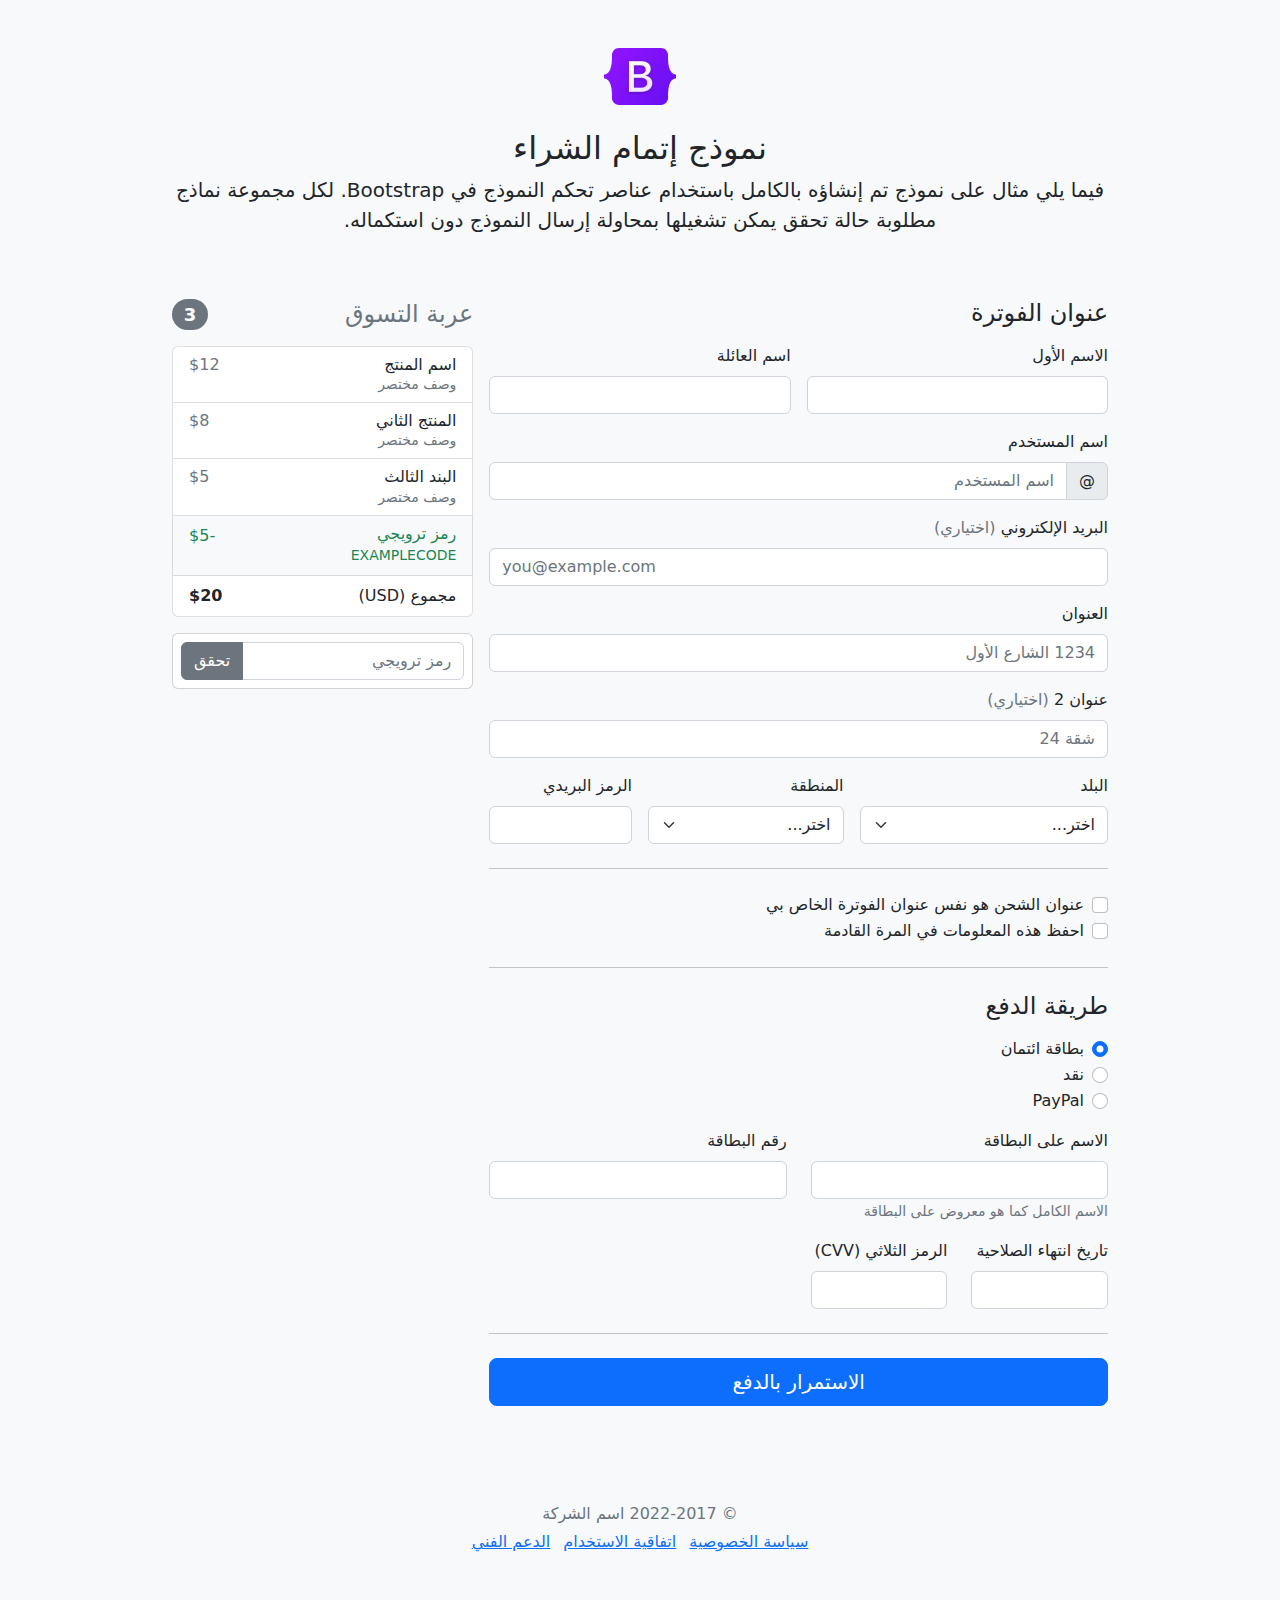
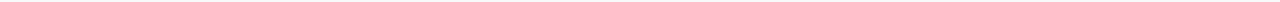
<file: bootstrap-5.2.2-examples/bootstrap-5.2.2-examples/checkout-rtl/index.html>
<!doctype html>
<html lang="ar" dir="rtl">
  <head>
    <meta charset="utf-8">
    <meta name="viewport" content="width=device-width, initial-scale=1">
    <meta name="description" content="">
    <meta name="author" content="Mark Otto, Jacob Thornton, and Bootstrap contributors">
    <meta name="generator" content="Hugo 0.104.2">
    <title>مثال إتمام الشراء · Bootstrap v5.2</title>

    <link rel="canonical" href="https://getbootstrap.com/docs/5.2/examples/checkout-rtl/">

    

    

<link href="../assets/dist/css/bootstrap.rtl.min.css" rel="stylesheet">

    <style>
      .bd-placeholder-img {
        font-size: 1.125rem;
        text-anchor: middle;
        -webkit-user-select: none;
        -moz-user-select: none;
        user-select: none;
      }

      @media (min-width: 768px) {
        .bd-placeholder-img-lg {
          font-size: 3.5rem;
        }
      }

      .b-example-divider {
        height: 3rem;
        background-color: rgba(0, 0, 0, .1);
        border: solid rgba(0, 0, 0, .15);
        border-width: 1px 0;
        box-shadow: inset 0 .5em 1.5em rgba(0, 0, 0, .1), inset 0 .125em .5em rgba(0, 0, 0, .15);
      }

      .b-example-vr {
        flex-shrink: 0;
        width: 1.5rem;
        height: 100vh;
      }

      .bi {
        vertical-align: -.125em;
        fill: currentColor;
      }

      .nav-scroller {
        position: relative;
        z-index: 2;
        height: 2.75rem;
        overflow-y: hidden;
      }

      .nav-scroller .nav {
        display: flex;
        flex-wrap: nowrap;
        padding-bottom: 1rem;
        margin-top: -1px;
        overflow-x: auto;
        text-align: center;
        white-space: nowrap;
        -webkit-overflow-scrolling: touch;
      }
    </style>

    
    <!-- Custom styles for this template -->
    <link href="../checkout/form-validation.css" rel="stylesheet">
  </head>
  <body class="bg-light">
    
<div class="container">
  <main>
    <div class="py-5 text-center">
      <img class="d-block mx-auto mb-4" src="../assets/brand/bootstrap-logo.svg" alt="" width="72" height="57">
      <h2>نموذج إتمام الشراء</h2>
      <p class="lead">فيما يلي مثال على نموذج تم إنشاؤه بالكامل باستخدام عناصر تحكم النموذج في Bootstrap. لكل مجموعة نماذج مطلوبة حالة تحقق يمكن تشغيلها بمحاولة إرسال النموذج دون استكماله.</p>
    </div>

    <div class="row g-3">
      <div class="col-md-5 col-lg-4 order-md-last">
        <h4 class="d-flex justify-content-between align-items-center mb-3">
          <span class="text-muted">عربة التسوق</span>
          <span class="badge bg-secondary rounded-pill">3</span>
        </h4>
        <ul class="list-group mb-3">
          <li class="list-group-item d-flex justify-content-between lh-sm">
            <div>
              <h6 class="my-0">اسم المنتج</h6>
              <small class="text-muted">وصف مختصر</small>
            </div>
            <span class="text-muted">$12</span>
          </li>
          <li class="list-group-item d-flex justify-content-between lh-sm">
            <div>
              <h6 class="my-0">المنتج الثاني</h6>
              <small class="text-muted">وصف مختصر</small>
            </div>
            <span class="text-muted">$8</span>
          </li>
          <li class="list-group-item d-flex justify-content-between lh-sm">
            <div>
              <h6 class="my-0">البند الثالث</h6>
              <small class="text-muted">وصف مختصر</small>
            </div>
            <span class="text-muted">$5</span>
          </li>
          <li class="list-group-item d-flex justify-content-between bg-light">
            <div class="text-success">
              <h6 class="my-0">رمز ترويجي</h6>
              <small>EXAMPLECODE</small>
            </div>
            <span class="text-success">-$5</span>
          </li>
          <li class="list-group-item d-flex justify-content-between">
            <span>مجموع (USD)</span>
            <strong>$20</strong>
          </li>
        </ul>

        <form class="card p-2">
          <div class="input-group">
            <input type="text" class="form-control" placeholder="رمز ترويجي">
            <button type="submit" class="btn btn-secondary">تحقق</button>
          </div>
        </form>
      </div>
      <div class="col-md-7 col-lg-8">
        <h4 class="mb-3">عنوان الفوترة</h4>
        <form class="needs-validation" novalidate>
          <div class="row g-3">
            <div class="col-sm-6">
              <label for="firstName" class="form-label">الاسم الأول</label>
              <input type="text" class="form-control" id="firstName" placeholder="" value="" required>
              <div class="invalid-feedback">
                يرجى إدخال اسم أول صحيح.
              </div>
            </div>

            <div class="col-sm-6">
              <label for="lastName" class="form-label">اسم العائلة</label>
              <input type="text" class="form-control" id="lastName" placeholder="" value="" required>
              <div class="invalid-feedback">
                يرجى إدخال اسم عائلة صحيح.
              </div>
            </div>

            <div class="col-12">
              <label for="username" class="form-label">اسم المستخدم</label>
              <div class="input-group has-validation">
                <span class="input-group-text">@</span>
                <input type="text" class="form-control" id="username" placeholder="اسم المستخدم" required>
              <div class="invalid-feedback">
                اسم المستخدم الخاص بك مطلوب.
                </div>
              </div>
            </div>

            <div class="col-12">
              <label for="email" class="form-label">البريد الإلكتروني <span class="text-muted">(اختياري)</span></label>
              <input type="email" class="form-control" id="email" placeholder="you@example.com">
              <div class="invalid-feedback">
                يرجى إدخال عنوان بريد إلكتروني صحيح لتصلكم تحديثات الشحن.
              </div>
            </div>

            <div class="col-12">
              <label for="address" class="form-label">العنوان</label>
              <input type="text" class="form-control" id="address" placeholder="1234 الشارع الأول" required>
              <div class="invalid-feedback">
                يرجى إدخال عنوان الشحن الخاص بك.
              </div>
            </div>

            <div class="col-12">
              <label for="address2" class="form-label">عنوان 2 <span class="text-muted">(اختياري)</span></label>
              <input type="text" class="form-control" id="address2" placeholder="شقة 24">
            </div>

            <div class="col-md-5">
              <label for="country" class="form-label">البلد</label>
              <select class="form-select" id="country" required>
                <option value="">اختر...</option>
                <option>الولايات المتحدة الأمريكية</option>
              </select>
              <div class="invalid-feedback">
                يرجى اختيار بلد صحيح.
              </div>
            </div>

            <div class="col-md-4">
              <label for="state" class="form-label">المنطقة</label>
              <select class="form-select" id="state" required>
                <option value="">اختر...</option>
                <option>كاليفورنيا</option>
              </select>
              <div class="invalid-feedback">
                يرجى اختيار اسم منطقة صحيح.
              </div>
            </div>

            <div class="col-md-3">
              <label for="zip" class="form-label">الرمز البريدي</label>
              <input type="text" class="form-control" id="zip" placeholder="" required>
              <div class="invalid-feedback">
                الرمز البريدي مطلوب.
              </div>
            </div>
          </div>

          <hr class="my-4">

          <div class="form-check">
            <input type="checkbox" class="form-check-input" id="same-address">
            <label class="form-check-label" for="same-address">عنوان الشحن هو نفس عنوان الفوترة الخاص بي</label>
          </div>

          <div class="form-check">
            <input type="checkbox" class="form-check-input" id="save-info">
            <label class="form-check-label" for="save-info">احفظ هذه المعلومات في المرة القادمة</label>
          </div>

          <hr class="my-4">

          <h4 class="mb-3">طريقة الدفع</h4>

          <div class="my-3">
            <div class="form-check">
              <input id="credit" name="paymentMethod" type="radio" class="form-check-input" checked required>
              <label class="form-check-label" for="credit">بطاقة ائتمان</label>
            </div>
            <div class="form-check">
              <input id="cash" name="paymentMethod" type="radio" class="form-check-input" required>
              <label class="form-check-label" for="cash">نقد</label>
            </div>
            <div class="form-check">
              <input id="paypal" name="paymentMethod" type="radio" class="form-check-input" required>
              <label class="form-check-label" for="paypal">PayPal</label>
            </div>
          </div>

          <div class="row gy-3">
            <div class="col-md-6">
              <label for="cc-name" class="form-label">الاسم على البطاقة</label>
              <input type="text" class="form-control" id="cc-name" placeholder="" required>
              <small class="text-muted">الاسم الكامل كما هو معروض على البطاقة</small>
              <div class="invalid-feedback">
                الاسم على البطاقة مطلوب
              </div>
            </div>

            <div class="col-md-6">
              <label for="cc-number" class="form-label">رقم البطاقة</label>
              <input type="text" class="form-control" id="cc-number" placeholder="" required>
              <div class="invalid-feedback">
                رقم بطاقة الائتمان مطلوب
              </div>
            </div>

            <div class="col-md-3">
              <label for="cc-expiration" class="form-label">تاريخ انتهاء الصلاحية</label>
              <input type="text" class="form-control" id="cc-expiration" placeholder="" required>
              <div class="invalid-feedback">
                تاريخ انتهاء الصلاحية مطلوب
              </div>
            </div>

            <div class="col-md-3">
              <label for="cc-cvv" class="form-label">الرمز الثلاثي (CVV)</label>
              <input type="text" class="form-control" id="cc-cvv" placeholder="" required>
              <div class="invalid-feedback">
                رمز الحماية مطلوب
              </div>
            </div>
          </div>

          <hr class="my-4">

          <button class="w-100 btn btn-primary btn-lg" type="submit">الاستمرار بالدفع</button>
        </form>
      </div>
    </div>
  </main>
  <footer class="my-5 pt-5 text-muted text-center text-small">
    <p class="mb-1">&copy; 2022-2017 اسم الشركة</p>
    <ul class="list-inline">
      <li class="list-inline-item"><a href="#">سياسة الخصوصية</a></li>
      <li class="list-inline-item"><a href="#">اتفاقية الاستخدام</a></li>
      <li class="list-inline-item"><a href="#">الدعم الفني</a></li>
    </ul>
  </footer>
</div>


    <script src="../assets/dist/js/bootstrap.bundle.min.js"></script>

      <script src="../checkout/form-validation.js"></script>
  </body>
</html>
</file>
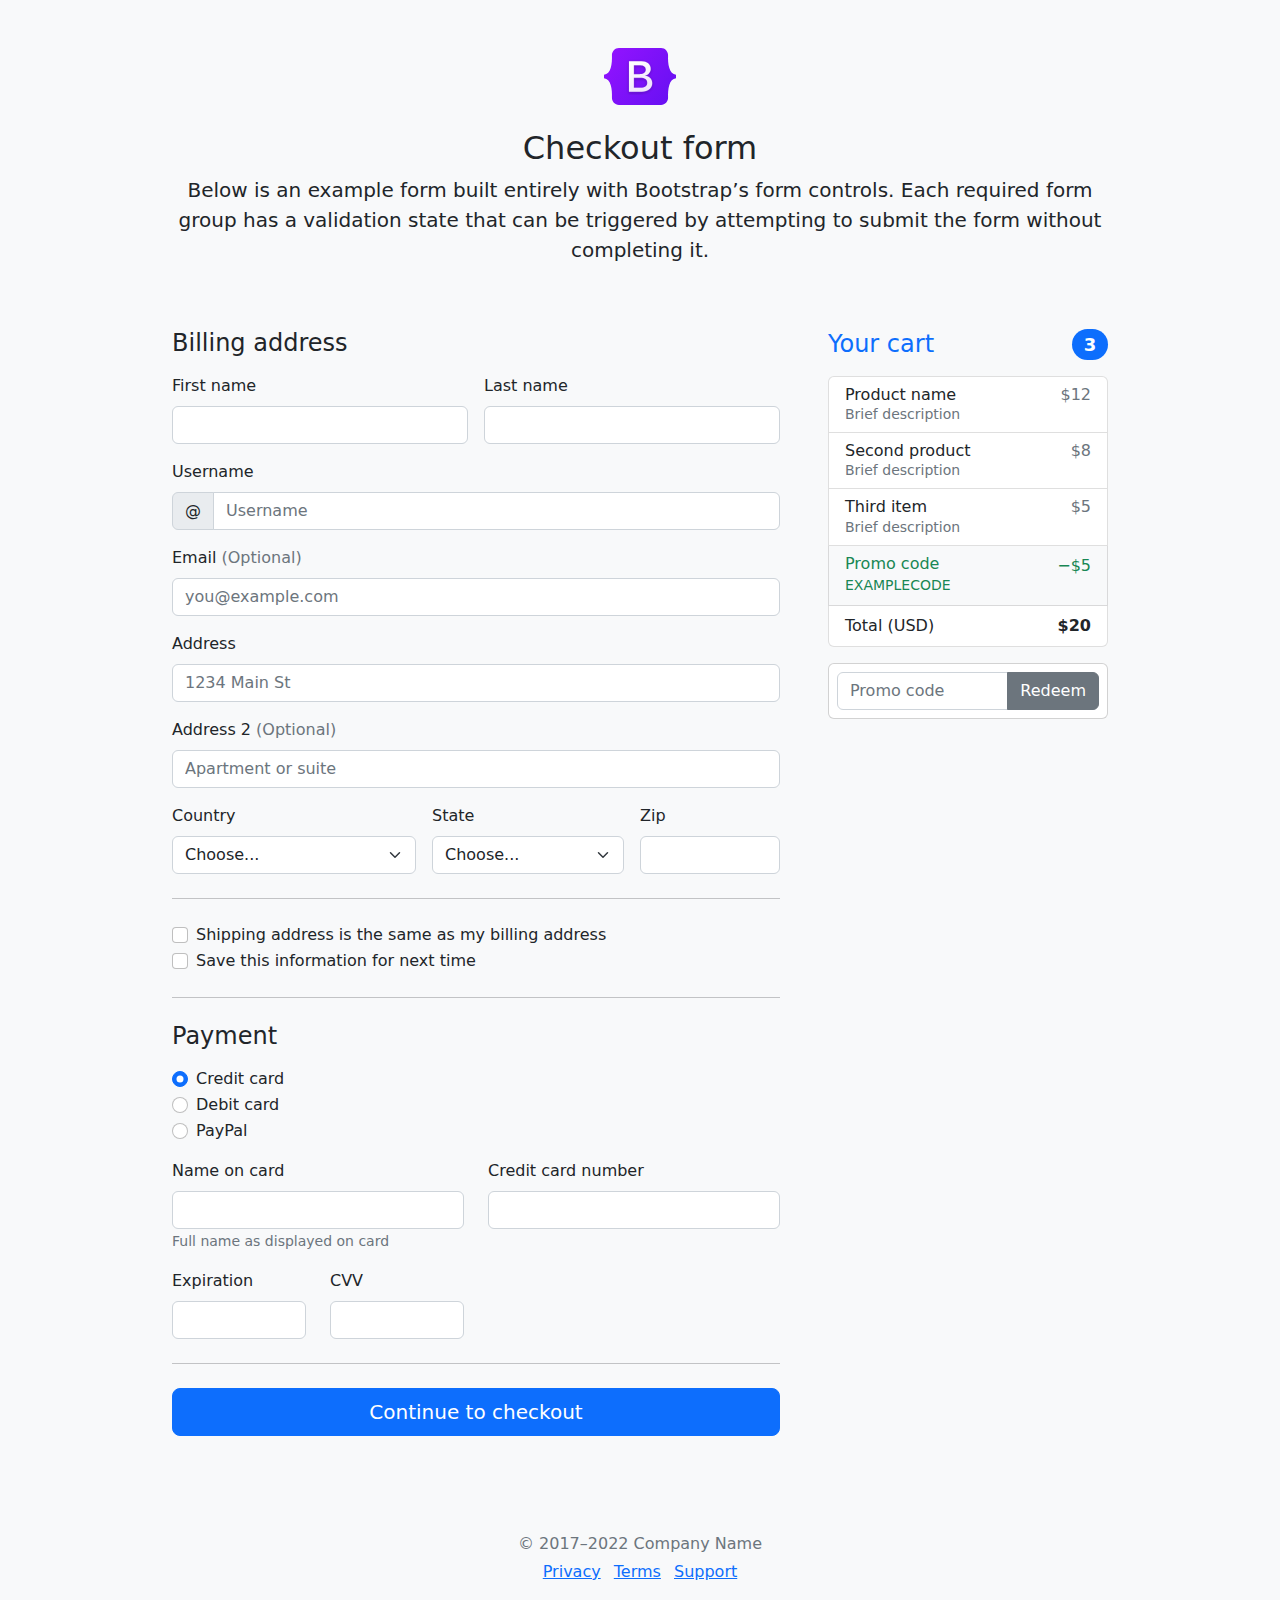
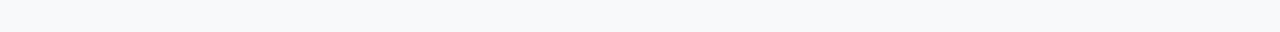
<file: bootstrap-5.2.2-examples/bootstrap-5.2.2-examples/checkout/index.html>
<!doctype html>
<html lang="en">
  <head>
    <meta charset="utf-8">
    <meta name="viewport" content="width=device-width, initial-scale=1">
    <meta name="description" content="">
    <meta name="author" content="Mark Otto, Jacob Thornton, and Bootstrap contributors">
    <meta name="generator" content="Hugo 0.104.2">
    <title>Checkout example · Bootstrap v5.2</title>

    <link rel="canonical" href="https://getbootstrap.com/docs/5.2/examples/checkout/">

    

    

<link href="../assets/dist/css/bootstrap.min.css" rel="stylesheet">

    <style>
      .bd-placeholder-img {
        font-size: 1.125rem;
        text-anchor: middle;
        -webkit-user-select: none;
        -moz-user-select: none;
        user-select: none;
      }

      @media (min-width: 768px) {
        .bd-placeholder-img-lg {
          font-size: 3.5rem;
        }
      }

      .b-example-divider {
        height: 3rem;
        background-color: rgba(0, 0, 0, .1);
        border: solid rgba(0, 0, 0, .15);
        border-width: 1px 0;
        box-shadow: inset 0 .5em 1.5em rgba(0, 0, 0, .1), inset 0 .125em .5em rgba(0, 0, 0, .15);
      }

      .b-example-vr {
        flex-shrink: 0;
        width: 1.5rem;
        height: 100vh;
      }

      .bi {
        vertical-align: -.125em;
        fill: currentColor;
      }

      .nav-scroller {
        position: relative;
        z-index: 2;
        height: 2.75rem;
        overflow-y: hidden;
      }

      .nav-scroller .nav {
        display: flex;
        flex-wrap: nowrap;
        padding-bottom: 1rem;
        margin-top: -1px;
        overflow-x: auto;
        text-align: center;
        white-space: nowrap;
        -webkit-overflow-scrolling: touch;
      }
    </style>

    
    <!-- Custom styles for this template -->
    <link href="form-validation.css" rel="stylesheet">
  </head>
  <body class="bg-light">
    
<div class="container">
  <main>
    <div class="py-5 text-center">
      <img class="d-block mx-auto mb-4" src="../assets/brand/bootstrap-logo.svg" alt="" width="72" height="57">
      <h2>Checkout form</h2>
      <p class="lead">Below is an example form built entirely with Bootstrap’s form controls. Each required form group has a validation state that can be triggered by attempting to submit the form without completing it.</p>
    </div>

    <div class="row g-5">
      <div class="col-md-5 col-lg-4 order-md-last">
        <h4 class="d-flex justify-content-between align-items-center mb-3">
          <span class="text-primary">Your cart</span>
          <span class="badge bg-primary rounded-pill">3</span>
        </h4>
        <ul class="list-group mb-3">
          <li class="list-group-item d-flex justify-content-between lh-sm">
            <div>
              <h6 class="my-0">Product name</h6>
              <small class="text-muted">Brief description</small>
            </div>
            <span class="text-muted">$12</span>
          </li>
          <li class="list-group-item d-flex justify-content-between lh-sm">
            <div>
              <h6 class="my-0">Second product</h6>
              <small class="text-muted">Brief description</small>
            </div>
            <span class="text-muted">$8</span>
          </li>
          <li class="list-group-item d-flex justify-content-between lh-sm">
            <div>
              <h6 class="my-0">Third item</h6>
              <small class="text-muted">Brief description</small>
            </div>
            <span class="text-muted">$5</span>
          </li>
          <li class="list-group-item d-flex justify-content-between bg-light">
            <div class="text-success">
              <h6 class="my-0">Promo code</h6>
              <small>EXAMPLECODE</small>
            </div>
            <span class="text-success">−$5</span>
          </li>
          <li class="list-group-item d-flex justify-content-between">
            <span>Total (USD)</span>
            <strong>$20</strong>
          </li>
        </ul>

        <form class="card p-2">
          <div class="input-group">
            <input type="text" class="form-control" placeholder="Promo code">
            <button type="submit" class="btn btn-secondary">Redeem</button>
          </div>
        </form>
      </div>
      <div class="col-md-7 col-lg-8">
        <h4 class="mb-3">Billing address</h4>
        <form class="needs-validation" novalidate>
          <div class="row g-3">
            <div class="col-sm-6">
              <label for="firstName" class="form-label">First name</label>
              <input type="text" class="form-control" id="firstName" placeholder="" value="" required>
              <div class="invalid-feedback">
                Valid first name is required.
              </div>
            </div>

            <div class="col-sm-6">
              <label for="lastName" class="form-label">Last name</label>
              <input type="text" class="form-control" id="lastName" placeholder="" value="" required>
              <div class="invalid-feedback">
                Valid last name is required.
              </div>
            </div>

            <div class="col-12">
              <label for="username" class="form-label">Username</label>
              <div class="input-group has-validation">
                <span class="input-group-text">@</span>
                <input type="text" class="form-control" id="username" placeholder="Username" required>
              <div class="invalid-feedback">
                  Your username is required.
                </div>
              </div>
            </div>

            <div class="col-12">
              <label for="email" class="form-label">Email <span class="text-muted">(Optional)</span></label>
              <input type="email" class="form-control" id="email" placeholder="you@example.com">
              <div class="invalid-feedback">
                Please enter a valid email address for shipping updates.
              </div>
            </div>

            <div class="col-12">
              <label for="address" class="form-label">Address</label>
              <input type="text" class="form-control" id="address" placeholder="1234 Main St" required>
              <div class="invalid-feedback">
                Please enter your shipping address.
              </div>
            </div>

            <div class="col-12">
              <label for="address2" class="form-label">Address 2 <span class="text-muted">(Optional)</span></label>
              <input type="text" class="form-control" id="address2" placeholder="Apartment or suite">
            </div>

            <div class="col-md-5">
              <label for="country" class="form-label">Country</label>
              <select class="form-select" id="country" required>
                <option value="">Choose...</option>
                <option>United States</option>
              </select>
              <div class="invalid-feedback">
                Please select a valid country.
              </div>
            </div>

            <div class="col-md-4">
              <label for="state" class="form-label">State</label>
              <select class="form-select" id="state" required>
                <option value="">Choose...</option>
                <option>California</option>
              </select>
              <div class="invalid-feedback">
                Please provide a valid state.
              </div>
            </div>

            <div class="col-md-3">
              <label for="zip" class="form-label">Zip</label>
              <input type="text" class="form-control" id="zip" placeholder="" required>
              <div class="invalid-feedback">
                Zip code required.
              </div>
            </div>
          </div>

          <hr class="my-4">

          <div class="form-check">
            <input type="checkbox" class="form-check-input" id="same-address">
            <label class="form-check-label" for="same-address">Shipping address is the same as my billing address</label>
          </div>

          <div class="form-check">
            <input type="checkbox" class="form-check-input" id="save-info">
            <label class="form-check-label" for="save-info">Save this information for next time</label>
          </div>

          <hr class="my-4">

          <h4 class="mb-3">Payment</h4>

          <div class="my-3">
            <div class="form-check">
              <input id="credit" name="paymentMethod" type="radio" class="form-check-input" checked required>
              <label class="form-check-label" for="credit">Credit card</label>
            </div>
            <div class="form-check">
              <input id="debit" name="paymentMethod" type="radio" class="form-check-input" required>
              <label class="form-check-label" for="debit">Debit card</label>
            </div>
            <div class="form-check">
              <input id="paypal" name="paymentMethod" type="radio" class="form-check-input" required>
              <label class="form-check-label" for="paypal">PayPal</label>
            </div>
          </div>

          <div class="row gy-3">
            <div class="col-md-6">
              <label for="cc-name" class="form-label">Name on card</label>
              <input type="text" class="form-control" id="cc-name" placeholder="" required>
              <small class="text-muted">Full name as displayed on card</small>
              <div class="invalid-feedback">
                Name on card is required
              </div>
            </div>

            <div class="col-md-6">
              <label for="cc-number" class="form-label">Credit card number</label>
              <input type="text" class="form-control" id="cc-number" placeholder="" required>
              <div class="invalid-feedback">
                Credit card number is required
              </div>
            </div>

            <div class="col-md-3">
              <label for="cc-expiration" class="form-label">Expiration</label>
              <input type="text" class="form-control" id="cc-expiration" placeholder="" required>
              <div class="invalid-feedback">
                Expiration date required
              </div>
            </div>

            <div class="col-md-3">
              <label for="cc-cvv" class="form-label">CVV</label>
              <input type="text" class="form-control" id="cc-cvv" placeholder="" required>
              <div class="invalid-feedback">
                Security code required
              </div>
            </div>
          </div>

          <hr class="my-4">

          <button class="w-100 btn btn-primary btn-lg" type="submit">Continue to checkout</button>
        </form>
      </div>
    </div>
  </main>

  <footer class="my-5 pt-5 text-muted text-center text-small">
    <p class="mb-1">&copy; 2017–2022 Company Name</p>
    <ul class="list-inline">
      <li class="list-inline-item"><a href="#">Privacy</a></li>
      <li class="list-inline-item"><a href="#">Terms</a></li>
      <li class="list-inline-item"><a href="#">Support</a></li>
    </ul>
  </footer>
</div>


    <script src="../assets/dist/js/bootstrap.bundle.min.js"></script>

      <script src="form-validation.js"></script>
  </body>
</html>
</file>
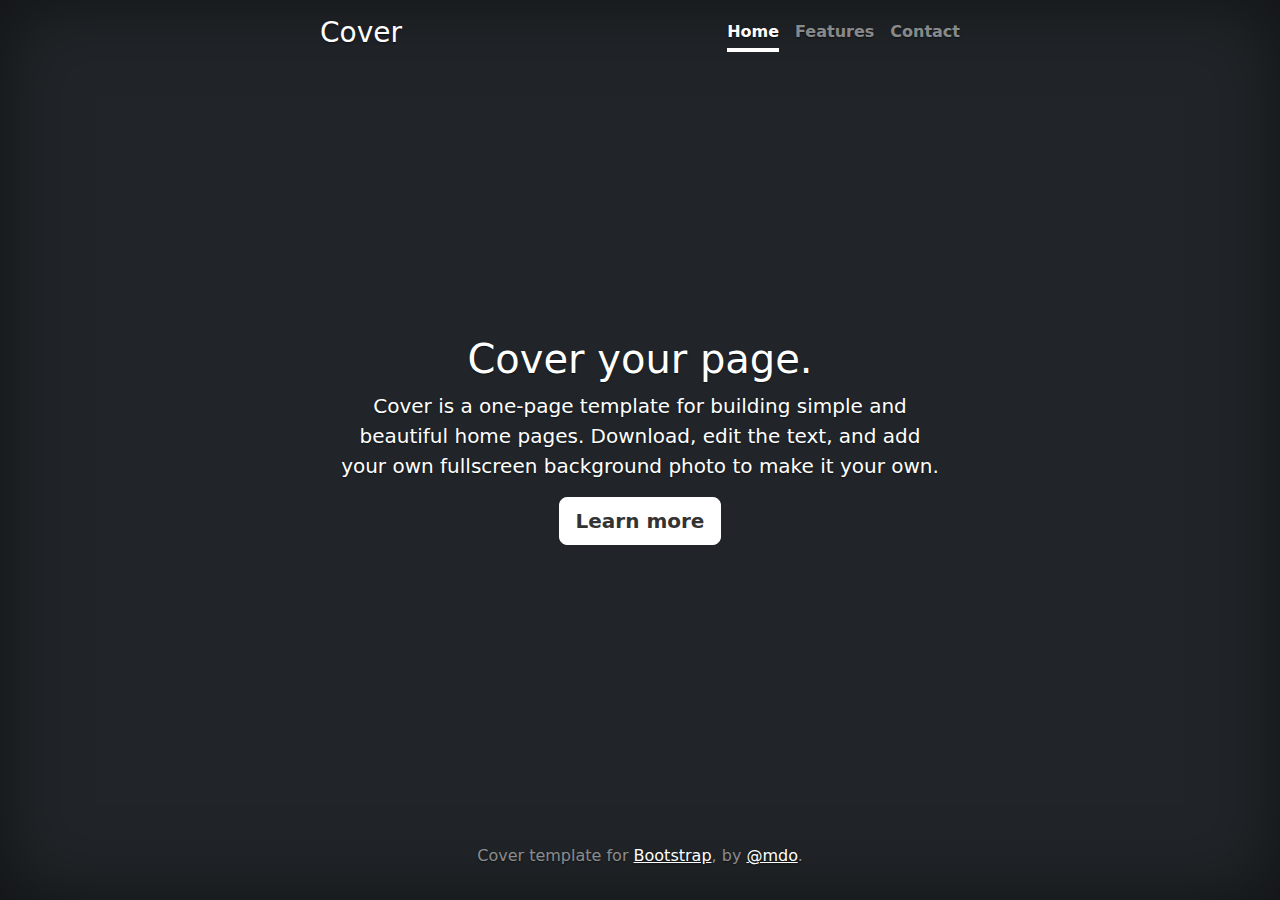
<file: bootstrap-5.2.2-examples/bootstrap-5.2.2-examples/cover/index.html>
<!doctype html>
<html lang="en" class="h-100">
  <head>
    <meta charset="utf-8">
    <meta name="viewport" content="width=device-width, initial-scale=1">
    <meta name="description" content="">
    <meta name="author" content="Mark Otto, Jacob Thornton, and Bootstrap contributors">
    <meta name="generator" content="Hugo 0.104.2">
    <title>Cover Template · Bootstrap v5.2</title>

    <link rel="canonical" href="https://getbootstrap.com/docs/5.2/examples/cover/">

    

    

<link href="../assets/dist/css/bootstrap.min.css" rel="stylesheet">

    <style>
      .bd-placeholder-img {
        font-size: 1.125rem;
        text-anchor: middle;
        -webkit-user-select: none;
        -moz-user-select: none;
        user-select: none;
      }

      @media (min-width: 768px) {
        .bd-placeholder-img-lg {
          font-size: 3.5rem;
        }
      }

      .b-example-divider {
        height: 3rem;
        background-color: rgba(0, 0, 0, .1);
        border: solid rgba(0, 0, 0, .15);
        border-width: 1px 0;
        box-shadow: inset 0 .5em 1.5em rgba(0, 0, 0, .1), inset 0 .125em .5em rgba(0, 0, 0, .15);
      }

      .b-example-vr {
        flex-shrink: 0;
        width: 1.5rem;
        height: 100vh;
      }

      .bi {
        vertical-align: -.125em;
        fill: currentColor;
      }

      .nav-scroller {
        position: relative;
        z-index: 2;
        height: 2.75rem;
        overflow-y: hidden;
      }

      .nav-scroller .nav {
        display: flex;
        flex-wrap: nowrap;
        padding-bottom: 1rem;
        margin-top: -1px;
        overflow-x: auto;
        text-align: center;
        white-space: nowrap;
        -webkit-overflow-scrolling: touch;
      }
    </style>

    
    <!-- Custom styles for this template -->
    <link href="cover.css" rel="stylesheet">
  </head>
  <body class="d-flex h-100 text-center text-bg-dark">
    
<div class="cover-container d-flex w-100 h-100 p-3 mx-auto flex-column">
  <header class="mb-auto">
    <div>
      <h3 class="float-md-start mb-0">Cover</h3>
      <nav class="nav nav-masthead justify-content-center float-md-end">
        <a class="nav-link fw-bold py-1 px-0 active" aria-current="page" href="#">Home</a>
        <a class="nav-link fw-bold py-1 px-0" href="#">Features</a>
        <a class="nav-link fw-bold py-1 px-0" href="#">Contact</a>
      </nav>
    </div>
  </header>

  <main class="px-3">
    <h1>Cover your page.</h1>
    <p class="lead">Cover is a one-page template for building simple and beautiful home pages. Download, edit the text, and add your own fullscreen background photo to make it your own.</p>
    <p class="lead">
      <a href="#" class="btn btn-lg btn-secondary fw-bold border-white bg-white">Learn more</a>
    </p>
  </main>

  <footer class="mt-auto text-white-50">
    <p>Cover template for <a href="https://getbootstrap.com/" class="text-white">Bootstrap</a>, by <a href="https://twitter.com/mdo" class="text-white">@mdo</a>.</p>
  </footer>
</div>


    
  </body>
</html>
</file>
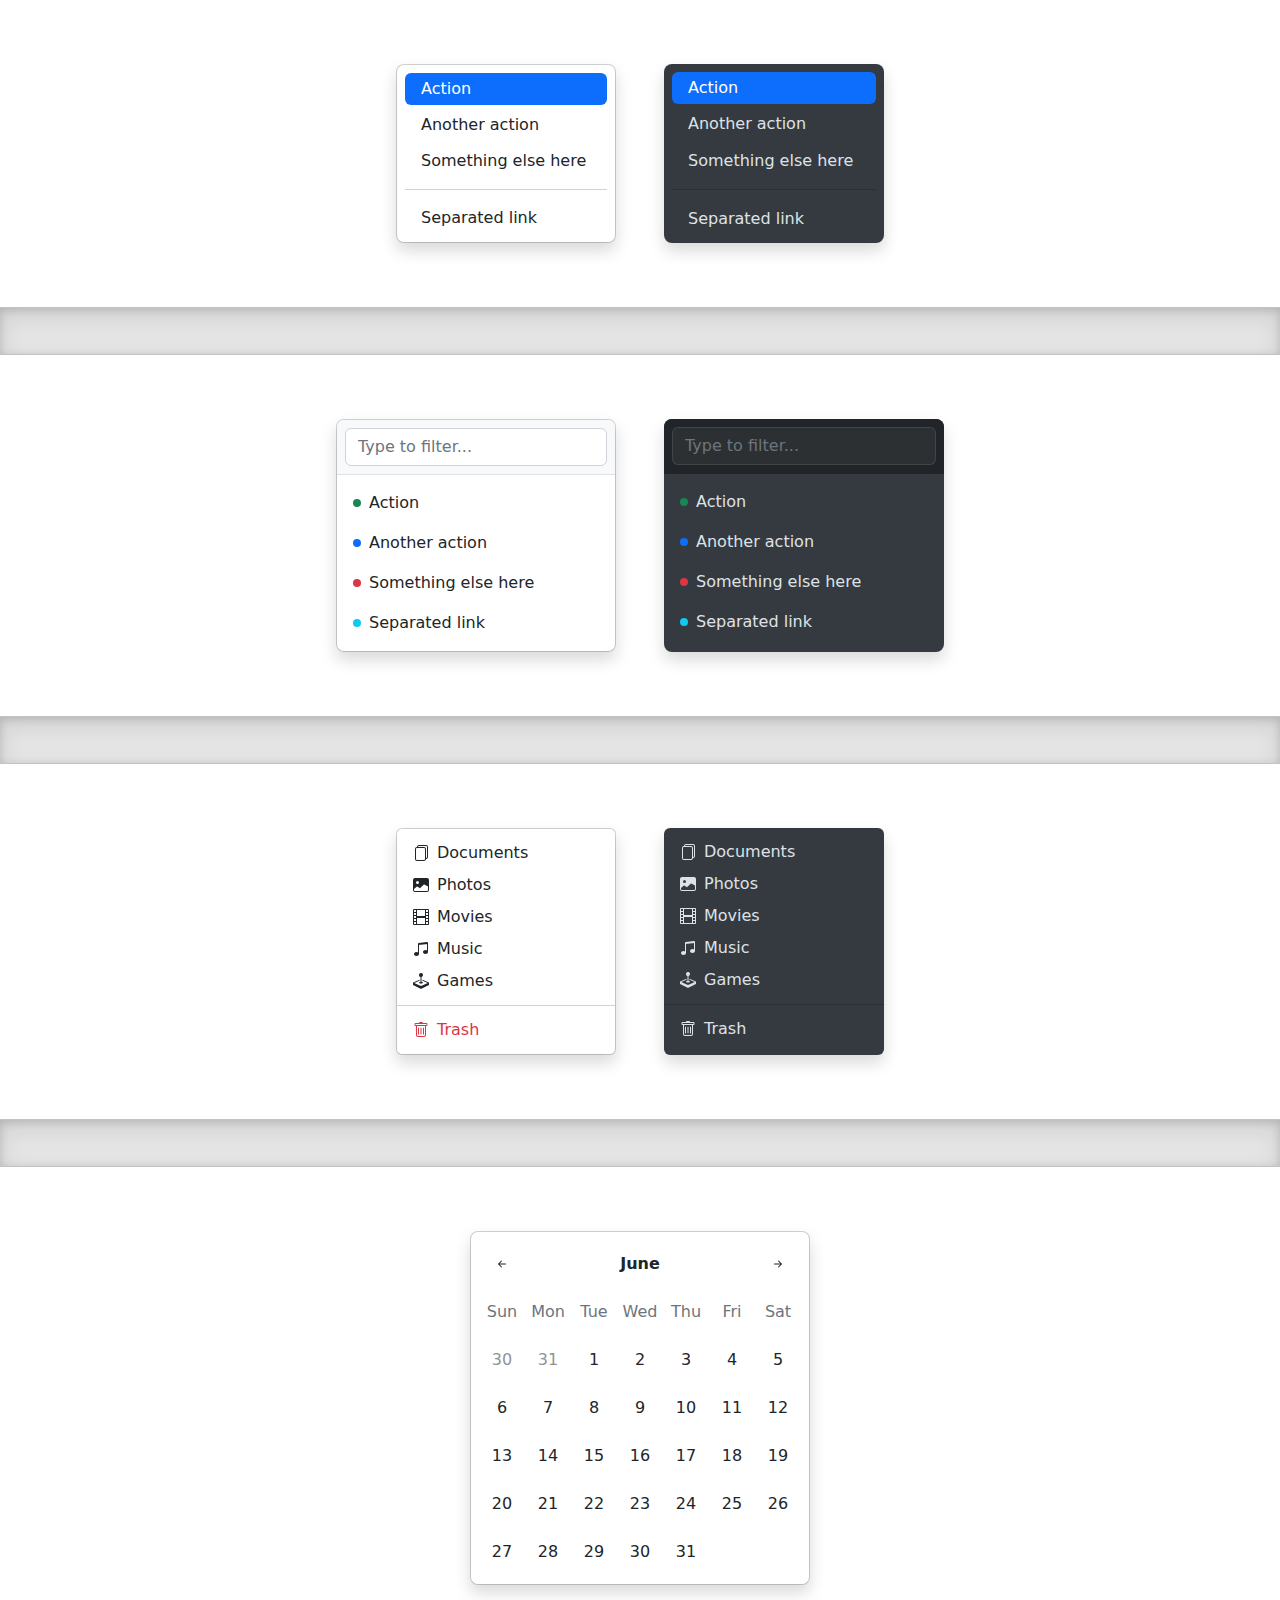
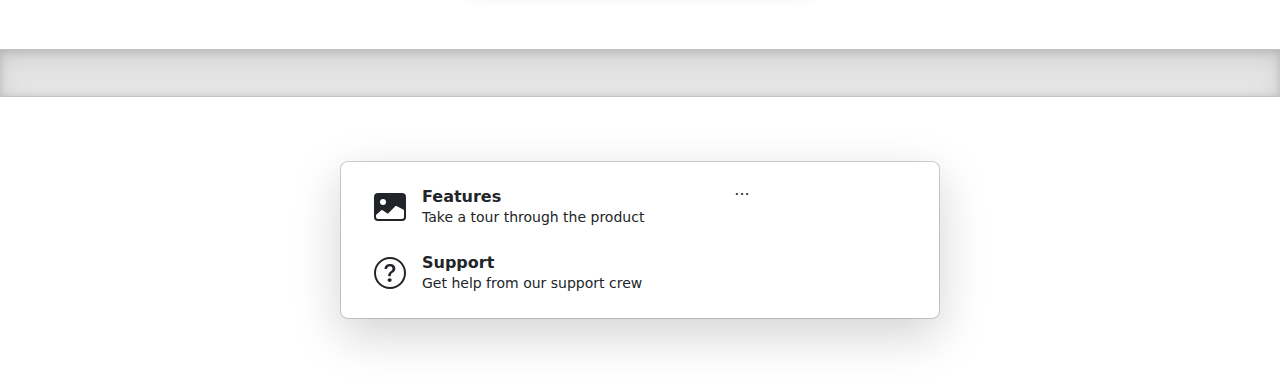
<file: bootstrap-5.2.2-examples/bootstrap-5.2.2-examples/dropdowns/index.html>
<!doctype html>
<html lang="en">
  <head>
    <meta charset="utf-8">
    <meta name="viewport" content="width=device-width, initial-scale=1">
    <meta name="description" content="">
    <meta name="author" content="Mark Otto, Jacob Thornton, and Bootstrap contributors">
    <meta name="generator" content="Hugo 0.104.2">
    <title>Dropdowns · Bootstrap v5.2</title>

    <link rel="canonical" href="https://getbootstrap.com/docs/5.2/examples/dropdowns/">

    

    

<link href="../assets/dist/css/bootstrap.min.css" rel="stylesheet">

    <style>
      .bd-placeholder-img {
        font-size: 1.125rem;
        text-anchor: middle;
        -webkit-user-select: none;
        -moz-user-select: none;
        user-select: none;
      }

      @media (min-width: 768px) {
        .bd-placeholder-img-lg {
          font-size: 3.5rem;
        }
      }

      .b-example-divider {
        height: 3rem;
        background-color: rgba(0, 0, 0, .1);
        border: solid rgba(0, 0, 0, .15);
        border-width: 1px 0;
        box-shadow: inset 0 .5em 1.5em rgba(0, 0, 0, .1), inset 0 .125em .5em rgba(0, 0, 0, .15);
      }

      .b-example-vr {
        flex-shrink: 0;
        width: 1.5rem;
        height: 100vh;
      }

      .bi {
        vertical-align: -.125em;
        fill: currentColor;
      }

      .nav-scroller {
        position: relative;
        z-index: 2;
        height: 2.75rem;
        overflow-y: hidden;
      }

      .nav-scroller .nav {
        display: flex;
        flex-wrap: nowrap;
        padding-bottom: 1rem;
        margin-top: -1px;
        overflow-x: auto;
        text-align: center;
        white-space: nowrap;
        -webkit-overflow-scrolling: touch;
      }
    </style>

    
    <!-- Custom styles for this template -->
    <link href="dropdowns.css" rel="stylesheet">
  </head>
  <body>
    
<svg xmlns="http://www.w3.org/2000/svg" style="display: none;">
  <symbol id="bootstrap" viewBox="0 0 118 94">
    <title>Bootstrap</title>
    <path fill-rule="evenodd" clip-rule="evenodd" d="M24.509 0c-6.733 0-11.715 5.893-11.492 12.284.214 6.14-.064 14.092-2.066 20.577C8.943 39.365 5.547 43.485 0 44.014v5.972c5.547.529 8.943 4.649 10.951 11.153 2.002 6.485 2.28 14.437 2.066 20.577C12.794 88.106 17.776 94 24.51 94H93.5c6.733 0 11.714-5.893 11.491-12.284-.214-6.14.064-14.092 2.066-20.577 2.009-6.504 5.396-10.624 10.943-11.153v-5.972c-5.547-.529-8.934-4.649-10.943-11.153-2.002-6.484-2.28-14.437-2.066-20.577C105.214 5.894 100.233 0 93.5 0H24.508zM80 57.863C80 66.663 73.436 72 62.543 72H44a2 2 0 01-2-2V24a2 2 0 012-2h18.437c9.083 0 15.044 4.92 15.044 12.474 0 5.302-4.01 10.049-9.119 10.88v.277C75.317 46.394 80 51.21 80 57.863zM60.521 28.34H49.948v14.934h8.905c6.884 0 10.68-2.772 10.68-7.727 0-4.643-3.264-7.207-9.012-7.207zM49.948 49.2v16.458H60.91c7.167 0 10.964-2.876 10.964-8.281 0-5.406-3.903-8.178-11.425-8.178H49.948z"></path>
  </symbol>

  <symbol id="exclamation-triangle-fill" viewBox="0 0 16 16">
    <path d="M8.982 1.566a1.13 1.13 0 0 0-1.96 0L.165 13.233c-.457.778.091 1.767.98 1.767h13.713c.889 0 1.438-.99.98-1.767L8.982 1.566zM8 5c.535 0 .954.462.9.995l-.35 3.507a.552.552 0 0 1-1.1 0L7.1 5.995A.905.905 0 0 1 8 5zm.002 6a1 1 0 1 1 0 2 1 1 0 0 1 0-2z"/>
  </symbol>

  <symbol id="check2" viewBox="0 0 16 16">
    <path d="M13.854 3.646a.5.5 0 0 1 0 .708l-7 7a.5.5 0 0 1-.708 0l-3.5-3.5a.5.5 0 1 1 .708-.708L6.5 10.293l6.646-6.647a.5.5 0 0 1 .708 0z"/>
  </symbol>

  <symbol id="check2-circle" viewBox="0 0 16 16">
    <path d="M2.5 8a5.5 5.5 0 0 1 8.25-4.764.5.5 0 0 0 .5-.866A6.5 6.5 0 1 0 14.5 8a.5.5 0 0 0-1 0 5.5 5.5 0 1 1-11 0z"/>
    <path d="M15.354 3.354a.5.5 0 0 0-.708-.708L8 9.293 5.354 6.646a.5.5 0 1 0-.708.708l3 3a.5.5 0 0 0 .708 0l7-7z"/>
  </symbol>

  <symbol id="bookmark-star" viewBox="0 0 16 16">
    <path d="M7.84 4.1a.178.178 0 0 1 .32 0l.634 1.285a.178.178 0 0 0 .134.098l1.42.206c.145.021.204.2.098.303L9.42 6.993a.178.178 0 0 0-.051.158l.242 1.414a.178.178 0 0 1-.258.187l-1.27-.668a.178.178 0 0 0-.165 0l-1.27.668a.178.178 0 0 1-.257-.187l.242-1.414a.178.178 0 0 0-.05-.158l-1.03-1.001a.178.178 0 0 1 .098-.303l1.42-.206a.178.178 0 0 0 .134-.098L7.84 4.1z"/>
    <path d="M2 2a2 2 0 0 1 2-2h8a2 2 0 0 1 2 2v13.5a.5.5 0 0 1-.777.416L8 13.101l-5.223 2.815A.5.5 0 0 1 2 15.5V2zm2-1a1 1 0 0 0-1 1v12.566l4.723-2.482a.5.5 0 0 1 .554 0L13 14.566V2a1 1 0 0 0-1-1H4z"/>
  </symbol>

  <symbol id="grid-fill" viewBox="0 0 16 16">
    <path d="M1 2.5A1.5 1.5 0 0 1 2.5 1h3A1.5 1.5 0 0 1 7 2.5v3A1.5 1.5 0 0 1 5.5 7h-3A1.5 1.5 0 0 1 1 5.5v-3zm8 0A1.5 1.5 0 0 1 10.5 1h3A1.5 1.5 0 0 1 15 2.5v3A1.5 1.5 0 0 1 13.5 7h-3A1.5 1.5 0 0 1 9 5.5v-3zm-8 8A1.5 1.5 0 0 1 2.5 9h3A1.5 1.5 0 0 1 7 10.5v3A1.5 1.5 0 0 1 5.5 15h-3A1.5 1.5 0 0 1 1 13.5v-3zm8 0A1.5 1.5 0 0 1 10.5 9h3a1.5 1.5 0 0 1 1.5 1.5v3a1.5 1.5 0 0 1-1.5 1.5h-3A1.5 1.5 0 0 1 9 13.5v-3z"/>
  </symbol>

  <symbol id="stars" viewBox="0 0 16 16">
    <path d="M7.657 6.247c.11-.33.576-.33.686 0l.645 1.937a2.89 2.89 0 0 0 1.829 1.828l1.936.645c.33.11.33.576 0 .686l-1.937.645a2.89 2.89 0 0 0-1.828 1.829l-.645 1.936a.361.361 0 0 1-.686 0l-.645-1.937a2.89 2.89 0 0 0-1.828-1.828l-1.937-.645a.361.361 0 0 1 0-.686l1.937-.645a2.89 2.89 0 0 0 1.828-1.828l.645-1.937zM3.794 1.148a.217.217 0 0 1 .412 0l.387 1.162c.173.518.579.924 1.097 1.097l1.162.387a.217.217 0 0 1 0 .412l-1.162.387A1.734 1.734 0 0 0 4.593 5.69l-.387 1.162a.217.217 0 0 1-.412 0L3.407 5.69A1.734 1.734 0 0 0 2.31 4.593l-1.162-.387a.217.217 0 0 1 0-.412l1.162-.387A1.734 1.734 0 0 0 3.407 2.31l.387-1.162zM10.863.099a.145.145 0 0 1 .274 0l.258.774c.115.346.386.617.732.732l.774.258a.145.145 0 0 1 0 .274l-.774.258a1.156 1.156 0 0 0-.732.732l-.258.774a.145.145 0 0 1-.274 0l-.258-.774a1.156 1.156 0 0 0-.732-.732L9.1 2.137a.145.145 0 0 1 0-.274l.774-.258c.346-.115.617-.386.732-.732L10.863.1z"/>
  </symbol>

  <symbol id="film" viewBox="0 0 16 16">
    <path d="M0 1a1 1 0 0 1 1-1h14a1 1 0 0 1 1 1v14a1 1 0 0 1-1 1H1a1 1 0 0 1-1-1V1zm4 0v6h8V1H4zm8 8H4v6h8V9zM1 1v2h2V1H1zm2 3H1v2h2V4zM1 7v2h2V7H1zm2 3H1v2h2v-2zm-2 3v2h2v-2H1zM15 1h-2v2h2V1zm-2 3v2h2V4h-2zm2 3h-2v2h2V7zm-2 3v2h2v-2h-2zm2 3h-2v2h2v-2z"/>
  </symbol>

  <symbol id="joystick" viewBox="0 0 16 16">
    <path d="M10 2a2 2 0 0 1-1.5 1.937v5.087c.863.083 1.5.377 1.5.726 0 .414-.895.75-2 .75s-2-.336-2-.75c0-.35.637-.643 1.5-.726V3.937A2 2 0 1 1 10 2z"/>
    <path d="M0 9.665v1.717a1 1 0 0 0 .553.894l6.553 3.277a2 2 0 0 0 1.788 0l6.553-3.277a1 1 0 0 0 .553-.894V9.665c0-.1-.06-.19-.152-.23L9.5 6.715v.993l5.227 2.178a.125.125 0 0 1 .001.23l-5.94 2.546a2 2 0 0 1-1.576 0l-5.94-2.546a.125.125 0 0 1 .001-.23L6.5 7.708l-.013-.988L.152 9.435a.25.25 0 0 0-.152.23z"/>
  </symbol>

  <symbol id="music-note-beamed" viewBox="0 0 16 16">
    <path d="M6 13c0 1.105-1.12 2-2.5 2S1 14.105 1 13c0-1.104 1.12-2 2.5-2s2.5.896 2.5 2zm9-2c0 1.105-1.12 2-2.5 2s-2.5-.895-2.5-2 1.12-2 2.5-2 2.5.895 2.5 2z"/>
    <path fill-rule="evenodd" d="M14 11V2h1v9h-1zM6 3v10H5V3h1z"/>
    <path d="M5 2.905a1 1 0 0 1 .9-.995l8-.8a1 1 0 0 1 1.1.995V3L5 4V2.905z"/>
  </symbol>

  <symbol id="files" viewBox="0 0 16 16">
    <path d="M13 0H6a2 2 0 0 0-2 2 2 2 0 0 0-2 2v10a2 2 0 0 0 2 2h7a2 2 0 0 0 2-2 2 2 0 0 0 2-2V2a2 2 0 0 0-2-2zm0 13V4a2 2 0 0 0-2-2H5a1 1 0 0 1 1-1h7a1 1 0 0 1 1 1v10a1 1 0 0 1-1 1zM3 4a1 1 0 0 1 1-1h7a1 1 0 0 1 1 1v10a1 1 0 0 1-1 1H4a1 1 0 0 1-1-1V4z"/>
  </symbol>

  <symbol id="image-fill" viewBox="0 0 16 16">
    <path d="M.002 3a2 2 0 0 1 2-2h12a2 2 0 0 1 2 2v10a2 2 0 0 1-2 2h-12a2 2 0 0 1-2-2V3zm1 9v1a1 1 0 0 0 1 1h12a1 1 0 0 0 1-1V9.5l-3.777-1.947a.5.5 0 0 0-.577.093l-3.71 3.71-2.66-1.772a.5.5 0 0 0-.63.062L1.002 12zm5-6.5a1.5 1.5 0 1 0-3 0 1.5 1.5 0 0 0 3 0z"/>
  </symbol>

  <symbol id="trash" viewBox="0 0 16 16">
    <path d="M5.5 5.5A.5.5 0 0 1 6 6v6a.5.5 0 0 1-1 0V6a.5.5 0 0 1 .5-.5zm2.5 0a.5.5 0 0 1 .5.5v6a.5.5 0 0 1-1 0V6a.5.5 0 0 1 .5-.5zm3 .5a.5.5 0 0 0-1 0v6a.5.5 0 0 0 1 0V6z"/>
    <path fill-rule="evenodd" d="M14.5 3a1 1 0 0 1-1 1H13v9a2 2 0 0 1-2 2H5a2 2 0 0 1-2-2V4h-.5a1 1 0 0 1-1-1V2a1 1 0 0 1 1-1H6a1 1 0 0 1 1-1h2a1 1 0 0 1 1 1h3.5a1 1 0 0 1 1 1v1zM4.118 4 4 4.059V13a1 1 0 0 0 1 1h6a1 1 0 0 0 1-1V4.059L11.882 4H4.118zM2.5 3V2h11v1h-11z"/>
  </symbol>

  <symbol id="question-circle" viewBox="0 0 16 16">
    <path d="M8 15A7 7 0 1 1 8 1a7 7 0 0 1 0 14zm0 1A8 8 0 1 0 8 0a8 8 0 0 0 0 16z"/>
    <path d="M5.255 5.786a.237.237 0 0 0 .241.247h.825c.138 0 .248-.113.266-.25.09-.656.54-1.134 1.342-1.134.686 0 1.314.343 1.314 1.168 0 .635-.374.927-.965 1.371-.673.489-1.206 1.06-1.168 1.987l.003.217a.25.25 0 0 0 .25.246h.811a.25.25 0 0 0 .25-.25v-.105c0-.718.273-.927 1.01-1.486.609-.463 1.244-.977 1.244-2.056 0-1.511-1.276-2.241-2.673-2.241-1.267 0-2.655.59-2.75 2.286zm1.557 5.763c0 .533.425.927 1.01.927.609 0 1.028-.394 1.028-.927 0-.552-.42-.94-1.029-.94-.584 0-1.009.388-1.009.94z"/>
  </symbol>

  <symbol id="arrow-left-short" viewBox="0 0 16 16">
    <path fill-rule="evenodd" d="M12 8a.5.5 0 0 1-.5.5H5.707l2.147 2.146a.5.5 0 0 1-.708.708l-3-3a.5.5 0 0 1 0-.708l3-3a.5.5 0 1 1 .708.708L5.707 7.5H11.5a.5.5 0 0 1 .5.5z"/>
  </symbol>

  <symbol id="arrow-right-short" viewBox="0 0 16 16">
    <path fill-rule="evenodd" d="M4 8a.5.5 0 0 1 .5-.5h5.793L8.146 5.354a.5.5 0 1 1 .708-.708l3 3a.5.5 0 0 1 0 .708l-3 3a.5.5 0 0 1-.708-.708L10.293 8.5H4.5A.5.5 0 0 1 4 8z"/>
  </symbol>
</svg>

<div class="d-flex gap-5 justify-content-center">
  <ul class="dropdown-menu position-static d-grid gap-1 p-2 rounded-3 mx-0 shadow w-220px">
    <li><a class="dropdown-item rounded-2 active" href="#">Action</a></li>
    <li><a class="dropdown-item rounded-2" href="#">Another action</a></li>
    <li><a class="dropdown-item rounded-2" href="#">Something else here</a></li>
    <li><hr class="dropdown-divider"></li>
    <li><a class="dropdown-item rounded-2" href="#">Separated link</a></li>
  </ul>
  <ul class="dropdown-menu dropdown-menu-dark position-static d-grid gap-1 p-2 rounded-3 mx-0 border-0 shadow w-220px">
    <li><a class="dropdown-item rounded-2 active" href="#">Action</a></li>
    <li><a class="dropdown-item rounded-2" href="#">Another action</a></li>
    <li><a class="dropdown-item rounded-2" href="#">Something else here</a></li>
    <li><hr class="dropdown-divider"></li>
    <li><a class="dropdown-item rounded-2" href="#">Separated link</a></li>
  </ul>
</div>

<div class="b-example-divider"></div>

<div class="d-flex gap-5 justify-content-center">
  <div class="dropdown-menu d-block position-static pt-0 mx-0 rounded-3 shadow overflow-hidden w-280px">
    <form class="p-2 mb-2 bg-light border-bottom">
      <input type="search" class="form-control" autocomplete="false" placeholder="Type to filter...">
    </form>
    <ul class="list-unstyled mb-0">
      <li><a class="dropdown-item d-flex align-items-center gap-2 py-2" href="#">
        <span class="d-inline-block bg-success rounded-circle p-1"></span>
        Action
      </a></li>
      <li><a class="dropdown-item d-flex align-items-center gap-2 py-2" href="#">
        <span class="d-inline-block bg-primary rounded-circle p-1"></span>
        Another action
      </a></li>
      <li><a class="dropdown-item d-flex align-items-center gap-2 py-2" href="#">
        <span class="d-inline-block bg-danger rounded-circle p-1"></span>
        Something else here
      </a></li>
      <li><a class="dropdown-item d-flex align-items-center gap-2 py-2" href="#">
        <span class="d-inline-block bg-info rounded-circle p-1"></span>
        Separated link
      </a></li>
    </ul>
  </div>

  <div class="dropdown-menu dropdown-menu-dark d-block position-static border-0 pt-0 mx-0 rounded-3 shadow overflow-hidden w-280px">
    <form class="p-2 mb-2 bg-dark border-bottom border-dark">
      <input type="search" class="form-control form-control-dark" autocomplete="false" placeholder="Type to filter...">
    </form>
    <ul class="list-unstyled mb-0">
      <li><a class="dropdown-item d-flex align-items-center gap-2 py-2" href="#">
        <span class="d-inline-block bg-success rounded-circle p-1"></span>
        Action
      </a></li>
      <li><a class="dropdown-item d-flex align-items-center gap-2 py-2" href="#">
        <span class="d-inline-block bg-primary rounded-circle p-1"></span>
        Another action
      </a></li>
      <li><a class="dropdown-item d-flex align-items-center gap-2 py-2" href="#">
        <span class="d-inline-block bg-danger rounded-circle p-1"></span>
        Something else here
      </a></li>
      <li><a class="dropdown-item d-flex align-items-center gap-2 py-2" href="#">
        <span class="d-inline-block bg-info rounded-circle p-1"></span>
        Separated link
      </a></li>
    </ul>
  </div>
</div>

<div class="b-example-divider"></div>

<div class="d-flex gap-5 justify-content-center">
  <ul class="dropdown-menu d-block position-static mx-0 shadow w-220px">
    <li>
      <a class="dropdown-item d-flex gap-2 align-items-center" href="#">
        <svg class="bi" width="16" height="16"><use xlink:href="#files"/></svg>
        Documents
      </a>
    </li>
    <li>
      <a class="dropdown-item d-flex gap-2 align-items-center" href="#">
        <svg class="bi" width="16" height="16"><use xlink:href="#image-fill"/></svg>
        Photos
      </a>
    </li>
    <li>
      <a class="dropdown-item d-flex gap-2 align-items-center" href="#">
        <svg class="bi" width="16" height="16"><use xlink:href="#film"/></svg>
        Movies
      </a>
    </li>
    <li>
      <a class="dropdown-item d-flex gap-2 align-items-center" href="#">
        <svg class="bi" width="16" height="16"><use xlink:href="#music-note-beamed"/></svg>
        Music
      </a>
    </li>
    <li>
      <a class="dropdown-item d-flex gap-2 align-items-center" href="#">
        <svg class="bi" width="16" height="16"><use xlink:href="#joystick"/></svg>
        Games
      </a>
    </li>
    <li><hr class="dropdown-divider"></li>
    <li>
      <a class="dropdown-item dropdown-item-danger d-flex gap-2 align-items-center" href="#">
        <svg class="bi" width="16" height="16"><use xlink:href="#trash"/></svg>
        Trash
      </a>
    </li>
  </ul>
  <ul class="dropdown-menu dropdown-menu-dark d-block position-static mx-0 border-0 shadow w-220px">
    <li>
      <a class="dropdown-item d-flex gap-2 align-items-center" href="#">
        <svg class="bi" width="16" height="16"><use xlink:href="#files"/></svg>
        Documents
      </a>
    </li>
    <li>
      <a class="dropdown-item d-flex gap-2 align-items-center" href="#">
        <svg class="bi" width="16" height="16"><use xlink:href="#image-fill"/></svg>
        Photos
      </a>
    </li>
    <li>
      <a class="dropdown-item d-flex gap-2 align-items-center" href="#">
        <svg class="bi" width="16" height="16"><use xlink:href="#film"/></svg>
        Movies
      </a>
    </li>
    <li>
      <a class="dropdown-item d-flex gap-2 align-items-center" href="#">
        <svg class="bi" width="16" height="16"><use xlink:href="#music-note-beamed"/></svg>
        Music
      </a>
    </li>
    <li>
      <a class="dropdown-item d-flex gap-2 align-items-center" href="#">
        <svg class="bi" width="16" height="16"><use xlink:href="#joystick"/></svg>
        Games
      </a>
    </li>
    <li><hr class="dropdown-divider"></li>
    <li>
      <a class="dropdown-item d-flex gap-2 align-items-center" href="#">
        <svg class="bi" width="16" height="16"><use xlink:href="#trash"/></svg>
        Trash
      </a>
    </li>
  </ul>
</div>

<div class="b-example-divider"></div>

<div class="dropdown-menu d-block position-static p-2 shadow rounded-3 w-340px">
  <div class="d-grid gap-1">
    <div class="cal">
      <div class="cal-month">
        <button class="btn cal-btn" type="button">
          <svg class="bi" width="16" height="16"><use xlink:href="#arrow-left-short"/></svg>
        </button>
        <strong class="cal-month-name">June</strong>
        <select class="form-select cal-month-name d-none">
          <option value="January">January</option>
          <option value="February">February</option>
          <option value="March">March</option>
          <option value="April">April</option>
          <option value="May">May</option>
          <option selected value="June">June</option>
          <option value="July">July</option>
          <option value="August">August</option>
          <option value="September">September</option>
          <option value="October">October</option>
          <option value="November">November</option>
          <option value="December">December</option>
        </select>
        <button class="btn cal-btn" type="button">
          <svg class="bi" width="16" height="16"><use xlink:href="#arrow-right-short"/></svg>
        </button>
      </div>
      <div class="cal-weekdays text-muted">
        <div class="cal-weekday">Sun</div>
        <div class="cal-weekday">Mon</div>
        <div class="cal-weekday">Tue</div>
        <div class="cal-weekday">Wed</div>
        <div class="cal-weekday">Thu</div>
        <div class="cal-weekday">Fri</div>
        <div class="cal-weekday">Sat</div>
      </div>
      <div class="cal-days">
        <button class="btn cal-btn" disabled type="button">30</button>
        <button class="btn cal-btn" disabled type="button">31</button>

        <button class="btn cal-btn" type="button">1</button>
        <button class="btn cal-btn" type="button">2</button>
        <button class="btn cal-btn" type="button">3</button>
        <button class="btn cal-btn" type="button">4</button>
        <button class="btn cal-btn" type="button">5</button>
        <button class="btn cal-btn" type="button">6</button>
        <button class="btn cal-btn" type="button">7</button>

        <button class="btn cal-btn" type="button">8</button>
        <button class="btn cal-btn" type="button">9</button>
        <button class="btn cal-btn" type="button">10</button>
        <button class="btn cal-btn" type="button">11</button>
        <button class="btn cal-btn" type="button">12</button>
        <button class="btn cal-btn" type="button">13</button>
        <button class="btn cal-btn" type="button">14</button>

        <button class="btn cal-btn" type="button">15</button>
        <button class="btn cal-btn" type="button">16</button>
        <button class="btn cal-btn" type="button">17</button>
        <button class="btn cal-btn" type="button">18</button>
        <button class="btn cal-btn" type="button">19</button>
        <button class="btn cal-btn" type="button">20</button>
        <button class="btn cal-btn" type="button">21</button>

        <button class="btn cal-btn" type="button">22</button>
        <button class="btn cal-btn" type="button">23</button>
        <button class="btn cal-btn" type="button">24</button>
        <button class="btn cal-btn" type="button">25</button>
        <button class="btn cal-btn" type="button">26</button>
        <button class="btn cal-btn" type="button">27</button>
        <button class="btn cal-btn" type="button">28</button>

        <button class="btn cal-btn" type="button">29</button>
        <button class="btn cal-btn" type="button">30</button>
        <button class="btn cal-btn" type="button">31</button>
      </div>
    </div>
  </div>
</div>

<div class="b-example-divider"></div>

<div class="dropdown-menu position-static d-flex align-items-stretch p-3 rounded-3 shadow-lg w-600px">
  <nav class="d-grid gap-2 col-8">
    <a href="#" class="btn btn-hover-light rounded-2 d-flex align-items-center gap-3 py-2 px-3 lh-sm text-start">
      <svg class="bi" width="32" height="32"><use xlink:href="#image-fill"/></svg>
      <div>
        <strong class="d-block">Features</strong>
        <small>Take a tour through the product</small>
      </div>
    </a>
    <a href="#" class="btn btn-hover-light rounded-2 d-flex align-items-center gap-3 py-2 px-3 lh-sm text-start">
      <svg class="bi" width="32" height="32"><use xlink:href="#question-circle"/></svg>
      <div>
        <strong class="d-block">Support</strong>
        <small>Get help from our support crew</small>
      </div>
    </a>
  </nav>
  <div class="col-4">
    ...
  </div>
</div>


    <script src="../assets/dist/js/bootstrap.bundle.min.js"></script>

      
  </body>
</html>
</file>
<file: style.css>
.box{
    background-color: burlywood;
    height: auto;
    padding: 30px;



}
</file>
<file: bootstrap-5.2.2-examples/bootstrap-5.2.2-examples/blog/blog.rtl.css>
/* stylelint-disable selector-list-comma-newline-after */

.blog-header {
  border-bottom: 1px solid #e5e5e5;
}

.blog-header-logo {
  font-family: Amiri, Georgia, "Times New Roman", serif;
  font-size: 2.25rem;
}

.blog-header-logo:hover {
  text-decoration: none;
}

h1, h2, h3, h4, h5, h6 {
  font-family: Amiri, Georgia, "Times New Roman", serif;
}

.display-4 {
  font-size: 2.5rem;
}
@media (min-width: 768px) {
  .display-4 {
    font-size: 3rem;
  }
}

.flex-auto {
  flex: 0 0 auto;
}

.h-250 { height: 250px; }
@media (min-width: 768px) {
  .h-md-250 { height: 250px; }
}

/* Pagination */
.blog-pagination {
  margin-bottom: 4rem;
}

/*
 * Blog posts
 */
.blog-post {
  margin-bottom: 4rem;
}
.blog-post-title {
  font-size: 2.5rem;
}
.blog-post-meta {
  margin-bottom: 1.25rem;
  color: #727272;
}

/*
 * Footer
 */
.blog-footer {
  padding: 2.5rem 0;
  color: #727272;
  text-align: center;
  background-color: #f9f9f9;
  border-top: .05rem solid #e5e5e5;
}
.blog-footer p:last-child {
  margin-bottom: 0;
}
</file>
<file: bootstrap-5.2.2-examples/bootstrap-5.2.2-examples/blog/blog.css>
/* stylelint-disable selector-list-comma-newline-after */

.blog-header {
  border-bottom: 1px solid #e5e5e5;
}

.blog-header-logo {
  font-family: "Playfair Display", Georgia, "Times New Roman", serif/*rtl:Amiri, Georgia, "Times New Roman", serif*/;
  font-size: 2.25rem;
}

.blog-header-logo:hover {
  text-decoration: none;
}

h1, h2, h3, h4, h5, h6 {
  font-family: "Playfair Display", Georgia, "Times New Roman", serif/*rtl:Amiri, Georgia, "Times New Roman", serif*/;
}

.display-4 {
  font-size: 2.5rem;
}
@media (min-width: 768px) {
  .display-4 {
    font-size: 3rem;
  }
}

.flex-auto {
  flex: 0 0 auto;
}

.h-250 { height: 250px; }
@media (min-width: 768px) {
  .h-md-250 { height: 250px; }
}

/* Pagination */
.blog-pagination {
  margin-bottom: 4rem;
}

/*
 * Blog posts
 */
.blog-post {
  margin-bottom: 4rem;
}
.blog-post-title {
  font-size: 2.5rem;
}
.blog-post-meta {
  margin-bottom: 1.25rem;
  color: #727272;
}

/*
 * Footer
 */
.blog-footer {
  padding: 2.5rem 0;
  color: #727272;
  text-align: center;
  background-color: #f9f9f9;
  border-top: .05rem solid #e5e5e5;
}
.blog-footer p:last-child {
  margin-bottom: 0;
}
</file>
<file: bootstrap-5.2.2-examples/bootstrap-5.2.2-examples/carousel/carousel.rtl.css>
/* GLOBAL STYLES
-------------------------------------------------- */
/* Padding below the footer and lighter body text */

body {
  padding-top: 3rem;
  padding-bottom: 3rem;
  color: #5a5a5a;
}


/* CUSTOMIZE THE CAROUSEL
-------------------------------------------------- */

/* Carousel base class */
.carousel {
  margin-bottom: 4rem;
}
/* Since positioning the image, we need to help out the caption */
.carousel-caption {
  bottom: 3rem;
  z-index: 10;
}

/* Declare heights because of positioning of img element */
.carousel-item {
  height: 32rem;
}


/* MARKETING CONTENT
-------------------------------------------------- */

/* Center align the text within the three columns below the carousel */
.marketing .col-lg-4 {
  margin-bottom: 1.5rem;
  text-align: center;
}
.marketing .col-lg-4 p {
  margin-right: .75rem;
  margin-left: .75rem;
}


/* Featurettes
------------------------- */

.featurette-divider {
  margin: 5rem 0; /* Space out the Bootstrap <hr> more */
}

/* Thin out the marketing headings */

/* RESPONSIVE CSS
-------------------------------------------------- */

@media (min-width: 40em) {
  /* Bump up size of carousel content */
  .carousel-caption p {
    margin-bottom: 1.25rem;
    font-size: 1.25rem;
    line-height: 1.4;
  }

  .featurette-heading {
    font-size: 50px;
  }
}

@media (min-width: 62em) {
  .featurette-heading {
    margin-top: 7rem;
  }
}
</file>
<file: bootstrap-5.2.2-examples/bootstrap-5.2.2-examples/carousel/carousel.css>
/* GLOBAL STYLES
-------------------------------------------------- */
/* Padding below the footer and lighter body text */

body {
  padding-top: 3rem;
  padding-bottom: 3rem;
  color: #5a5a5a;
}


/* CUSTOMIZE THE CAROUSEL
-------------------------------------------------- */

/* Carousel base class */
.carousel {
  margin-bottom: 4rem;
}
/* Since positioning the image, we need to help out the caption */
.carousel-caption {
  bottom: 3rem;
  z-index: 10;
}

/* Declare heights because of positioning of img element */
.carousel-item {
  height: 32rem;
}


/* MARKETING CONTENT
-------------------------------------------------- */

/* Center align the text within the three columns below the carousel */
.marketing .col-lg-4 {
  margin-bottom: 1.5rem;
  text-align: center;
}
/* rtl:begin:ignore */
.marketing .col-lg-4 p {
  margin-right: .75rem;
  margin-left: .75rem;
}
/* rtl:end:ignore */


/* Featurettes
------------------------- */

.featurette-divider {
  margin: 5rem 0; /* Space out the Bootstrap <hr> more */
}

/* Thin out the marketing headings */
/* rtl:begin:remove */
.featurette-heading {
  letter-spacing: -.05rem;
}

/* rtl:end:remove */

/* RESPONSIVE CSS
-------------------------------------------------- */

@media (min-width: 40em) {
  /* Bump up size of carousel content */
  .carousel-caption p {
    margin-bottom: 1.25rem;
    font-size: 1.25rem;
    line-height: 1.4;
  }

  .featurette-heading {
    font-size: 50px;
  }
}

@media (min-width: 62em) {
  .featurette-heading {
    margin-top: 7rem;
  }
}
</file>
<file: bootstrap-5.2.2-examples/bootstrap-5.2.2-examples/checkout/form-validation.css>
.container {
  max-width: 960px;
}
</file>
<file: bootstrap-5.2.2-examples/bootstrap-5.2.2-examples/cover/cover.css>
/*
 * Globals
 */


/* Custom default button */
.btn-secondary,
.btn-secondary:hover,
.btn-secondary:focus {
  color: #333;
  text-shadow: none; /* Prevent inheritance from `body` */
}


/*
 * Base structure
 */

body {
  text-shadow: 0 .05rem .1rem rgba(0, 0, 0, .5);
  box-shadow: inset 0 0 5rem rgba(0, 0, 0, .5);
}

.cover-container {
  max-width: 42em;
}


/*
 * Header
 */

.nav-masthead .nav-link {
  color: rgba(255, 255, 255, .5);
  border-bottom: .25rem solid transparent;
}

.nav-masthead .nav-link:hover,
.nav-masthead .nav-link:focus {
  border-bottom-color: rgba(255, 255, 255, .25);
}

.nav-masthead .nav-link + .nav-link {
  margin-left: 1rem;
}

.nav-masthead .active {
  color: #fff;
  border-bottom-color: #fff;
}
</file>
<file: bootstrap-5.2.2-examples/bootstrap-5.2.2-examples/dropdowns/dropdowns.css>
.dropdown-menu {
  margin: 4rem auto;
}

.dropdown-item-danger {
  color: var(--bs-red);
}
.dropdown-item-danger:hover,
.dropdown-item-danger:focus {
  color: #fff;
  background-color: var(--bs-red);
}
.dropdown-item-danger.active {
  background-color: var(--bs-red);
}

.btn-hover-light {
  background-color: var(--bs-white);
}
.btn-hover-light:hover,
.btn-hover-light:focus {
  color: var(--bs-blue);
  background-color: var(--bs-light);
}

.cal-month,
.cal-days,
.cal-weekdays {
  display: grid;
  grid-template-columns: repeat(7, 1fr);
  align-items: center;
}
.cal-month-name {
  grid-column-start: 2;
  grid-column-end: 7;
  text-align: center;
}
.cal-weekday,
.cal-btn {
  display: flex;
  flex-shrink: 0;
  align-items: center;
  justify-content: center;
  height: 3rem;
  padding: 0;
}
.cal-btn:not([disabled]) {
  font-weight: 500;
}
.cal-btn:hover,
.cal-btn:focus {
  background-color: rgba(0, 0, 0, .05);
}
.cal-btn[disabled] {
  border: 0;
  opacity: .5;
}

.form-control-dark {
  background-color: rgba(255, 255, 255, .05);
  border-color: rgba(255, 255, 255, .15);
}


.w-220px {
  width: 220px;
}

.w-280px {
  width: 280px;
}

.w-340px {
  width: 340px;
}

.w-600px {
  width: 600px;
}
</file>
<file: bootstrap-5.2.2-examples/bootstrap-5.2.2-examples/cheatsheet/cheatsheet.rtl.css>
body {
  scroll-behavior: smooth;
}

/**
 * Bootstrap "Journal code" icon
 * @link https://icons.getbootstrap.com/icons/journal-code/
 */
.bd-heading a::before {
  display: inline-block;
  width: 1em;
  height: 1em;
  margin-left: .25rem;
  content: "";
  background-image: url("data:image/svg+xml,%3Csvg xmlns='http://www.w3.org/2000/svg' fill='%25230d6efd' viewBox='0 0 16 16'%3E%3Cpath d='M4 1h8a2 2 0 0 1 2 2v10a2 2 0 0 1-2 2H4a2 2 0 0 1-2-2h1a1 1 0 0 0 1 1h8a1 1 0 0 0 1-1V3a1 1 0 0 0-1-1H4a1 1 0 0 0-1 1H2a2 2 0 0 1 2-2z'/%3E%3Cpath d='M2 5v-.5a.5.5 0 0 1 1 0V5h.5a.5.5 0 0 1 0 1h-2a.5.5 0 0 1 0-1H2zm0 3v-.5a.5.5 0 0 1 1 0V8h.5a.5.5 0 0 1 0 1h-2a.5.5 0 0 1 0-1H2zm0 3v-.5a.5.5 0 0 1 1 0v.5h.5a.5.5 0 0 1 0 1h-2a.5.5 0 0 1 0-1H2z'/%3E%3Cpath fill-rule='evenodd' d='M8.646 5.646a.5.5 0 0 1 .708 0l2 2a.5.5 0 0 1 0 .708l-2 2a.5.5 0 0 1-.708-.708L10.293 8 8.646 6.354a.5.5 0 0 1 0-.708zm-1.292 0a.5.5 0 0 0-.708 0l-2 2a.5.5 0 0 0 0 .708l2 2a.5.5 0 0 0 .708-.708L5.707 8l1.647-1.646a.5.5 0 0 0 0-.708z'/%3E%3C/svg%3E");
  background-size: 1em;
}

/* stylelint-disable-next-line selector-max-universal */
.bd-heading + div > * + * {
  margin-top: 3rem;
}

/* Table of contents */
.bd-aside a {
  padding: .1875rem .5rem;
  margin-top: .125rem;
  margin-right: .3125rem;
  color: rgba(0, 0, 0, .65);
}

.bd-aside a:hover,
.bd-aside a:focus {
  color: rgba(0, 0, 0, .85);
  background-color: rgba(121, 82, 179, .1);
}

.bd-aside .active {
  font-weight: 600;
  color: rgba(0, 0, 0, .85);
}

.bd-aside .btn {
  padding: .25rem .5rem;
  font-weight: 600;
  color: rgba(0, 0, 0, .65);
}

.bd-aside .btn:hover,
.bd-aside .btn:focus {
  color: rgba(0, 0, 0, .85);
  background-color: rgba(121, 82, 179, .1);
}

.bd-aside .btn:focus {
  box-shadow: 0 0 0 1px rgba(121, 82, 179, .7);
}

.bd-aside .btn::before {
  width: 1.25em;
  line-height: 0;
  content: url("data:image/svg+xml,%3csvg xmlns='http://www.w3.org/2000/svg' width='16' height='16' viewBox='0 0 16 16'%3e%3cpath fill='none' stroke='rgba%280,0,0,.5%29' stroke-linecap='round' stroke-linejoin='round' stroke-width='2' d='M5 14l6-6-6-6'/%3e%3c/svg%3e");
  transition: transform .35s ease;
  transform: rotate(180deg) translateX(-2px);
  transform-origin: .5em 50%;
}

.bd-aside .btn[aria-expanded="true"]::before {
  transform: rotate(90deg);
}


/* Examples */
.scrollspy-example {
  height: 200px;
}

[id="modal"] .bd-example .btn,
[id="buttons"] .bd-example .btn,
[id="tooltips"] .bd-example .btn,
[id="popovers"] .bd-example .btn,
[id="dropdowns"] .bd-example .btn-group,
[id="dropdowns"] .bd-example .dropdown,
[id="dropdowns"] .bd-example .dropup,
[id="dropdowns"] .bd-example .dropend,
[id="dropdowns"] .bd-example .dropstart {
  margin: 0 0 1rem 1rem;
}

/* Layout */
@media (min-width: 1200px) {
  body {
    display: grid;
    grid-template-rows: auto;
    grid-template-columns: 1fr 4fr 1fr;
    gap: 1rem;
  }

  .bd-header {
    position: fixed;
    top: 0;
    right: 0;
    left: 0;
    z-index: 1030;
    grid-column: 1 / span 3;
  }

  .bd-aside,
  .bd-cheatsheet {
    padding-top: 4rem;
  }

  /**
   * 1. Too bad only Firefox supports subgrids ATM
   */
  .bd-cheatsheet,
  .bd-cheatsheet section,
  .bd-cheatsheet article {
    display: inherit; /* 1 */
    grid-template-rows: auto;
    grid-template-columns: 1fr 4fr;
    grid-column: 1 / span 2;
    gap: inherit; /* 1 */
  }

  .bd-aside {
    grid-area: 1 / 3;
    scroll-margin-top: 4rem;
  }

  .bd-cheatsheet section,
  .bd-cheatsheet section > h2 {
    top: 2rem;
    scroll-margin-top: 2rem;
  }

  .bd-cheatsheet section > h2::before {
    position: absolute;
    top: 0;
    right: 0;
    bottom: -2rem;
    left: 0;
    z-index: -1;
    content: "";
    background-image: linear-gradient(to bottom, rgba(255, 255, 255, 1) calc(100% - 3rem), rgba(255, 255, 255, .01));
  }

  .bd-cheatsheet article,
  .bd-cheatsheet .bd-heading {
    top: 8rem;
    scroll-margin-top: 8rem;
  }

  .bd-cheatsheet .bd-heading {
    z-index: 1;
  }
}
</file>
<file: bootstrap-5.2.2-examples/bootstrap-5.2.2-examples/cheatsheet/cheatsheet.css>
body {
  scroll-behavior: smooth;
}

/**
 * Bootstrap "Journal code" icon
 * @link https://icons.getbootstrap.com/icons/journal-code/
 */
.bd-heading a::before {
  display: inline-block;
  width: 1em;
  height: 1em;
  margin-right: .25rem;
  content: "";
  background-image: url("data:image/svg+xml,%3Csvg xmlns='http://www.w3.org/2000/svg' fill='%25230d6efd' viewBox='0 0 16 16'%3E%3Cpath d='M4 1h8a2 2 0 0 1 2 2v10a2 2 0 0 1-2 2H4a2 2 0 0 1-2-2h1a1 1 0 0 0 1 1h8a1 1 0 0 0 1-1V3a1 1 0 0 0-1-1H4a1 1 0 0 0-1 1H2a2 2 0 0 1 2-2z'/%3E%3Cpath d='M2 5v-.5a.5.5 0 0 1 1 0V5h.5a.5.5 0 0 1 0 1h-2a.5.5 0 0 1 0-1H2zm0 3v-.5a.5.5 0 0 1 1 0V8h.5a.5.5 0 0 1 0 1h-2a.5.5 0 0 1 0-1H2zm0 3v-.5a.5.5 0 0 1 1 0v.5h.5a.5.5 0 0 1 0 1h-2a.5.5 0 0 1 0-1H2z'/%3E%3Cpath fill-rule='evenodd' d='M8.646 5.646a.5.5 0 0 1 .708 0l2 2a.5.5 0 0 1 0 .708l-2 2a.5.5 0 0 1-.708-.708L10.293 8 8.646 6.354a.5.5 0 0 1 0-.708zm-1.292 0a.5.5 0 0 0-.708 0l-2 2a.5.5 0 0 0 0 .708l2 2a.5.5 0 0 0 .708-.708L5.707 8l1.647-1.646a.5.5 0 0 0 0-.708z'/%3E%3C/svg%3E");
  background-size: 1em;
}

/* stylelint-disable-next-line selector-max-universal */
.bd-heading + div > * + * {
  margin-top: 3rem;
}

/* Table of contents */
.bd-aside a {
  padding: .1875rem .5rem;
  margin-top: .125rem;
  margin-left: .3125rem;
  color: rgba(0, 0, 0, .65);
}

.bd-aside a:hover,
.bd-aside a:focus {
  color: rgba(0, 0, 0, .85);
  background-color: rgba(121, 82, 179, .1);
}

.bd-aside .active {
  font-weight: 600;
  color: rgba(0, 0, 0, .85);
}

.bd-aside .btn {
  padding: .25rem .5rem;
  font-weight: 600;
  color: rgba(0, 0, 0, .65);
}

.bd-aside .btn:hover,
.bd-aside .btn:focus {
  color: rgba(0, 0, 0, .85);
  background-color: rgba(121, 82, 179, .1);
}

.bd-aside .btn:focus {
  box-shadow: 0 0 0 1px rgba(121, 82, 179, .7);
}

.bd-aside .btn::before {
  width: 1.25em;
  line-height: 0;
  content: url("data:image/svg+xml,%3csvg xmlns='http://www.w3.org/2000/svg' width='16' height='16' viewBox='0 0 16 16'%3e%3cpath fill='none' stroke='rgba%280,0,0,.5%29' stroke-linecap='round' stroke-linejoin='round' stroke-width='2' d='M5 14l6-6-6-6'/%3e%3c/svg%3e");
  transition: transform .35s ease;

  /* rtl:raw:
  transform: rotate(180deg) translateX(-2px);
  */
  transform-origin: .5em 50%;
}

.bd-aside .btn[aria-expanded="true"]::before {
  transform: rotate(90deg)/* rtl:ignore */;
}


/* Examples */
.scrollspy-example {
  height: 200px;
}

[id="modal"] .bd-example .btn,
[id="buttons"] .bd-example .btn,
[id="tooltips"] .bd-example .btn,
[id="popovers"] .bd-example .btn,
[id="dropdowns"] .bd-example .btn-group,
[id="dropdowns"] .bd-example .dropdown,
[id="dropdowns"] .bd-example .dropup,
[id="dropdowns"] .bd-example .dropend,
[id="dropdowns"] .bd-example .dropstart {
  margin: 0 1rem 1rem 0;
}

/* Layout */
@media (min-width: 1200px) {
  body {
    display: grid;
    grid-template-rows: auto;
    grid-template-columns: 1fr 4fr 1fr;
    gap: 1rem;
  }

  .bd-header {
    position: fixed;
    top: 0;
    /* rtl:begin:ignore */
    right: 0;
    left: 0;
    /* rtl:end:ignore */
    z-index: 1030;
    grid-column: 1 / span 3;
  }

  .bd-aside,
  .bd-cheatsheet {
    padding-top: 4rem;
  }

  /**
   * 1. Too bad only Firefox supports subgrids ATM
   */
  .bd-cheatsheet,
  .bd-cheatsheet section,
  .bd-cheatsheet article {
    display: inherit; /* 1 */
    grid-template-rows: auto;
    grid-template-columns: 1fr 4fr;
    grid-column: 1 / span 2;
    gap: inherit; /* 1 */
  }

  .bd-aside {
    grid-area: 1 / 3;
    scroll-margin-top: 4rem;
  }

  .bd-cheatsheet section,
  .bd-cheatsheet section > h2 {
    top: 2rem;
    scroll-margin-top: 2rem;
  }

  .bd-cheatsheet section > h2::before {
    position: absolute;
    /* rtl:begin:ignore */
    top: 0;
    right: 0;
    bottom: -2rem;
    left: 0;
    /* rtl:end:ignore */
    z-index: -1;
    content: "";
    background-image: linear-gradient(to bottom, rgba(255, 255, 255, 1) calc(100% - 3rem), rgba(255, 255, 255, .01));
  }

  .bd-cheatsheet article,
  .bd-cheatsheet .bd-heading {
    top: 8rem;
    scroll-margin-top: 8rem;
  }

  .bd-cheatsheet .bd-heading {
    z-index: 1;
  }
}
</file>
